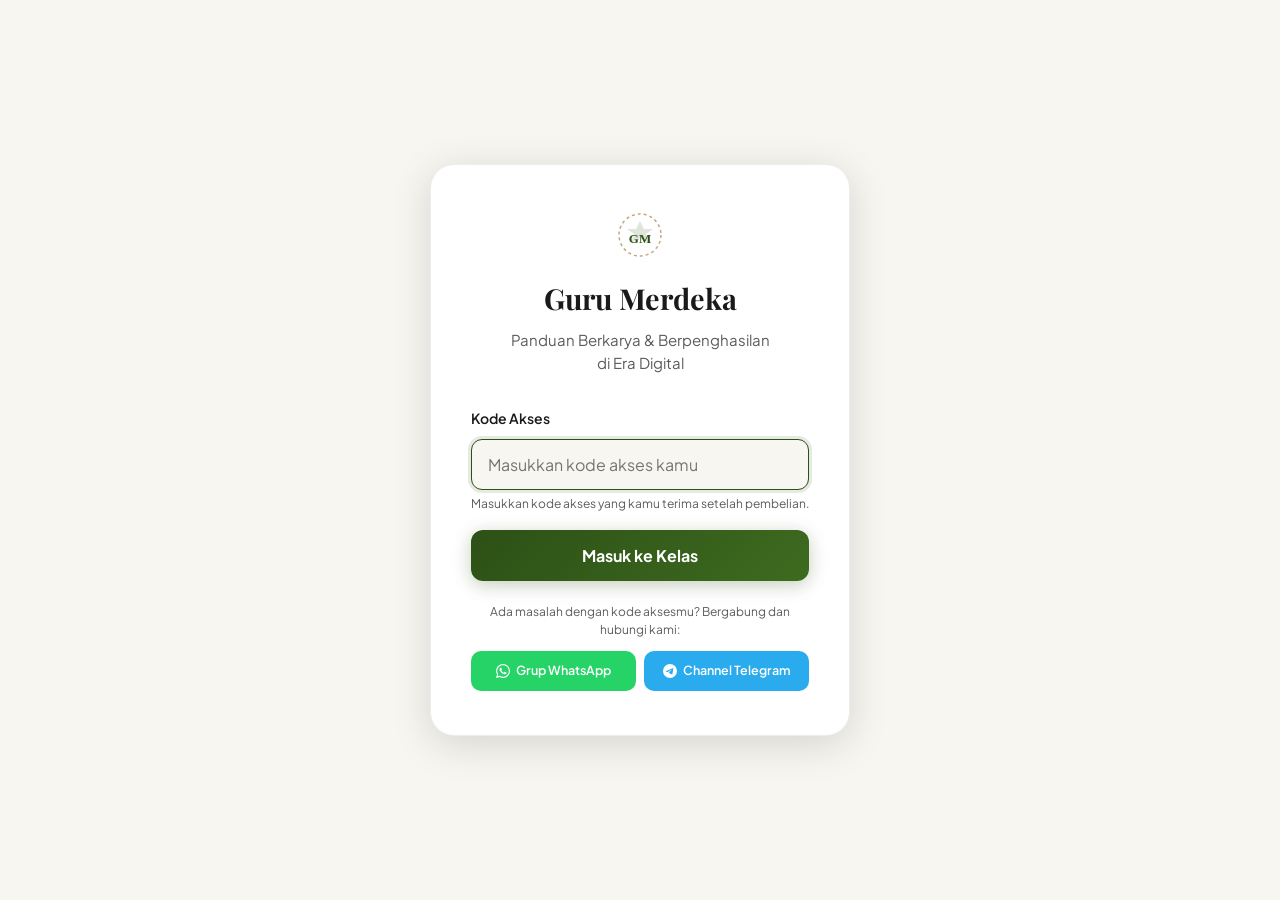
<file: index.html>
<!DOCTYPE html>
<html lang="id" data-theme="light">
<head>
  <meta charset="UTF-8" />
  <meta name="viewport" content="width=device-width, initial-scale=1.0" />
  <title>Guru Merdeka — Masuk</title>
  <link rel="icon" href="assets/logo.png" type="image/png" />
  <link rel="preconnect" href="https://fonts.googleapis.com" />
  <link rel="preconnect" href="https://fonts.gstatic.com" crossorigin />
  <link href="https://fonts.googleapis.com/css2?family=Playfair+Display:ital,wght@0,400;0,600;0,700;1,400&family=Plus+Jakarta+Sans:wght@300;400;500;600;700&family=Amiri:wght@400;700&display=swap" rel="stylesheet" />
  <link rel="stylesheet" href="./css/style.css" />
</head>
<body>
<div class="login-page">
  <div class="login-card">
    <div class="login-top">
      <!-- Ornament SVG -->
      <svg width="44" height="44" viewBox="0 0 44 44" fill="none" xmlns="http://www.w3.org/2000/svg" style="margin:0 auto 16px;display:block;">
        <circle cx="22" cy="22" r="21" stroke="#C4A882" stroke-width="1.5" fill="none" stroke-dasharray="3 3"/>
        <path d="M22 8 L26 16 L35 16 L28 21 L31 30 L22 25 L13 30 L16 21 L9 16 L18 16 Z" fill="#2D5016" opacity="0.15"/>
        <text x="22" y="27" font-family="Georgia" font-size="13" font-weight="700" fill="#2D5016" text-anchor="middle" dominant-baseline="middle">GM</text>
      </svg>
      <div class="login-logo-icon" style="display:none;">GM</div>
      <h1 class="login-title">Guru Merdeka</h1>
      <p class="login-subtitle">Panduan Berkarya &amp; Berpenghasilan<br/>di Era Digital</p>
    </div>

    <form id="loginForm" novalidate>
      <label class="form-label" for="pwInput">Kode Akses</label>
      <input
        type="password"
        id="pwInput"
        class="form-input"
        placeholder="Masukkan kode akses kamu"
        autocomplete="current-password"
        autofocus
        required
      />
      <p class="form-hint">Masukkan kode akses yang kamu terima setelah pembelian.</p>
      <button type="submit" class="btn-login">Masuk ke Kelas</button>
      <div class="login-error" id="loginError"></div>
    </form>

    <p class="login-footer-note">
      Ada masalah dengan kode aksesmu? Bergabung dan hubungi kami:
    </p>
    <div style="display:flex;gap:8px;margin-top:12px;">
      <a href="https://chat.whatsapp.com/KSIU2JBYXkm5t4EDBIy9WQ" target="_blank"
        style="flex:1;display:inline-flex;align-items:center;justify-content:center;gap:6px;padding:9px 10px;border-radius:10px;background:#25D366;color:#fff;font-size:12.5px;font-weight:600;text-decoration:none;font-family:var(--font-body);">
        <svg width="14" height="14" viewBox="0 0 24 24" fill="currentColor"><path d="M17.472 14.382c-.297-.149-1.758-.867-2.03-.967-.273-.099-.471-.148-.67.15-.197.297-.767.966-.94 1.164-.173.199-.347.223-.644.075-.297-.15-1.255-.463-2.39-1.475-.883-.788-1.48-1.761-1.653-2.059-.173-.297-.018-.458.13-.606.134-.133.298-.347.446-.52.149-.174.198-.298.298-.497.099-.198.05-.371-.025-.52-.075-.149-.669-1.612-.916-2.207-.242-.579-.487-.5-.669-.51-.173-.008-.371-.01-.57-.01-.198 0-.52.074-.792.372-.272.297-1.04 1.016-1.04 2.479 0 1.462 1.065 2.875 1.213 3.074.149.198 2.096 3.2 5.077 4.487.709.306 1.262.489 1.694.625.712.227 1.36.195 1.871.118.571-.085 1.758-.719 2.006-1.413.248-.694.248-1.289.173-1.413-.074-.124-.272-.198-.57-.347m-5.421 7.403h-.004a9.87 9.87 0 01-5.031-1.378l-.361-.214-3.741.982.998-3.648-.235-.374a9.86 9.86 0 01-1.51-5.26c.001-5.45 4.436-9.884 9.888-9.884 2.64 0 5.122 1.03 6.988 2.898a9.825 9.825 0 012.893 6.994c-.003 5.45-4.437 9.884-9.885 9.884m8.413-18.297A11.815 11.815 0 0012.05 0C5.495 0 .16 5.335.157 11.892c0 2.096.547 4.142 1.588 5.945L.057 24l6.305-1.654a11.882 11.882 0 005.683 1.448h.005c6.554 0 11.89-5.335 11.893-11.893a11.821 11.821 0 00-3.48-8.413z"/></svg>
        Grup WhatsApp
      </a>
      <a href="https://t.me/merdekajadiguru" target="_blank"
        style="flex:1;display:inline-flex;align-items:center;justify-content:center;gap:6px;padding:9px 10px;border-radius:10px;background:#2AABEE;color:#fff;font-size:12.5px;font-weight:600;text-decoration:none;font-family:var(--font-body);">
        <svg width="14" height="14" viewBox="0 0 24 24" fill="currentColor"><path d="M11.944 0A12 12 0 0 0 0 12a12 12 0 0 0 12 12 12 12 0 0 0 12-12A12 12 0 0 0 12 0a12 12 0 0 0-.056 0zm4.962 7.224c.1-.002.321.023.465.14a.506.506 0 0 1 .171.325c.016.093.036.306.02.472-.18 1.898-.962 6.502-1.36 8.627-.168.9-.499 1.201-.82 1.23-.696.065-1.225-.46-1.9-.902-1.056-.693-1.653-1.124-2.678-1.8-1.185-.78-.417-1.21.258-1.91.177-.184 3.247-2.977 3.307-3.23.007-.032.014-.15-.056-.212s-.174-.041-.249-.024c-.106.024-1.793 1.14-5.061 3.345-.48.33-.913.49-1.302.48-.428-.008-1.252-.241-1.865-.44-.752-.245-1.349-.374-1.297-.789.027-.216.325-.437.893-.663 3.498-1.524 5.83-2.529 6.998-3.014 3.332-1.386 4.025-1.627 4.476-1.635z"/></svg>
        Channel Telegram
      </a>
    </div>
  </div>
</div>

<script src="./js/config.js"></script>
<script src="./js/app.js"></script>
<script>initLogin();</script>
</body>
</html>
</file>
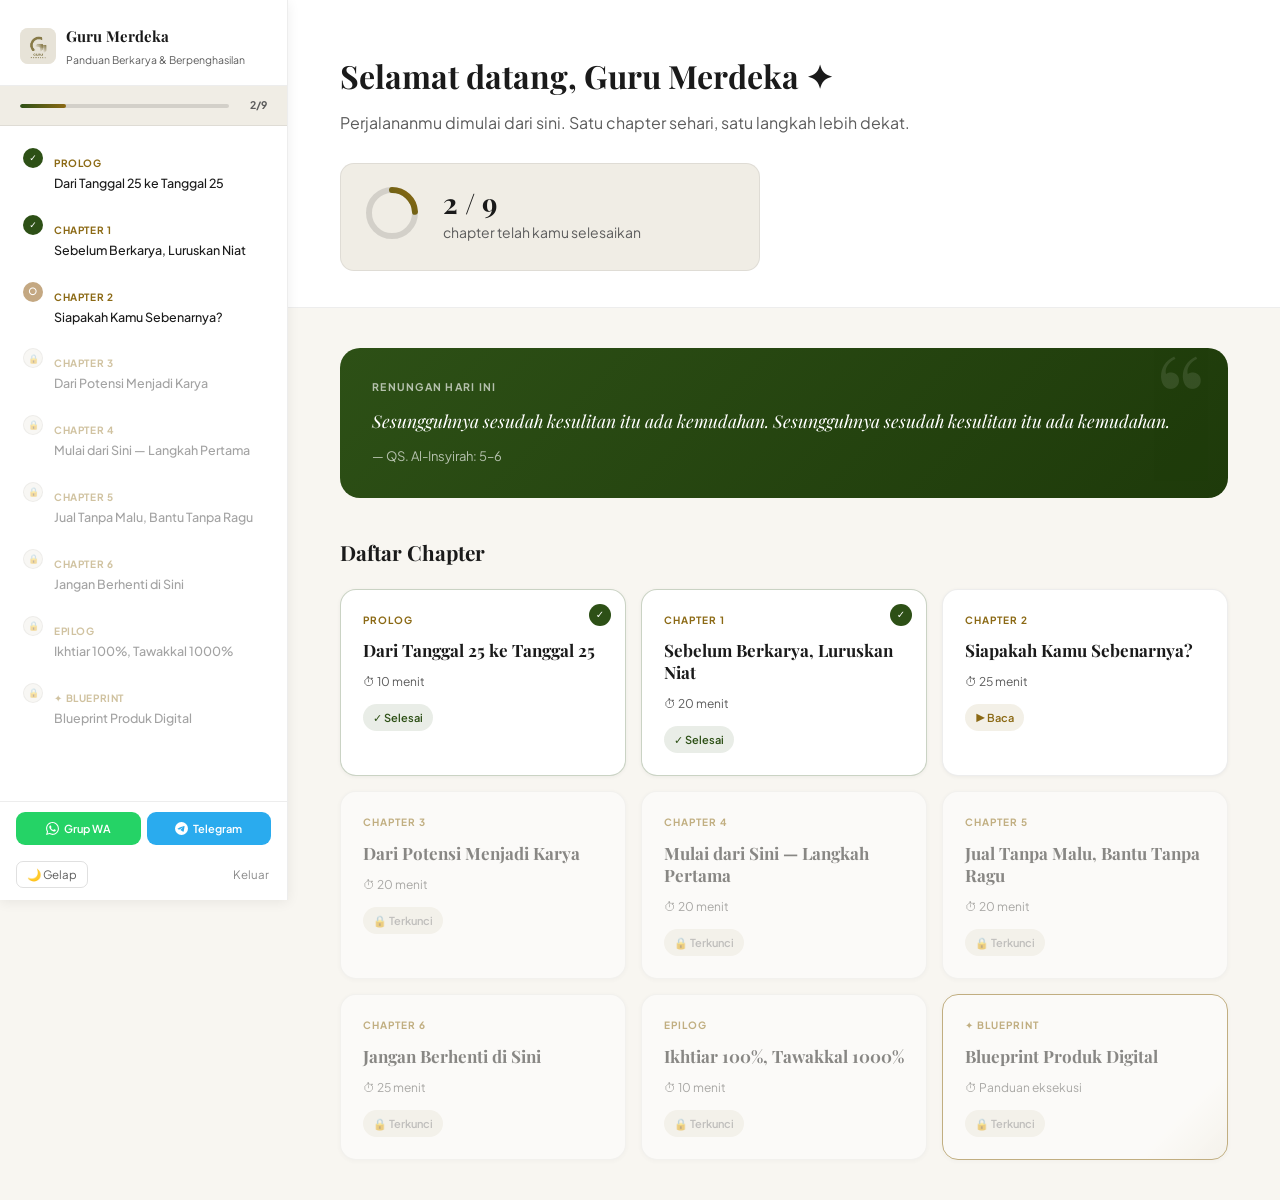
<file: __preview.html>
<!DOCTYPE html>
<html><head><script>
localStorage.setItem('gm_auth','1');
const p = {prolog:true,ch1:true};
localStorage.setItem('gm_progress', JSON.stringify(p));
window.location.replace('./dashboard.html');
</script></head><body></body></html>
</file>
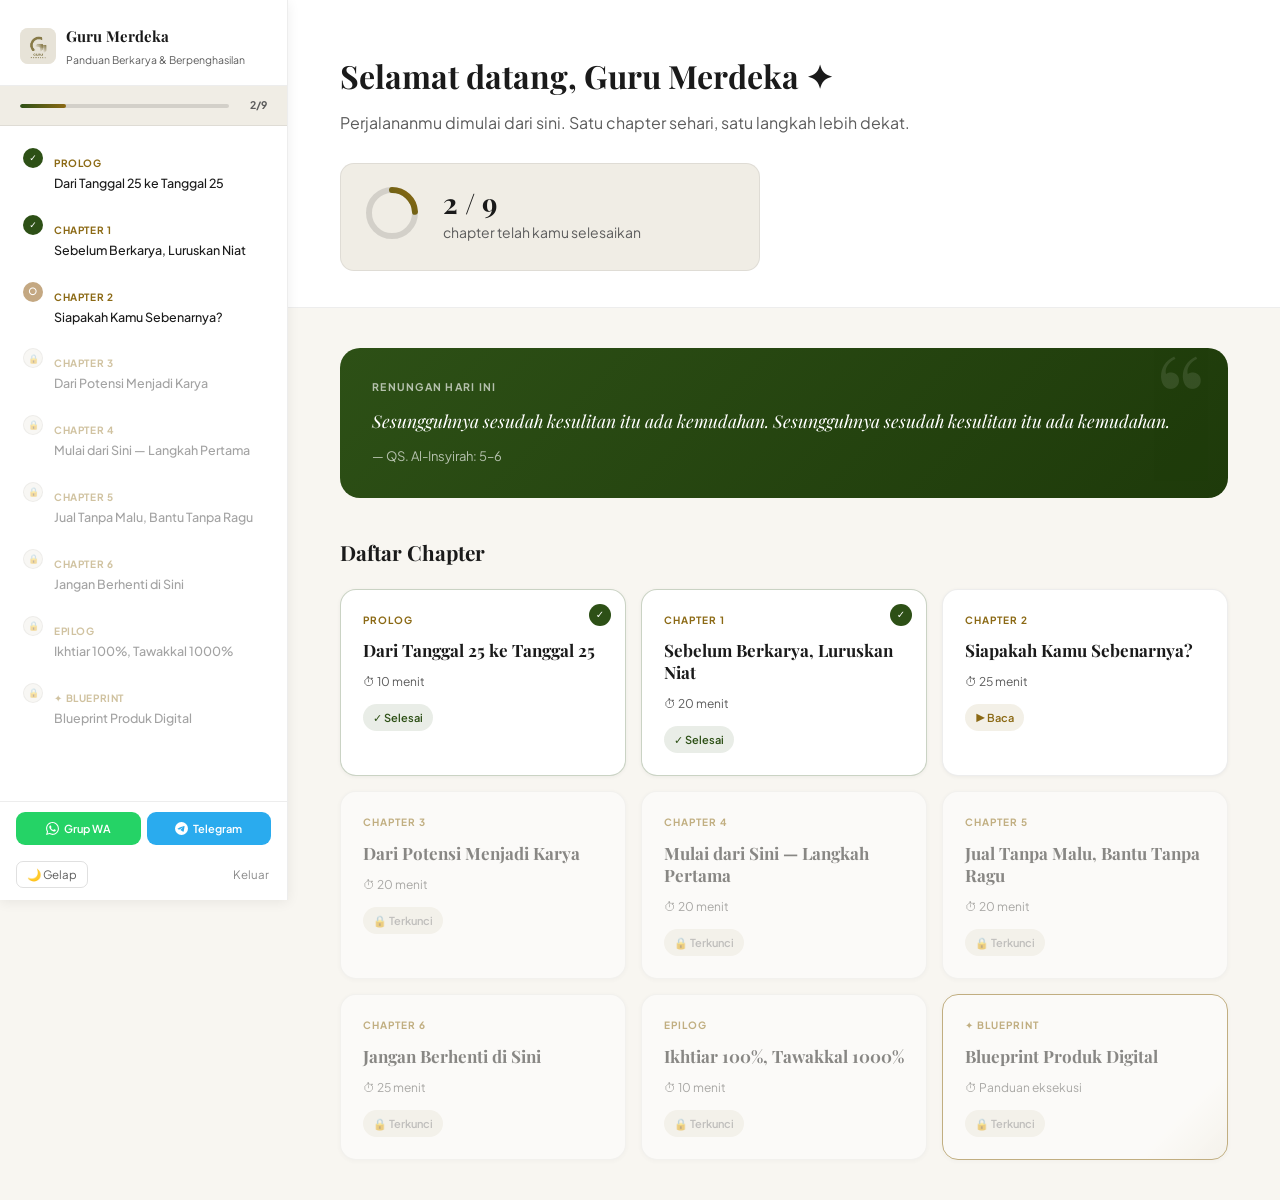
<file: dashboard.html>
<!DOCTYPE html>
<html lang="id" data-theme="light">
<head>
  <meta charset="UTF-8" />
  <meta name="viewport" content="width=device-width, initial-scale=1.0" />
  <title>Dashboard — Guru Merdeka</title>
  <link rel="icon" href="assets/logo.png" type="image/png" />
  <link rel="preconnect" href="https://fonts.googleapis.com" />
  <link rel="preconnect" href="https://fonts.gstatic.com" crossorigin />
  <link href="https://fonts.googleapis.com/css2?family=Playfair+Display:ital,wght@0,400;0,600;0,700;1,400&family=Plus+Jakarta+Sans:wght@300;400;500;600;700&family=Amiri:wght@400;700&display=swap" rel="stylesheet" />
  <link rel="stylesheet" href="./css/style.css" />
</head>
<body>
<div class="app-layout">

  <!-- Sidebar overlay (mobile) -->
  <div class="sidebar-overlay" id="sidebarOverlay"></div>

  <!-- ── SIDEBAR ── -->
  <aside class="sidebar" id="sidebar">
    <div class="sidebar-header">
      <a href="./dashboard.html" class="sidebar-logo">
        <img src="assets/logo.png" alt="Guru Merdeka" style="width:36px;height:36px;border-radius:8px;object-fit:contain;background:#F5F0E8;" />
        <span>
          <span class="sidebar-logo-text">Guru Merdeka</span>
          <span class="sidebar-logo-sub">Panduan Berkarya & Berpenghasilan</span>
        </span>
      </a>
    </div>

    <div class="sidebar-progress-row">
      <div class="sidebar-progress-bar">
        <div class="sidebar-progress-fill" id="sidebarProgressFill"></div>
      </div>
      <span class="sidebar-progress-text" id="sidebarProgressText">0/8</span>
    </div>

    <nav class="sidebar-nav" id="sidebarNav"></nav>

    <div class="sidebar-footer">
      <button class="btn-dark-mode" id="darkModeToggle">🌙 Gelap</button>
      <button class="btn-logout" id="logoutBtn">Keluar</button>
    </div>
  </aside>

  <!-- ── MAIN ── -->
  <main class="main-content">

    <!-- Mobile header -->
    <header class="mobile-header">
      <a href="./dashboard.html" class="mobile-logo">
        <img src="assets/logo.png" alt="GM" style="width:28px;height:28px;border-radius:7px;object-fit:contain;background:#F5F0E8;" />
        Guru Merdeka
      </a>
      <button class="hamburger-btn" id="sidebarToggle" aria-label="Buka menu">
        <span></span><span></span><span></span>
      </button>
    </header>

    <!-- Hero section -->
    <div class="dashboard-hero">
      <h1 class="dash-greeting">Selamat datang, Guru Merdeka ✦</h1>
      <p class="dash-tagline">Perjalananmu dimulai dari sini. Satu chapter sehari, satu langkah lebih dekat.</p>

      <div class="dash-progress-card">
        <div class="progress-circle-wrap">
          <svg viewBox="0 0 58 58">
            <defs>
              <linearGradient id="pg" x1="0" y1="0" x2="1" y2="1">
                <stop offset="0%" stop-color="#2D5016"/>
                <stop offset="100%" stop-color="#8B6914"/>
              </linearGradient>
            </defs>
            <circle class="pc-bg"   cx="29" cy="29" r="23"/>
            <circle class="pc-fill" cx="29" cy="29" r="23" id="progressCircleFill"
              stroke="url(#pg)"
              stroke-dasharray="144.51"
              stroke-dashoffset="144.51"/>
          </svg>
        </div>
        <div class="progress-text-wrap">
          <div class="progress-count-big" id="progressCountText">0 / 8</div>
          <div class="progress-label-sm">chapter telah kamu selesaikan</div>
        </div>
      </div>
    </div>

    <!-- Body -->
    <div class="dashboard-body">

      <!-- Daily Quote -->
      <div class="daily-quote-card">
        <p class="dq-label">Renungan Hari Ini</p>
        <p class="dq-text" id="dailyQuoteText"></p>
        <p class="dq-source" id="dailyQuoteSource"></p>
      </div>

      <h2 class="section-heading">Daftar Chapter</h2>
      <div class="chapter-grid" id="chapterGrid"></div>

    </div>
  </main>
</div>

<script src="./js/config.js"></script>
<script src="./js/app.js"></script>
<script>initDashboard();</script>
</body>
</html>
</file>
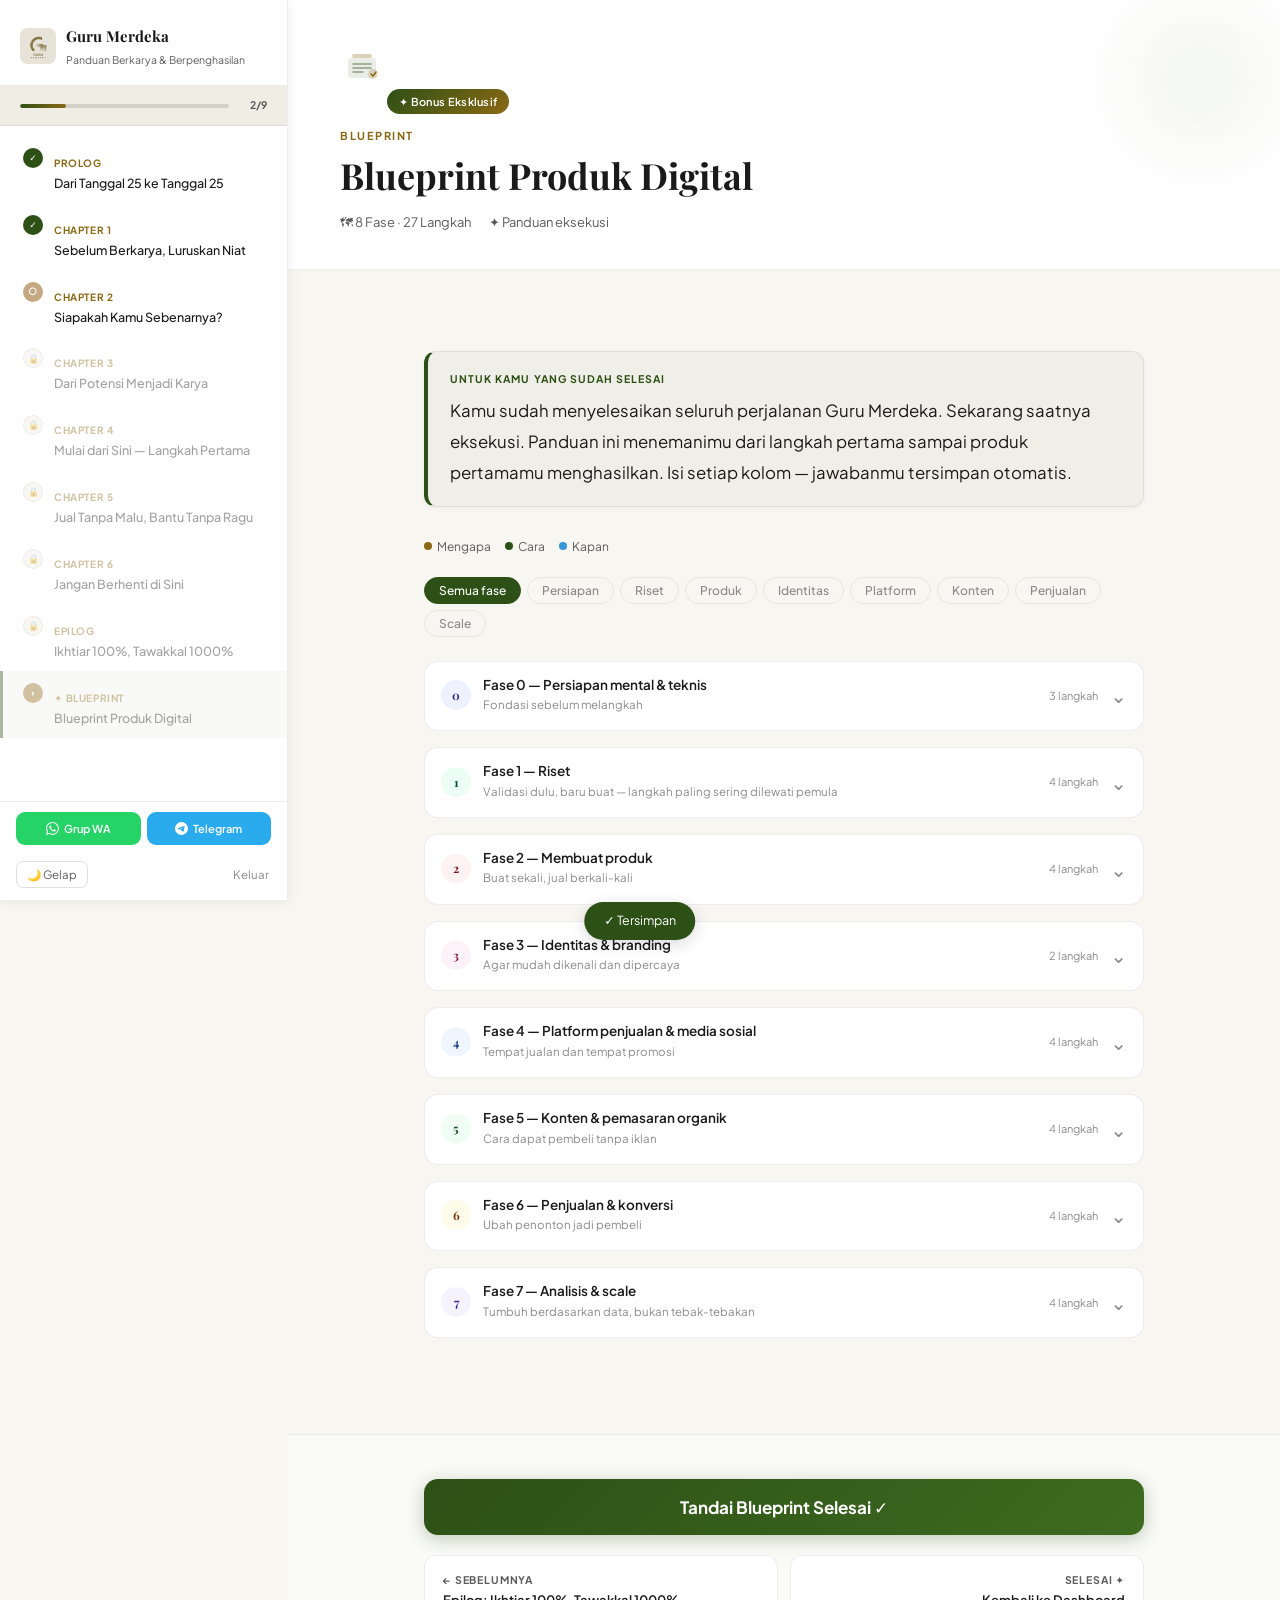
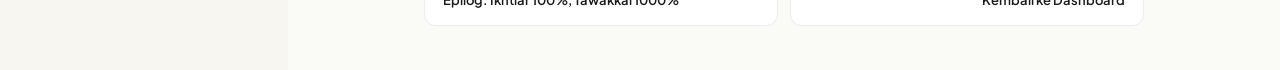
<file: chapters/blueprint.html>
<!DOCTYPE html>
<html lang="id" data-theme="light">
<head>
  <meta charset="UTF-8" />
  <meta name="viewport" content="width=device-width, initial-scale=1.0" />
  <title>Blueprint Produk Digital — Guru Merdeka</title>
  <link rel="icon" href="../assets/logo.png" type="image/png" />
  <link rel="preconnect" href="https://fonts.googleapis.com" />
  <link rel="preconnect" href="https://fonts.gstatic.com" crossorigin />
  <link href="https://fonts.googleapis.com/css2?family=Playfair+Display:ital,wght@0,400;0,600;0,700;1,400&family=Plus+Jakarta+Sans:wght@300;400;500;600;700&family=Amiri:ital,wght@0,400;0,700;1,400&display=swap" rel="stylesheet" />
  <link rel="stylesheet" href="../css/style.css" />

  <style>
    /* ── Blueprint tambahan — di atas style.css GM ── */

    .bp-tabs {
      display: flex;
      gap: 6px;
      flex-wrap: wrap;
      margin-bottom: 1.5rem;
    }
    .bp-tab {
      padding: 5px 14px;
      font-size: 12px;
      font-family: var(--font-body);
      font-weight: 500;
      border: 1px solid var(--border);
      border-radius: 999px;
      cursor: pointer;
      background: transparent;
      color: var(--text-muted);
      transition: all .15s;
    }
    .bp-tab:hover { border-color: var(--primary); color: var(--primary); }
    .bp-tab.active { background: var(--primary); color: #fff; border-color: var(--primary); }

    .phase-card {
      border: 1px solid var(--border);
      border-radius: 14px;
      margin-bottom: 1rem;
      overflow: hidden;
      background: var(--surface);
    }
    .phase-header {
      display: flex;
      align-items: center;
      gap: .75rem;
      padding: .875rem 1rem;
      cursor: pointer;
      border-bottom: 1px solid transparent;
      transition: border-color .15s;
      user-select: none;
    }
    .phase-header.open { border-color: var(--border); }
    .phase-num {
      width: 30px; height: 30px;
      border-radius: 50%;
      display: flex; align-items: center; justify-content: center;
      font-size: 12px; font-weight: 700;
      flex-shrink: 0;
      font-family: var(--font-display);
    }
    .phase-info { flex: 1; min-width: 0; }
    .phase-title {
      font-size: 13.5px; font-weight: 600;
      color: var(--text-primary); line-height: 1.3;
    }
    .phase-sub { font-size: 11.5px; color: var(--text-muted); margin-top: 2px; }
    .phase-count { font-size: 11px; color: var(--text-muted); flex-shrink: 0; }
    .phase-chevron {
      font-size: 20px; color: var(--text-muted);
      flex-shrink: 0; transition: transform .2s; line-height: 1;
      font-style: normal;
    }
    .phase-chevron.open { transform: rotate(180deg); }

    .phase-body { display: none; }
    .phase-body.open { display: block; }

    .step-row {
      padding: .875rem 1rem;
      border-bottom: 1px solid var(--border);
    }
    .step-row:last-child { border-bottom: none; }

    .step-heading {
      display: flex; align-items: flex-start;
      gap: .5rem; margin-bottom: .5rem;
    }
    .step-icon { font-size: 16px; flex-shrink: 0; margin-top: 1px; }
    .step-label {
      font-size: 13.5px; font-weight: 600;
      color: var(--text-primary); line-height: 1.35;
    }
    .step-what {
      font-size: 13px; color: var(--text-secondary);
      line-height: 1.65; margin-bottom: .625rem;
    }

    .step-pills { display: flex; flex-wrap: wrap; gap: 5px; margin-bottom: .625rem; }
    .pill {
      font-size: 11.5px; padding: 3px 10px;
      border-radius: 999px; line-height: 1.5;
    }
    .pill-why { background: rgba(139,105,20,.1); color: var(--secondary); }
    .pill-how { background: rgba(45,80,22,.08); color: var(--primary); }
    .pill-when { background: rgba(52,152,219,.1); color: #2980b9; }

    [data-theme="dark"] .pill-why { background: rgba(139,105,20,.2); }
    [data-theme="dark"] .pill-how { background: rgba(45,80,22,.2); }
    [data-theme="dark"] .pill-when { background: rgba(52,152,219,.15); color: #74b9e8; }

    .tools-wrap { margin-bottom: .625rem; }
    .tools-label {
      font-size: 11px; color: var(--text-muted);
      font-weight: 600; margin-bottom: 5px;
      text-transform: uppercase; letter-spacing: .4px;
    }
    .tools-list { display: flex; flex-wrap: wrap; gap: 5px; }
    .tool-chip {
      display: inline-flex; align-items: center; gap: 4px;
      font-size: 12px; padding: 4px 10px;
      border-radius: 8px;
      border: 1px solid var(--primary);
      color: var(--primary);
      text-decoration: none;
      background: transparent;
      transition: all .15s;
      font-family: var(--font-body);
    }
    .tool-chip:hover { background: var(--primary); color: #fff; }

    .action-box {
      background: var(--bg, #FAFAF8);
      border: 1px solid var(--border);
      border-left: 3px solid var(--primary);
      border-radius: 8px;
      padding: .625rem .75rem;
      margin-top: 4px;
    }
    [data-theme="dark"] .action-box { background: rgba(255,255,255,.03); }
    .action-label {
      font-size: 10.5px; font-weight: 700;
      color: var(--primary);
      text-transform: uppercase; letter-spacing: .5px;
      margin-bottom: 5px;
    }
    .action-input {
      width: 100%; border: none; background: transparent;
      font-family: var(--font-body); font-size: 13px;
      color: var(--text-primary); resize: vertical;
      min-height: 52px; outline: none; line-height: 1.6;
    }
    .action-input::placeholder { color: var(--text-muted); font-style: italic; }

    .bp-legend {
      display: flex; gap: .875rem; flex-wrap: wrap;
      margin-bottom: 1.25rem;
    }
    .legend-item {
      display: flex; align-items: center; gap: 5px;
      font-size: 12px; color: var(--text-secondary);
    }
    .legend-dot { width: 8px; height: 8px; border-radius: 50%; }

    .save-toast {
      position: fixed; bottom: 1.25rem; left: 50%;
      transform: translateX(-50%) translateY(60px);
      background: var(--primary); color: #fff;
      font-size: 12.5px; padding: .5rem 1.25rem;
      border-radius: 999px;
      box-shadow: 0 4px 16px rgba(0,0,0,.15);
      transition: transform .25s cubic-bezier(.34,1.56,.64,1);
      z-index: 999; white-space: nowrap;
      font-family: var(--font-body);
    }
    .save-toast.show { transform: translateX(-50%) translateY(0); }

    .bp-bonus-badge {
      display: inline-flex; align-items: center; gap: 5px;
      background: linear-gradient(135deg, var(--primary), var(--secondary));
      color: #fff; font-size: 11px; font-weight: 600;
      padding: 3px 12px; border-radius: 999px;
      letter-spacing: .3px; margin-bottom: .75rem;
    }
  </style>
</head>
<body>
<div class="reading-progress"></div>
<div class="app-layout">

  <div class="sidebar-overlay" id="sidebarOverlay"></div>
  <aside class="sidebar" id="sidebar">
    <div class="sidebar-header">
      <a href="../dashboard.html" class="sidebar-logo">
        <img src="../assets/logo.png" alt="Guru Merdeka" style="width:36px;height:36px;border-radius:8px;object-fit:contain;background:#F5F0E8;" />
        <span><span class="sidebar-logo-text">Guru Merdeka</span><span class="sidebar-logo-sub">Panduan Berkarya & Berpenghasilan</span></span>
      </a>
    </div>
    <div class="sidebar-progress-row">
      <div class="sidebar-progress-bar"><div class="sidebar-progress-fill" id="sidebarProgressFill"></div></div>
      <span class="sidebar-progress-text" id="sidebarProgressText">0/9</span>
    </div>
    <nav class="sidebar-nav" id="sidebarNav"></nav>
    <div class="sidebar-footer">
      <button class="btn-dark-mode" id="darkModeToggle">🌙 Gelap</button>
      <button class="btn-logout" id="logoutBtn">Keluar</button>
    </div>
  </aside>

  <main class="main-content">
    <header class="mobile-header">
      <a href="../dashboard.html" class="mobile-logo">
        <img src="../assets/logo.png" alt="GM" style="width:28px;height:28px;border-radius:7px;object-fit:contain;background:#F5F0E8;" />
        Guru Merdeka
      </a>
      <button class="hamburger-btn" id="sidebarToggle"><span></span><span></span><span></span></button>
    </header>

    <!-- Chapter header — sama persis dengan chapter lain -->
    <div class="chapter-header">
      <svg class="chapter-ornament" viewBox="0 0 44 44" fill="none" xmlns="http://www.w3.org/2000/svg">
        <rect x="8" y="14" width="28" height="20" rx="3" fill="#2D5016" opacity="0.1"/>
        <rect x="12" y="10" width="20" height="4" rx="2" fill="#8B6914" opacity="0.3"/>
        <line x1="13" y1="20" x2="31" y2="20" stroke="#2D5016" stroke-width="1.5" stroke-linecap="round" opacity="0.5"/>
        <line x1="13" y1="24" x2="31" y2="24" stroke="#2D5016" stroke-width="1.5" stroke-linecap="round" opacity="0.5"/>
        <line x1="13" y1="28" x2="23" y2="28" stroke="#2D5016" stroke-width="1.5" stroke-linecap="round" opacity="0.5"/>
        <circle cx="33" cy="30" r="5" fill="#8B6914" opacity="0.2"/>
        <path d="M31 30 L33 32 L36 28" stroke="#8B6914" stroke-width="1.5" stroke-linecap="round" stroke-linejoin="round"/>
      </svg>
      <div class="bp-bonus-badge">✦ Bonus Eksklusif</div>
      <p class="chapter-number">Blueprint</p>
      <h1 class="chapter-title">Blueprint Produk Digital</h1>
      <div class="chapter-meta">
        <span class="chapter-meta-item">🗺 8 Fase · 27 Langkah</span>
        <span class="chapter-meta-item">✦ Panduan eksekusi</span>
      </div>
    </div>

    <div class="chapter-body">
      <div class="content-wrap">

        <div class="callout tip">
          <div class="callout-label">Untuk kamu yang sudah selesai</div>
          <p>Kamu sudah menyelesaikan seluruh perjalanan Guru Merdeka. Sekarang saatnya eksekusi. Panduan ini menemanimu dari langkah pertama sampai produk pertamamu menghasilkan. Isi setiap kolom — jawabanmu tersimpan otomatis.</p>
        </div>

        <!-- Legend -->
        <div class="bp-legend">
          <div class="legend-item"><div class="legend-dot" style="background:var(--secondary)"></div> Mengapa</div>
          <div class="legend-item"><div class="legend-dot" style="background:var(--primary)"></div> Cara</div>
          <div class="legend-item"><div class="legend-dot" style="background:#3498db"></div> Kapan</div>
        </div>

        <!-- Filter tabs -->
        <div class="bp-tabs" id="bpTabs">
          <button class="bp-tab active" data-filter="all">Semua fase</button>
          <button class="bp-tab" data-filter="0">Persiapan</button>
          <button class="bp-tab" data-filter="1">Riset</button>
          <button class="bp-tab" data-filter="2">Produk</button>
          <button class="bp-tab" data-filter="3">Identitas</button>
          <button class="bp-tab" data-filter="4">Platform</button>
          <button class="bp-tab" data-filter="5">Konten</button>
          <button class="bp-tab" data-filter="6">Penjualan</button>
          <button class="bp-tab" data-filter="7">Scale</button>
        </div>

        <!-- Phase cards rendered by JS -->
        <div id="bpPhases"></div>

      </div>
    </div>

    <footer class="chapter-footer">
      <div class="content-wrap">
        <button class="complete-btn" id="markCompleteBtn">Tandai Blueprint Selesai ✓</button>
        <div class="chapter-nav">
          <a href="./epilog.html" class="chapter-nav-btn">
            <span class="nav-dir-label">← Sebelumnya</span>
            <span class="nav-chapter-title">Epilog: Ikhtiar 100%, Tawakkal 1000%</span>
          </a>
          <a href="../dashboard.html" class="chapter-nav-btn dir-next">
            <span class="nav-dir-label">Selesai ✦</span>
            <span class="nav-chapter-title">Kembali ke Dashboard</span>
          </a>
        </div>
      </div>
    </footer>

  </main>
</div>

<!-- Completion overlay -->
<div class="completion-overlay" id="completionOverlay">
  <div class="completion-card">
    <div class="completion-icon" style="font-size:26px;">✦</div>
    <h2 class="completion-title">MasyaAllah, Selesai!</h2>
    <p class="completion-text">Blueprint sudah di tanganmu. Langkah selanjutnya hanya satu: mulai. Bukan sempurna — tapi mulai. Barakallahu fiik.</p>
    <div class="completion-actions">
      <a href="../dashboard.html" class="btn-next-chapter">Kembali ke Dashboard</a>
      <button class="btn-close-overlay" data-close-overlay>Tetap di halaman ini</button>
    </div>
  </div>
</div>

<!-- Save toast -->
<div class="save-toast" id="saveToast">✓ Tersimpan</div>

<script src="../js/config.js"></script>
<script src="../js/app.js"></script>

<script>
/* ── Blueprint data ── */
const BP = [
  { id:0, color:'#4F46E5', bg:'#EEF2FF', tc:'#312E81', title:'Fase 0 — Persiapan mental & teknis', sub:'Fondasi sebelum melangkah', steps:[
    { icon:'🎯', label:'Tentukan jenis produk digital', what:'Pilih salah satu: ebook/PDF, template (Notion, Canva, Word), preset/filter, video kursus, audio, software/plugin, atau bundel. Setiap jenis punya cara buat dan cara jual yang berbeda.', why:'Tanpa keputusan ini kamu akan terus memulai dan tidak pernah selesai.', how:'Tulis di kertas: "Saya akan membuat ___." Satu produk dulu, sampai selesai dan terjual.', when:'Sebelum apapun dimulai', tools:[], key:'gm-bp-f0-s1', ph:'Produk yang akan saya buat pertama: ___' },
    { icon:'💻', label:'Buat akun wajib', what:'Email bisnis terpisah dari email pribadi, Google Account untuk Drive dan Analytics, dan akun platform pembayaran.', why:'Semua tools dan platform membutuhkan ini sebagai fondasi. Kalau belum ada kamu akan tersangkut di tengah jalan.', how:'Buat email dengan format: namamu.bisnis@gmail.com — pisahkan dari email pribadi agar lebih profesional.', when:'Hari pertama', tools:[{n:'Gmail',u:'https://gmail.com'},{n:'Google Drive',u:'https://drive.google.com'}], key:'gm-bp-f0-s2', ph:'Email bisnisku: ___' },
    { icon:'📁', label:'Buat struktur folder kerja', what:'Lima folder utama: Riset, Desain, Produk-Final, Konten-Marketing, Keuangan.', why:'Tanpa struktur yang jelas kamu akan buang 20–30% waktumu hanya untuk mencari file.', how:'Buat di Google Drive. Di dalam Produk-Final, buat subfolder per produk.', when:'Hari pertama', tools:[{n:'Google Drive',u:'https://drive.google.com'}], key:'gm-bp-f0-s3', ph:'Status folder: sudah / belum dibuat' }
  ]},
  { id:1, color:'#059669', bg:'#ECFDF5', tc:'#064E3B', title:'Fase 1 — Riset', sub:'Validasi dulu, baru buat — langkah paling sering dilewati pemula', steps:[
    { icon:'🔍', label:'Riset pasar — siapa yang akan membeli?', what:'Cari tahu: siapa target pembelimu, masalah apa yang mereka punya, apa yang sudah mereka beli sebelumnya, dan berapa harga yang mereka terima.', why:'Produk yang dibuat tanpa riset sering tidak laku. Bukan karena jelek — tapi karena tidak ada yang merasa butuh.', how:'Masuk ke grup Facebook, komentar YouTube, atau forum niche-mu. Catat kalimat keluhan atau pertanyaan yang sering muncul. Kata-kata mereka adalah ide produkmu.', when:'Sebelum membuat apapun', tools:[{n:'Facebook Groups',u:'https://facebook.com/groups'},{n:'Reddit',u:'https://reddit.com'},{n:'YouTube',u:'https://youtube.com'},{n:'Quora',u:'https://quora.com'}], key:'gm-bp-f1-s1', ph:'3 masalah terbesar target pasarku:\n1. ___\n2. ___\n3. ___' },
    { icon:'📈', label:'Riset tren — apakah topik ini sedang naik?', what:'Cek apakah topik produkmu sedang populer, mulai naik, atau justru menurun. Lebih baik masuk ke pasar yang sedang naik.', why:'Menjual produk di topik yang sedang tren = lebih mudah ditemukan dan lebih mudah viral secara organik.', how:'Ketik topik produkmu di Google Trends. Pilih rentang 12 bulan. Cari yang grafiknya naik atau stabil tinggi.', when:'Bersamaan dengan riset pasar', tools:[{n:'Google Trends',u:'https://trends.google.com'},{n:'Exploding Topics',u:'https://explodingtopics.com'},{n:'Answer The Public',u:'https://answerthepublic.com'}], key:'gm-bp-f1-s2', ph:'Tren topikku: naik / stabil / turun\nCatatan: ___' },
    { icon:'🏆', label:'Riset kompetitor — belajar dari yang sudah ada', what:'Cari 3–5 produk serupa yang sudah ada. Pelajari apa yang mereka jual, berapa harganya, dan apa kekurangan mereka (baca ulasan bintang 1–3).', why:'Kompetitor yang sudah sukses membuktikan bahwa pasar ada. Tugasmu cukup buat yang lebih baik atau berbeda sudut pandangnya.', how:'Cari di Tokopedia atau Gumroad. Baca semua ulasan negatif — itu adalah brief produkmu yang gratis.', when:'Sebelum menentukan format produk', tools:[{n:'Tokopedia',u:'https://tokopedia.com'},{n:'Gumroad',u:'https://gumroad.com'},{n:'TikTok Search',u:'https://www.tiktok.com/search'}], key:'gm-bp-f1-s3', ph:'Kekurangan kompetitor yang akan kuisi: ___' },
    { icon:'🔑', label:'Riset kata kunci — bagaimana orang mencari?', what:'Cari kata-kata yang diketik orang di Google saat mencari solusi yang produkmu selesaikan.', why:'Jika tidak tahu kata kunci yang dipakai pembeli, produkmu tidak akan ditemukan — sebagus apapun isinya.', how:'Masuk ke Google Keyword Planner. Ketik topikmu. Catat 5–10 kata kunci dengan volume tinggi dan persaingan rendah-sedang.', when:'Setelah riset pasar dan tren', tools:[{n:'Google Keyword Planner',u:'https://ads.google.com/home/tools/keyword-planner/'},{n:'Ubersuggest',u:'https://neilpatel.com/ubersuggest/'},{n:'Ahrefs Free',u:'https://ahrefs.com/keyword-generator'}], key:'gm-bp-f1-s4', ph:'5 kata kunci utamaku:\n1. ___\n2. ___\n3. ___\n4. ___\n5. ___' }
  ]},
  { id:2, color:'#DC2626', bg:'#FEF2F2', tc:'#7F1D1D', title:'Fase 2 — Membuat produk', sub:'Buat sekali, jual berkali-kali', steps:[
    { icon:'📐', label:'Tentukan format & outline produk', what:'Buat kerangka isi produk sebelum mulai mengerjakan. Untuk ebook: daftar bab. Untuk template: daftar halaman. Untuk kursus: daftar modul.', why:'Tanpa outline kamu akan kebingungan di tengah pengerjaan dan hasilnya tidak terstruktur.', how:'Bayangkan pembeli yang baru saja membeli — apa yang perlu mereka pelajari dari awal sampai akhir? Tulis itu berurutan.', when:'Sebelum mulai produksi', tools:[{n:'Google Docs',u:'https://docs.google.com'},{n:'Notion',u:'https://notion.so'}], key:'gm-bp-f2-s1', ph:'Outline produkku:\n1. ___\n2. ___\n3. ___' },
    { icon:'🎨', label:'Buat produk dengan tools yang tepat', what:'Pilih tools sesuai jenis produk: Canva untuk ebook/template visual, Notion untuk template digital, CapCut/DaVinci untuk video.', why:'Tools yang tepat membuat produk terlihat profesional tanpa perlu jago desain dari nol.', how:'Mulai dari template yang sudah ada di Canva atau Notion. Modifikasi warna, font, dan isi sesuai niche-mu.', when:'Setelah outline selesai', tools:[{n:'Canva',u:'https://canva.com'},{n:'Notion',u:'https://notion.so'},{n:'CapCut',u:'https://capcut.com'},{n:'Google Slides',u:'https://slides.google.com'}], key:'gm-bp-f2-s2', ph:'Tools yang kupakai: ___\nProgress: ___%' },
    { icon:'✅', label:'Review & uji coba produk', what:'Sebelum dijual, minta 2–3 orang dari target pasarmu untuk mencoba. Tanyakan: apakah mudah dipahami? Apa yang membingungkan? Apakah hasilnya sepadan?', why:'Kamu terlalu dekat dengan produkmu sendiri. Orang lain akan menemukan masalah yang tidak kamu lihat.', how:'Bagikan gratis ke 2–3 kenalan yang sesuai target pasar. Minta feedback jujur melalui form sederhana.', when:'Setelah produk selesai dibuat', tools:[{n:'Google Forms',u:'https://forms.google.com'}], key:'gm-bp-f2-s3', ph:'Feedback utama yang perlu diperbaiki:\n1. ___\n2. ___' },
    { icon:'📦', label:'Kemas produk untuk dijual', what:'Siapkan: file produk final (PDF/ZIP/link), deskripsi produk menarik, dan gambar thumbnail yang profesional.', why:'Kemasan yang baik meningkatkan persepsi nilai. Produk yang sama bisa dijual lebih mahal jika dikemas dengan baik.', how:'Ekspor ke format yang mudah diakses pembeli. Buat cover/thumbnail di Canva — gunakan template yang sudah ada.', when:'Sebelum setup platform penjualan', tools:[{n:'Canva',u:'https://canva.com'},{n:'Smallpdf',u:'https://smallpdf.com'}], key:'gm-bp-f2-s4', ph:'Format file final: ___\nUkuran file: ___' }
  ]},
  { id:3, color:'#DB2777', bg:'#FDF2F8', tc:'#831843', title:'Fase 3 — Identitas & branding', sub:'Agar mudah dikenali dan dipercaya', steps:[
    { icon:'🏷️', label:'Tentukan nama brand & produk', what:'Nama yang mudah diingat, mudah diucapkan, dan relevan dengan niche. Tidak harus kreatif — yang terpenting mudah dicari.', why:'Nama yang baik membantu orang mengingat dan merekomendasikanmu kepada orang lain.', how:'Brainstorm 10 nama. Cek di Google dan Instagram apakah sudah dipakai. Pilih yang belum ada.', when:'Setelah produk selesai di-outline', tools:[{n:'Namechk',u:'https://namechk.com'}], key:'gm-bp-f3-s1', ph:'Nama brandku: ___\nNama produkku: ___' },
    { icon:'🎨', label:'Buat identitas visual dasar', what:'Logo sederhana, 2 warna utama, dan 1 font yang konsisten dipakai di semua konten.', why:'Visual yang konsisten membangun kepercayaan. Orang yang sering melihat tampilan yang sama akan lebih mudah percaya.', how:'Di Canva, pilih 2 warna dan 1 font. Gunakan kombinasi yang sama di semua konten — konsistensi lebih penting dari kerumitan.', when:'Bersamaan dengan persiapan platform', tools:[{n:'Canva',u:'https://canva.com'},{n:'Coolors',u:'https://coolors.co'},{n:'Google Fonts',u:'https://fonts.google.com'}], key:'gm-bp-f3-s2', ph:'Warna utamaku: ___\nFont: ___' }
  ]},
  { id:4, color:'#2563EB', bg:'#EFF6FF', tc:'#1E3A8A', title:'Fase 4 — Platform penjualan & media sosial', sub:'Tempat jualan dan tempat promosi', steps:[
    { icon:'🛒', label:'Pilih & setup platform penjualan', what:'Platform untuk menerima pembayaran dan kirim produk otomatis. Pilihan: Gumroad (paling mudah untuk pemula), Trakteer, atau Lynk.id untuk pasar lokal.', why:'Tanpa platform kamu harus proses pesanan manual — tidak scalable dan rawan human error.', how:'Daftar di Gumroad (gratis). Isi profil, upload produk, set harga, aktifkan pembayaran.', when:'Setelah produk siap dikemas', tools:[{n:'Gumroad',u:'https://gumroad.com'},{n:'Trakteer',u:'https://trakteer.id'},{n:'Lynk.id',u:'https://lynk.id'},{n:'Tokopedia',u:'https://tokopedia.com'}], key:'gm-bp-f4-s1', ph:'Platform penjualanku: ___\nLink produk: ___' },
    { icon:'📱', label:'Pilih & setup satu media sosial utama', what:'Pilih SATU platform dulu. Jangan tersebar. Instagram untuk visual, TikTok untuk jangkauan organik, YouTube untuk edukasi panjang.', why:'Pemula yang fokus di satu platform jauh lebih cepat berkembang daripada yang menyebar ke mana-mana.', how:'Pilih platform di mana target pembelimu paling banyak. Setup profil: foto profesional dan bio yang jelas.', when:'Bersamaan dengan platform penjualan', tools:[{n:'Instagram',u:'https://instagram.com'},{n:'TikTok',u:'https://tiktok.com'},{n:'YouTube',u:'https://youtube.com'}], key:'gm-bp-f4-s2', ph:'Platform utamaku: ___\nHandle: @___' },
    { icon:'🔗', label:'Buat link hub (satu link, semua tujuan)', what:'Satu halaman yang berisi semua link penting: produk, media sosial, cara order. Ini yang ditaruh di bio semua platform.', why:'Setiap platform hanya izinkan 1 link di bio. Link hub memungkinkan kamu arahkan ke banyak tempat sekaligus.', how:'Daftar di Lynk.id. Tambahkan: link produk, Instagram, WhatsApp untuk order.', when:'Sebelum mulai posting konten', tools:[{n:'Lynk.id',u:'https://lynk.id'},{n:'Linktree',u:'https://linktr.ee'}], key:'gm-bp-f4-s3', ph:'Link bio-hub-ku: ___' },
    { icon:'📧', label:'Setup email list (mulai dari sekarang)', what:'Kumpulkan email calon pembeli dari awal. Email list adalah aset jangka panjang yang tidak bergantung pada algoritma platform manapun.', why:'Follower bisa hilang kapan saja jika platform berubah kebijakan. Email list adalah milikmu selamanya.', how:'Daftar di Mailchimp (gratis sampai 500 subscriber). Buat satu email sambutan otomatis.', when:'Segera setelah platform penjualan aktif', tools:[{n:'Mailchimp',u:'https://mailchimp.com'},{n:'Kit',u:'https://kit.com'}], key:'gm-bp-f4-s4', ph:'Jumlah subscriber emailku saat ini: ___' }
  ]},
  { id:5, color:'#16A34A', bg:'#F0FDF4', tc:'#14532D', title:'Fase 5 — Konten & pemasaran organik', sub:'Cara dapat pembeli tanpa iklan', steps:[
    { icon:'📅', label:'Buat kalender konten', what:'Rencanakan topik konten untuk 2–4 minggu ke depan. Setiap konten harus punya tujuan: edukasi, bangun kepercayaan, atau dorong pembelian.', why:'Konsistensi adalah kunci algoritma. Posting 3x seminggu secara konsisten lebih efektif dari 10 konten sekaligus lalu berhenti.', how:'Gunakan rumus 70-20-10: 70% konten edukatif, 20% testimoni/behind the scene, 10% promosi produk.', when:'Sebelum mulai posting, diperbarui tiap bulan', tools:[{n:'Google Sheets',u:'https://sheets.google.com'},{n:'Notion',u:'https://notion.so'}], key:'gm-bp-f5-s1', ph:'Jadwal postingku: ___ per minggu\nHari posting: ___' },
    { icon:'✍️', label:'Kuasai menulis hook yang menghentikan scroll', what:'3 detik pertama menentukan apakah orang berhenti atau terus scroll. Hook yang kuat dimulai dengan masalah, pertanyaan provokatif, atau angka mengejutkan.', why:'Konten terbaik sekalipun tidak akan dibaca jika openingnya membosankan.', how:'Template: "Kalau kamu [masalah target], ini yang harus kamu tahu..." atau "Saya habiskan [X] untuk belajar ini, supaya kamu tidak perlu."', when:'Setiap kali membuat konten', tools:[{n:'Claude',u:'https://claude.ai'},{n:'ChatGPT',u:'https://chat.openai.com'}], key:'gm-bp-f5-s2', ph:'Template hook andalanku: ___' },
    { icon:'🏷️', label:'Strategi hashtag & SEO konten', what:'Campuran 3 hashtag besar (1M+ postingan), 5 sedang (100K–1M), 5 niche (di bawah 100K). Masukkan kata kunci ke judul dan deskripsi konten berbasis teks.', why:'Hashtag dan kata kunci membantu kontenmu ditemukan orang yang belum mengenalmu sama sekali.', how:'Buat 3 set hashtag berbeda sesuai topik kontenmu. Rotasi penggunaannya setiap posting.', when:'Setiap kali posting', tools:[{n:'All Hashtag',u:'https://all-hashtag.com'},{n:'Flick',u:'https://flick.tech'}], key:'gm-bp-f5-s3', ph:'Set hashtag niche-ku:\n#___  #___  #___' },
    { icon:'🎁', label:'Buat lead magnet (produk gratis pemancing)', what:'Versi mini gratis dari produkmu. Jika jual ebook 100 halaman, buat PDF 5 halaman gratis. Minta email sebagai tukarannya.', why:'Orang lebih mudah memberikan email daripada uang. Setelah masuk email list, peluang beli jauh lebih tinggi.', how:'Ambil 1 bab terbaik dari produk utama. Ekspor ke PDF. Setup pengiriman otomatis via Mailchimp.', when:'Bersamaan dengan konten pertama', tools:[{n:'Canva',u:'https://canva.com'},{n:'Mailchimp',u:'https://mailchimp.com'}], key:'gm-bp-f5-s4', ph:'Lead magnetku: ___\nLink unduh: ___' }
  ]},
  { id:6, color:'#D97706', bg:'#FFFBEB', tc:'#78350F', title:'Fase 6 — Penjualan & konversi', sub:'Ubah penonton jadi pembeli', steps:[
    { icon:'💬', label:'Tulis deskripsi produk yang menjual', what:'Deskripsi produk bukan tentang fitur — tapi tentang transformasi. Bukan "ebook 50 halaman" tapi "setelah baca ini, kamu bisa [hasil nyata] meskipun [hambatan]."', why:'Pembeli membeli hasil, bukan produk. Tunjukkan kehidupan mereka setelah membeli.', how:'Gunakan struktur: Masalah → Solusi → Apa yang didapat → Siapa yang cocok → Harga → Ajakan beli.', when:'Saat setup halaman produk', tools:[{n:'Claude',u:'https://claude.ai'},{n:'Hemingway',u:'https://hemingwayapp.com'}], key:'gm-bp-f6-s1', ph:'Satu kalimat transformasi produkku:\n"Setelah ___, kamu bisa ___ meskipun ___."' },
    { icon:'💰', label:'Tentukan harga dengan benar', what:'Patokan untuk Indonesia: ebook pemula Rp35K–75K, template Rp50K–150K, kursus Rp100K–500K. Jangan hargai terlalu murah.', why:'Harga adalah sinyal kualitas. Harga terlalu rendah membuat pembeli bertanya-tanya ada apa.', how:'Lihat harga kompetitor. Kalikan biaya produksi dengan 10–20x untuk harga awal. Uji dan sesuaikan.', when:'Sebelum launch', tools:[{n:'Tokopedia (riset harga)',u:'https://tokopedia.com'}], key:'gm-bp-f6-s2', ph:'Harga produkku: Rp___\nAlasan penetapan harga ini: ___' },
    { icon:'🚀', label:'Launch pertama — buat momentum', what:'Umumkan 3–5 hari sebelumnya, tawarkan harga early bird (lebih murah 20–30%), dan minta dukungan orang terdekat untuk reshare.', why:'Penjualan dan engagement di hari pertama mempengaruhi seberapa banyak algoritma mendistribusikan kontenmu.', how:'Hari -5: umumkan. Hari -3: tease konten. Hari -1: countdown. Hari H: launch + update tiap jam. Hari +1: tampilkan feedback awal.', when:'Saat produk dan platform siap', tools:[{n:'Instagram Stories',u:'https://instagram.com'},{n:'WhatsApp Broadcast',u:'https://whatsapp.com'}], key:'gm-bp-f6-s3', ph:'Tanggal launchku: ___\nTarget penjualan hari pertama: ___' },
    { icon:'⭐', label:'Kumpulkan & tampilkan testimoni', what:'Setelah 5–10 pembeli pertama, minta feedback tertulis atau screenshot. Tampilkan di halaman produk dan konten media sosial.', why:'Testimoni menghilangkan keraguan calon pembeli. Ini adalah alat penjualan paling kuat yang tidak perlu dibayar.', how:'Kirim pesan personal ke pembeli awal. Tanya: "Apa yang paling membantu dari produk ini? Boleh saya tampilkan?"', when:'Setelah penjualan pertama', tools:[{n:'Canva (kartu testimoni)',u:'https://canva.com'}], key:'gm-bp-f6-s4', ph:'Testimoni pertama yang kudapat: ___' }
  ]},
  { id:7, color:'#7C3AED', bg:'#F5F3FF', tc:'#4C1D95', title:'Fase 7 — Analisis & scale', sub:'Tumbuh berdasarkan data, bukan tebak-tebakan', steps:[
    { icon:'📊', label:'Pasang & baca analytics', what:'Lacak: berapa orang melihat halaman produkmu, berapa yang beli (conversion rate), konten mana yang paling banyak mengirim pembeli, dan dari mana mereka datang.', why:'Tanpa data kamu tidak tahu apa yang bekerja. Kamu akan terus membuang waktu di tempat yang salah.', how:'Di Gumroad, baca dashboard analytics. Catat data tiap minggu di spreadsheet sederhana.', when:'Segera setelah launch, review mingguan', tools:[{n:'Google Analytics',u:'https://analytics.google.com'},{n:'Google Sheets',u:'https://sheets.google.com'}], key:'gm-bp-f7-s1', ph:'Conversion rate saat ini: ___%\nSumber traffic terbesar: ___' },
    { icon:'🔁', label:'Perkuat yang sudah terbukti bekerja', what:'Cari pola: konten jenis apa yang paling banyak menghasilkan penjualan? Platform mana paling efektif? Perkuat itu, bukan yang belum terbukti.', why:'Lebih efisien memperkuat yang sudah terbukti daripada terus bereksperimen dari nol.', how:'Ambil 3 konten terbaikmu. Buat 5 variasi dari masing-masing. Ulangi format yang paling sering berhasil.', when:'Setelah 30 hari pertama berjalan', tools:[{n:'Meta Business Suite',u:'https://business.facebook.com'},{n:'TikTok Studio',u:'https://studio.tiktok.com'}], key:'gm-bp-f7-s2', ph:'Format konten terbaikku: ___\nPlatform terbaikku: ___' },
    { icon:'➕', label:'Tambah produk atau buat versi premium', what:'Setelah produk pertama berjalan, buat: produk versi premium dengan harga lebih tinggi, bundel beberapa produk, atau produk lanjutan untuk pembeli yang sudah puas.', why:'Lebih mudah menjual ke pembeli yang sudah percaya daripada mencari pembeli baru terus-menerus.', how:'Tanya pembeli: "Setelah menggunakan [produk], tantangan apa yang kamu hadapi berikutnya?" Buat produk yang menjawab itu.', when:'Setelah 50+ penjualan pertama', tools:[{n:'Google Forms',u:'https://forms.google.com'}], key:'gm-bp-f7-s3', ph:'Ide produk keduaku: ___' },
    { icon:'📣', label:'Pertimbangkan iklan berbayar', what:'Jika sudah ada bukti penjualan organik dan margin cukup, pertimbangkan Meta Ads atau TikTok Ads untuk memperbesar jangkauan.', why:'Iklan mempercepat pertumbuhan — tapi hanya efektif jika produk dan halamanmu sudah terbukti mengkonversi secara organik.', how:'Mulai dengan budget kecil (Rp50K–100K/hari). Gunakan konten organik terbaikmu sebagai materi iklan. Uji 2–3 versi sekaligus.', when:'Setelah ada penjualan organik yang konsisten', tools:[{n:'Meta Ads Manager',u:'https://adsmanager.facebook.com'},{n:'TikTok Ads',u:'https://ads.tiktok.com'}], key:'gm-bp-f7-s4', ph:'Budget iklan pertamaku: Rp___ per hari' }
  ]}
];

function renderStep(s) {
  const tools = s.tools.length ? `
    <div class="tools-wrap">
      <div class="tools-label">Tools</div>
      <div class="tools-list">${s.tools.map(t=>`<a href="${t.u}" class="tool-chip" target="_blank" rel="noopener">↗ ${t.n}</a>`).join('')}</div>
    </div>` : '';
  return `
    <div class="step-row">
      <div class="step-heading"><span class="step-icon">${s.icon}</span><div class="step-label">${s.label}</div></div>
      <div class="step-what">${s.what}</div>
      <div class="step-pills"><span class="pill pill-why">Mengapa: ${s.why}</span></div>
      <div class="step-pills">
        <span class="pill pill-how">Cara: ${s.how}</span>
        <span class="pill pill-when">Kapan: ${s.when}</span>
      </div>
      ${tools}
      <div class="action-box">
        <div class="action-label">✏ Isimu di sini</div>
        <textarea class="action-input" data-key="${s.key}" placeholder="${s.ph}" rows="3" oninput="saveInput(this)"></textarea>
      </div>
    </div>`;
}

function renderPhases(filter) {
  const cont = document.getElementById('bpPhases');
  const list = filter === 'all' ? BP : BP.filter(p => p.id === parseInt(filter));
  cont.innerHTML = list.map(p => `
    <div class="phase-card">
      <div class="phase-header${filter!=='all'?' open':''}" id="ph-${p.id}" onclick="toggle(${p.id})">
        <div class="phase-num" style="background:${p.bg};color:${p.tc}">${p.id}</div>
        <div class="phase-info">
          <div class="phase-title">${p.title}</div>
          <div class="phase-sub">${p.sub}</div>
        </div>
        <span class="phase-count">${p.steps.length} langkah</span>
        <span class="phase-chevron${filter!=='all'?' open':''}" id="chev-${p.id}">⌄</span>
      </div>
      <div class="phase-body${filter!=='all'?' open':''}" id="pb-${p.id}">
        ${p.steps.map(renderStep).join('')}
      </div>
    </div>`).join('');
  restore();
}

function toggle(id) {
  document.getElementById('pb-'+id).classList.toggle('open');
  document.getElementById('ph-'+id).classList.toggle('open');
  document.getElementById('chev-'+id).classList.toggle('open');
}

document.getElementById('bpTabs').addEventListener('click', e => {
  const btn = e.target.closest('.bp-tab');
  if (!btn) return;
  document.querySelectorAll('.bp-tab').forEach(t => t.classList.remove('active'));
  btn.classList.add('active');
  renderPhases(btn.dataset.filter);
});

let toastT;
function saveInput(el) {
  localStorage.setItem(el.dataset.key, el.value);
  const toast = document.getElementById('saveToast');
  toast.classList.add('show');
  clearTimeout(toastT);
  toastT = setTimeout(() => toast.classList.remove('show'), 1800);
}

function restore() {
  document.querySelectorAll('.action-input[data-key]').forEach(el => {
    const v = localStorage.getItem(el.dataset.key);
    if (v) el.value = v;
  });
}

renderPhases('all');
initChapter('blueprint');
</script>
</body>
</html>
</file>
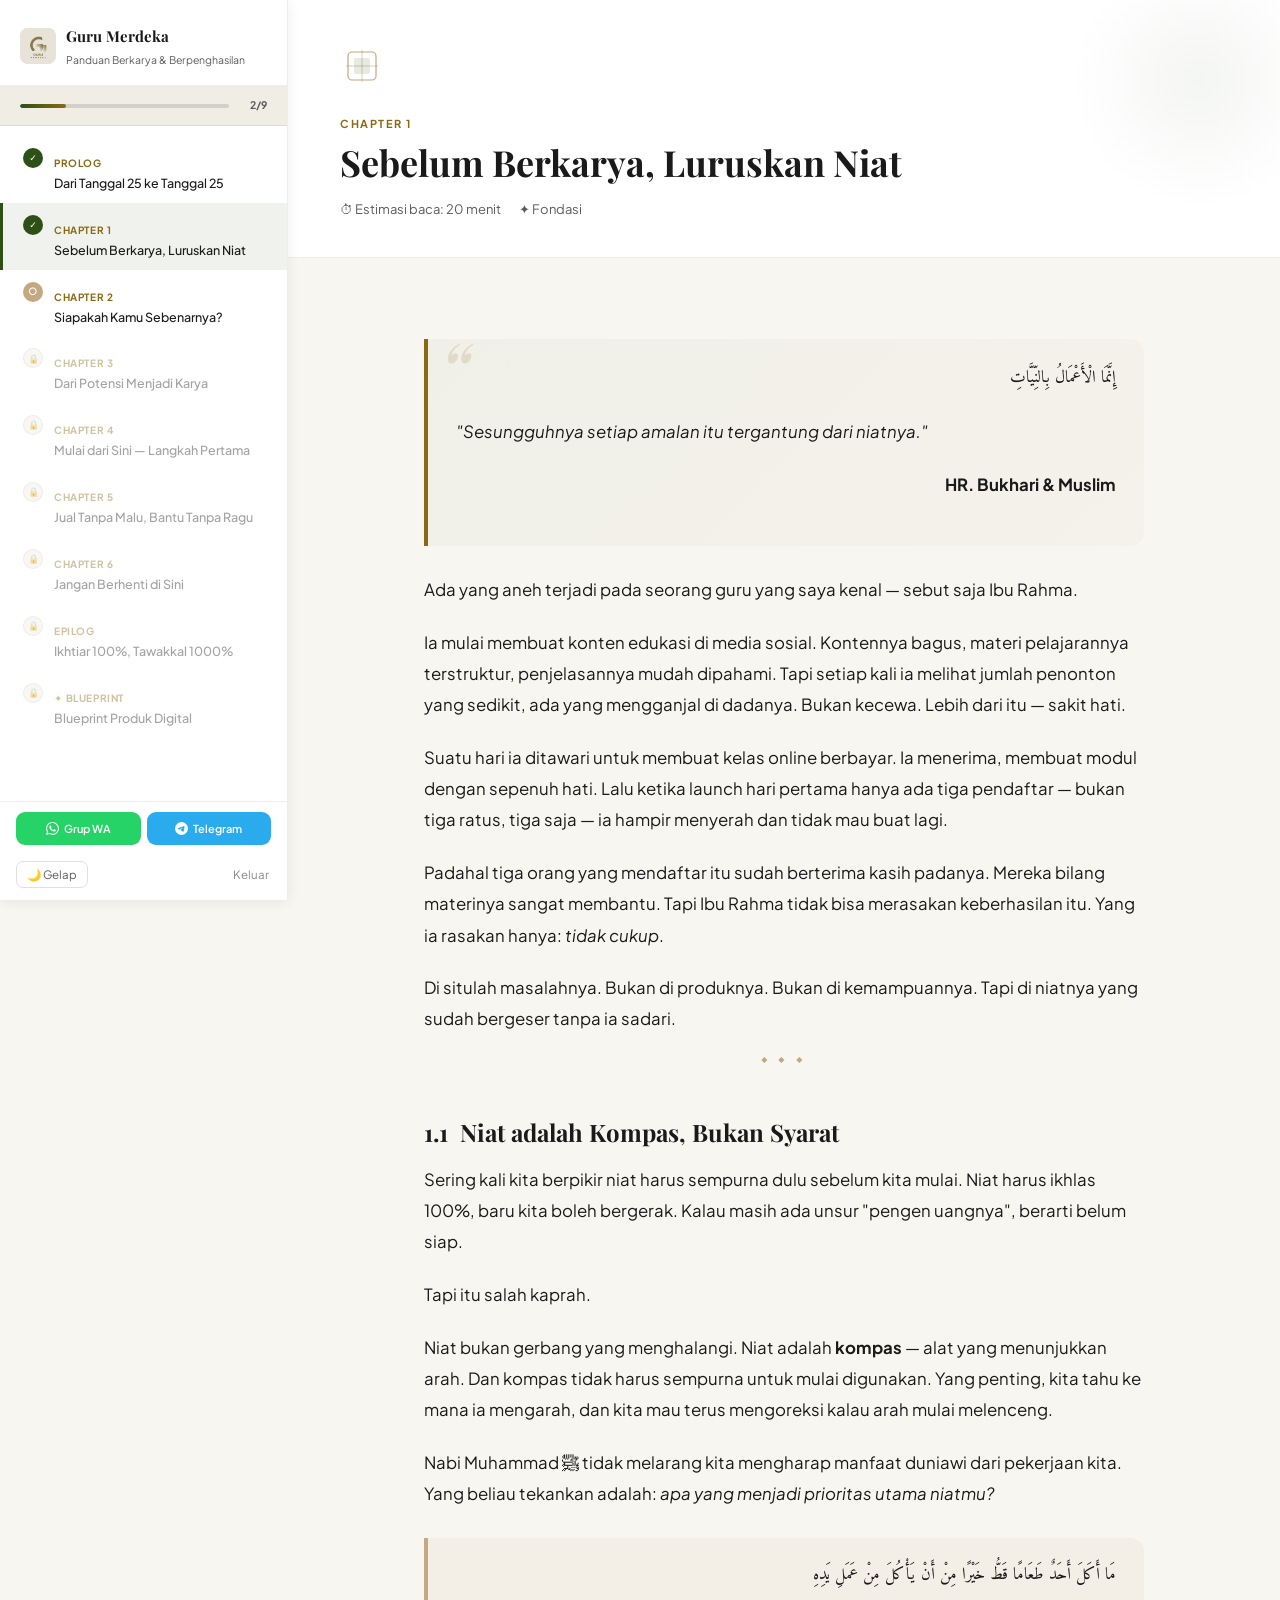
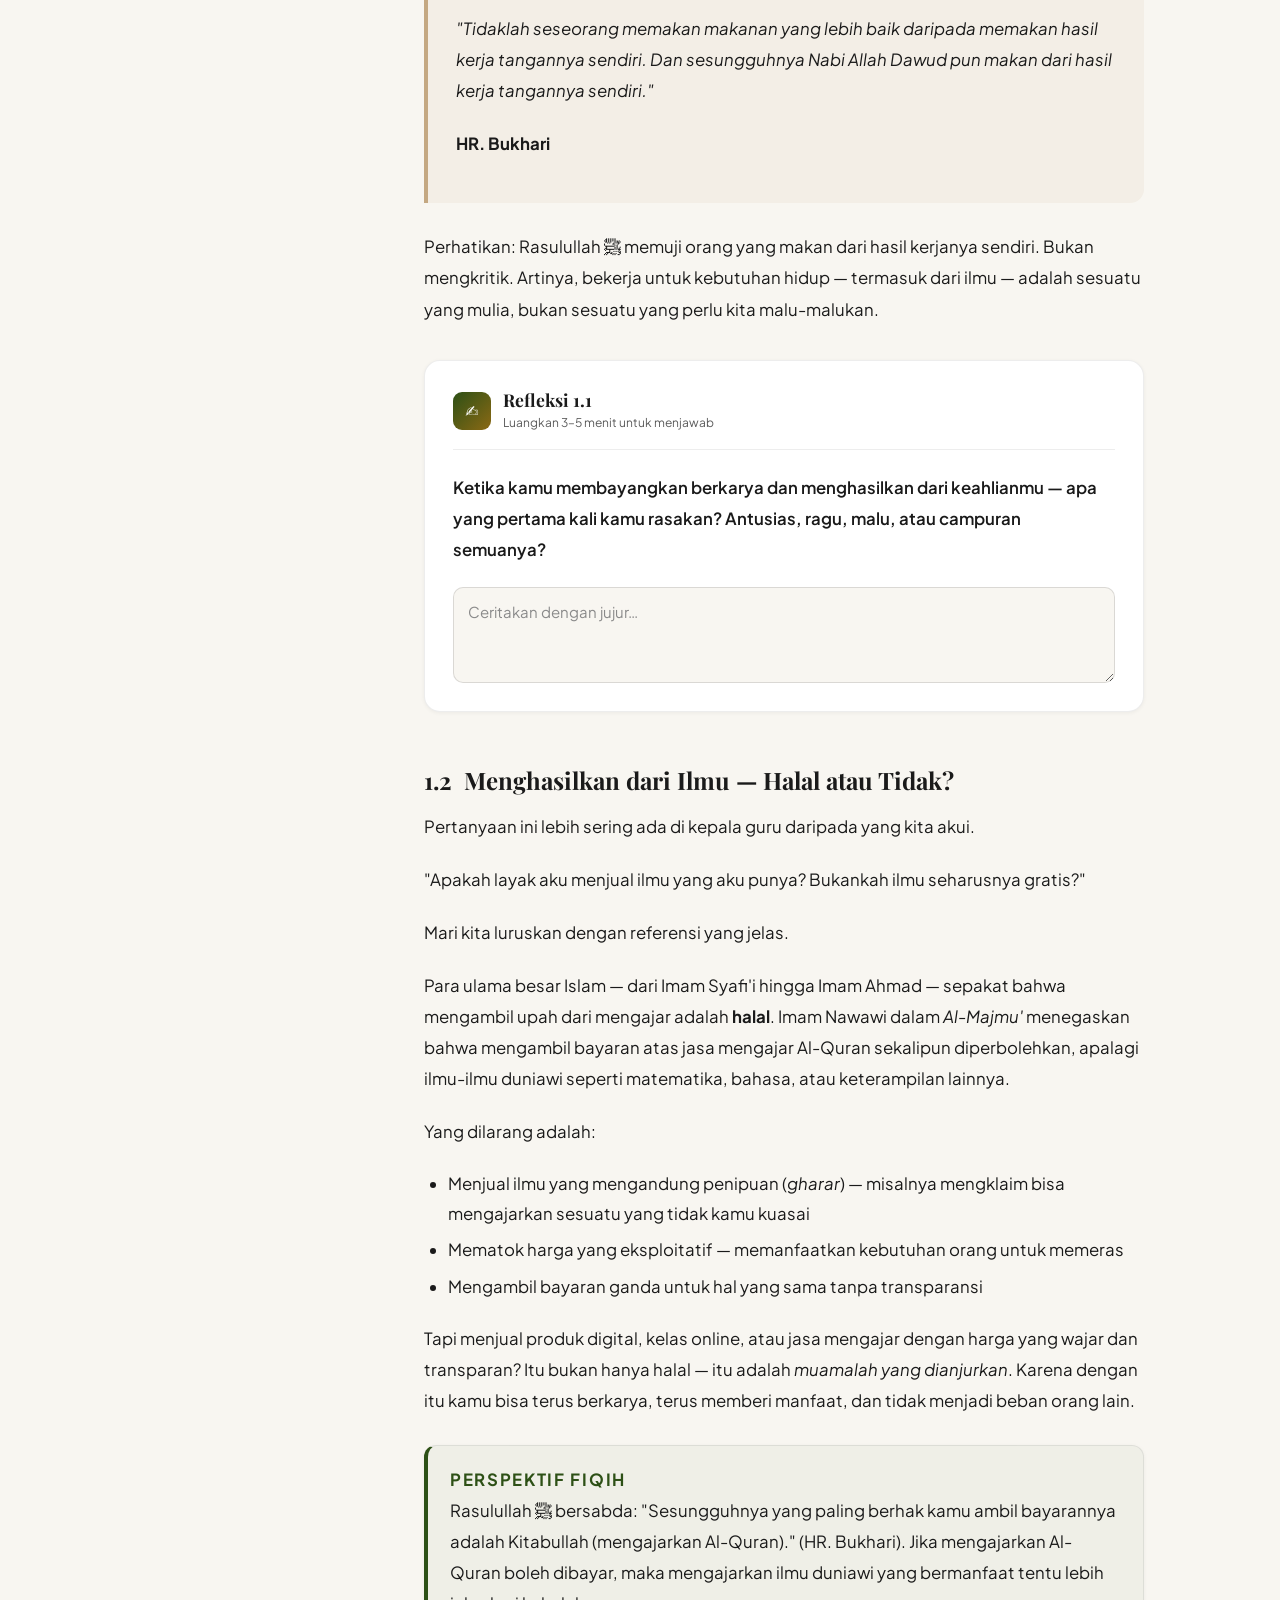
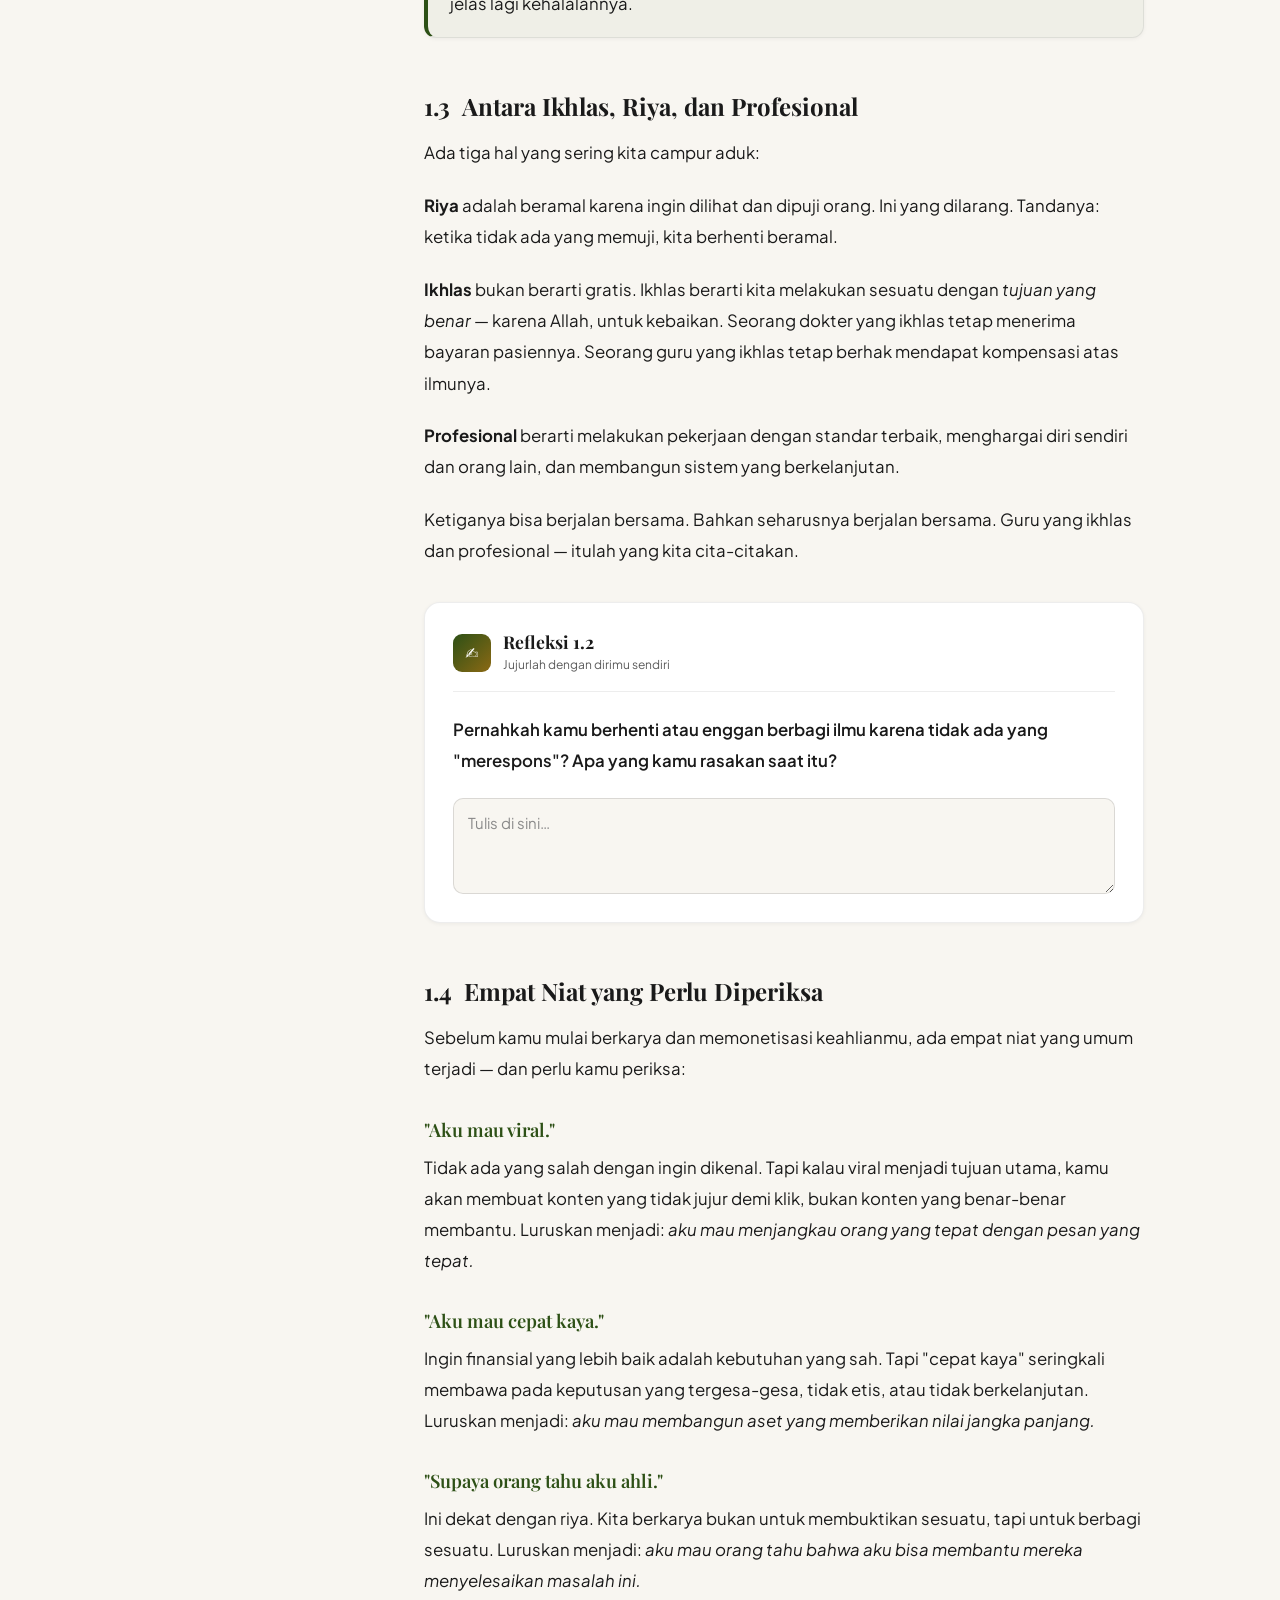
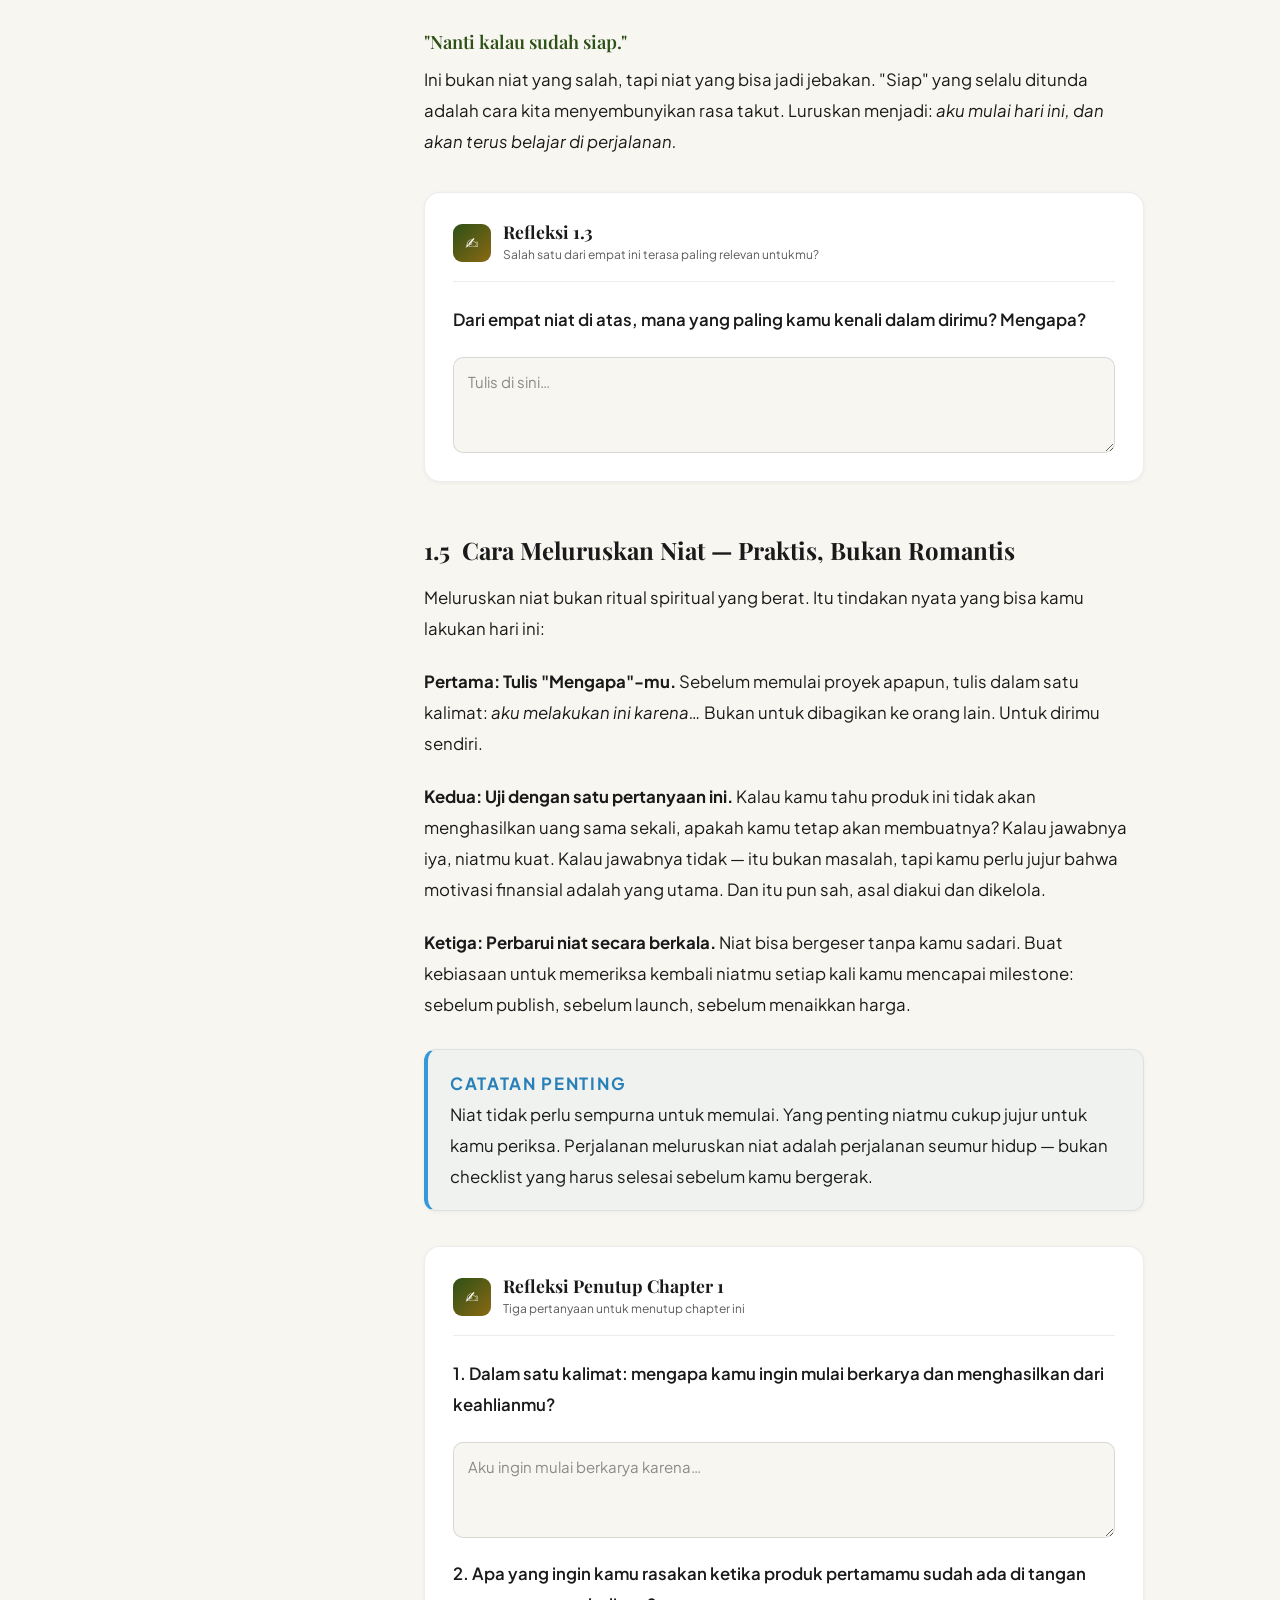
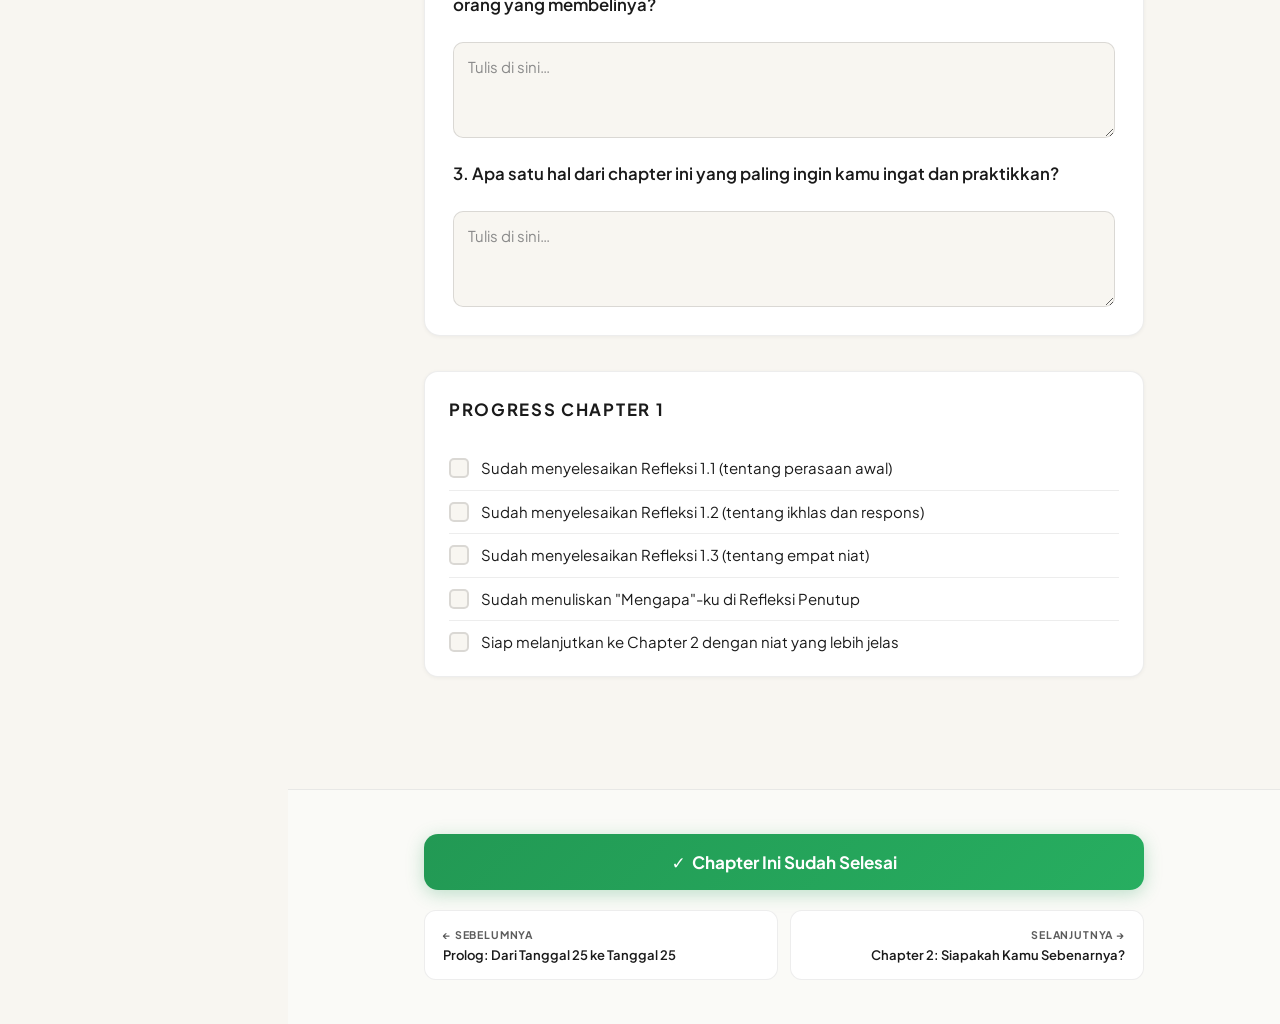
<file: chapters/chapter-1.html>
<!DOCTYPE html>
<html lang="id" data-theme="light">
<head>
  <meta charset="UTF-8" />
  <meta name="viewport" content="width=device-width, initial-scale=1.0" />
  <title>Chapter 1 — Guru Merdeka</title>
  <link rel="icon" href="../assets/logo.png" type="image/png" />
  <link rel="preconnect" href="https://fonts.googleapis.com" />
  <link rel="preconnect" href="https://fonts.gstatic.com" crossorigin />
  <link href="https://fonts.googleapis.com/css2?family=Playfair+Display:ital,wght@0,400;0,600;0,700;1,400&family=Plus+Jakarta+Sans:wght@300;400;500;600;700&family=Amiri:ital,wght@0,400;0,700;1,400&display=swap" rel="stylesheet" />
  <link rel="stylesheet" href="../css/style.css" />
</head>
<body>
<div class="reading-progress"></div>
<div class="app-layout">

  <div class="sidebar-overlay" id="sidebarOverlay"></div>
  <aside class="sidebar" id="sidebar">
    <div class="sidebar-header">
      <a href="../dashboard.html" class="sidebar-logo">
        <img src="../assets/logo.png" alt="Guru Merdeka" style="width:36px;height:36px;border-radius:8px;object-fit:contain;background:#F5F0E8;" />
        <span><span class="sidebar-logo-text">Guru Merdeka</span><span class="sidebar-logo-sub">Panduan Berkarya & Berpenghasilan</span></span>
      </a>
    </div>
    <div class="sidebar-progress-row">
      <div class="sidebar-progress-bar"><div class="sidebar-progress-fill" id="sidebarProgressFill"></div></div>
      <span class="sidebar-progress-text" id="sidebarProgressText">0/8</span>
    </div>
    <nav class="sidebar-nav" id="sidebarNav"></nav>
    <div class="sidebar-footer">
      <button class="btn-dark-mode" id="darkModeToggle">🌙 Gelap</button>
      <button class="btn-logout" id="logoutBtn">Keluar</button>
    </div>
  </aside>

  <main class="main-content">
    <header class="mobile-header">
      <a href="../dashboard.html" class="mobile-logo">
        <img src="../assets/logo.png" alt="GM" style="width:28px;height:28px;border-radius:7px;object-fit:contain;background:#F5F0E8;" />
        Guru Merdeka
      </a>
      <button class="hamburger-btn" id="sidebarToggle"><span></span><span></span><span></span></button>
    </header>

    <div class="chapter-header">
      <svg class="chapter-ornament" viewBox="0 0 44 44" fill="none">
        <rect x="8" y="8" width="28" height="28" rx="4" stroke="#C4A882" stroke-width="1.2" fill="none"/>
        <rect x="14" y="14" width="16" height="16" rx="2" fill="#2D5016" opacity="0.12"/>
        <line x1="22" y1="6" x2="22" y2="38" stroke="#8B6914" stroke-width="0.8" opacity="0.4"/>
        <line x1="6" y1="22" x2="38" y2="22" stroke="#8B6914" stroke-width="0.8" opacity="0.4"/>
      </svg>
      <p class="chapter-number">Chapter 1</p>
      <h1 class="chapter-title">Sebelum Berkarya, Luruskan Niat</h1>
      <div class="chapter-meta">
        <span class="chapter-meta-item">⏱ Estimasi baca: 20 menit</span>
        <span class="chapter-meta-item">✦ Fondasi</span>
      </div>
    </div>

    <div class="chapter-body">
      <div class="content-wrap">

        <div class="quote-box">
          <p class="quote-arabic">إِنَّمَا الْأَعْمَالُ بِالنِّيَّاتِ</p>
          <p class="quote-translation">"Sesungguhnya setiap amalan itu tergantung dari niatnya."</p>
          <p class="quote-source">HR. Bukhari & Muslim</p>
        </div>

        <p>Ada yang aneh terjadi pada seorang guru yang saya kenal — sebut saja Ibu Rahma.</p>

        <p>Ia mulai membuat konten edukasi di media sosial. Kontennya bagus, materi pelajarannya terstruktur, penjelasannya mudah dipahami. Tapi setiap kali ia melihat jumlah penonton yang sedikit, ada yang mengganjal di dadanya. Bukan kecewa. Lebih dari itu — sakit hati.</p>

        <p>Suatu hari ia ditawari untuk membuat kelas online berbayar. Ia menerima, membuat modul dengan sepenuh hati. Lalu ketika launch hari pertama hanya ada tiga pendaftar — bukan tiga ratus, tiga saja — ia hampir menyerah dan tidak mau buat lagi.</p>

        <p>Padahal tiga orang yang mendaftar itu sudah berterima kasih padanya. Mereka bilang materinya sangat membantu. Tapi Ibu Rahma tidak bisa merasakan keberhasilan itu. Yang ia rasakan hanya: <em>tidak cukup</em>.</p>

        <p>Di situlah masalahnya. Bukan di produknya. Bukan di kemampuannya. Tapi di niatnya yang sudah bergeser tanpa ia sadari.</p>

        <div class="ornament-divider"></div>

        <h2>1.1 &nbsp;Niat adalah Kompas, Bukan Syarat</h2>

        <p>Sering kali kita berpikir niat harus sempurna dulu sebelum kita mulai. Niat harus ikhlas 100%, baru kita boleh bergerak. Kalau masih ada unsur "pengen uangnya", berarti belum siap.</p>

        <p>Tapi itu salah kaprah.</p>

        <p>Niat bukan gerbang yang menghalangi. Niat adalah <strong>kompas</strong> — alat yang menunjukkan arah. Dan kompas tidak harus sempurna untuk mulai digunakan. Yang penting, kita tahu ke mana ia mengarah, dan kita mau terus mengoreksi kalau arah mulai melenceng.</p>

        <p>Nabi Muhammad ﷺ tidak melarang kita mengharap manfaat duniawi dari pekerjaan kita. Yang beliau tekankan adalah: <em>apa yang menjadi prioritas utama niatmu?</em></p>

        <div class="hadis-box">
          <p class="hadis-arabic">مَا أَكَلَ أَحَدٌ طَعَامًا قَطُّ خَيْرًا مِنْ أَنْ يَأْكُلَ مِنْ عَمَلِ يَدِهِ</p>
          <p class="hadis-translation">"Tidaklah seseorang memakan makanan yang lebih baik daripada memakan hasil kerja tangannya sendiri. Dan sesungguhnya Nabi Allah Dawud pun makan dari hasil kerja tangannya sendiri."</p>
          <p class="hadis-source">HR. Bukhari</p>
        </div>

        <p>Perhatikan: Rasulullah ﷺ memuji orang yang makan dari hasil kerjanya sendiri. Bukan mengkritik. Artinya, bekerja untuk kebutuhan hidup — termasuk dari ilmu — adalah sesuatu yang mulia, bukan sesuatu yang perlu kita malu-malukan.</p>

        <!-- Reflection 1.1 -->
        <div class="reflection-box">
          <div class="reflection-header">
            <div class="reflection-icon">✍</div>
            <div>
              <div class="reflection-title">Refleksi 1.1</div>
              <div class="reflection-subtitle">Luangkan 3–5 menit untuk menjawab</div>
            </div>
          </div>
          <div class="reflection-item">
            <p class="reflection-question">Ketika kamu membayangkan berkarya dan menghasilkan dari keahlianmu — apa yang pertama kali kamu rasakan? Antusias, ragu, malu, atau campuran semuanya?</p>
            <textarea class="reflection-textarea" data-rkey="ch1_r1" placeholder="Ceritakan dengan jujur…"></textarea>
            <div class="save-indicator">✓ Tersimpan</div>
          </div>
        </div>

        <h2>1.2 &nbsp;Menghasilkan dari Ilmu — Halal atau Tidak?</h2>

        <p>Pertanyaan ini lebih sering ada di kepala guru daripada yang kita akui.</p>

        <p>"Apakah layak aku menjual ilmu yang aku punya? Bukankah ilmu seharusnya gratis?"</p>

        <p>Mari kita luruskan dengan referensi yang jelas.</p>

        <p>Para ulama besar Islam — dari Imam Syafi'i hingga Imam Ahmad — sepakat bahwa mengambil upah dari mengajar adalah <strong>halal</strong>. Imam Nawawi dalam <em>Al-Majmu'</em> menegaskan bahwa mengambil bayaran atas jasa mengajar Al-Quran sekalipun diperbolehkan, apalagi ilmu-ilmu duniawi seperti matematika, bahasa, atau keterampilan lainnya.</p>

        <p>Yang dilarang adalah:</p>
        <ul>
          <li>Menjual ilmu yang mengandung penipuan (<em>gharar</em>) — misalnya mengklaim bisa mengajarkan sesuatu yang tidak kamu kuasai</li>
          <li>Mematok harga yang eksploitatif — memanfaatkan kebutuhan orang untuk memeras</li>
          <li>Mengambil bayaran ganda untuk hal yang sama tanpa transparansi</li>
        </ul>

        <p>Tapi menjual produk digital, kelas online, atau jasa mengajar dengan harga yang wajar dan transparan? Itu bukan hanya halal — itu adalah <em>muamalah yang dianjurkan</em>. Karena dengan itu kamu bisa terus berkarya, terus memberi manfaat, dan tidak menjadi beban orang lain.</p>

        <div class="callout tip">
          <p class="callout-label">Perspektif Fiqih</p>
          <p>Rasulullah ﷺ bersabda: "Sesungguhnya yang paling berhak kamu ambil bayarannya adalah Kitabullah (mengajarkan Al-Quran)." (HR. Bukhari). Jika mengajarkan Al-Quran boleh dibayar, maka mengajarkan ilmu duniawi yang bermanfaat tentu lebih jelas lagi kehalalannya.</p>
        </div>

        <h2>1.3 &nbsp;Antara Ikhlas, Riya, dan Profesional</h2>

        <p>Ada tiga hal yang sering kita campur aduk:</p>

        <p><strong>Riya</strong> adalah beramal karena ingin dilihat dan dipuji orang. Ini yang dilarang. Tandanya: ketika tidak ada yang memuji, kita berhenti beramal.</p>

        <p><strong>Ikhlas</strong> bukan berarti gratis. Ikhlas berarti kita melakukan sesuatu dengan <em>tujuan yang benar</em> — karena Allah, untuk kebaikan. Seorang dokter yang ikhlas tetap menerima bayaran pasiennya. Seorang guru yang ikhlas tetap berhak mendapat kompensasi atas ilmunya.</p>

        <p><strong>Profesional</strong> berarti melakukan pekerjaan dengan standar terbaik, menghargai diri sendiri dan orang lain, dan membangun sistem yang berkelanjutan.</p>

        <p>Ketiganya bisa berjalan bersama. Bahkan seharusnya berjalan bersama. Guru yang ikhlas dan profesional — itulah yang kita cita-citakan.</p>

        <!-- Reflection 1.2 -->
        <div class="reflection-box">
          <div class="reflection-header">
            <div class="reflection-icon">✍</div>
            <div>
              <div class="reflection-title">Refleksi 1.2</div>
              <div class="reflection-subtitle">Jujurlah dengan dirimu sendiri</div>
            </div>
          </div>
          <div class="reflection-item">
            <p class="reflection-question">Pernahkah kamu berhenti atau enggan berbagi ilmu karena tidak ada yang "merespons"? Apa yang kamu rasakan saat itu?</p>
            <textarea class="reflection-textarea" data-rkey="ch1_r2" placeholder="Tulis di sini…"></textarea>
            <div class="save-indicator">✓ Tersimpan</div>
          </div>
        </div>

        <h2>1.4 &nbsp;Empat Niat yang Perlu Diperiksa</h2>

        <p>Sebelum kamu mulai berkarya dan memonetisasi keahlianmu, ada empat niat yang umum terjadi — dan perlu kamu periksa:</p>

        <h3>"Aku mau viral."</h3>
        <p>Tidak ada yang salah dengan ingin dikenal. Tapi kalau viral menjadi tujuan utama, kamu akan membuat konten yang tidak jujur demi klik, bukan konten yang benar-benar membantu. Luruskan menjadi: <em>aku mau menjangkau orang yang tepat dengan pesan yang tepat.</em></p>

        <h3>"Aku mau cepat kaya."</h3>
        <p>Ingin finansial yang lebih baik adalah kebutuhan yang sah. Tapi "cepat kaya" seringkali membawa pada keputusan yang tergesa-gesa, tidak etis, atau tidak berkelanjutan. Luruskan menjadi: <em>aku mau membangun aset yang memberikan nilai jangka panjang.</em></p>

        <h3>"Supaya orang tahu aku ahli."</h3>
        <p>Ini dekat dengan riya. Kita berkarya bukan untuk membuktikan sesuatu, tapi untuk berbagi sesuatu. Luruskan menjadi: <em>aku mau orang tahu bahwa aku bisa membantu mereka menyelesaikan masalah ini.</em></p>

        <h3>"Nanti kalau sudah siap."</h3>
        <p>Ini bukan niat yang salah, tapi niat yang bisa jadi jebakan. "Siap" yang selalu ditunda adalah cara kita menyembunyikan rasa takut. Luruskan menjadi: <em>aku mulai hari ini, dan akan terus belajar di perjalanan.</em></p>

        <!-- Reflection 1.3 -->
        <div class="reflection-box">
          <div class="reflection-header">
            <div class="reflection-icon">✍</div>
            <div>
              <div class="reflection-title">Refleksi 1.3</div>
              <div class="reflection-subtitle">Salah satu dari empat ini terasa paling relevan untukmu?</div>
            </div>
          </div>
          <div class="reflection-item">
            <p class="reflection-question">Dari empat niat di atas, mana yang paling kamu kenali dalam dirimu? Mengapa?</p>
            <textarea class="reflection-textarea" data-rkey="ch1_r3" placeholder="Tulis di sini…"></textarea>
            <div class="save-indicator">✓ Tersimpan</div>
          </div>
        </div>

        <h2>1.5 &nbsp;Cara Meluruskan Niat — Praktis, Bukan Romantis</h2>

        <p>Meluruskan niat bukan ritual spiritual yang berat. Itu tindakan nyata yang bisa kamu lakukan hari ini:</p>

        <p><strong>Pertama: Tulis "Mengapa"-mu.</strong> Sebelum memulai proyek apapun, tulis dalam satu kalimat: <em>aku melakukan ini karena…</em> Bukan untuk dibagikan ke orang lain. Untuk dirimu sendiri.</p>

        <p><strong>Kedua: Uji dengan satu pertanyaan ini.</strong> Kalau kamu tahu produk ini tidak akan menghasilkan uang sama sekali, apakah kamu tetap akan membuatnya? Kalau jawabnya iya, niatmu kuat. Kalau jawabnya tidak — itu bukan masalah, tapi kamu perlu jujur bahwa motivasi finansial adalah yang utama. Dan itu pun sah, asal diakui dan dikelola.</p>

        <p><strong>Ketiga: Perbarui niat secara berkala.</strong> Niat bisa bergeser tanpa kamu sadari. Buat kebiasaan untuk memeriksa kembali niatmu setiap kali kamu mencapai milestone: sebelum publish, sebelum launch, sebelum menaikkan harga.</p>

        <div class="callout note">
          <p class="callout-label">Catatan Penting</p>
          <p>Niat tidak perlu sempurna untuk memulai. Yang penting niatmu cukup jujur untuk kamu periksa. Perjalanan meluruskan niat adalah perjalanan seumur hidup — bukan checklist yang harus selesai sebelum kamu bergerak.</p>
        </div>

        <!-- Reflection Penutup Chapter 1 -->
        <div class="reflection-box">
          <div class="reflection-header">
            <div class="reflection-icon">✍</div>
            <div>
              <div class="reflection-title">Refleksi Penutup Chapter 1</div>
              <div class="reflection-subtitle">Tiga pertanyaan untuk menutup chapter ini</div>
            </div>
          </div>
          <div class="reflection-item">
            <p class="reflection-question">1. Dalam satu kalimat: mengapa kamu ingin mulai berkarya dan menghasilkan dari keahlianmu?</p>
            <textarea class="reflection-textarea" data-rkey="ch1_close1" placeholder="Aku ingin mulai berkarya karena…"></textarea>
            <div class="save-indicator">✓ Tersimpan</div>
          </div>
          <div class="reflection-item">
            <p class="reflection-question">2. Apa yang ingin kamu rasakan ketika produk pertamamu sudah ada di tangan orang yang membelinya?</p>
            <textarea class="reflection-textarea" data-rkey="ch1_close2" placeholder="Tulis di sini…"></textarea>
            <div class="save-indicator">✓ Tersimpan</div>
          </div>
          <div class="reflection-item">
            <p class="reflection-question">3. Apa satu hal dari chapter ini yang paling ingin kamu ingat dan praktikkan?</p>
            <textarea class="reflection-textarea" data-rkey="ch1_close3" placeholder="Tulis di sini…"></textarea>
            <div class="save-indicator">✓ Tersimpan</div>
          </div>
        </div>

        <!-- Checklist chapter 1 -->
        <div class="checklist">
          <p class="checklist-title">Progress Chapter 1</p>
          <div class="checklist-item">
            <input type="checkbox" id="c_ch1_1" data-ckey="ch1_c1" />
            <label for="c_ch1_1">Sudah menyelesaikan Refleksi 1.1 (tentang perasaan awal)</label>
          </div>
          <div class="checklist-item">
            <input type="checkbox" id="c_ch1_2" data-ckey="ch1_c2" />
            <label for="c_ch1_2">Sudah menyelesaikan Refleksi 1.2 (tentang ikhlas dan respons)</label>
          </div>
          <div class="checklist-item">
            <input type="checkbox" id="c_ch1_3" data-ckey="ch1_c3" />
            <label for="c_ch1_3">Sudah menyelesaikan Refleksi 1.3 (tentang empat niat)</label>
          </div>
          <div class="checklist-item">
            <input type="checkbox" id="c_ch1_4" data-ckey="ch1_c4" />
            <label for="c_ch1_4">Sudah menuliskan "Mengapa"-ku di Refleksi Penutup</label>
          </div>
          <div class="checklist-item">
            <input type="checkbox" id="c_ch1_5" data-ckey="ch1_c5" />
            <label for="c_ch1_5">Siap melanjutkan ke Chapter 2 dengan niat yang lebih jelas</label>
          </div>
        </div>

      </div>
    </div>

    <footer class="chapter-footer">
      <div class="content-wrap">
        <button class="complete-btn" id="markCompleteBtn">Tandai Chapter 1 Selesai ✓</button>
        <div class="chapter-nav">
          <a href="./prolog.html" class="chapter-nav-btn">
            <span class="nav-dir-label">← Sebelumnya</span>
            <span class="nav-chapter-title">Prolog: Dari Tanggal 25 ke Tanggal 25</span>
          </a>
          <a href="./chapter-2.html" class="chapter-nav-btn dir-next">
            <span class="nav-dir-label">Selanjutnya →</span>
            <span class="nav-chapter-title">Chapter 2: Siapakah Kamu Sebenarnya?</span>
          </a>
        </div>
      </div>
    </footer>
  </main>
</div>

<div class="completion-overlay" id="completionOverlay">
  <div class="completion-card">
    <div class="completion-icon">✓</div>
    <h2 class="completion-title">Alhamdulillah!</h2>
    <p class="completion-text">Chapter 1 selesai. Niatmu sudah lebih jelas sekarang. Sekarang saatnya kita kenali dirimu lebih dalam — karena di situlah kunci karya terbaikmu tersembunyi.</p>
    <div class="completion-actions">
      <a href="./chapter-2.html" class="btn-next-chapter">Lanjut ke Chapter 2 →</a>
      <button class="btn-close-overlay" data-close-overlay>Tetap di halaman ini</button>
    </div>
  </div>
</div>

<script src="../js/config.js"></script>
<script src="../js/app.js"></script>
<script>initChapter('ch1');</script>
</body>
</html>
</file>
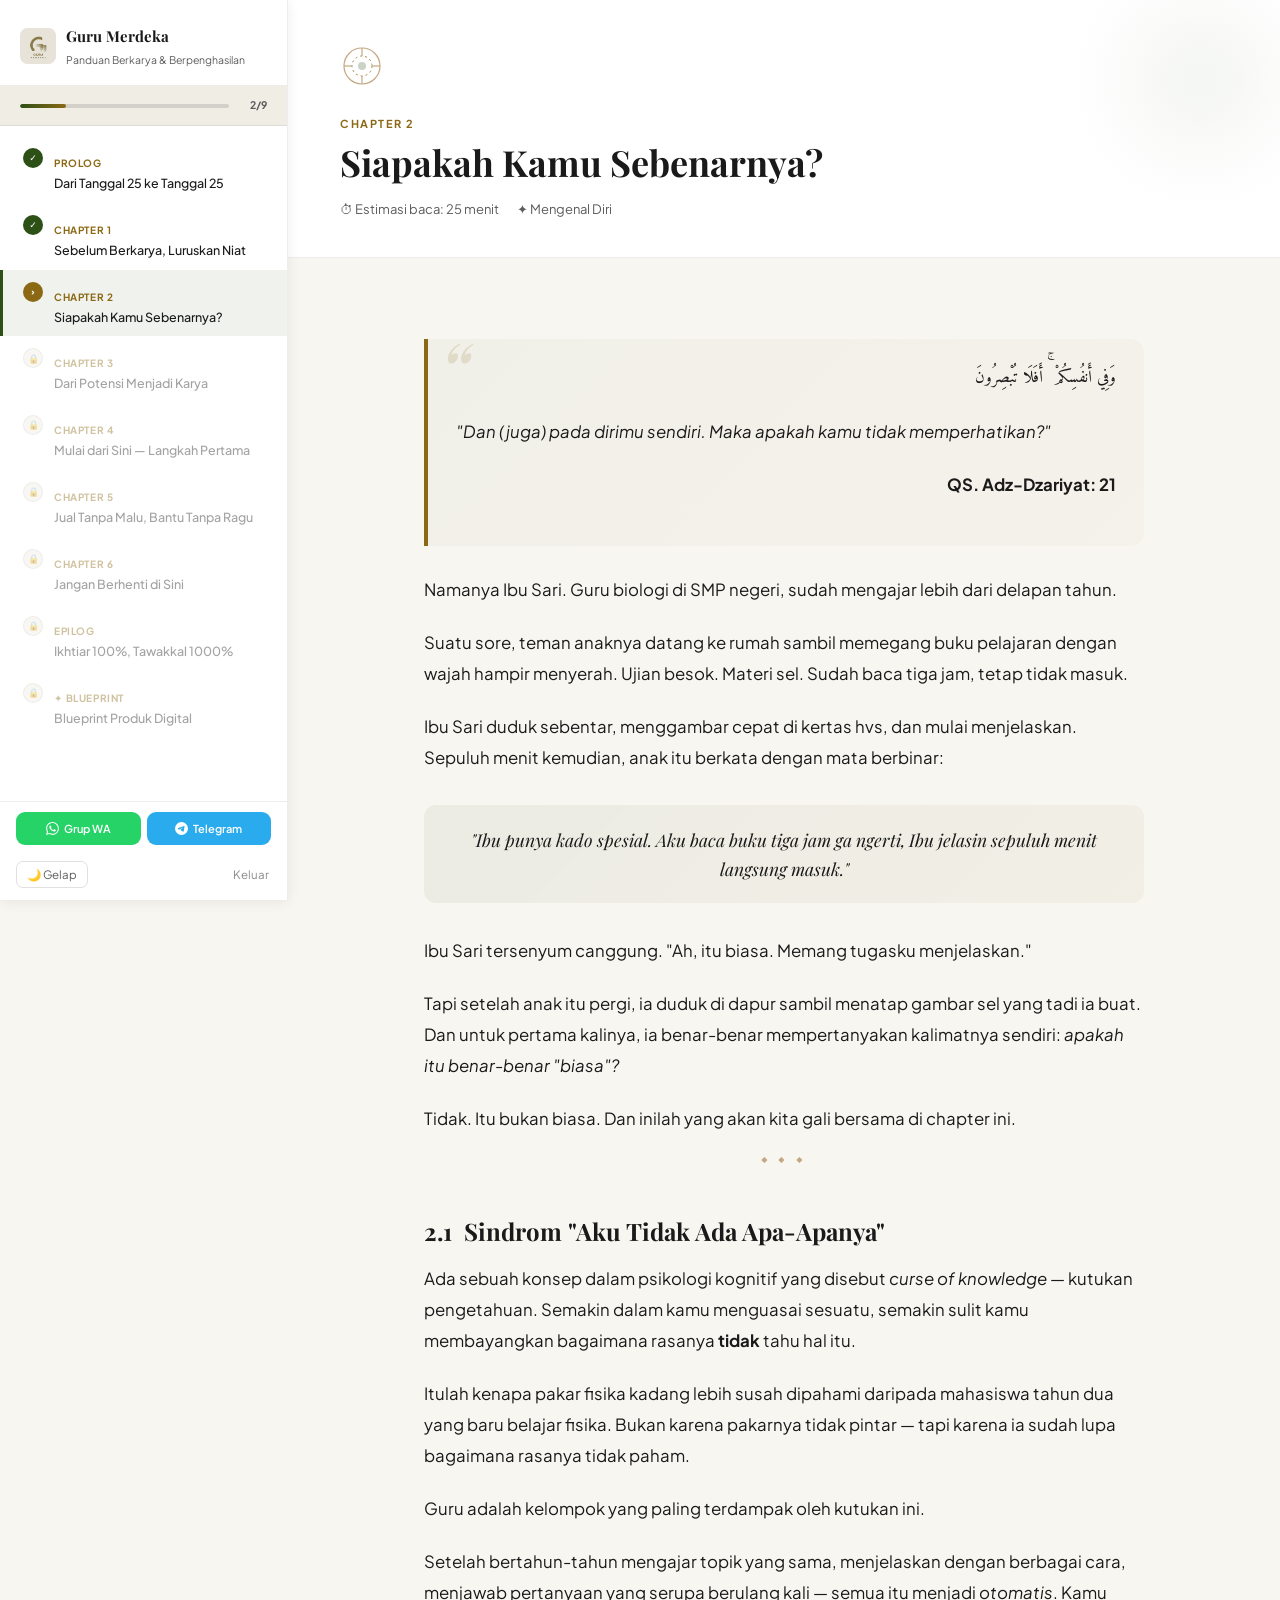
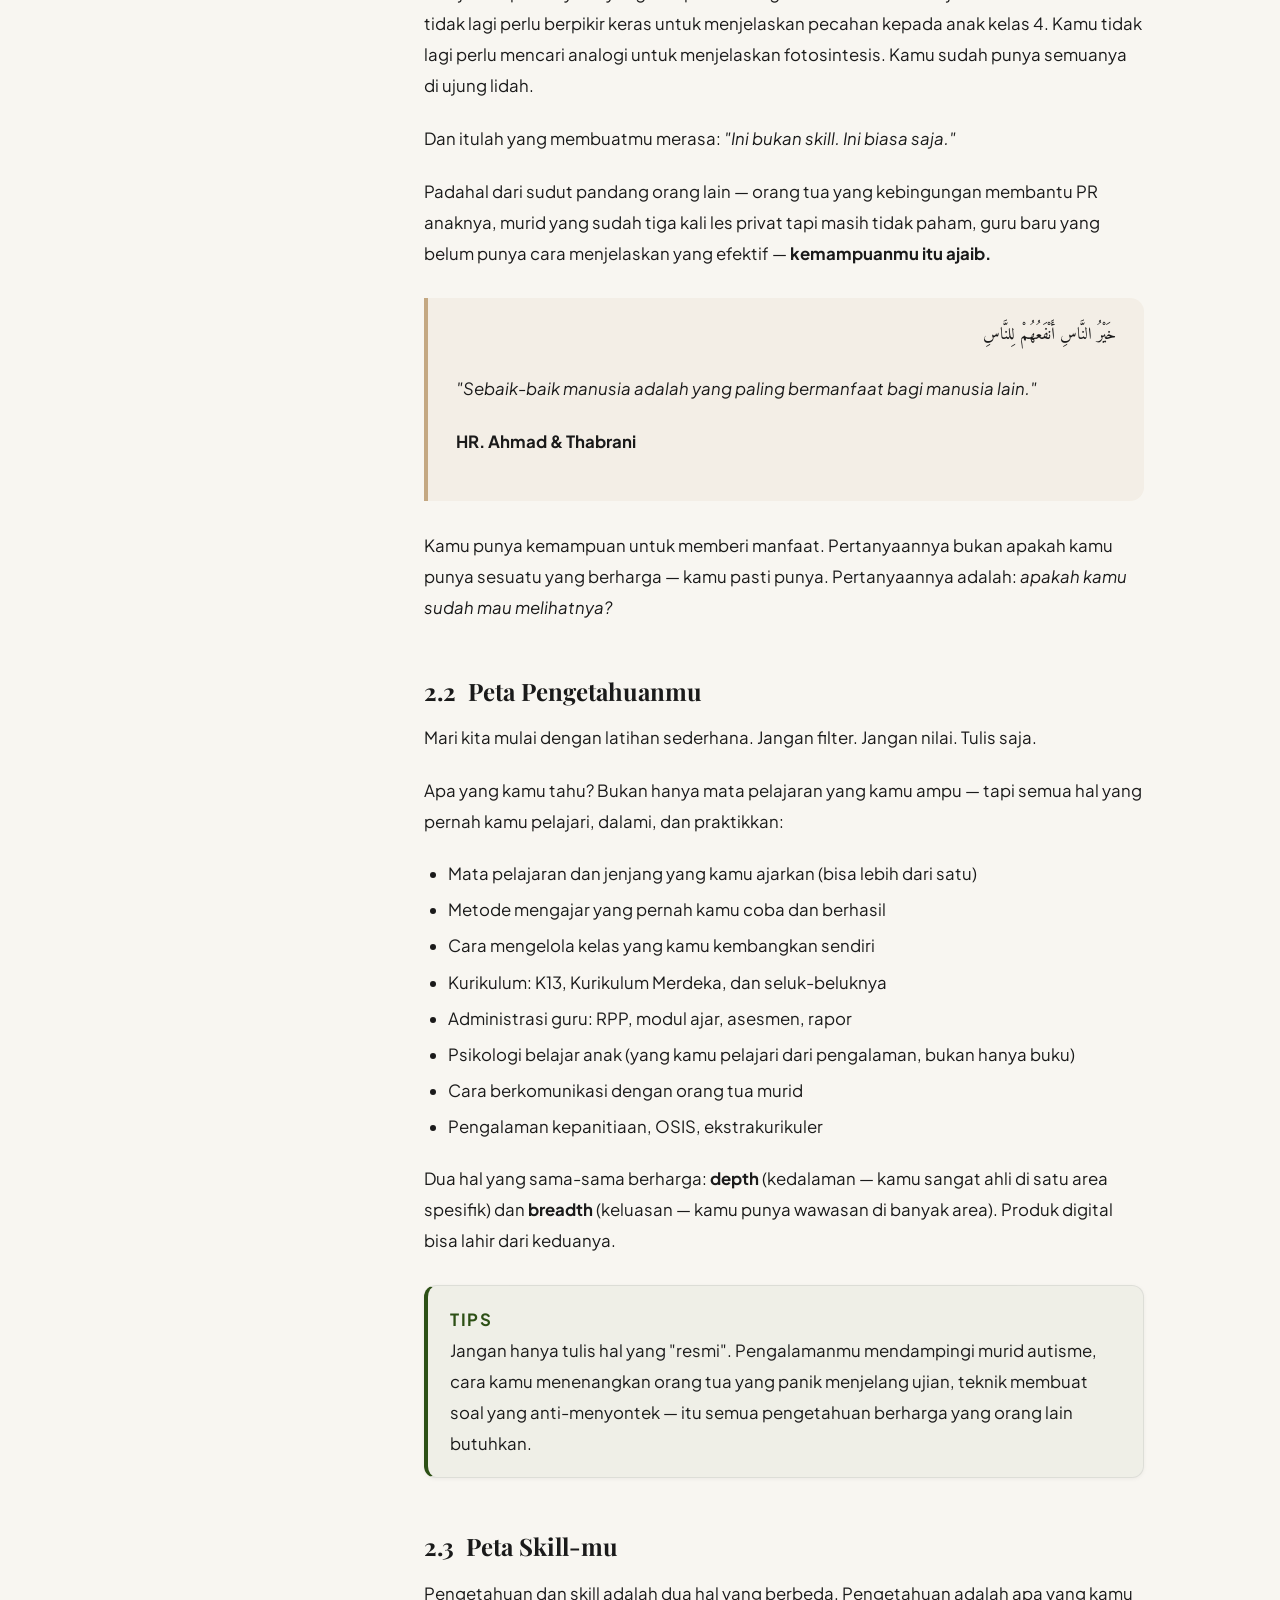
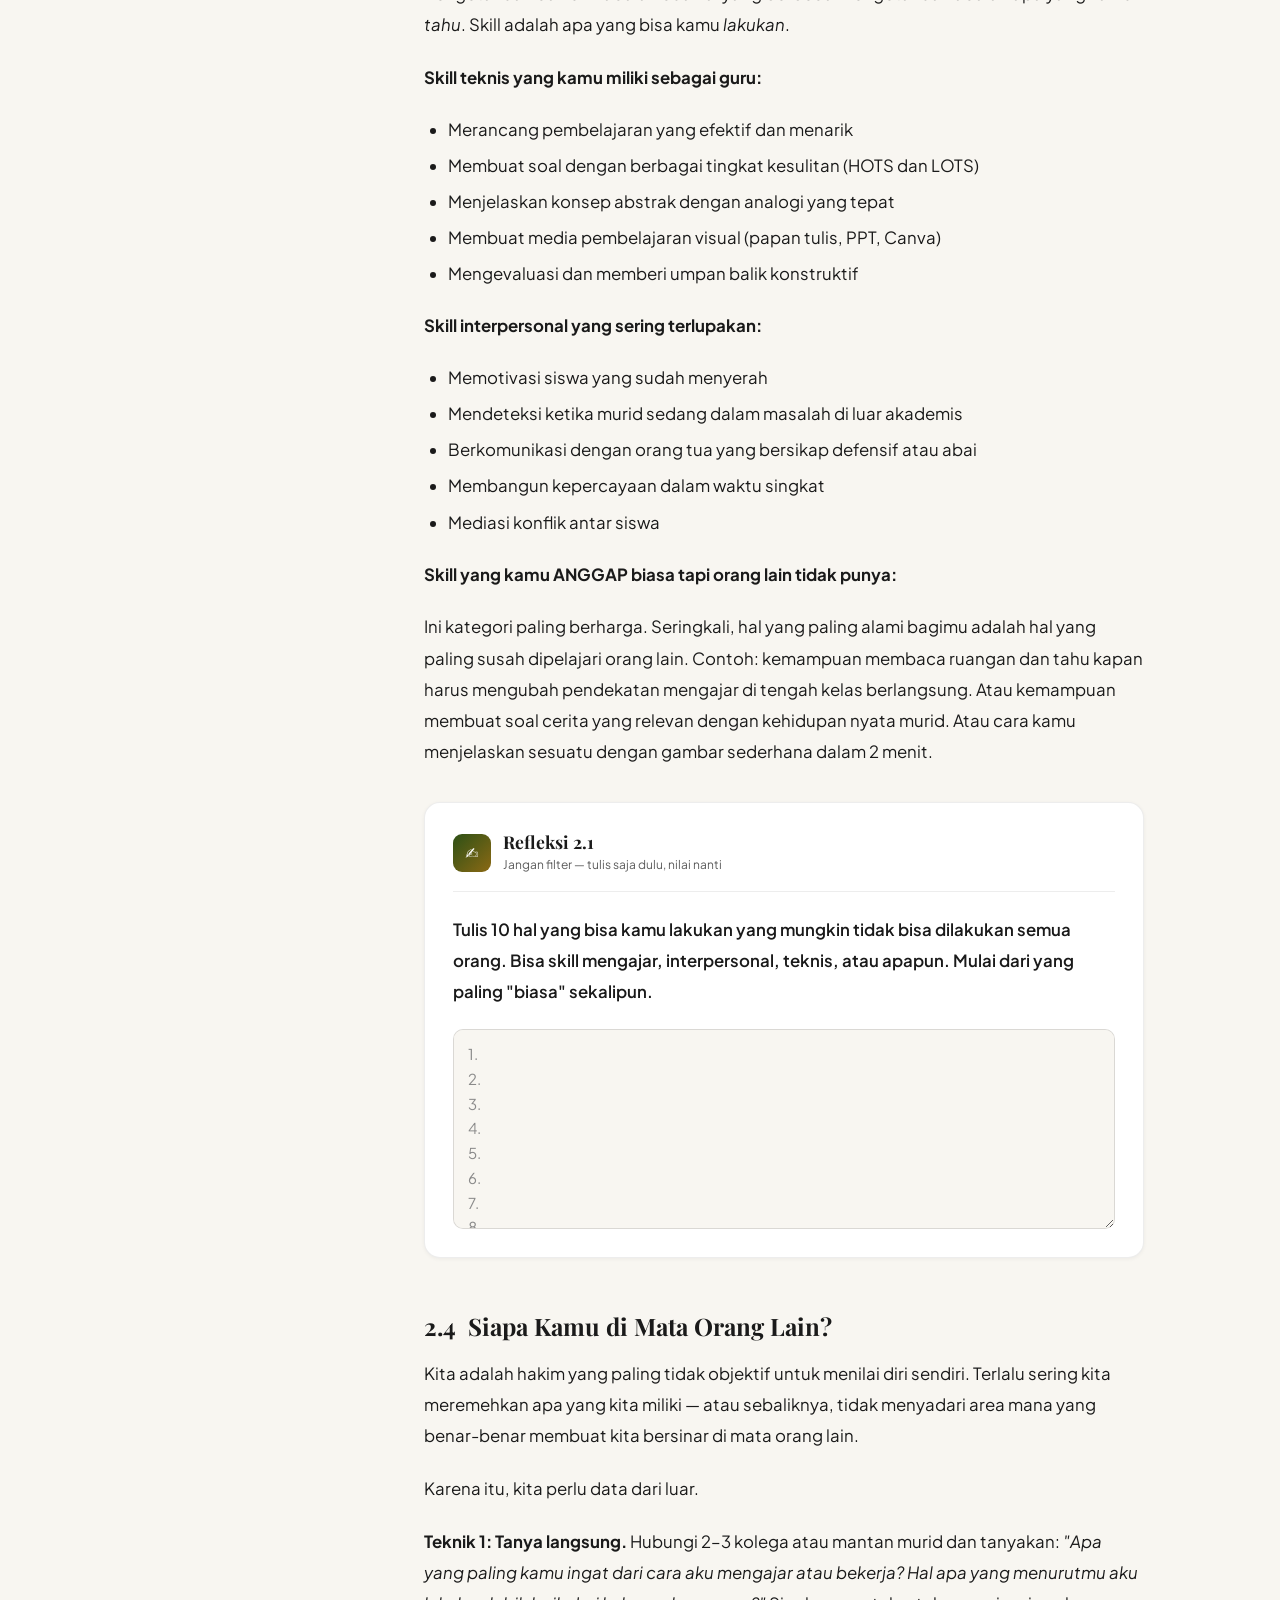
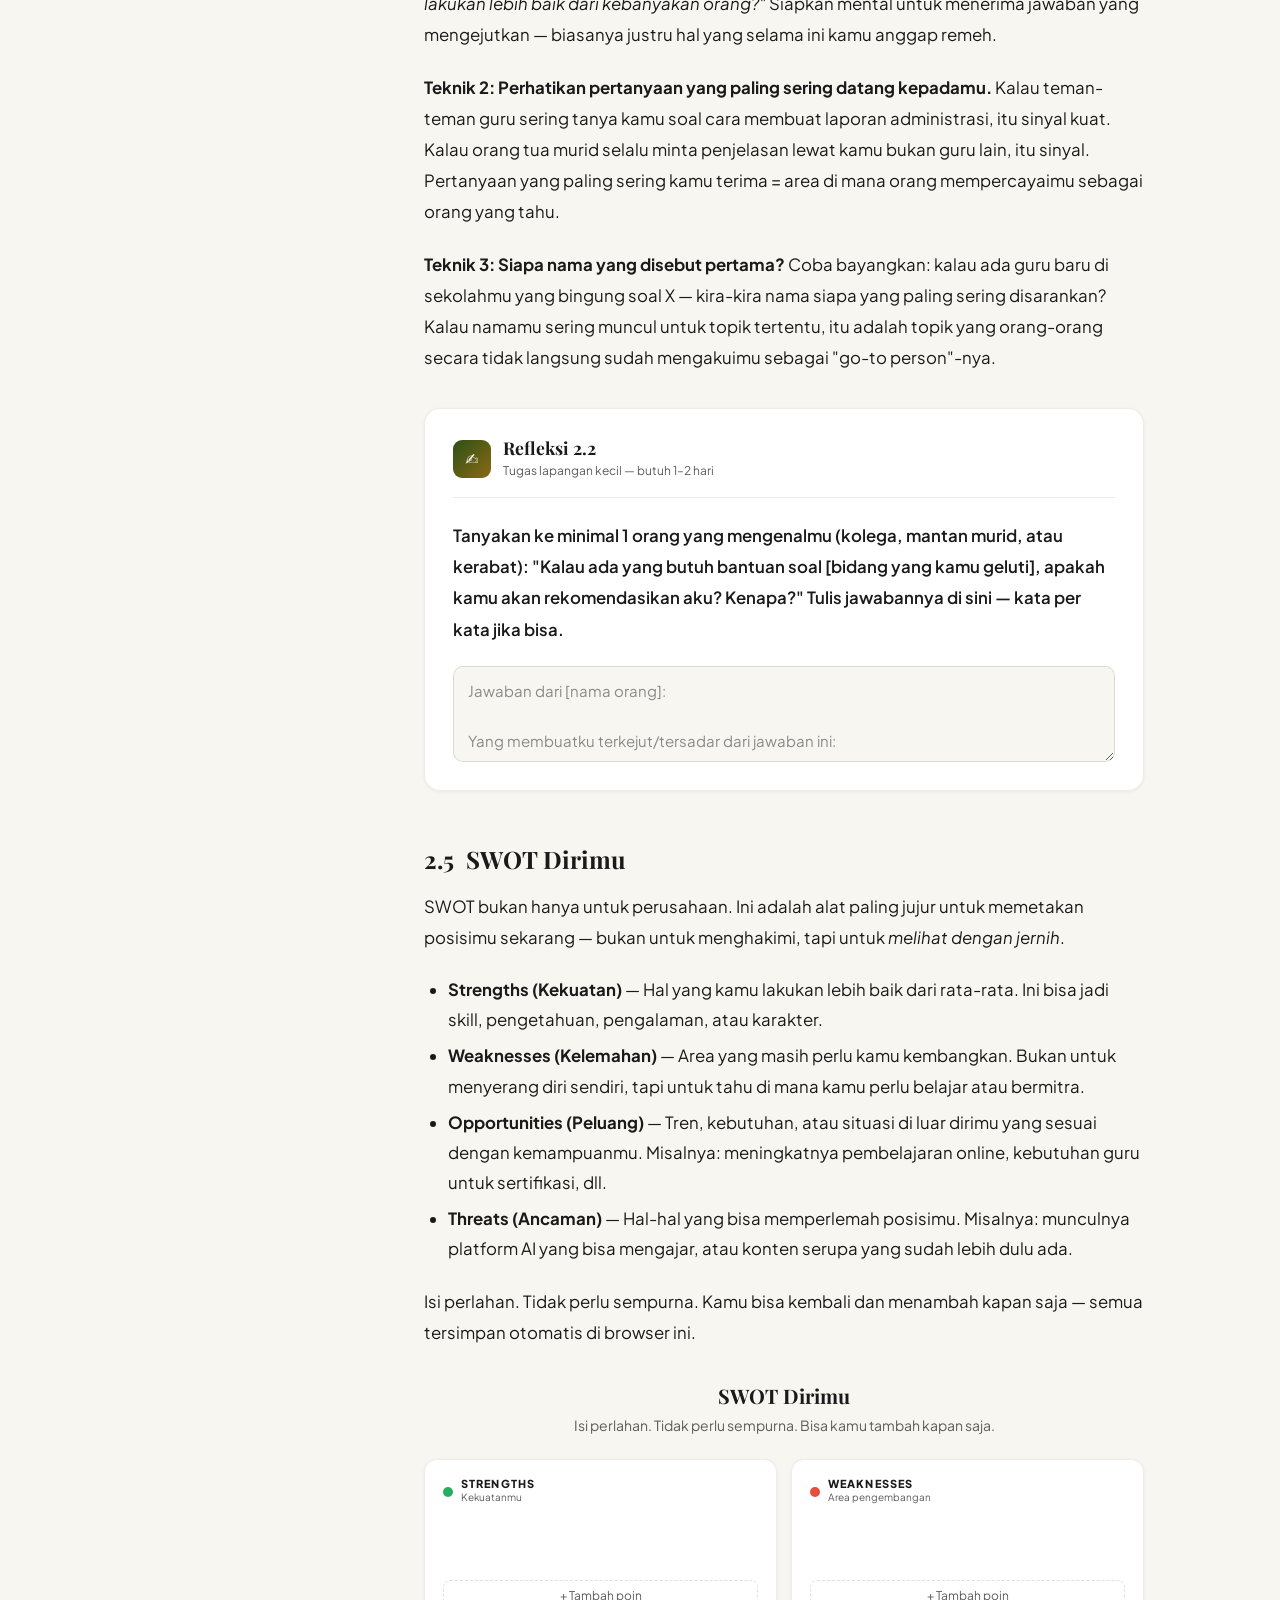
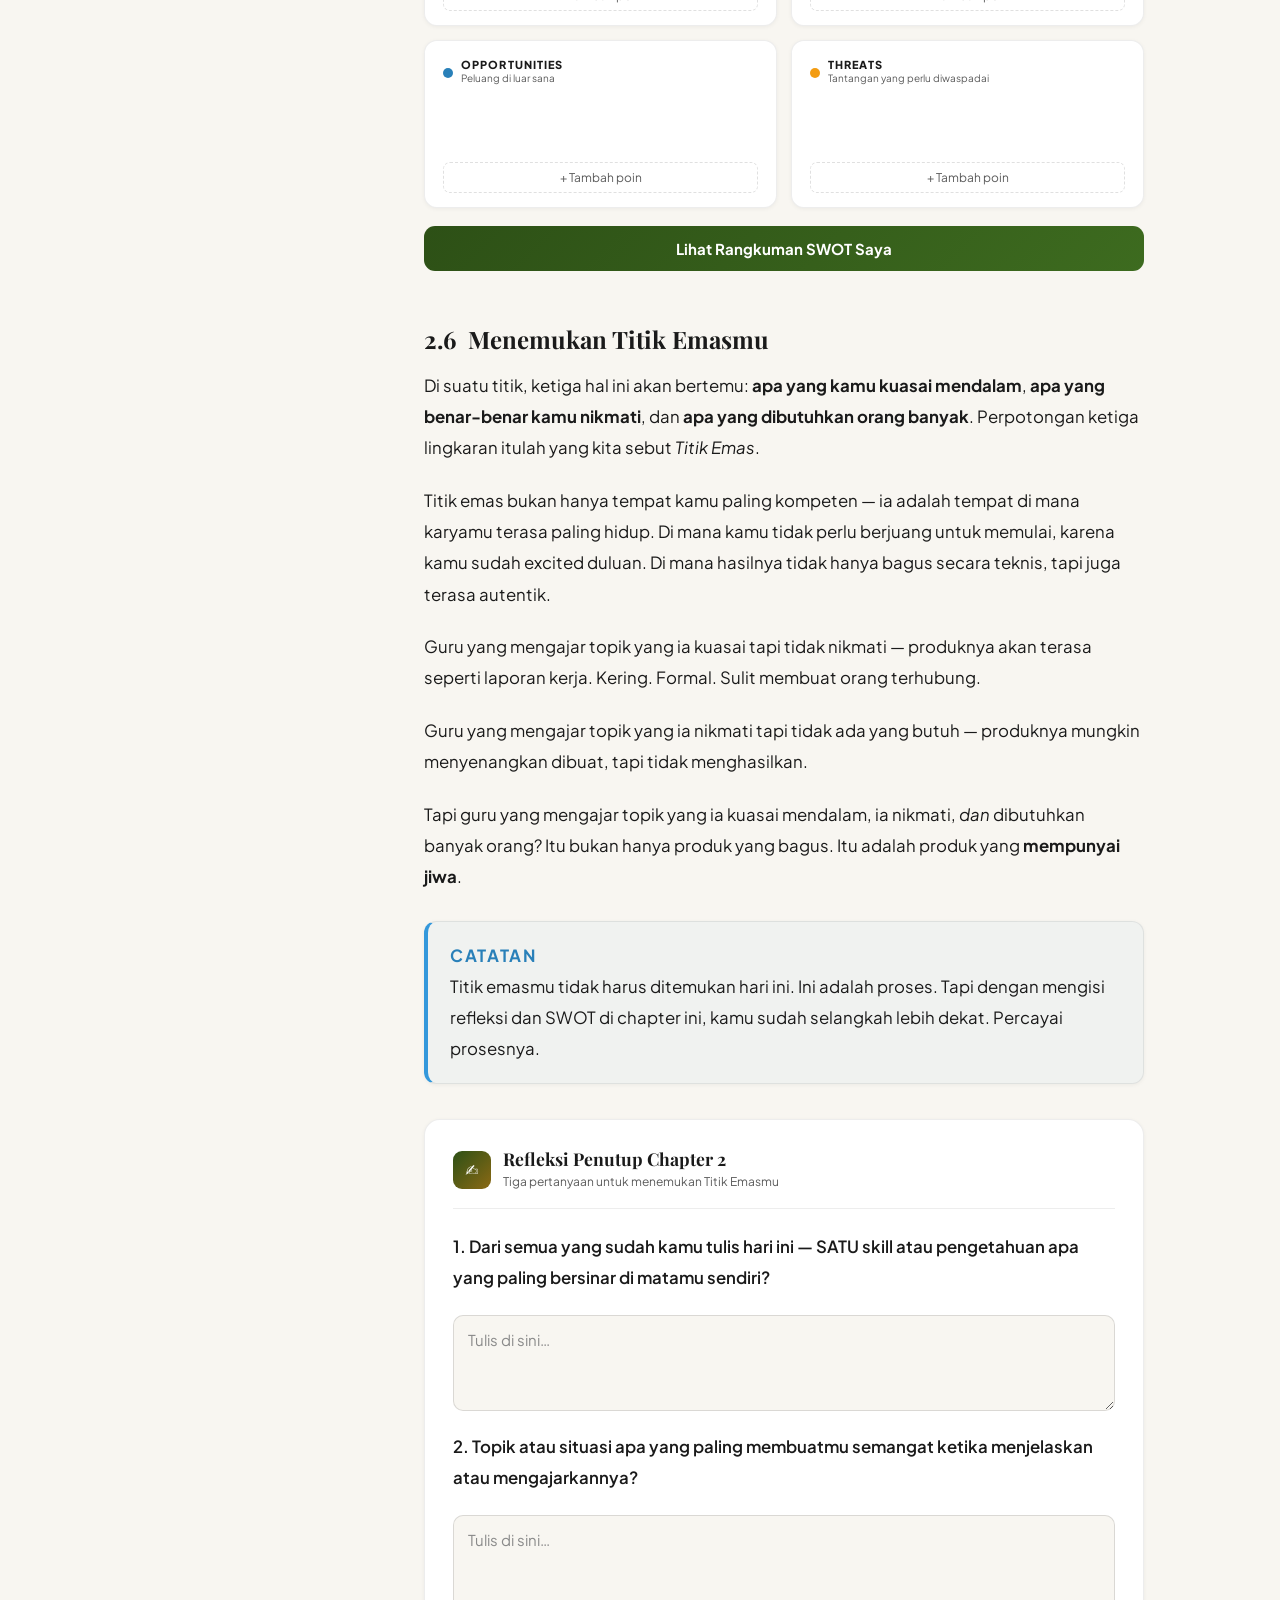
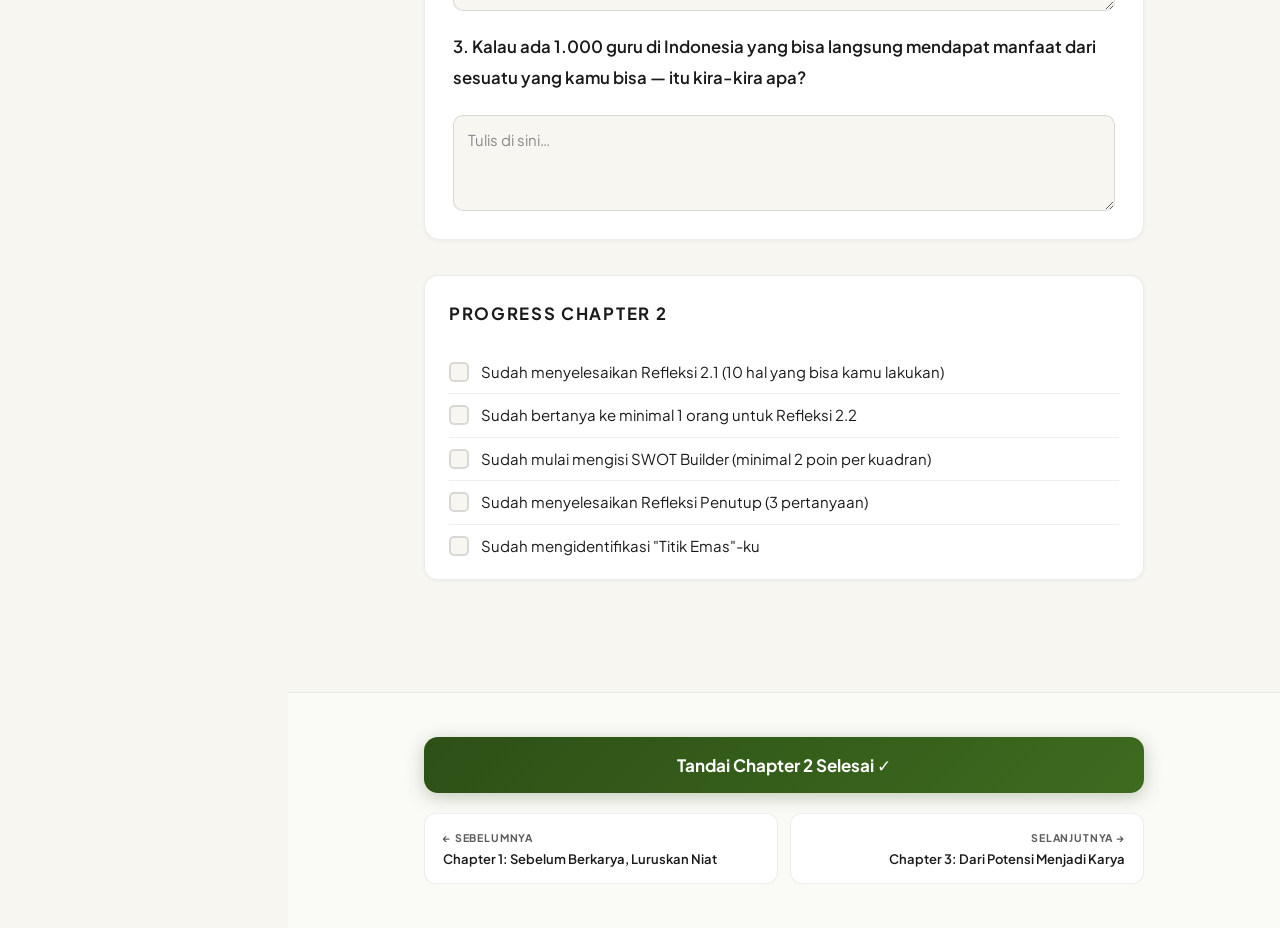
<file: chapters/chapter-2.html>
<!DOCTYPE html>
<html lang="id" data-theme="light">
<head>
  <meta charset="UTF-8" />
  <meta name="viewport" content="width=device-width, initial-scale=1.0" />
  <title>Chapter 2 — Guru Merdeka</title>
  <link rel="icon" href="../assets/logo.png" type="image/png" />
  <link rel="preconnect" href="https://fonts.googleapis.com" />
  <link rel="preconnect" href="https://fonts.gstatic.com" crossorigin />
  <link href="https://fonts.googleapis.com/css2?family=Playfair+Display:ital,wght@0,400;0,600;0,700;1,400&family=Plus+Jakarta+Sans:wght@300;400;500;600;700&family=Amiri:ital,wght@0,400;0,700;1,400&display=swap" rel="stylesheet" />
  <link rel="stylesheet" href="../css/style.css" />
</head>
<body>
<div class="reading-progress"></div>
<div class="app-layout">

  <div class="sidebar-overlay" id="sidebarOverlay"></div>
  <aside class="sidebar" id="sidebar">
    <div class="sidebar-header">
      <a href="../dashboard.html" class="sidebar-logo">
        <img src="../assets/logo.png" alt="Guru Merdeka" style="width:36px;height:36px;border-radius:8px;object-fit:contain;background:#F5F0E8;" />
        <span><span class="sidebar-logo-text">Guru Merdeka</span><span class="sidebar-logo-sub">Panduan Berkarya & Berpenghasilan</span></span>
      </a>
    </div>
    <div class="sidebar-progress-row">
      <div class="sidebar-progress-bar"><div class="sidebar-progress-fill" id="sidebarProgressFill"></div></div>
      <span class="sidebar-progress-text" id="sidebarProgressText">0/8</span>
    </div>
    <nav class="sidebar-nav" id="sidebarNav"></nav>
    <div class="sidebar-footer">
      <button class="btn-dark-mode" id="darkModeToggle">🌙 Gelap</button>
      <button class="btn-logout" id="logoutBtn">Keluar</button>
    </div>
  </aside>

  <main class="main-content">
    <header class="mobile-header">
      <a href="../dashboard.html" class="mobile-logo">
        <img src="../assets/logo.png" alt="GM" style="width:28px;height:28px;border-radius:7px;object-fit:contain;background:#F5F0E8;" />
        Guru Merdeka
      </a>
      <button class="hamburger-btn" id="sidebarToggle"><span></span><span></span><span></span></button>
    </header>

    <div class="chapter-header">
      <svg class="chapter-ornament" viewBox="0 0 44 44" fill="none" xmlns="http://www.w3.org/2000/svg">
        <circle cx="22" cy="22" r="18" stroke="#C4A882" stroke-width="1.2" fill="none"/>
        <circle cx="22" cy="22" r="10" stroke="#8B6914" stroke-width="0.8" fill="none" stroke-dasharray="2 3"/>
        <circle cx="22" cy="22" r="4" fill="#2D5016" opacity="0.25"/>
        <line x1="22" y1="4" x2="22" y2="12" stroke="#C4A882" stroke-width="1.2"/>
        <line x1="22" y1="32" x2="22" y2="40" stroke="#C4A882" stroke-width="1.2"/>
        <line x1="4" y1="22" x2="12" y2="22" stroke="#C4A882" stroke-width="1.2"/>
        <line x1="32" y1="22" x2="40" y2="22" stroke="#C4A882" stroke-width="1.2"/>
      </svg>
      <p class="chapter-number">Chapter 2</p>
      <h1 class="chapter-title">Siapakah Kamu Sebenarnya?</h1>
      <div class="chapter-meta">
        <span class="chapter-meta-item">⏱ Estimasi baca: 25 menit</span>
        <span class="chapter-meta-item">✦ Mengenal Diri</span>
      </div>
    </div>

    <div class="chapter-body">
      <div class="content-wrap">

        <div class="quote-box">
          <p class="quote-arabic">وَفِي أَنفُسِكُمْ ۚ أَفَلَا تُبْصِرُونَ</p>
          <p class="quote-translation">"Dan (juga) pada dirimu sendiri. Maka apakah kamu tidak memperhatikan?"</p>
          <p class="quote-source">QS. Adz-Dzariyat: 21</p>
        </div>

        <p>Namanya Ibu Sari. Guru biologi di SMP negeri, sudah mengajar lebih dari delapan tahun.</p>

        <p>Suatu sore, teman anaknya datang ke rumah sambil memegang buku pelajaran dengan wajah hampir menyerah. Ujian besok. Materi sel. Sudah baca tiga jam, tetap tidak masuk.</p>

        <p>Ibu Sari duduk sebentar, menggambar cepat di kertas hvs, dan mulai menjelaskan. Sepuluh menit kemudian, anak itu berkata dengan mata berbinar:</p>

        <div class="highlight-text">"Ibu punya kado spesial. Aku baca buku tiga jam ga ngerti, Ibu jelasin sepuluh menit langsung masuk."</div>

        <p>Ibu Sari tersenyum canggung. "Ah, itu biasa. Memang tugasku menjelaskan."</p>

        <p>Tapi setelah anak itu pergi, ia duduk di dapur sambil menatap gambar sel yang tadi ia buat. Dan untuk pertama kalinya, ia benar-benar mempertanyakan kalimatnya sendiri: <em>apakah itu benar-benar "biasa"?</em></p>

        <p>Tidak. Itu bukan biasa. Dan inilah yang akan kita gali bersama di chapter ini.</p>

        <div class="ornament-divider"></div>

        <h2>2.1 &nbsp;Sindrom "Aku Tidak Ada Apa-Apanya"</h2>

        <p>Ada sebuah konsep dalam psikologi kognitif yang disebut <em>curse of knowledge</em> — kutukan pengetahuan. Semakin dalam kamu menguasai sesuatu, semakin sulit kamu membayangkan bagaimana rasanya <strong>tidak</strong> tahu hal itu.</p>

        <p>Itulah kenapa pakar fisika kadang lebih susah dipahami daripada mahasiswa tahun dua yang baru belajar fisika. Bukan karena pakarnya tidak pintar — tapi karena ia sudah lupa bagaimana rasanya tidak paham.</p>

        <p>Guru adalah kelompok yang paling terdampak oleh kutukan ini.</p>

        <p>Setelah bertahun-tahun mengajar topik yang sama, menjelaskan dengan berbagai cara, menjawab pertanyaan yang serupa berulang kali — semua itu menjadi <em>otomatis</em>. Kamu tidak lagi perlu berpikir keras untuk menjelaskan pecahan kepada anak kelas 4. Kamu tidak lagi perlu mencari analogi untuk menjelaskan fotosintesis. Kamu sudah punya semuanya di ujung lidah.</p>

        <p>Dan itulah yang membuatmu merasa: <em>"Ini bukan skill. Ini biasa saja."</em></p>

        <p>Padahal dari sudut pandang orang lain — orang tua yang kebingungan membantu PR anaknya, murid yang sudah tiga kali les privat tapi masih tidak paham, guru baru yang belum punya cara menjelaskan yang efektif — <strong>kemampuanmu itu ajaib.</strong></p>

        <div class="hadis-box">
          <p class="hadis-arabic">خَيْرُ النَّاسِ أَنْفَعُهُمْ لِلنَّاسِ</p>
          <p class="hadis-translation">"Sebaik-baik manusia adalah yang paling bermanfaat bagi manusia lain."</p>
          <p class="hadis-source">HR. Ahmad & Thabrani</p>
        </div>

        <p>Kamu punya kemampuan untuk memberi manfaat. Pertanyaannya bukan apakah kamu punya sesuatu yang berharga — kamu pasti punya. Pertanyaannya adalah: <em>apakah kamu sudah mau melihatnya?</em></p>

        <h2>2.2 &nbsp;Peta Pengetahuanmu</h2>

        <p>Mari kita mulai dengan latihan sederhana. Jangan filter. Jangan nilai. Tulis saja.</p>

        <p>Apa yang kamu tahu? Bukan hanya mata pelajaran yang kamu ampu — tapi semua hal yang pernah kamu pelajari, dalami, dan praktikkan:</p>

        <ul>
          <li>Mata pelajaran dan jenjang yang kamu ajarkan (bisa lebih dari satu)</li>
          <li>Metode mengajar yang pernah kamu coba dan berhasil</li>
          <li>Cara mengelola kelas yang kamu kembangkan sendiri</li>
          <li>Kurikulum: K13, Kurikulum Merdeka, dan seluk-beluknya</li>
          <li>Administrasi guru: RPP, modul ajar, asesmen, rapor</li>
          <li>Psikologi belajar anak (yang kamu pelajari dari pengalaman, bukan hanya buku)</li>
          <li>Cara berkomunikasi dengan orang tua murid</li>
          <li>Pengalaman kepanitiaan, OSIS, ekstrakurikuler</li>
        </ul>

        <p>Dua hal yang sama-sama berharga: <strong>depth</strong> (kedalaman — kamu sangat ahli di satu area spesifik) dan <strong>breadth</strong> (keluasan — kamu punya wawasan di banyak area). Produk digital bisa lahir dari keduanya.</p>

        <div class="callout tip">
          <p class="callout-label">Tips</p>
          <p>Jangan hanya tulis hal yang "resmi". Pengalamanmu mendampingi murid autisme, cara kamu menenangkan orang tua yang panik menjelang ujian, teknik membuat soal yang anti-menyontek — itu semua pengetahuan berharga yang orang lain butuhkan.</p>
        </div>

        <h2>2.3 &nbsp;Peta Skill-mu</h2>

        <p>Pengetahuan dan skill adalah dua hal yang berbeda. Pengetahuan adalah apa yang kamu <em>tahu</em>. Skill adalah apa yang bisa kamu <em>lakukan</em>.</p>

        <p><strong>Skill teknis yang kamu miliki sebagai guru:</strong></p>
        <ul>
          <li>Merancang pembelajaran yang efektif dan menarik</li>
          <li>Membuat soal dengan berbagai tingkat kesulitan (HOTS dan LOTS)</li>
          <li>Menjelaskan konsep abstrak dengan analogi yang tepat</li>
          <li>Membuat media pembelajaran visual (papan tulis, PPT, Canva)</li>
          <li>Mengevaluasi dan memberi umpan balik konstruktif</li>
        </ul>

        <p><strong>Skill interpersonal yang sering terlupakan:</strong></p>
        <ul>
          <li>Memotivasi siswa yang sudah menyerah</li>
          <li>Mendeteksi ketika murid sedang dalam masalah di luar akademis</li>
          <li>Berkomunikasi dengan orang tua yang bersikap defensif atau abai</li>
          <li>Membangun kepercayaan dalam waktu singkat</li>
          <li>Mediasi konflik antar siswa</li>
        </ul>

        <p><strong>Skill yang kamu ANGGAP biasa tapi orang lain tidak punya:</strong></p>
        <p>Ini kategori paling berharga. Seringkali, hal yang paling alami bagimu adalah hal yang paling susah dipelajari orang lain. Contoh: kemampuan membaca ruangan dan tahu kapan harus mengubah pendekatan mengajar di tengah kelas berlangsung. Atau kemampuan membuat soal cerita yang relevan dengan kehidupan nyata murid. Atau cara kamu menjelaskan sesuatu dengan gambar sederhana dalam 2 menit.</p>

        <!-- Reflection 2.1 -->
        <div class="reflection-box">
          <div class="reflection-header">
            <div class="reflection-icon">✍</div>
            <div>
              <div class="reflection-title">Refleksi 2.1</div>
              <div class="reflection-subtitle">Jangan filter — tulis saja dulu, nilai nanti</div>
            </div>
          </div>
          <div class="reflection-item">
            <p class="reflection-question">Tulis 10 hal yang bisa kamu lakukan yang mungkin tidak bisa dilakukan semua orang. Bisa skill mengajar, interpersonal, teknis, atau apapun. Mulai dari yang paling "biasa" sekalipun.</p>
            <textarea class="reflection-textarea" data-rkey="ch2_r1" placeholder="1. &#10;2. &#10;3. &#10;4. &#10;5. &#10;6. &#10;7. &#10;8. &#10;9. &#10;10. " style="min-height:200px;"></textarea>
            <div class="save-indicator">✓ Tersimpan</div>
          </div>
        </div>

        <h2>2.4 &nbsp;Siapa Kamu di Mata Orang Lain?</h2>

        <p>Kita adalah hakim yang paling tidak objektif untuk menilai diri sendiri. Terlalu sering kita meremehkan apa yang kita miliki — atau sebaliknya, tidak menyadari area mana yang benar-benar membuat kita bersinar di mata orang lain.</p>

        <p>Karena itu, kita perlu data dari luar.</p>

        <p><strong>Teknik 1: Tanya langsung.</strong> Hubungi 2–3 kolega atau mantan murid dan tanyakan: <em>"Apa yang paling kamu ingat dari cara aku mengajar atau bekerja? Hal apa yang menurutmu aku lakukan lebih baik dari kebanyakan orang?"</em> Siapkan mental untuk menerima jawaban yang mengejutkan — biasanya justru hal yang selama ini kamu anggap remeh.</p>

        <p><strong>Teknik 2: Perhatikan pertanyaan yang paling sering datang kepadamu.</strong> Kalau teman-teman guru sering tanya kamu soal cara membuat laporan administrasi, itu sinyal kuat. Kalau orang tua murid selalu minta penjelasan lewat kamu bukan guru lain, itu sinyal. Pertanyaan yang paling sering kamu terima = area di mana orang mempercayaimu sebagai orang yang tahu.</p>

        <p><strong>Teknik 3: Siapa nama yang disebut pertama?</strong> Coba bayangkan: kalau ada guru baru di sekolahmu yang bingung soal X — kira-kira nama siapa yang paling sering disarankan? Kalau namamu sering muncul untuk topik tertentu, itu adalah topik yang orang-orang secara tidak langsung sudah mengakuimu sebagai "go-to person"-nya.</p>

        <!-- Reflection 2.2 -->
        <div class="reflection-box">
          <div class="reflection-header">
            <div class="reflection-icon">✍</div>
            <div>
              <div class="reflection-title">Refleksi 2.2</div>
              <div class="reflection-subtitle">Tugas lapangan kecil — butuh 1–2 hari</div>
            </div>
          </div>
          <div class="reflection-item">
            <p class="reflection-question">Tanyakan ke minimal 1 orang yang mengenalmu (kolega, mantan murid, atau kerabat): "Kalau ada yang butuh bantuan soal [bidang yang kamu geluti], apakah kamu akan rekomendasikan aku? Kenapa?" Tulis jawabannya di sini — kata per kata jika bisa.</p>
            <textarea class="reflection-textarea" data-rkey="ch2_r2" placeholder="Jawaban dari [nama orang]: &#10;&#10;Yang membuatku terkejut/tersadar dari jawaban ini: "></textarea>
            <div class="save-indicator">✓ Tersimpan</div>
          </div>
        </div>

        <h2>2.5 &nbsp;SWOT Dirimu</h2>

        <p>SWOT bukan hanya untuk perusahaan. Ini adalah alat paling jujur untuk memetakan posisimu sekarang — bukan untuk menghakimi, tapi untuk <em>melihat dengan jernih</em>.</p>

        <ul>
          <li><strong>Strengths (Kekuatan)</strong> — Hal yang kamu lakukan lebih baik dari rata-rata. Ini bisa jadi skill, pengetahuan, pengalaman, atau karakter.</li>
          <li><strong>Weaknesses (Kelemahan)</strong> — Area yang masih perlu kamu kembangkan. Bukan untuk menyerang diri sendiri, tapi untuk tahu di mana kamu perlu belajar atau bermitra.</li>
          <li><strong>Opportunities (Peluang)</strong> — Tren, kebutuhan, atau situasi di luar dirimu yang sesuai dengan kemampuanmu. Misalnya: meningkatnya pembelajaran online, kebutuhan guru untuk sertifikasi, dll.</li>
          <li><strong>Threats (Ancaman)</strong> — Hal-hal yang bisa memperlemah posisimu. Misalnya: munculnya platform AI yang bisa mengajar, atau konten serupa yang sudah lebih dulu ada.</li>
        </ul>

        <p>Isi perlahan. Tidak perlu sempurna. Kamu bisa kembali dan menambah kapan saja — semua tersimpan otomatis di browser ini.</p>

        <!-- SWOT Builder -->
        <div class="swot-container">
          <div class="swot-heading">
            <h3>SWOT Dirimu</h3>
            <p>Isi perlahan. Tidak perlu sempurna. Bisa kamu tambah kapan saja.</p>
          </div>
          <div class="swot-grid">
            <div class="swot-q">
              <div class="swot-q-header">
                <span class="swot-dot s"></span>
                <div><div class="swot-q-label">Strengths</div><div class="swot-q-desc">Kekuatanmu</div></div>
              </div>
              <div class="swot-items-list" id="swotItems_s"></div>
              <button class="swot-add-btn" id="swotAdd_s">+ Tambah poin</button>
            </div>
            <div class="swot-q">
              <div class="swot-q-header">
                <span class="swot-dot w"></span>
                <div><div class="swot-q-label">Weaknesses</div><div class="swot-q-desc">Area pengembangan</div></div>
              </div>
              <div class="swot-items-list" id="swotItems_w"></div>
              <button class="swot-add-btn" id="swotAdd_w">+ Tambah poin</button>
            </div>
            <div class="swot-q">
              <div class="swot-q-header">
                <span class="swot-dot o"></span>
                <div><div class="swot-q-label">Opportunities</div><div class="swot-q-desc">Peluang di luar sana</div></div>
              </div>
              <div class="swot-items-list" id="swotItems_o"></div>
              <button class="swot-add-btn" id="swotAdd_o">+ Tambah poin</button>
            </div>
            <div class="swot-q">
              <div class="swot-q-header">
                <span class="swot-dot t"></span>
                <div><div class="swot-q-label">Threats</div><div class="swot-q-desc">Tantangan yang perlu diwaspadai</div></div>
              </div>
              <div class="swot-items-list" id="swotItems_t"></div>
              <button class="swot-add-btn" id="swotAdd_t">+ Tambah poin</button>
            </div>
          </div>
          <button class="swot-view-btn" id="swotViewBtn">Lihat Rangkuman SWOT Saya</button>
        </div>

        <h2>2.6 &nbsp;Menemukan Titik Emasmu</h2>

        <p>Di suatu titik, ketiga hal ini akan bertemu: <strong>apa yang kamu kuasai mendalam</strong>, <strong>apa yang benar-benar kamu nikmati</strong>, dan <strong>apa yang dibutuhkan orang banyak</strong>. Perpotongan ketiga lingkaran itulah yang kita sebut <em>Titik Emas</em>.</p>

        <p>Titik emas bukan hanya tempat kamu paling kompeten — ia adalah tempat di mana karyamu terasa paling hidup. Di mana kamu tidak perlu berjuang untuk memulai, karena kamu sudah excited duluan. Di mana hasilnya tidak hanya bagus secara teknis, tapi juga terasa autentik.</p>

        <p>Guru yang mengajar topik yang ia kuasai tapi tidak nikmati — produknya akan terasa seperti laporan kerja. Kering. Formal. Sulit membuat orang terhubung.</p>

        <p>Guru yang mengajar topik yang ia nikmati tapi tidak ada yang butuh — produknya mungkin menyenangkan dibuat, tapi tidak menghasilkan.</p>

        <p>Tapi guru yang mengajar topik yang ia kuasai mendalam, ia nikmati, <em>dan</em> dibutuhkan banyak orang? Itu bukan hanya produk yang bagus. Itu adalah produk yang <strong>mempunyai jiwa</strong>.</p>

        <div class="callout note">
          <p class="callout-label">Catatan</p>
          <p>Titik emasmu tidak harus ditemukan hari ini. Ini adalah proses. Tapi dengan mengisi refleksi dan SWOT di chapter ini, kamu sudah selangkah lebih dekat. Percayai prosesnya.</p>
        </div>

        <!-- Reflection Penutup Chapter 2 -->
        <div class="reflection-box">
          <div class="reflection-header">
            <div class="reflection-icon">✍</div>
            <div>
              <div class="reflection-title">Refleksi Penutup Chapter 2</div>
              <div class="reflection-subtitle">Tiga pertanyaan untuk menemukan Titik Emasmu</div>
            </div>
          </div>
          <div class="reflection-item">
            <p class="reflection-question">1. Dari semua yang sudah kamu tulis hari ini — SATU skill atau pengetahuan apa yang paling bersinar di matamu sendiri?</p>
            <textarea class="reflection-textarea" data-rkey="ch2_close1" placeholder="Tulis di sini…"></textarea>
            <div class="save-indicator">✓ Tersimpan</div>
          </div>
          <div class="reflection-item">
            <p class="reflection-question">2. Topik atau situasi apa yang paling membuatmu semangat ketika menjelaskan atau mengajarkannya?</p>
            <textarea class="reflection-textarea" data-rkey="ch2_close2" placeholder="Tulis di sini…"></textarea>
            <div class="save-indicator">✓ Tersimpan</div>
          </div>
          <div class="reflection-item">
            <p class="reflection-question">3. Kalau ada 1.000 guru di Indonesia yang bisa langsung mendapat manfaat dari sesuatu yang kamu bisa — itu kira-kira apa?</p>
            <textarea class="reflection-textarea" data-rkey="ch2_close3" placeholder="Tulis di sini…"></textarea>
            <div class="save-indicator">✓ Tersimpan</div>
          </div>
        </div>

        <!-- Checklist -->
        <div class="checklist">
          <p class="checklist-title">Progress Chapter 2</p>
          <div class="checklist-item">
            <input type="checkbox" id="c_ch2_1" data-ckey="ch2_c1" />
            <label for="c_ch2_1">Sudah menyelesaikan Refleksi 2.1 (10 hal yang bisa kamu lakukan)</label>
          </div>
          <div class="checklist-item">
            <input type="checkbox" id="c_ch2_2" data-ckey="ch2_c2" />
            <label for="c_ch2_2">Sudah bertanya ke minimal 1 orang untuk Refleksi 2.2</label>
          </div>
          <div class="checklist-item">
            <input type="checkbox" id="c_ch2_3" data-ckey="ch2_c3" />
            <label for="c_ch2_3">Sudah mulai mengisi SWOT Builder (minimal 2 poin per kuadran)</label>
          </div>
          <div class="checklist-item">
            <input type="checkbox" id="c_ch2_4" data-ckey="ch2_c4" />
            <label for="c_ch2_4">Sudah menyelesaikan Refleksi Penutup (3 pertanyaan)</label>
          </div>
          <div class="checklist-item">
            <input type="checkbox" id="c_ch2_5" data-ckey="ch2_c5" />
            <label for="c_ch2_5">Sudah mengidentifikasi "Titik Emas"-ku</label>
          </div>
        </div>

      </div>
    </div>

    <footer class="chapter-footer">
      <div class="content-wrap">
        <button class="complete-btn" id="markCompleteBtn">Tandai Chapter 2 Selesai ✓</button>
        <div class="chapter-nav">
          <a href="./chapter-1.html" class="chapter-nav-btn">
            <span class="nav-dir-label">← Sebelumnya</span>
            <span class="nav-chapter-title">Chapter 1: Sebelum Berkarya, Luruskan Niat</span>
          </a>
          <a href="./chapter-3.html" class="chapter-nav-btn dir-next">
            <span class="nav-dir-label">Selanjutnya →</span>
            <span class="nav-chapter-title">Chapter 3: Dari Potensi Menjadi Karya</span>
          </a>
        </div>
      </div>
    </footer>
  </main>
</div>

<!-- SWOT Modal -->
<div class="completion-overlay" id="swotModal" style="z-index:300;">
  <div class="completion-card" style="max-width:480px;text-align:left;">
    <div id="swotModalBody"></div>
    <div style="margin-top:20px;">
      <button class="btn-close-overlay" data-close-swot style="width:100%;">Tutup</button>
    </div>
  </div>
</div>

<!-- Completion overlay -->
<div class="completion-overlay" id="completionOverlay">
  <div class="completion-card">
    <div class="completion-icon">✓</div>
    <h2 class="completion-title">Alhamdulillah!</h2>
    <p class="completion-text">Chapter 2 selesai. Kamu sudah lebih kenal dirimu. Sekarang saatnya kita ubah potensi itu menjadi sesuatu yang nyata — sesuatu yang bisa dipegang, dibaca, digunakan orang lain.</p>
    <div class="completion-actions">
      <a href="./chapter-3.html" class="btn-next-chapter">Lanjut ke Chapter 3 →</a>
      <button class="btn-close-overlay" data-close-overlay>Tetap di halaman ini</button>
    </div>
  </div>
</div>

<script src="../js/config.js"></script>
<script src="../js/app.js"></script>
<script>initChapter('ch2');</script>
</body>
</html>
</file>
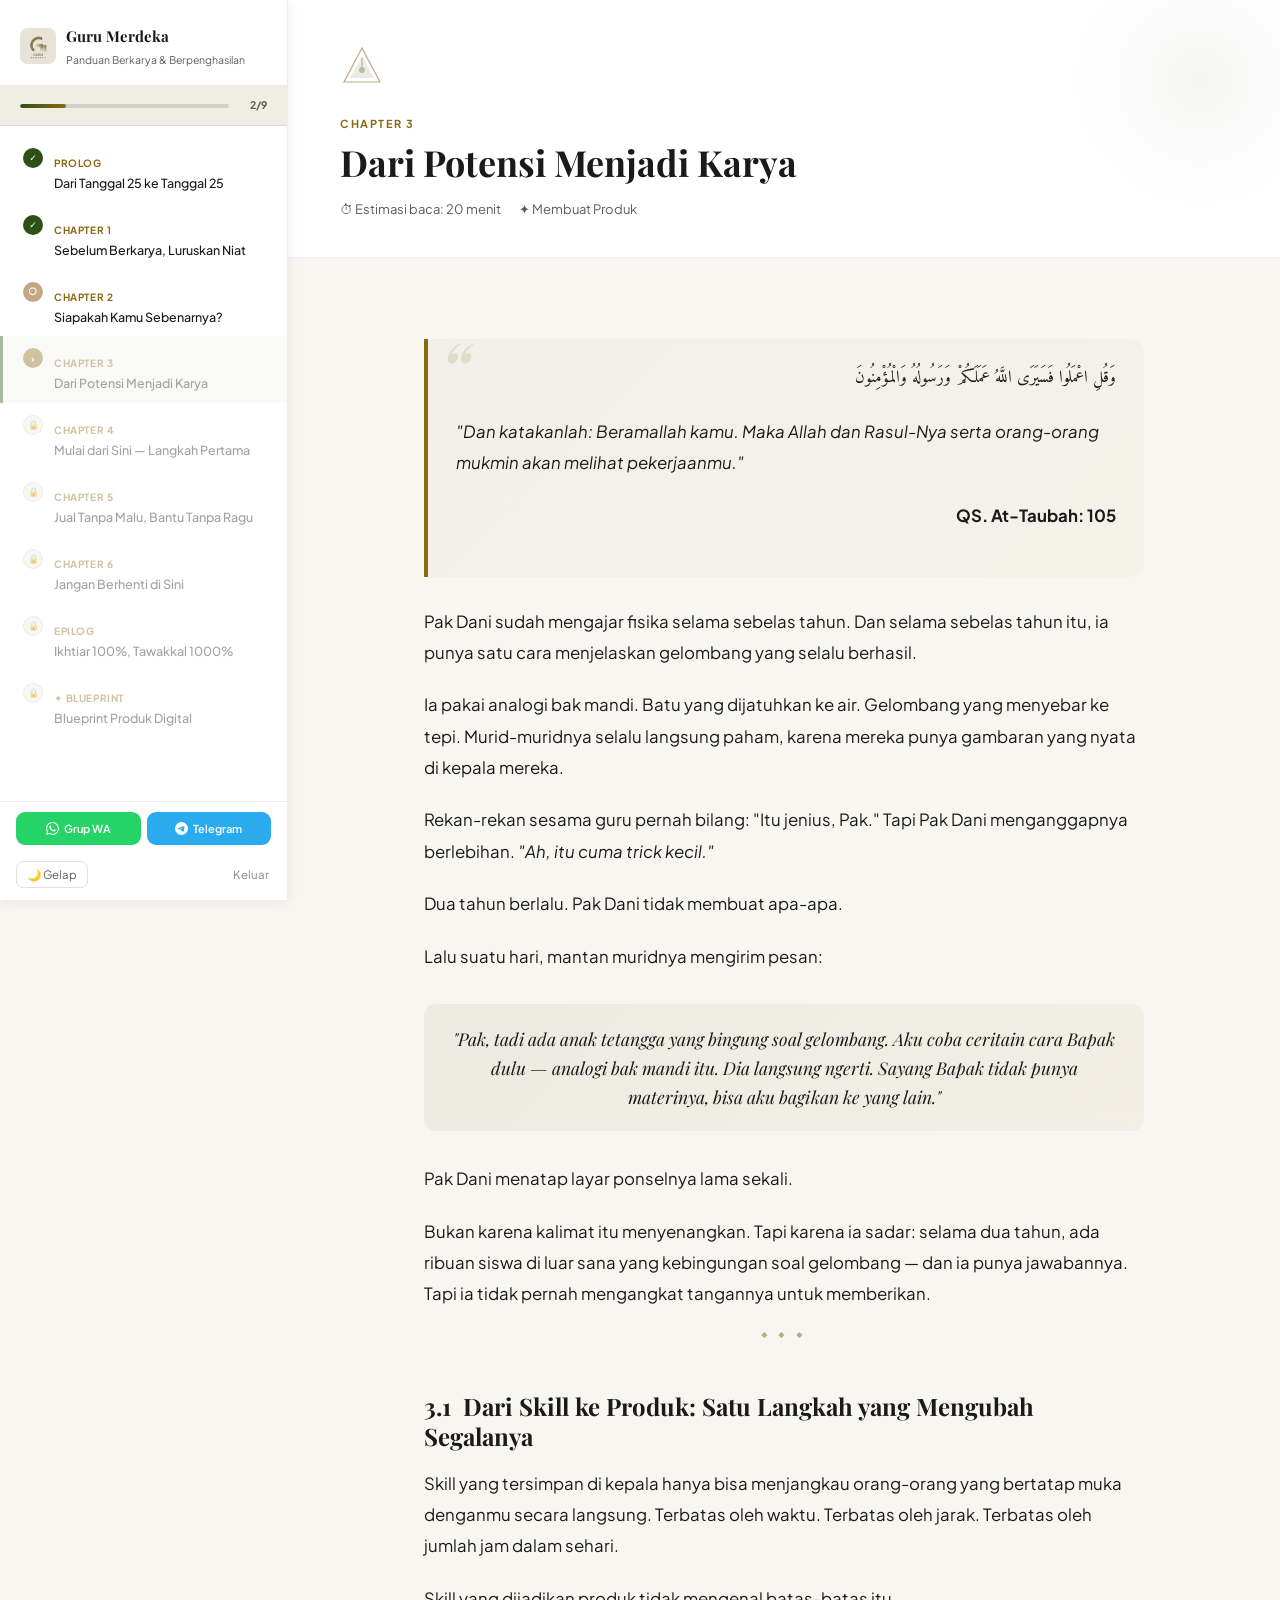
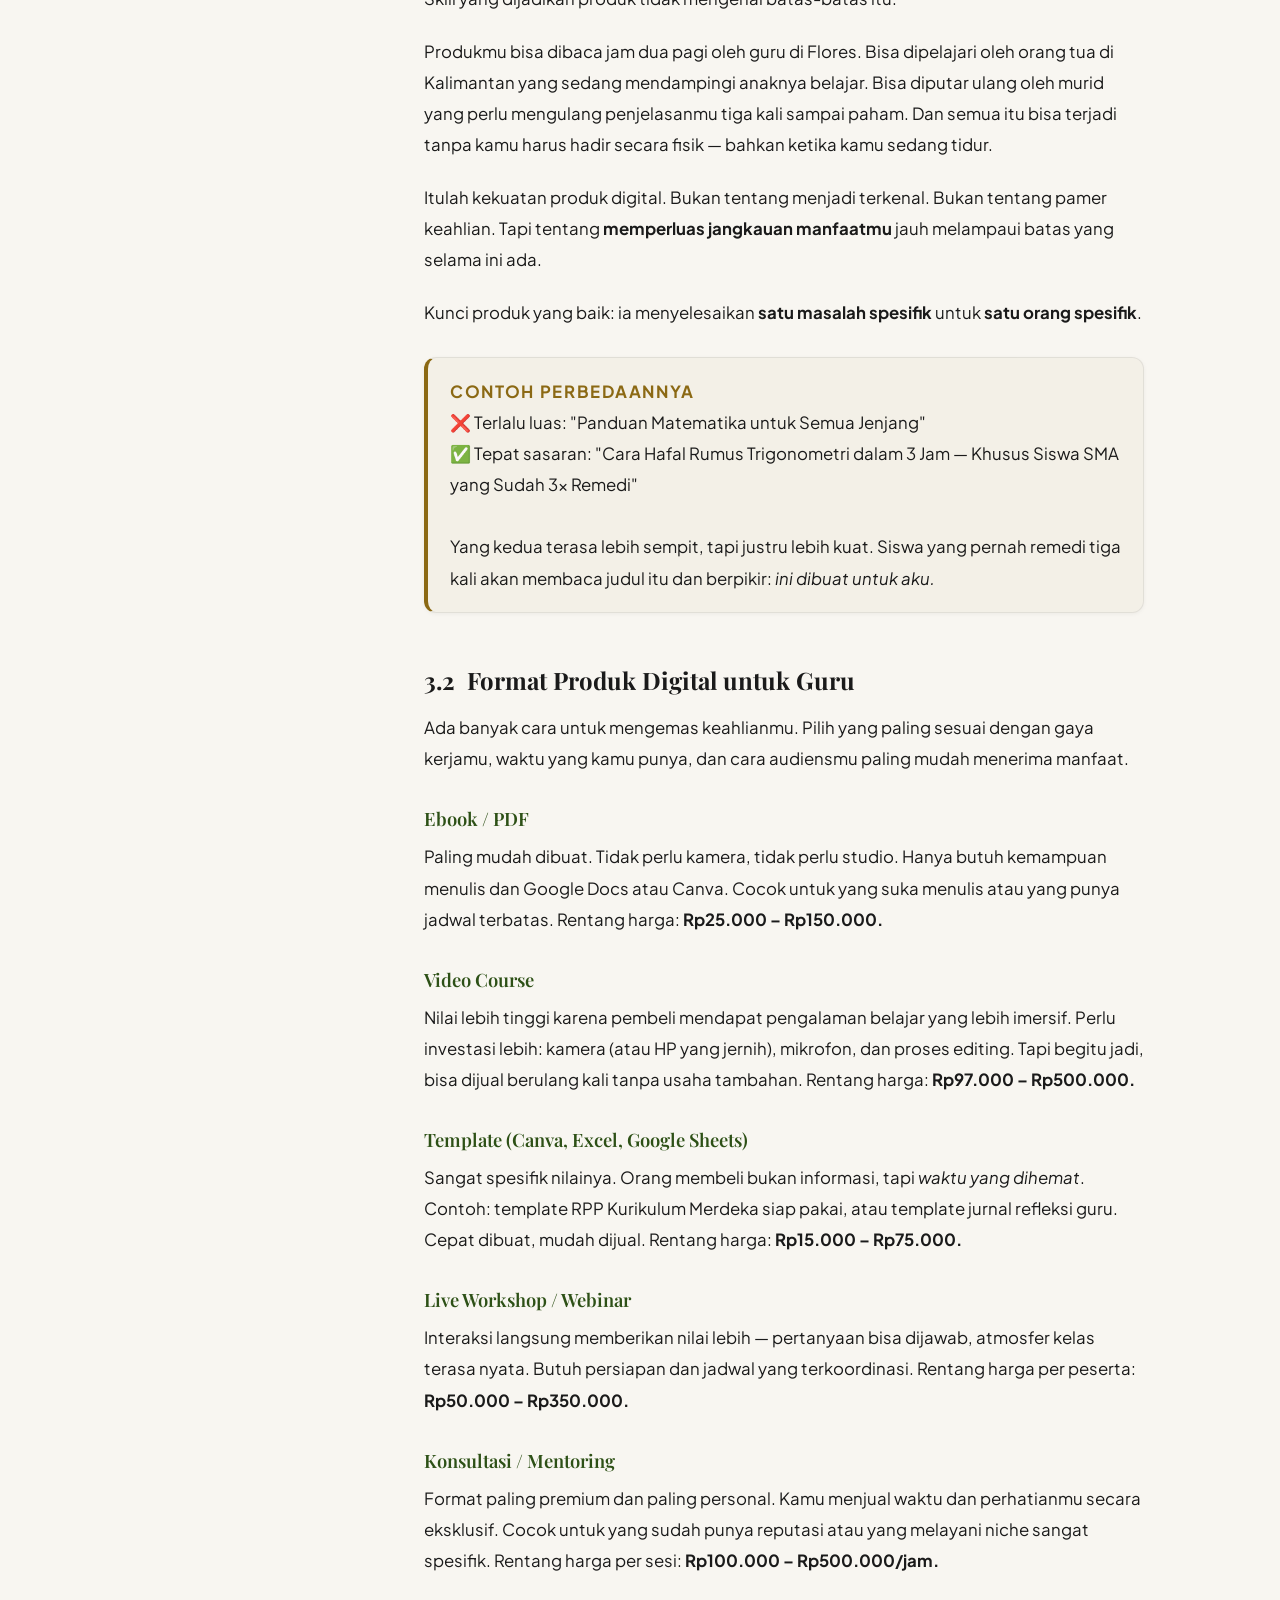
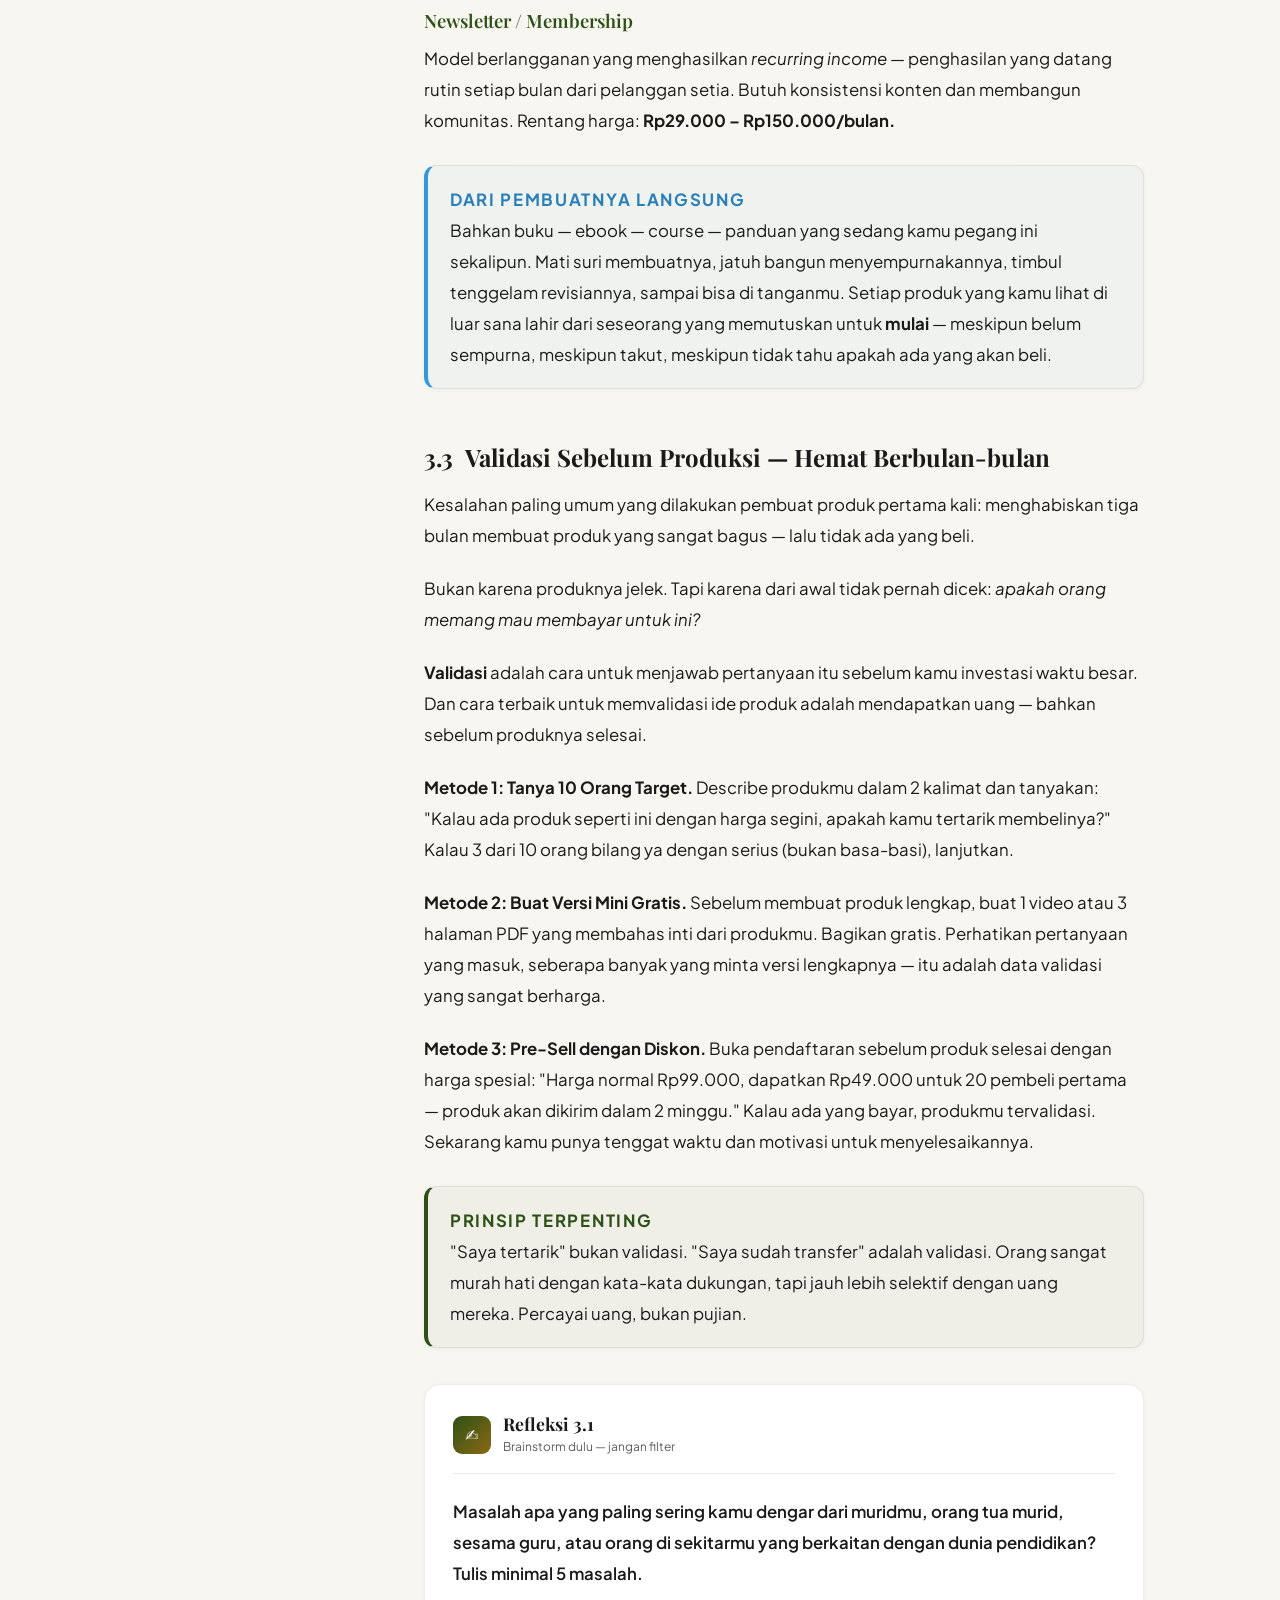
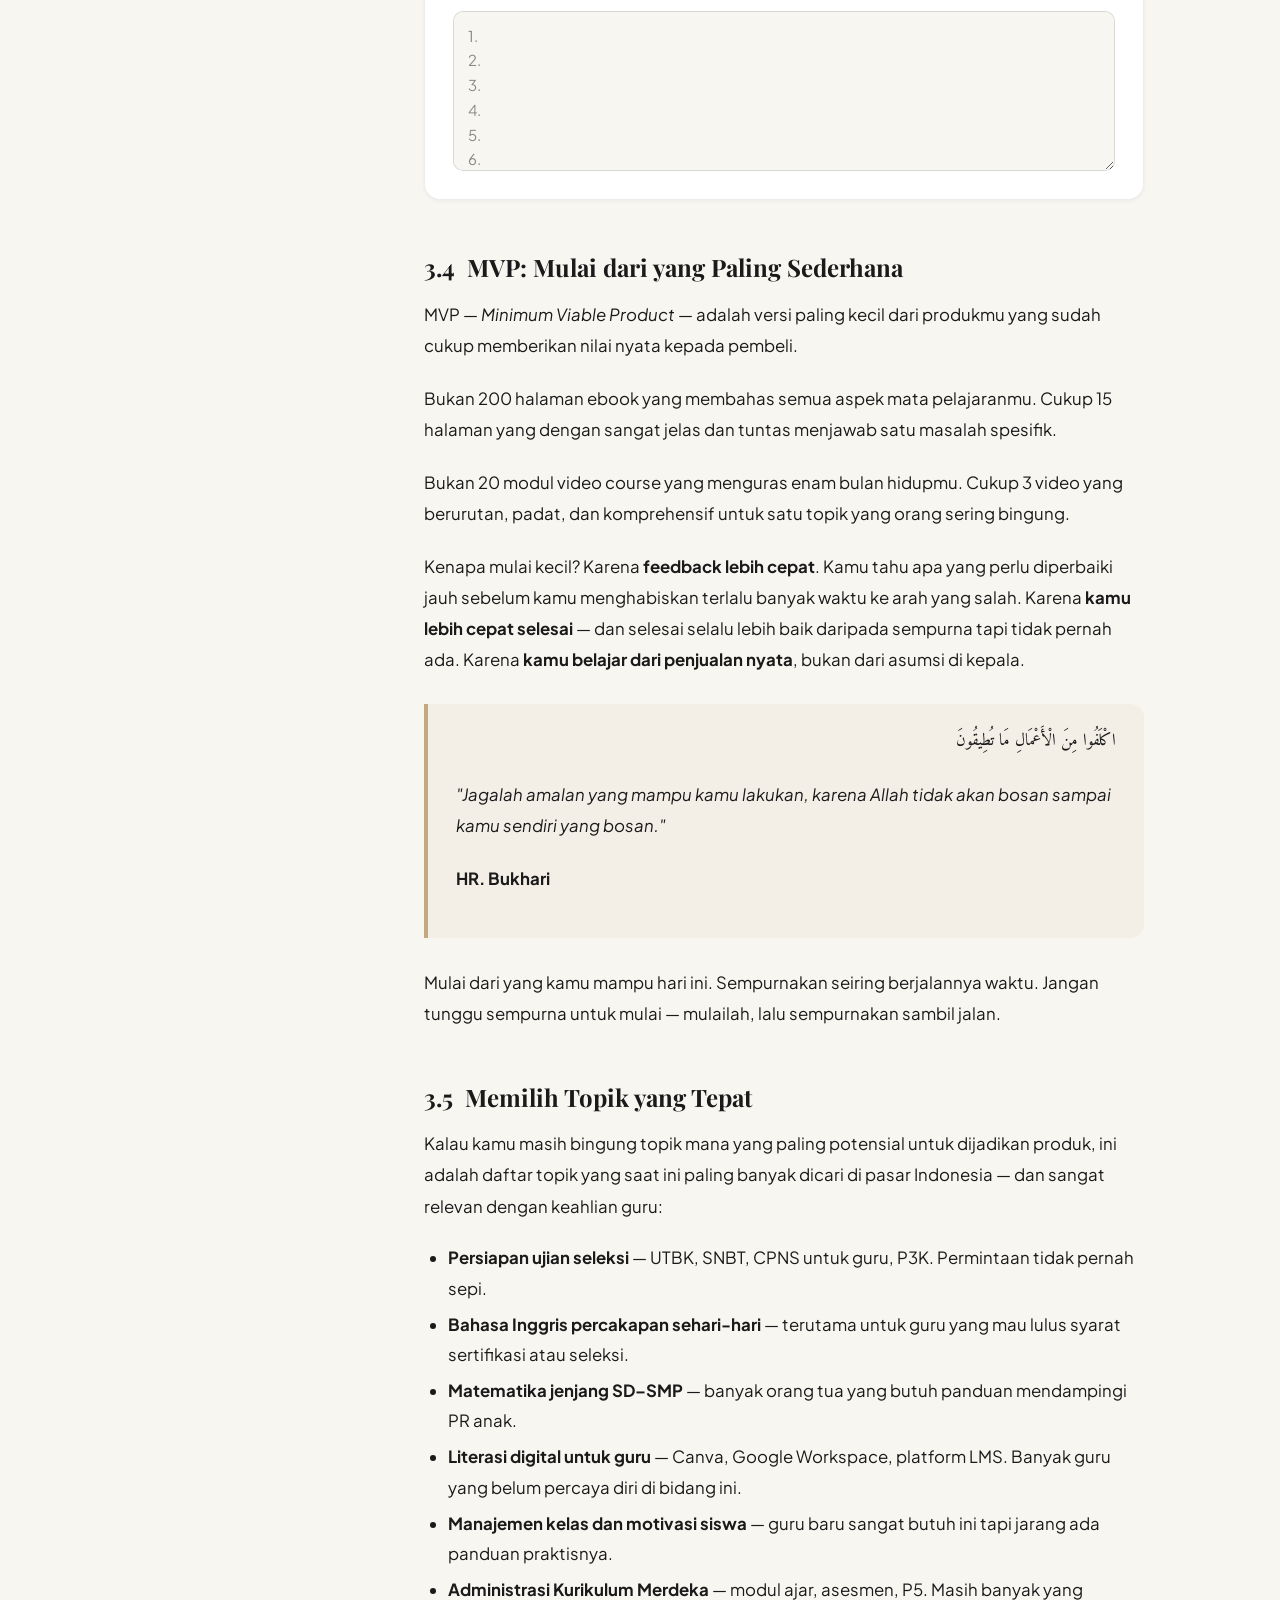
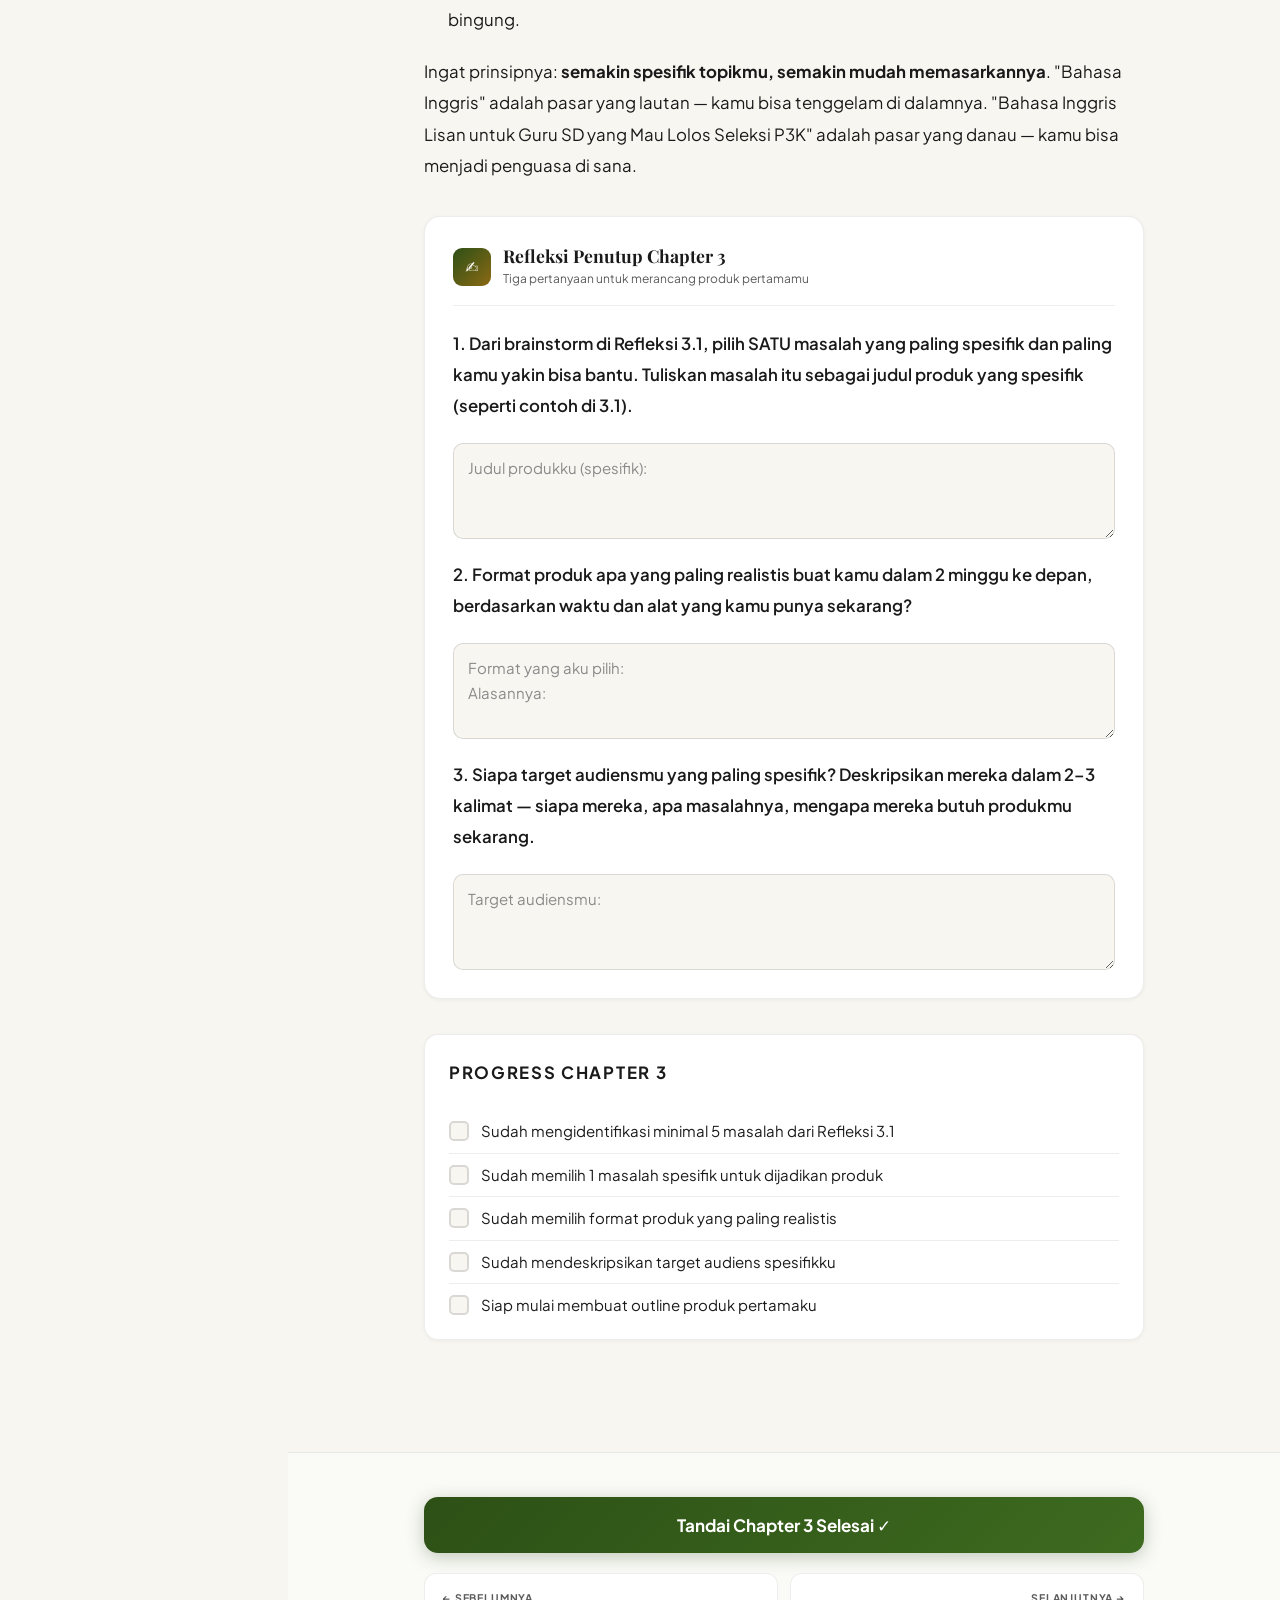
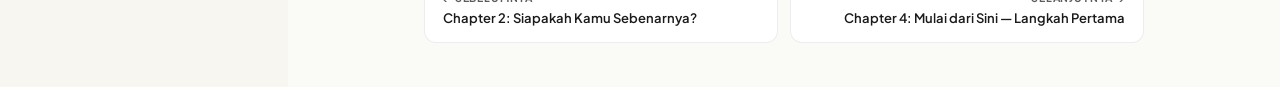
<file: chapters/chapter-3.html>
<!DOCTYPE html>
<html lang="id" data-theme="light">
<head>
  <meta charset="UTF-8" />
  <meta name="viewport" content="width=device-width, initial-scale=1.0" />
  <title>Chapter 3 — Guru Merdeka</title>
  <link rel="icon" href="../assets/logo.png" type="image/png" />
  <link rel="preconnect" href="https://fonts.googleapis.com" />
  <link rel="preconnect" href="https://fonts.gstatic.com" crossorigin />
  <link href="https://fonts.googleapis.com/css2?family=Playfair+Display:ital,wght@0,400;0,600;0,700;1,400&family=Plus+Jakarta+Sans:wght@300;400;500;600;700&family=Amiri:ital,wght@0,400;0,700;1,400&display=swap" rel="stylesheet" />
  <link rel="stylesheet" href="../css/style.css" />
</head>
<body>
<div class="reading-progress"></div>
<div class="app-layout">

  <div class="sidebar-overlay" id="sidebarOverlay"></div>
  <aside class="sidebar" id="sidebar">
    <div class="sidebar-header">
      <a href="../dashboard.html" class="sidebar-logo">
        <img src="../assets/logo.png" alt="Guru Merdeka" style="width:36px;height:36px;border-radius:8px;object-fit:contain;background:#F5F0E8;" />
        <span><span class="sidebar-logo-text">Guru Merdeka</span><span class="sidebar-logo-sub">Panduan Berkarya & Berpenghasilan</span></span>
      </a>
    </div>
    <div class="sidebar-progress-row">
      <div class="sidebar-progress-bar"><div class="sidebar-progress-fill" id="sidebarProgressFill"></div></div>
      <span class="sidebar-progress-text" id="sidebarProgressText">0/8</span>
    </div>
    <nav class="sidebar-nav" id="sidebarNav"></nav>
    <div class="sidebar-footer">
      <button class="btn-dark-mode" id="darkModeToggle">🌙 Gelap</button>
      <button class="btn-logout" id="logoutBtn">Keluar</button>
    </div>
  </aside>

  <main class="main-content">
    <header class="mobile-header">
      <a href="../dashboard.html" class="mobile-logo">
        <img src="../assets/logo.png" alt="GM" style="width:28px;height:28px;border-radius:7px;object-fit:contain;background:#F5F0E8;" />
        Guru Merdeka
      </a>
      <button class="hamburger-btn" id="sidebarToggle"><span></span><span></span><span></span></button>
    </header>

    <div class="chapter-header">
      <svg class="chapter-ornament" viewBox="0 0 44 44" fill="none" xmlns="http://www.w3.org/2000/svg">
        <polygon points="22,4 40,38 4,38" stroke="#C4A882" stroke-width="1.2" fill="none"/>
        <polygon points="22,12 34,34 10,34" fill="#2D5016" opacity="0.1"/>
        <circle cx="22" cy="26" r="3" fill="#8B6914" opacity="0.4"/>
        <line x1="22" y1="14" x2="22" y2="23" stroke="#8B6914" stroke-width="1" opacity="0.5"/>
      </svg>
      <p class="chapter-number">Chapter 3</p>
      <h1 class="chapter-title">Dari Potensi Menjadi Karya</h1>
      <div class="chapter-meta">
        <span class="chapter-meta-item">⏱ Estimasi baca: 20 menit</span>
        <span class="chapter-meta-item">✦ Membuat Produk</span>
      </div>
    </div>

    <div class="chapter-body">
      <div class="content-wrap">

        <div class="quote-box">
          <p class="quote-arabic">وَقُلِ اعْمَلُوا فَسَيَرَى اللَّهُ عَمَلَكُمْ وَرَسُولُهُ وَالْمُؤْمِنُونَ</p>
          <p class="quote-translation">"Dan katakanlah: Beramallah kamu. Maka Allah dan Rasul-Nya serta orang-orang mukmin akan melihat pekerjaanmu."</p>
          <p class="quote-source">QS. At-Taubah: 105</p>
        </div>

        <p>Pak Dani sudah mengajar fisika selama sebelas tahun. Dan selama sebelas tahun itu, ia punya satu cara menjelaskan gelombang yang selalu berhasil.</p>

        <p>Ia pakai analogi bak mandi. Batu yang dijatuhkan ke air. Gelombang yang menyebar ke tepi. Murid-muridnya selalu langsung paham, karena mereka punya gambaran yang nyata di kepala mereka.</p>

        <p>Rekan-rekan sesama guru pernah bilang: "Itu jenius, Pak." Tapi Pak Dani menganggapnya berlebihan. <em>"Ah, itu cuma trick kecil."</em></p>

        <p>Dua tahun berlalu. Pak Dani tidak membuat apa-apa.</p>

        <p>Lalu suatu hari, mantan muridnya mengirim pesan:</p>

        <div class="highlight-text">"Pak, tadi ada anak tetangga yang bingung soal gelombang. Aku coba ceritain cara Bapak dulu — analogi bak mandi itu. Dia langsung ngerti. Sayang Bapak tidak punya materinya, bisa aku bagikan ke yang lain."</div>

        <p>Pak Dani menatap layar ponselnya lama sekali.</p>

        <p>Bukan karena kalimat itu menyenangkan. Tapi karena ia sadar: selama dua tahun, ada ribuan siswa di luar sana yang kebingungan soal gelombang — dan ia punya jawabannya. Tapi ia tidak pernah mengangkat tangannya untuk memberikan.</p>

        <div class="ornament-divider"></div>

        <h2>3.1 &nbsp;Dari Skill ke Produk: Satu Langkah yang Mengubah Segalanya</h2>

        <p>Skill yang tersimpan di kepala hanya bisa menjangkau orang-orang yang bertatap muka denganmu secara langsung. Terbatas oleh waktu. Terbatas oleh jarak. Terbatas oleh jumlah jam dalam sehari.</p>

        <p>Skill yang dijadikan produk tidak mengenal batas-batas itu.</p>

        <p>Produkmu bisa dibaca jam dua pagi oleh guru di Flores. Bisa dipelajari oleh orang tua di Kalimantan yang sedang mendampingi anaknya belajar. Bisa diputar ulang oleh murid yang perlu mengulang penjelasanmu tiga kali sampai paham. Dan semua itu bisa terjadi tanpa kamu harus hadir secara fisik — bahkan ketika kamu sedang tidur.</p>

        <p>Itulah kekuatan produk digital. Bukan tentang menjadi terkenal. Bukan tentang pamer keahlian. Tapi tentang <strong>memperluas jangkauan manfaatmu</strong> jauh melampaui batas yang selama ini ada.</p>

        <p>Kunci produk yang baik: ia menyelesaikan <strong>satu masalah spesifik</strong> untuk <strong>satu orang spesifik</strong>.</p>

        <div class="callout warn">
          <p class="callout-label">Contoh Perbedaannya</p>
          <p>❌ Terlalu luas: "Panduan Matematika untuk Semua Jenjang"<br/>✅ Tepat sasaran: "Cara Hafal Rumus Trigonometri dalam 3 Jam — Khusus Siswa SMA yang Sudah 3× Remedi"<br/><br/>Yang kedua terasa lebih sempit, tapi justru lebih kuat. Siswa yang pernah remedi tiga kali akan membaca judul itu dan berpikir: <em>ini dibuat untuk aku.</em></p>
        </div>

        <h2>3.2 &nbsp;Format Produk Digital untuk Guru</h2>

        <p>Ada banyak cara untuk mengemas keahlianmu. Pilih yang paling sesuai dengan gaya kerjamu, waktu yang kamu punya, dan cara audiensmu paling mudah menerima manfaat.</p>

        <h3>Ebook / PDF</h3>
        <p>Paling mudah dibuat. Tidak perlu kamera, tidak perlu studio. Hanya butuh kemampuan menulis dan Google Docs atau Canva. Cocok untuk yang suka menulis atau yang punya jadwal terbatas. Rentang harga: <strong>Rp25.000 – Rp150.000.</strong></p>

        <h3>Video Course</h3>
        <p>Nilai lebih tinggi karena pembeli mendapat pengalaman belajar yang lebih imersif. Perlu investasi lebih: kamera (atau HP yang jernih), mikrofon, dan proses editing. Tapi begitu jadi, bisa dijual berulang kali tanpa usaha tambahan. Rentang harga: <strong>Rp97.000 – Rp500.000.</strong></p>

        <h3>Template (Canva, Excel, Google Sheets)</h3>
        <p>Sangat spesifik nilainya. Orang membeli bukan informasi, tapi <em>waktu yang dihemat</em>. Contoh: template RPP Kurikulum Merdeka siap pakai, atau template jurnal refleksi guru. Cepat dibuat, mudah dijual. Rentang harga: <strong>Rp15.000 – Rp75.000.</strong></p>

        <h3>Live Workshop / Webinar</h3>
        <p>Interaksi langsung memberikan nilai lebih — pertanyaan bisa dijawab, atmosfer kelas terasa nyata. Butuh persiapan dan jadwal yang terkoordinasi. Rentang harga per peserta: <strong>Rp50.000 – Rp350.000.</strong></p>

        <h3>Konsultasi / Mentoring</h3>
        <p>Format paling premium dan paling personal. Kamu menjual waktu dan perhatianmu secara eksklusif. Cocok untuk yang sudah punya reputasi atau yang melayani niche sangat spesifik. Rentang harga per sesi: <strong>Rp100.000 – Rp500.000/jam.</strong></p>

        <h3>Newsletter / Membership</h3>
        <p>Model berlangganan yang menghasilkan <em>recurring income</em> — penghasilan yang datang rutin setiap bulan dari pelanggan setia. Butuh konsistensi konten dan membangun komunitas. Rentang harga: <strong>Rp29.000 – Rp150.000/bulan.</strong></p>

        <div class="callout note">
          <p class="callout-label">Dari Pembuatnya Langsung</p>
          <p>Bahkan buku — ebook — course — panduan yang sedang kamu pegang ini sekalipun. Mati suri membuatnya, jatuh bangun menyempurnakannya, timbul tenggelam revisiannya, sampai bisa di tanganmu. Setiap produk yang kamu lihat di luar sana lahir dari seseorang yang memutuskan untuk <strong>mulai</strong> — meskipun belum sempurna, meskipun takut, meskipun tidak tahu apakah ada yang akan beli.</p>
        </div>

        <h2>3.3 &nbsp;Validasi Sebelum Produksi — Hemat Berbulan-bulan</h2>

        <p>Kesalahan paling umum yang dilakukan pembuat produk pertama kali: menghabiskan tiga bulan membuat produk yang sangat bagus — lalu tidak ada yang beli.</p>

        <p>Bukan karena produknya jelek. Tapi karena dari awal tidak pernah dicek: <em>apakah orang memang mau membayar untuk ini?</em></p>

        <p><strong>Validasi</strong> adalah cara untuk menjawab pertanyaan itu sebelum kamu investasi waktu besar. Dan cara terbaik untuk memvalidasi ide produk adalah mendapatkan uang — bahkan sebelum produknya selesai.</p>

        <p><strong>Metode 1: Tanya 10 Orang Target.</strong> Describe produkmu dalam 2 kalimat dan tanyakan: "Kalau ada produk seperti ini dengan harga segini, apakah kamu tertarik membelinya?" Kalau 3 dari 10 orang bilang ya dengan serius (bukan basa-basi), lanjutkan.</p>

        <p><strong>Metode 2: Buat Versi Mini Gratis.</strong> Sebelum membuat produk lengkap, buat 1 video atau 3 halaman PDF yang membahas inti dari produkmu. Bagikan gratis. Perhatikan pertanyaan yang masuk, seberapa banyak yang minta versi lengkapnya — itu adalah data validasi yang sangat berharga.</p>

        <p><strong>Metode 3: Pre-Sell dengan Diskon.</strong> Buka pendaftaran sebelum produk selesai dengan harga spesial: "Harga normal Rp99.000, dapatkan Rp49.000 untuk 20 pembeli pertama — produk akan dikirim dalam 2 minggu." Kalau ada yang bayar, produkmu tervalidasi. Sekarang kamu punya tenggat waktu dan motivasi untuk menyelesaikannya.</p>

        <div class="callout tip">
          <p class="callout-label">Prinsip Terpenting</p>
          <p>"Saya tertarik" bukan validasi. "Saya sudah transfer" adalah validasi. Orang sangat murah hati dengan kata-kata dukungan, tapi jauh lebih selektif dengan uang mereka. Percayai uang, bukan pujian.</p>
        </div>

        <!-- Reflection 3.1 -->
        <div class="reflection-box">
          <div class="reflection-header">
            <div class="reflection-icon">✍</div>
            <div>
              <div class="reflection-title">Refleksi 3.1</div>
              <div class="reflection-subtitle">Brainstorm dulu — jangan filter</div>
            </div>
          </div>
          <div class="reflection-item">
            <p class="reflection-question">Masalah apa yang paling sering kamu dengar dari muridmu, orang tua murid, sesama guru, atau orang di sekitarmu yang berkaitan dengan dunia pendidikan? Tulis minimal 5 masalah.</p>
            <textarea class="reflection-textarea" data-rkey="ch3_r1" placeholder="1. &#10;2. &#10;3. &#10;4. &#10;5. &#10;6. &#10;7. " style="min-height:160px;"></textarea>
            <div class="save-indicator">✓ Tersimpan</div>
          </div>
        </div>

        <h2>3.4 &nbsp;MVP: Mulai dari yang Paling Sederhana</h2>

        <p>MVP — <em>Minimum Viable Product</em> — adalah versi paling kecil dari produkmu yang sudah cukup memberikan nilai nyata kepada pembeli.</p>

        <p>Bukan 200 halaman ebook yang membahas semua aspek mata pelajaranmu. Cukup 15 halaman yang dengan sangat jelas dan tuntas menjawab satu masalah spesifik.</p>

        <p>Bukan 20 modul video course yang menguras enam bulan hidupmu. Cukup 3 video yang berurutan, padat, dan komprehensif untuk satu topik yang orang sering bingung.</p>

        <p>Kenapa mulai kecil? Karena <strong>feedback lebih cepat</strong>. Kamu tahu apa yang perlu diperbaiki jauh sebelum kamu menghabiskan terlalu banyak waktu ke arah yang salah. Karena <strong>kamu lebih cepat selesai</strong> — dan selesai selalu lebih baik daripada sempurna tapi tidak pernah ada. Karena <strong>kamu belajar dari penjualan nyata</strong>, bukan dari asumsi di kepala.</p>

        <div class="hadis-box">
          <p class="hadis-arabic">اكْلَفُوا مِنَ الْأَعْمَالِ مَا تُطِيقُونَ</p>
          <p class="hadis-translation">"Jagalah amalan yang mampu kamu lakukan, karena Allah tidak akan bosan sampai kamu sendiri yang bosan."</p>
          <p class="hadis-source">HR. Bukhari</p>
        </div>

        <p>Mulai dari yang kamu mampu hari ini. Sempurnakan seiring berjalannya waktu. Jangan tunggu sempurna untuk mulai — mulailah, lalu sempurnakan sambil jalan.</p>

        <h2>3.5 &nbsp;Memilih Topik yang Tepat</h2>

        <p>Kalau kamu masih bingung topik mana yang paling potensial untuk dijadikan produk, ini adalah daftar topik yang saat ini paling banyak dicari di pasar Indonesia — dan sangat relevan dengan keahlian guru:</p>

        <ul>
          <li><strong>Persiapan ujian seleksi</strong> — UTBK, SNBT, CPNS untuk guru, P3K. Permintaan tidak pernah sepi.</li>
          <li><strong>Bahasa Inggris percakapan sehari-hari</strong> — terutama untuk guru yang mau lulus syarat sertifikasi atau seleksi.</li>
          <li><strong>Matematika jenjang SD–SMP</strong> — banyak orang tua yang butuh panduan mendampingi PR anak.</li>
          <li><strong>Literasi digital untuk guru</strong> — Canva, Google Workspace, platform LMS. Banyak guru yang belum percaya diri di bidang ini.</li>
          <li><strong>Manajemen kelas dan motivasi siswa</strong> — guru baru sangat butuh ini tapi jarang ada panduan praktisnya.</li>
          <li><strong>Administrasi Kurikulum Merdeka</strong> — modul ajar, asesmen, P5. Masih banyak yang bingung.</li>
        </ul>

        <p>Ingat prinsipnya: <strong>semakin spesifik topikmu, semakin mudah memasarkannya</strong>. "Bahasa Inggris" adalah pasar yang lautan — kamu bisa tenggelam di dalamnya. "Bahasa Inggris Lisan untuk Guru SD yang Mau Lolos Seleksi P3K" adalah pasar yang danau — kamu bisa menjadi penguasa di sana.</p>

        <!-- Reflection Penutup Chapter 3 -->
        <div class="reflection-box">
          <div class="reflection-header">
            <div class="reflection-icon">✍</div>
            <div>
              <div class="reflection-title">Refleksi Penutup Chapter 3</div>
              <div class="reflection-subtitle">Tiga pertanyaan untuk merancang produk pertamamu</div>
            </div>
          </div>
          <div class="reflection-item">
            <p class="reflection-question">1. Dari brainstorm di Refleksi 3.1, pilih SATU masalah yang paling spesifik dan paling kamu yakin bisa bantu. Tuliskan masalah itu sebagai judul produk yang spesifik (seperti contoh di 3.1).</p>
            <textarea class="reflection-textarea" data-rkey="ch3_close1" placeholder="Judul produkku (spesifik): "></textarea>
            <div class="save-indicator">✓ Tersimpan</div>
          </div>
          <div class="reflection-item">
            <p class="reflection-question">2. Format produk apa yang paling realistis buat kamu dalam 2 minggu ke depan, berdasarkan waktu dan alat yang kamu punya sekarang?</p>
            <textarea class="reflection-textarea" data-rkey="ch3_close2" placeholder="Format yang aku pilih: &#10;Alasannya: "></textarea>
            <div class="save-indicator">✓ Tersimpan</div>
          </div>
          <div class="reflection-item">
            <p class="reflection-question">3. Siapa target audiensmu yang paling spesifik? Deskripsikan mereka dalam 2–3 kalimat — siapa mereka, apa masalahnya, mengapa mereka butuh produkmu sekarang.</p>
            <textarea class="reflection-textarea" data-rkey="ch3_close3" placeholder="Target audiensmu: "></textarea>
            <div class="save-indicator">✓ Tersimpan</div>
          </div>
        </div>

        <!-- Checklist -->
        <div class="checklist">
          <p class="checklist-title">Progress Chapter 3</p>
          <div class="checklist-item">
            <input type="checkbox" id="c_ch3_1" data-ckey="ch3_c1" />
            <label for="c_ch3_1">Sudah mengidentifikasi minimal 5 masalah dari Refleksi 3.1</label>
          </div>
          <div class="checklist-item">
            <input type="checkbox" id="c_ch3_2" data-ckey="ch3_c2" />
            <label for="c_ch3_2">Sudah memilih 1 masalah spesifik untuk dijadikan produk</label>
          </div>
          <div class="checklist-item">
            <input type="checkbox" id="c_ch3_3" data-ckey="ch3_c3" />
            <label for="c_ch3_3">Sudah memilih format produk yang paling realistis</label>
          </div>
          <div class="checklist-item">
            <input type="checkbox" id="c_ch3_4" data-ckey="ch3_c4" />
            <label for="c_ch3_4">Sudah mendeskripsikan target audiens spesifikku</label>
          </div>
          <div class="checklist-item">
            <input type="checkbox" id="c_ch3_5" data-ckey="ch3_c5" />
            <label for="c_ch3_5">Siap mulai membuat outline produk pertamaku</label>
          </div>
        </div>

      </div>
    </div>

    <footer class="chapter-footer">
      <div class="content-wrap">
        <button class="complete-btn" id="markCompleteBtn">Tandai Chapter 3 Selesai ✓</button>
        <div class="chapter-nav">
          <a href="./chapter-2.html" class="chapter-nav-btn">
            <span class="nav-dir-label">← Sebelumnya</span>
            <span class="nav-chapter-title">Chapter 2: Siapakah Kamu Sebenarnya?</span>
          </a>
          <a href="./chapter-4.html" class="chapter-nav-btn dir-next">
            <span class="nav-dir-label">Selanjutnya →</span>
            <span class="nav-chapter-title">Chapter 4: Mulai dari Sini — Langkah Pertama</span>
          </a>
        </div>
      </div>
    </footer>
  </main>
</div>

<!-- Completion overlay -->
<div class="completion-overlay" id="completionOverlay">
  <div class="completion-card">
    <div class="completion-icon">✓</div>
    <h2 class="completion-title">Alhamdulillah!</h2>
    <p class="completion-text">Chapter 3 selesai. Kamu sekarang sudah punya gambaran produk pertamamu. Di chapter selanjutnya, kita akan buat itu menjadi nyata — langkah demi langkah, hari demi hari.</p>
    <div class="completion-actions">
      <a href="./chapter-4.html" class="btn-next-chapter">Lanjut ke Chapter 4 →</a>
      <button class="btn-close-overlay" data-close-overlay>Tetap di halaman ini</button>
    </div>
  </div>
</div>

<script src="../js/config.js"></script>
<script src="../js/app.js"></script>
<script>initChapter('ch3');</script>
</body>
</html>
</file>
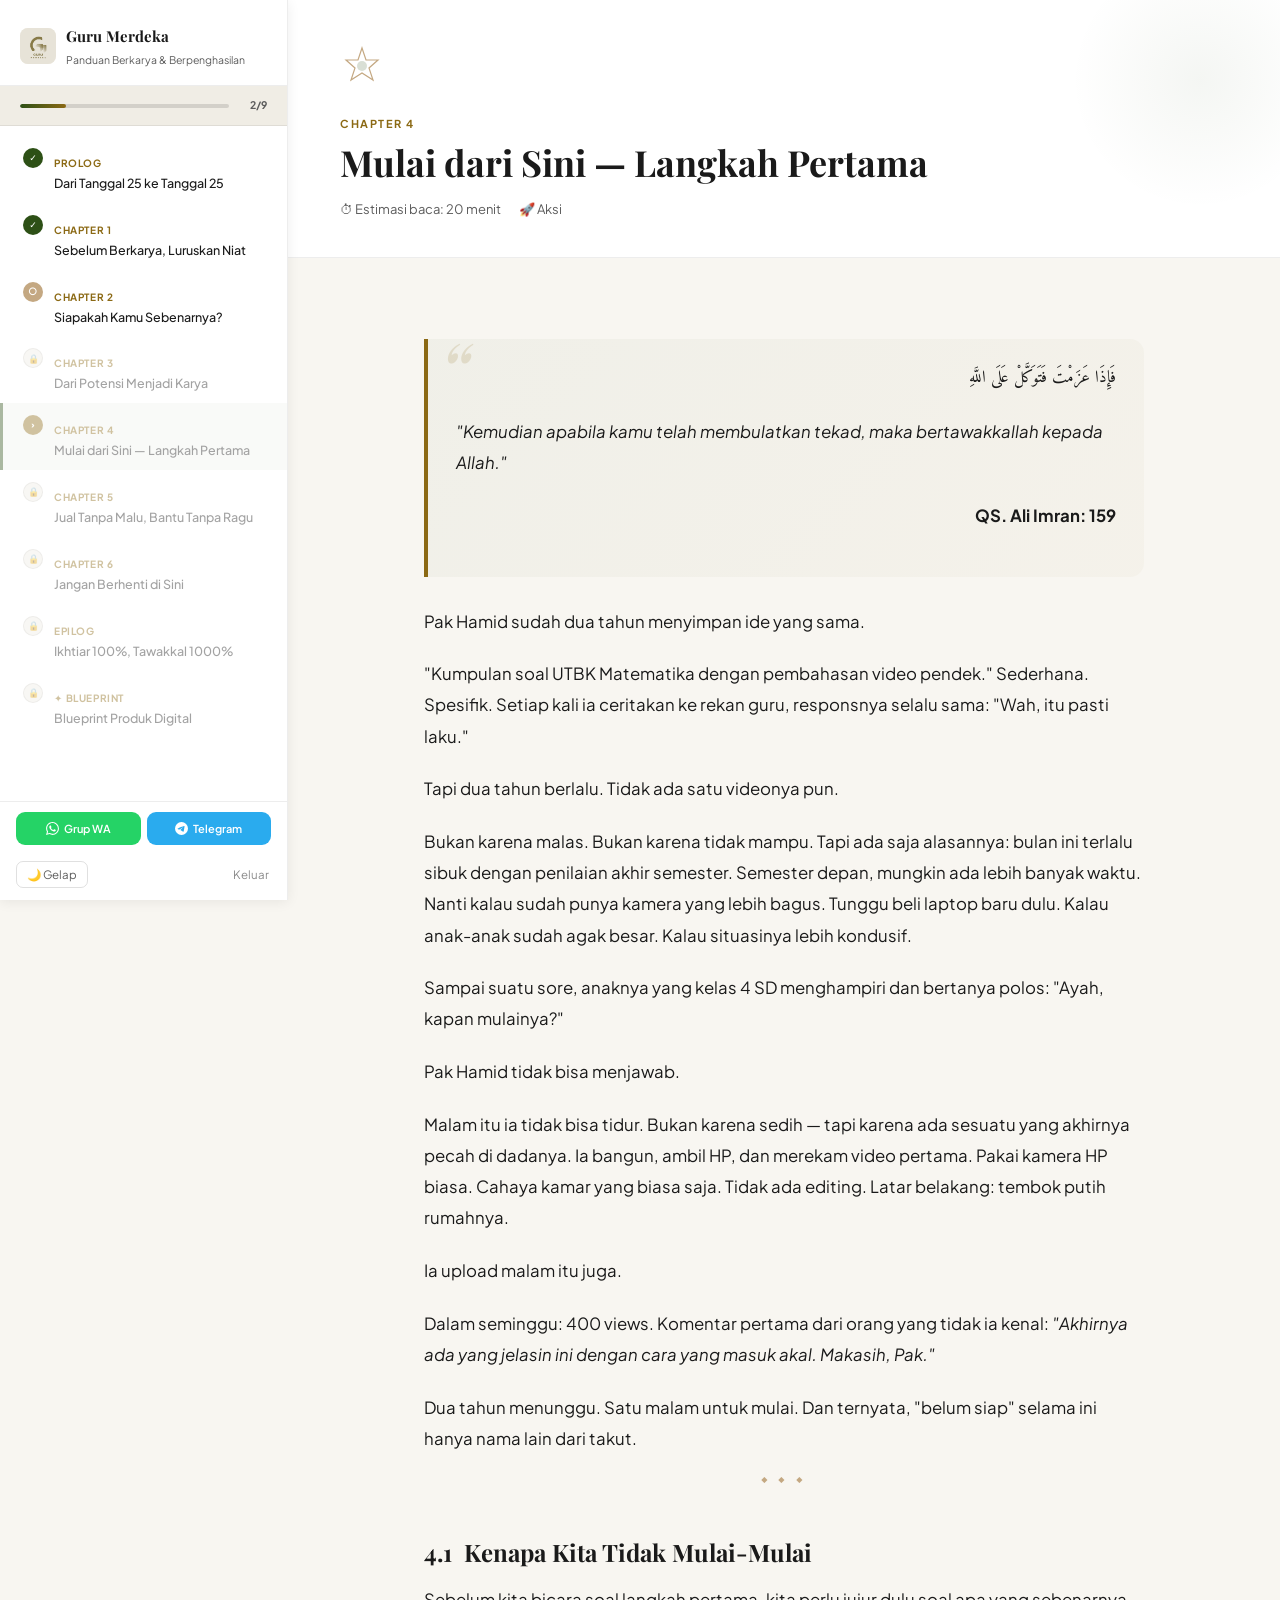
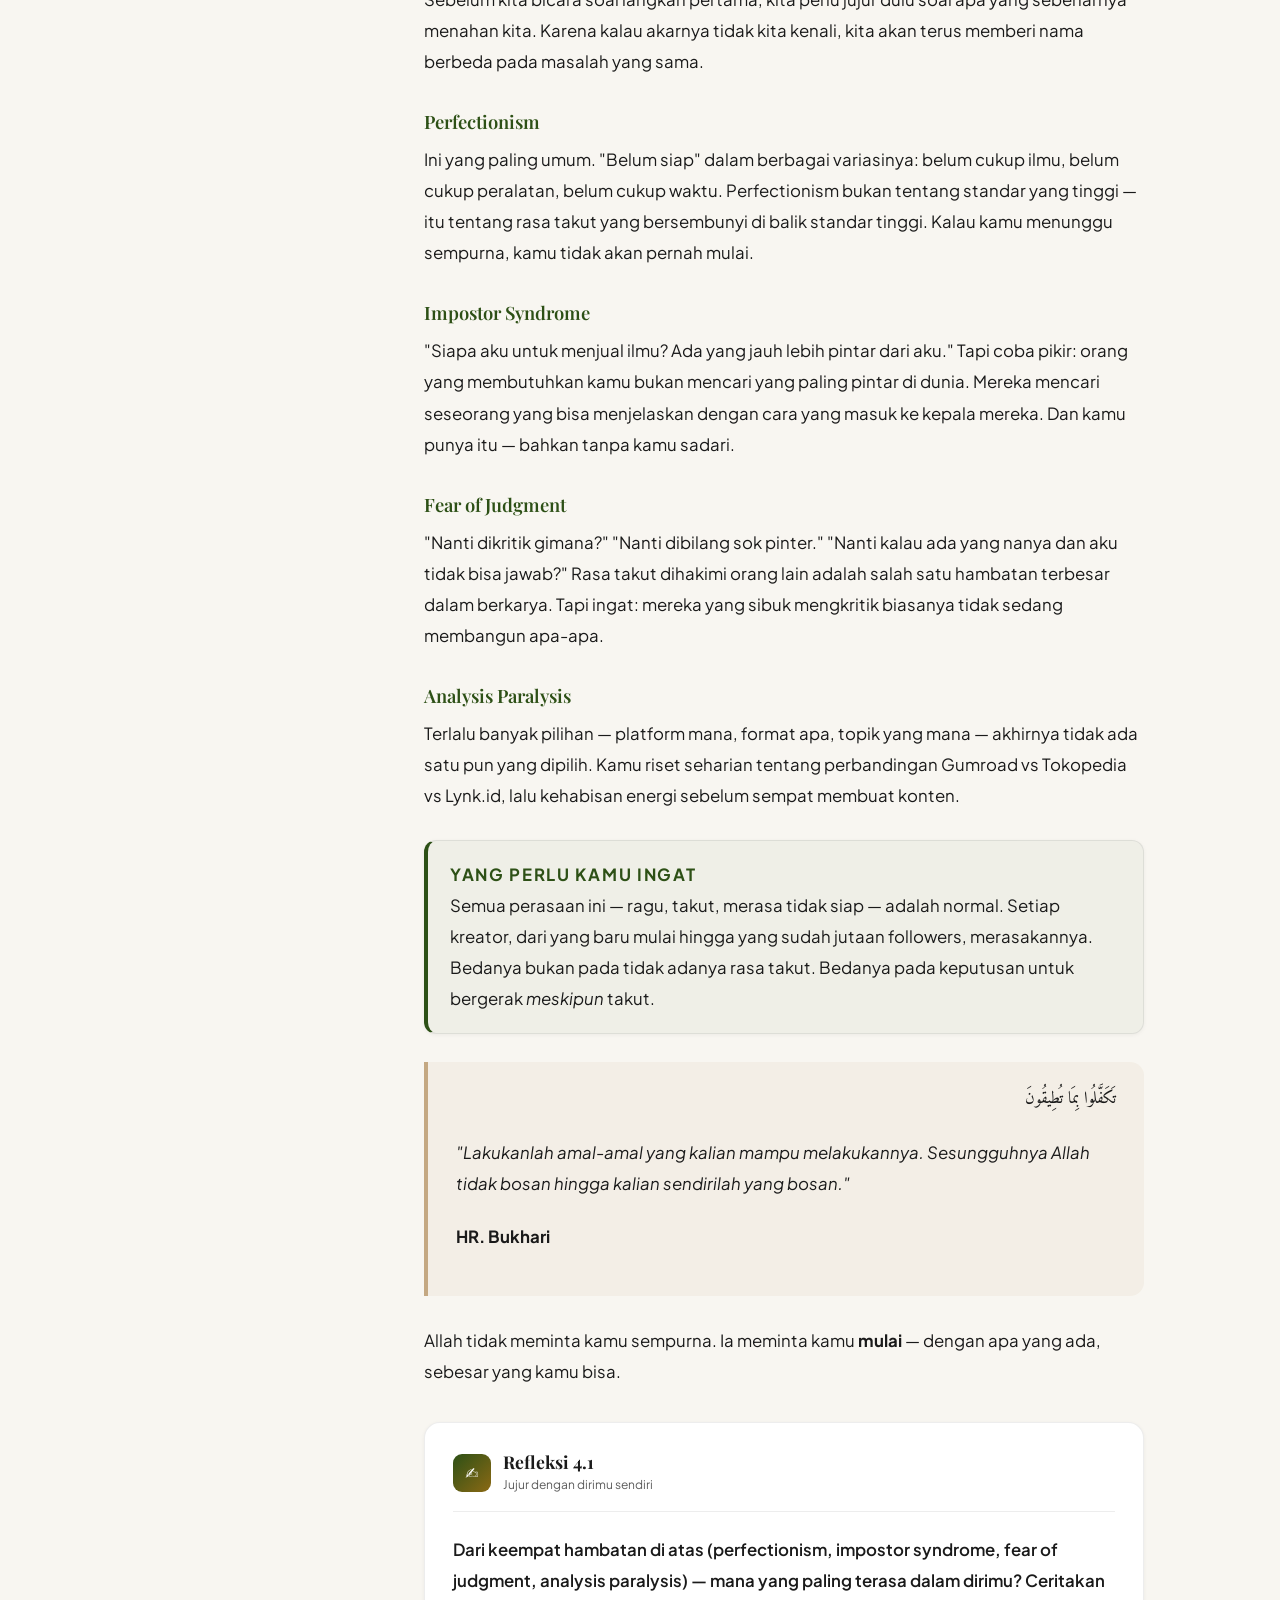
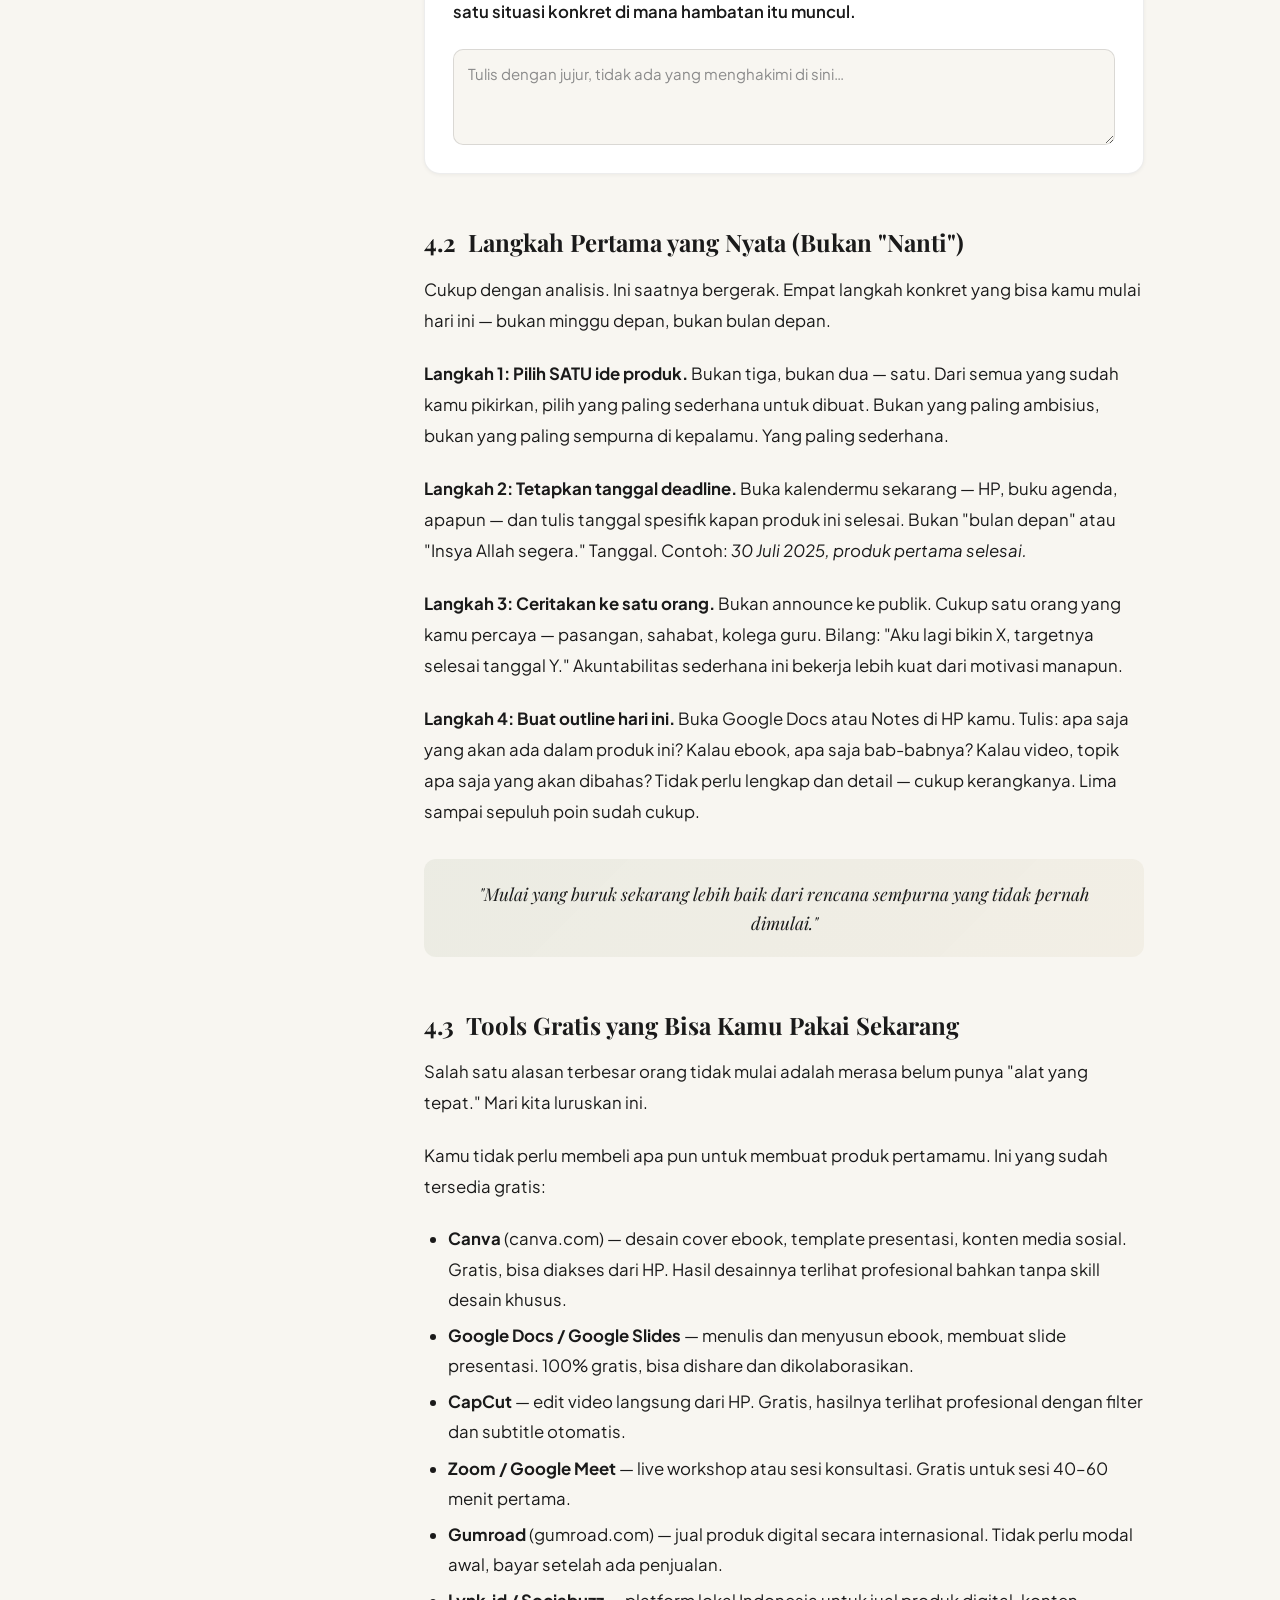
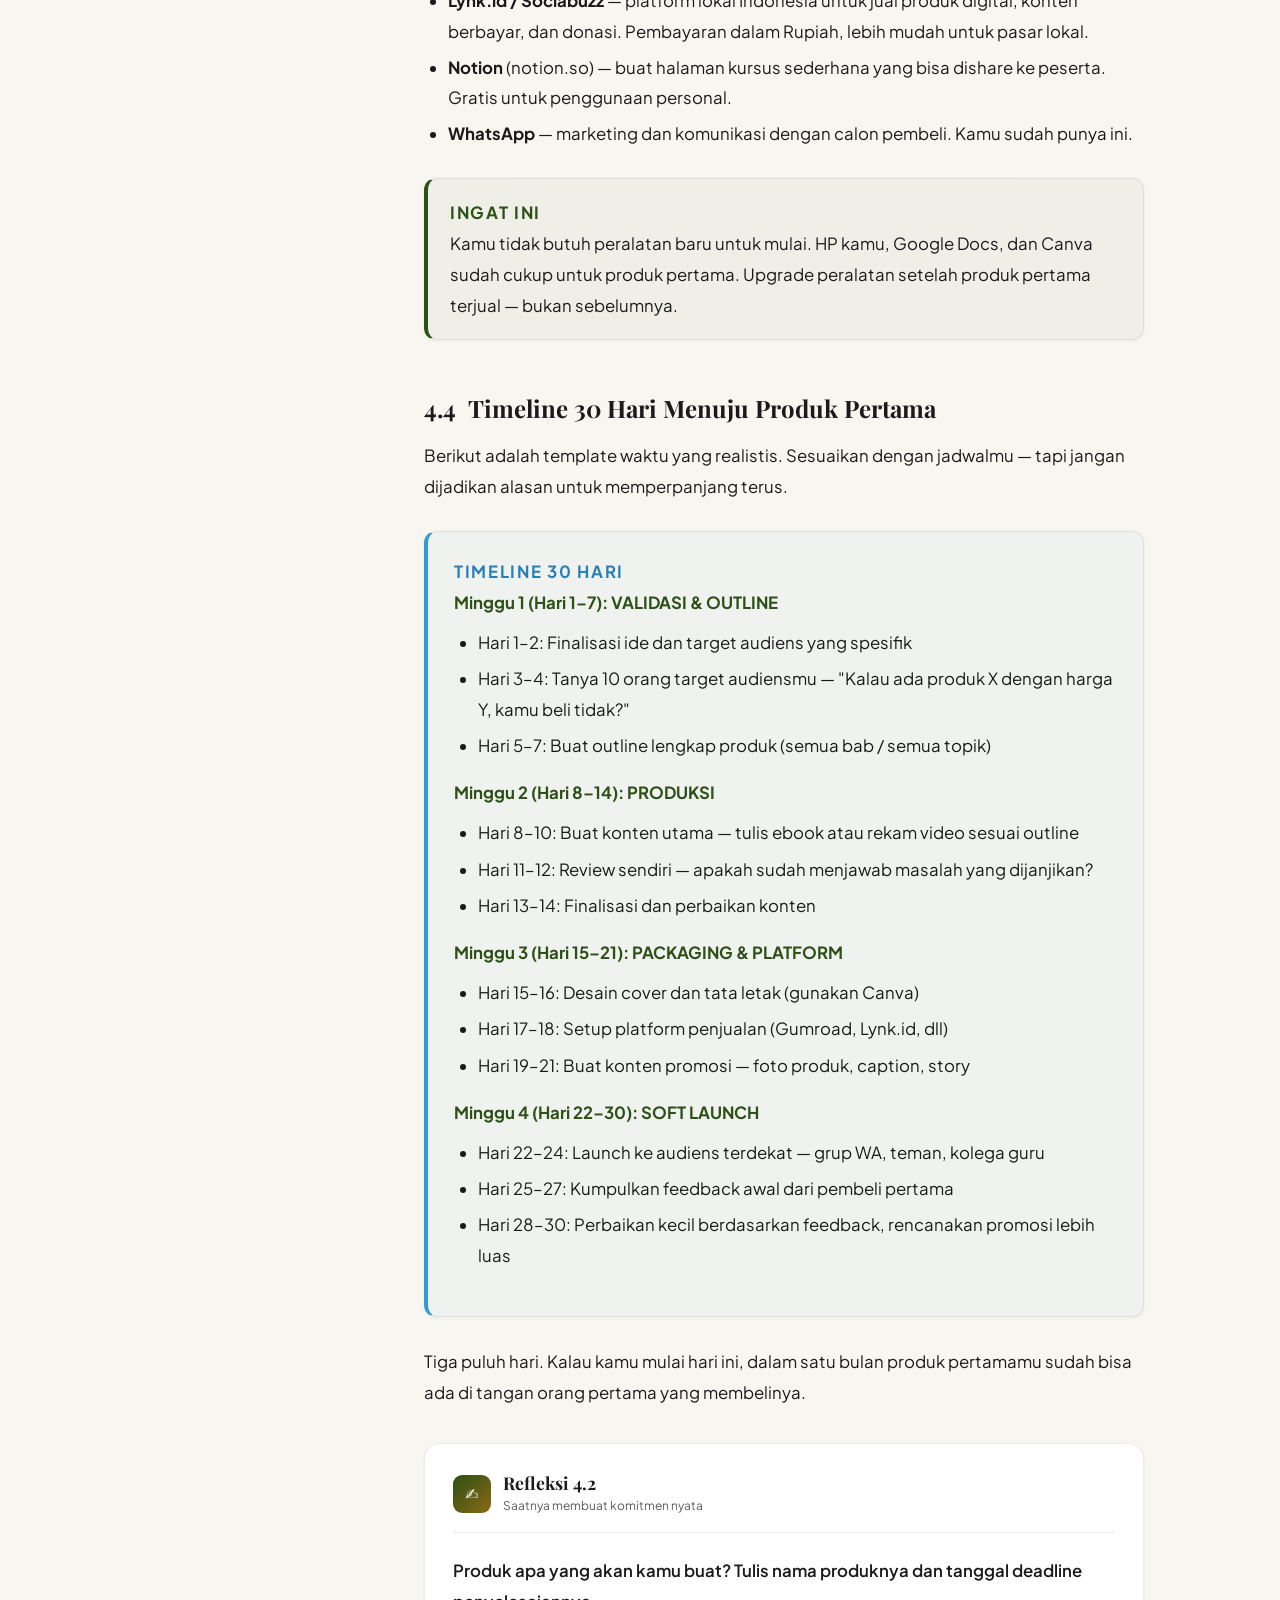
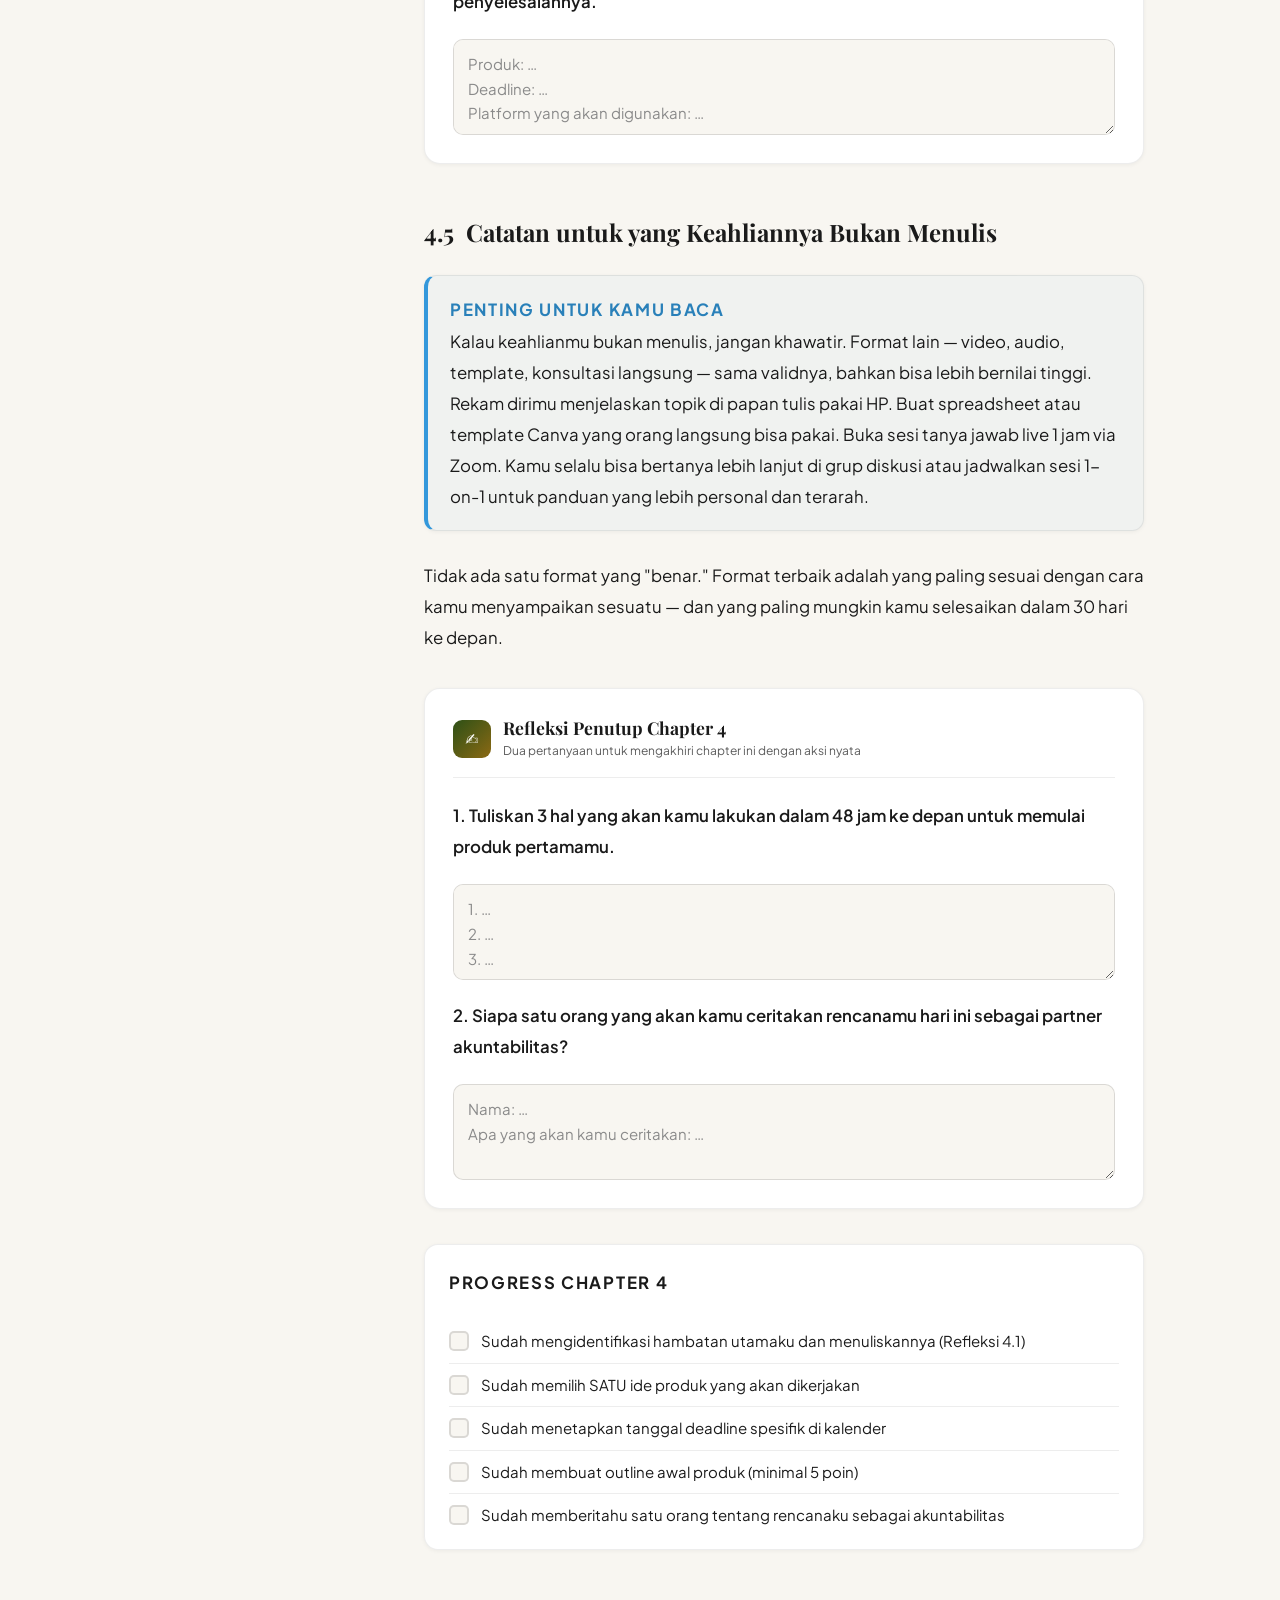
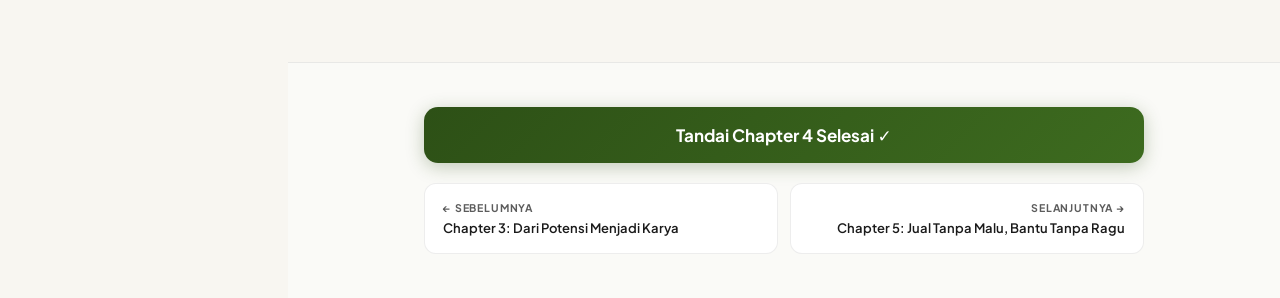
<file: chapters/chapter-4.html>
<!DOCTYPE html>
<html lang="id" data-theme="light">
<head>
  <meta charset="UTF-8" />
  <meta name="viewport" content="width=device-width, initial-scale=1.0" />
  <title>Chapter 4 — Guru Merdeka</title>
  <link rel="icon" href="../assets/logo.png" type="image/png" />
  <link rel="preconnect" href="https://fonts.googleapis.com" />
  <link rel="preconnect" href="https://fonts.gstatic.com" crossorigin />
  <link href="https://fonts.googleapis.com/css2?family=Playfair+Display:ital,wght@0,400;0,600;0,700;1,400&family=Plus+Jakarta+Sans:wght@300;400;500;600;700&family=Amiri:ital,wght@0,400;0,700;1,400&display=swap" rel="stylesheet" />
  <link rel="stylesheet" href="../css/style.css" />
</head>
<body>
<div class="reading-progress"></div>
<div class="app-layout">

  <div class="sidebar-overlay" id="sidebarOverlay"></div>
  <aside class="sidebar" id="sidebar">
    <div class="sidebar-header">
      <a href="../dashboard.html" class="sidebar-logo">
        <img src="../assets/logo.png" alt="Guru Merdeka" style="width:36px;height:36px;border-radius:8px;object-fit:contain;background:#F5F0E8;" />
        <span><span class="sidebar-logo-text">Guru Merdeka</span><span class="sidebar-logo-sub">Panduan Berkarya & Berpenghasilan</span></span>
      </a>
    </div>
    <div class="sidebar-progress-row">
      <div class="sidebar-progress-bar"><div class="sidebar-progress-fill" id="sidebarProgressFill"></div></div>
      <span class="sidebar-progress-text" id="sidebarProgressText">0/8</span>
    </div>
    <nav class="sidebar-nav" id="sidebarNav"></nav>
    <div class="sidebar-footer">
      <button class="btn-dark-mode" id="darkModeToggle">🌙 Gelap</button>
      <button class="btn-logout" id="logoutBtn">Keluar</button>
    </div>
  </aside>

  <main class="main-content">
    <header class="mobile-header">
      <a href="../dashboard.html" class="mobile-logo">
        <img src="../assets/logo.png" alt="GM" style="width:28px;height:28px;border-radius:7px;object-fit:contain;background:#F5F0E8;" />
        Guru Merdeka
      </a>
      <button class="hamburger-btn" id="sidebarToggle"><span></span><span></span><span></span></button>
    </header>

    <div class="chapter-header">
      <svg class="chapter-ornament" viewBox="0 0 44 44" fill="none">
        <polygon points="22,4 26,16 38,16 29,24 33,36 22,29 11,36 15,24 6,16 18,16" stroke="#C4A882" stroke-width="1.2" fill="none"/>
        <circle cx="22" cy="22" r="5" fill="#2D5016" opacity="0.18"/>
      </svg>
      <p class="chapter-number">Chapter 4</p>
      <h1 class="chapter-title">Mulai dari Sini — Langkah Pertama</h1>
      <div class="chapter-meta">
        <span class="chapter-meta-item">⏱ Estimasi baca: 20 menit</span>
        <span class="chapter-meta-item">🚀 Aksi</span>
      </div>
    </div>

    <div class="chapter-body">
      <div class="content-wrap">

        <div class="quote-box">
          <p class="quote-arabic">فَإِذَا عَزَمْتَ فَتَوَكَّلْ عَلَى اللَّهِ</p>
          <p class="quote-translation">"Kemudian apabila kamu telah membulatkan tekad, maka bertawakkallah kepada Allah."</p>
          <p class="quote-source">QS. Ali Imran: 159</p>
        </div>

        <p>Pak Hamid sudah dua tahun menyimpan ide yang sama.</p>

        <p>"Kumpulan soal UTBK Matematika dengan pembahasan video pendek." Sederhana. Spesifik. Setiap kali ia ceritakan ke rekan guru, responsnya selalu sama: "Wah, itu pasti laku."</p>

        <p>Tapi dua tahun berlalu. Tidak ada satu videonya pun.</p>

        <p>Bukan karena malas. Bukan karena tidak mampu. Tapi ada saja alasannya: bulan ini terlalu sibuk dengan penilaian akhir semester. Semester depan, mungkin ada lebih banyak waktu. Nanti kalau sudah punya kamera yang lebih bagus. Tunggu beli laptop baru dulu. Kalau anak-anak sudah agak besar. Kalau situasinya lebih kondusif.</p>

        <p>Sampai suatu sore, anaknya yang kelas 4 SD menghampiri dan bertanya polos: "Ayah, kapan mulainya?"</p>

        <p>Pak Hamid tidak bisa menjawab.</p>

        <p>Malam itu ia tidak bisa tidur. Bukan karena sedih — tapi karena ada sesuatu yang akhirnya pecah di dadanya. Ia bangun, ambil HP, dan merekam video pertama. Pakai kamera HP biasa. Cahaya kamar yang biasa saja. Tidak ada editing. Latar belakang: tembok putih rumahnya.</p>

        <p>Ia upload malam itu juga.</p>

        <p>Dalam seminggu: 400 views. Komentar pertama dari orang yang tidak ia kenal: <em>"Akhirnya ada yang jelasin ini dengan cara yang masuk akal. Makasih, Pak."</em></p>

        <p>Dua tahun menunggu. Satu malam untuk mulai. Dan ternyata, "belum siap" selama ini hanya nama lain dari takut.</p>

        <div class="ornament-divider"></div>

        <h2>4.1 &nbsp;Kenapa Kita Tidak Mulai-Mulai</h2>

        <p>Sebelum kita bicara soal langkah pertama, kita perlu jujur dulu soal apa yang sebenarnya menahan kita. Karena kalau akarnya tidak kita kenali, kita akan terus memberi nama berbeda pada masalah yang sama.</p>

        <h3>Perfectionism</h3>
        <p>Ini yang paling umum. "Belum siap" dalam berbagai variasinya: belum cukup ilmu, belum cukup peralatan, belum cukup waktu. Perfectionism bukan tentang standar yang tinggi — itu tentang rasa takut yang bersembunyi di balik standar tinggi. Kalau kamu menunggu sempurna, kamu tidak akan pernah mulai.</p>

        <h3>Impostor Syndrome</h3>
        <p>"Siapa aku untuk menjual ilmu? Ada yang jauh lebih pintar dari aku." Tapi coba pikir: orang yang membutuhkan kamu bukan mencari yang paling pintar di dunia. Mereka mencari seseorang yang bisa menjelaskan dengan cara yang masuk ke kepala mereka. Dan kamu punya itu — bahkan tanpa kamu sadari.</p>

        <h3>Fear of Judgment</h3>
        <p>"Nanti dikritik gimana?" "Nanti dibilang sok pinter." "Nanti kalau ada yang nanya dan aku tidak bisa jawab?" Rasa takut dihakimi orang lain adalah salah satu hambatan terbesar dalam berkarya. Tapi ingat: mereka yang sibuk mengkritik biasanya tidak sedang membangun apa-apa.</p>

        <h3>Analysis Paralysis</h3>
        <p>Terlalu banyak pilihan — platform mana, format apa, topik yang mana — akhirnya tidak ada satu pun yang dipilih. Kamu riset seharian tentang perbandingan Gumroad vs Tokopedia vs Lynk.id, lalu kehabisan energi sebelum sempat membuat konten.</p>

        <div class="callout tip">
          <p class="callout-label">Yang Perlu Kamu Ingat</p>
          <p>Semua perasaan ini — ragu, takut, merasa tidak siap — adalah normal. Setiap kreator, dari yang baru mulai hingga yang sudah jutaan followers, merasakannya. Bedanya bukan pada tidak adanya rasa takut. Bedanya pada keputusan untuk bergerak <em>meskipun</em> takut.</p>
        </div>

        <div class="hadis-box">
          <p class="hadis-arabic">تَكَفَّلُوا بِمَا تُطِيقُونَ</p>
          <p class="hadis-translation">"Lakukanlah amal-amal yang kalian mampu melakukannya. Sesungguhnya Allah tidak bosan hingga kalian sendirilah yang bosan."</p>
          <p class="hadis-source">HR. Bukhari</p>
        </div>

        <p>Allah tidak meminta kamu sempurna. Ia meminta kamu <strong>mulai</strong> — dengan apa yang ada, sebesar yang kamu bisa.</p>

        <!-- Reflection 4.1 -->
        <div class="reflection-box">
          <div class="reflection-header">
            <div class="reflection-icon">✍</div>
            <div>
              <div class="reflection-title">Refleksi 4.1</div>
              <div class="reflection-subtitle">Jujur dengan dirimu sendiri</div>
            </div>
          </div>
          <div class="reflection-item">
            <p class="reflection-question">Dari keempat hambatan di atas (perfectionism, impostor syndrome, fear of judgment, analysis paralysis) — mana yang paling terasa dalam dirimu? Ceritakan satu situasi konkret di mana hambatan itu muncul.</p>
            <textarea class="reflection-textarea" data-rkey="ch4_r1" placeholder="Tulis dengan jujur, tidak ada yang menghakimi di sini…"></textarea>
            <div class="save-indicator">✓ Tersimpan</div>
          </div>
        </div>

        <h2>4.2 &nbsp;Langkah Pertama yang Nyata (Bukan "Nanti")</h2>

        <p>Cukup dengan analisis. Ini saatnya bergerak. Empat langkah konkret yang bisa kamu mulai hari ini — bukan minggu depan, bukan bulan depan.</p>

        <p><strong>Langkah 1: Pilih SATU ide produk.</strong> Bukan tiga, bukan dua — satu. Dari semua yang sudah kamu pikirkan, pilih yang paling sederhana untuk dibuat. Bukan yang paling ambisius, bukan yang paling sempurna di kepalamu. Yang paling sederhana.</p>

        <p><strong>Langkah 2: Tetapkan tanggal deadline.</strong> Buka kalendermu sekarang — HP, buku agenda, apapun — dan tulis tanggal spesifik kapan produk ini selesai. Bukan "bulan depan" atau "Insya Allah segera." Tanggal. Contoh: <em>30 Juli 2025, produk pertama selesai.</em></p>

        <p><strong>Langkah 3: Ceritakan ke satu orang.</strong> Bukan announce ke publik. Cukup satu orang yang kamu percaya — pasangan, sahabat, kolega guru. Bilang: "Aku lagi bikin X, targetnya selesai tanggal Y." Akuntabilitas sederhana ini bekerja lebih kuat dari motivasi manapun.</p>

        <p><strong>Langkah 4: Buat outline hari ini.</strong> Buka Google Docs atau Notes di HP kamu. Tulis: apa saja yang akan ada dalam produk ini? Kalau ebook, apa saja bab-babnya? Kalau video, topik apa saja yang akan dibahas? Tidak perlu lengkap dan detail — cukup kerangkanya. Lima sampai sepuluh poin sudah cukup.</p>

        <div class="highlight-text">"Mulai yang buruk sekarang lebih baik dari rencana sempurna yang tidak pernah dimulai."</div>

        <h2>4.3 &nbsp;Tools Gratis yang Bisa Kamu Pakai Sekarang</h2>

        <p>Salah satu alasan terbesar orang tidak mulai adalah merasa belum punya "alat yang tepat." Mari kita luruskan ini.</p>

        <p>Kamu tidak perlu membeli apa pun untuk membuat produk pertamamu. Ini yang sudah tersedia gratis:</p>

        <ul>
          <li><strong>Canva</strong> (canva.com) — desain cover ebook, template presentasi, konten media sosial. Gratis, bisa diakses dari HP. Hasil desainnya terlihat profesional bahkan tanpa skill desain khusus.</li>
          <li><strong>Google Docs / Google Slides</strong> — menulis dan menyusun ebook, membuat slide presentasi. 100% gratis, bisa dishare dan dikolaborasikan.</li>
          <li><strong>CapCut</strong> — edit video langsung dari HP. Gratis, hasilnya terlihat profesional dengan filter dan subtitle otomatis.</li>
          <li><strong>Zoom / Google Meet</strong> — live workshop atau sesi konsultasi. Gratis untuk sesi 40–60 menit pertama.</li>
          <li><strong>Gumroad</strong> (gumroad.com) — jual produk digital secara internasional. Tidak perlu modal awal, bayar setelah ada penjualan.</li>
          <li><strong>Lynk.id / Sociabuzz</strong> — platform lokal Indonesia untuk jual produk digital, konten berbayar, dan donasi. Pembayaran dalam Rupiah, lebih mudah untuk pasar lokal.</li>
          <li><strong>Notion</strong> (notion.so) — buat halaman kursus sederhana yang bisa dishare ke peserta. Gratis untuk penggunaan personal.</li>
          <li><strong>WhatsApp</strong> — marketing dan komunikasi dengan calon pembeli. Kamu sudah punya ini.</li>
        </ul>

        <div class="callout tip">
          <p class="callout-label">Ingat Ini</p>
          <p>Kamu tidak butuh peralatan baru untuk mulai. HP kamu, Google Docs, dan Canva sudah cukup untuk produk pertama. Upgrade peralatan setelah produk pertama terjual — bukan sebelumnya.</p>
        </div>

        <h2>4.4 &nbsp;Timeline 30 Hari Menuju Produk Pertama</h2>

        <p>Berikut adalah template waktu yang realistis. Sesuaikan dengan jadwalmu — tapi jangan dijadikan alasan untuk memperpanjang terus.</p>

        <div class="callout note" style="padding:24px 26px;">
          <p class="callout-label" style="margin-bottom:14px;">Timeline 30 Hari</p>

          <p style="font-weight:700;color:var(--primary);margin-bottom:6px;">Minggu 1 (Hari 1–7): VALIDASI &amp; OUTLINE</p>
          <ul style="margin-bottom:16px;">
            <li>Hari 1–2: Finalisasi ide dan target audiens yang spesifik</li>
            <li>Hari 3–4: Tanya 10 orang target audiensmu — "Kalau ada produk X dengan harga Y, kamu beli tidak?"</li>
            <li>Hari 5–7: Buat outline lengkap produk (semua bab / semua topik)</li>
          </ul>

          <p style="font-weight:700;color:var(--primary);margin-bottom:6px;">Minggu 2 (Hari 8–14): PRODUKSI</p>
          <ul style="margin-bottom:16px;">
            <li>Hari 8–10: Buat konten utama — tulis ebook atau rekam video sesuai outline</li>
            <li>Hari 11–12: Review sendiri — apakah sudah menjawab masalah yang dijanjikan?</li>
            <li>Hari 13–14: Finalisasi dan perbaikan konten</li>
          </ul>

          <p style="font-weight:700;color:var(--primary);margin-bottom:6px;">Minggu 3 (Hari 15–21): PACKAGING &amp; PLATFORM</p>
          <ul style="margin-bottom:16px;">
            <li>Hari 15–16: Desain cover dan tata letak (gunakan Canva)</li>
            <li>Hari 17–18: Setup platform penjualan (Gumroad, Lynk.id, dll)</li>
            <li>Hari 19–21: Buat konten promosi — foto produk, caption, story</li>
          </ul>

          <p style="font-weight:700;color:var(--primary);margin-bottom:6px;">Minggu 4 (Hari 22–30): SOFT LAUNCH</p>
          <ul>
            <li>Hari 22–24: Launch ke audiens terdekat — grup WA, teman, kolega guru</li>
            <li>Hari 25–27: Kumpulkan feedback awal dari pembeli pertama</li>
            <li>Hari 28–30: Perbaikan kecil berdasarkan feedback, rencanakan promosi lebih luas</li>
          </ul>
        </div>

        <p>Tiga puluh hari. Kalau kamu mulai hari ini, dalam satu bulan produk pertamamu sudah bisa ada di tangan orang pertama yang membelinya.</p>

        <!-- Reflection 4.1b -->
        <div class="reflection-box">
          <div class="reflection-header">
            <div class="reflection-icon">✍</div>
            <div>
              <div class="reflection-title">Refleksi 4.2</div>
              <div class="reflection-subtitle">Saatnya membuat komitmen nyata</div>
            </div>
          </div>
          <div class="reflection-item">
            <p class="reflection-question">Produk apa yang akan kamu buat? Tulis nama produknya dan tanggal deadline penyelesaiannya.</p>
            <textarea class="reflection-textarea" data-rkey="ch4_r2" placeholder="Produk: …&#10;Deadline: …&#10;Platform yang akan digunakan: …"></textarea>
            <div class="save-indicator">✓ Tersimpan</div>
          </div>
        </div>

        <h2>4.5 &nbsp;Catatan untuk yang Keahliannya Bukan Menulis</h2>

        <div class="callout note">
          <p class="callout-label">Penting untuk Kamu Baca</p>
          <p>Kalau keahlianmu bukan menulis, jangan khawatir. Format lain — video, audio, template, konsultasi langsung — sama validnya, bahkan bisa lebih bernilai tinggi. Rekam dirimu menjelaskan topik di papan tulis pakai HP. Buat spreadsheet atau template Canva yang orang langsung bisa pakai. Buka sesi tanya jawab live 1 jam via Zoom. Kamu selalu bisa bertanya lebih lanjut di grup diskusi atau jadwalkan sesi 1-on-1 untuk panduan yang lebih personal dan terarah.</p>
        </div>

        <p>Tidak ada satu format yang "benar." Format terbaik adalah yang paling sesuai dengan cara kamu menyampaikan sesuatu — dan yang paling mungkin kamu selesaikan dalam 30 hari ke depan.</p>

        <!-- Reflection Penutup -->
        <div class="reflection-box">
          <div class="reflection-header">
            <div class="reflection-icon">✍</div>
            <div>
              <div class="reflection-title">Refleksi Penutup Chapter 4</div>
              <div class="reflection-subtitle">Dua pertanyaan untuk mengakhiri chapter ini dengan aksi nyata</div>
            </div>
          </div>
          <div class="reflection-item">
            <p class="reflection-question">1. Tuliskan 3 hal yang akan kamu lakukan dalam 48 jam ke depan untuk memulai produk pertamamu.</p>
            <textarea class="reflection-textarea" data-rkey="ch4_close1" placeholder="1. …&#10;2. …&#10;3. …"></textarea>
            <div class="save-indicator">✓ Tersimpan</div>
          </div>
          <div class="reflection-item">
            <p class="reflection-question">2. Siapa satu orang yang akan kamu ceritakan rencanamu hari ini sebagai partner akuntabilitas?</p>
            <textarea class="reflection-textarea" data-rkey="ch4_close2" placeholder="Nama: …&#10;Apa yang akan kamu ceritakan: …"></textarea>
            <div class="save-indicator">✓ Tersimpan</div>
          </div>
        </div>

        <!-- Checklist -->
        <div class="checklist">
          <p class="checklist-title">Progress Chapter 4</p>
          <div class="checklist-item">
            <input type="checkbox" id="c_ch4_1" data-ckey="ch4_c1" />
            <label for="c_ch4_1">Sudah mengidentifikasi hambatan utamaku dan menuliskannya (Refleksi 4.1)</label>
          </div>
          <div class="checklist-item">
            <input type="checkbox" id="c_ch4_2" data-ckey="ch4_c2" />
            <label for="c_ch4_2">Sudah memilih SATU ide produk yang akan dikerjakan</label>
          </div>
          <div class="checklist-item">
            <input type="checkbox" id="c_ch4_3" data-ckey="ch4_c3" />
            <label for="c_ch4_3">Sudah menetapkan tanggal deadline spesifik di kalender</label>
          </div>
          <div class="checklist-item">
            <input type="checkbox" id="c_ch4_4" data-ckey="ch4_c4" />
            <label for="c_ch4_4">Sudah membuat outline awal produk (minimal 5 poin)</label>
          </div>
          <div class="checklist-item">
            <input type="checkbox" id="c_ch4_5" data-ckey="ch4_c5" />
            <label for="c_ch4_5">Sudah memberitahu satu orang tentang rencanaku sebagai akuntabilitas</label>
          </div>
        </div>

      </div>
    </div>

    <footer class="chapter-footer">
      <div class="content-wrap">
        <button class="complete-btn" id="markCompleteBtn">Tandai Chapter 4 Selesai ✓</button>
        <div class="chapter-nav">
          <a href="./chapter-3.html" class="chapter-nav-btn">
            <span class="nav-dir-label">← Sebelumnya</span>
            <span class="nav-chapter-title">Chapter 3: Dari Potensi Menjadi Karya</span>
          </a>
          <a href="./chapter-5.html" class="chapter-nav-btn dir-next">
            <span class="nav-dir-label">Selanjutnya →</span>
            <span class="nav-chapter-title">Chapter 5: Jual Tanpa Malu, Bantu Tanpa Ragu</span>
          </a>
        </div>
      </div>
    </footer>
  </main>
</div>

<div class="completion-overlay" id="completionOverlay">
  <div class="completion-card">
    <div class="completion-icon">✓</div>
    <h2 class="completion-title">Alhamdulillah!</h2>
    <p class="completion-text">Chapter 4 selesai. Tidak ada lagi alasan untuk menunda. Outline-mu sudah ada, tools-mu sudah jelas, dan deadline-mu sudah tercatat. Sekarang tinggal satu hal lagi yang perlu kamu pelajari: cara menawarkan karyamu dengan percaya diri.</p>
    <div class="completion-actions">
      <a href="./chapter-5.html" class="btn-next-chapter">Lanjut ke Chapter 5 →</a>
      <button class="btn-close-overlay" data-close-overlay>Tetap di halaman ini</button>
    </div>
  </div>
</div>

<script src="../js/config.js"></script>
<script src="../js/app.js"></script>
<script>initChapter('ch4');</script>
</body>
</html>
</file>
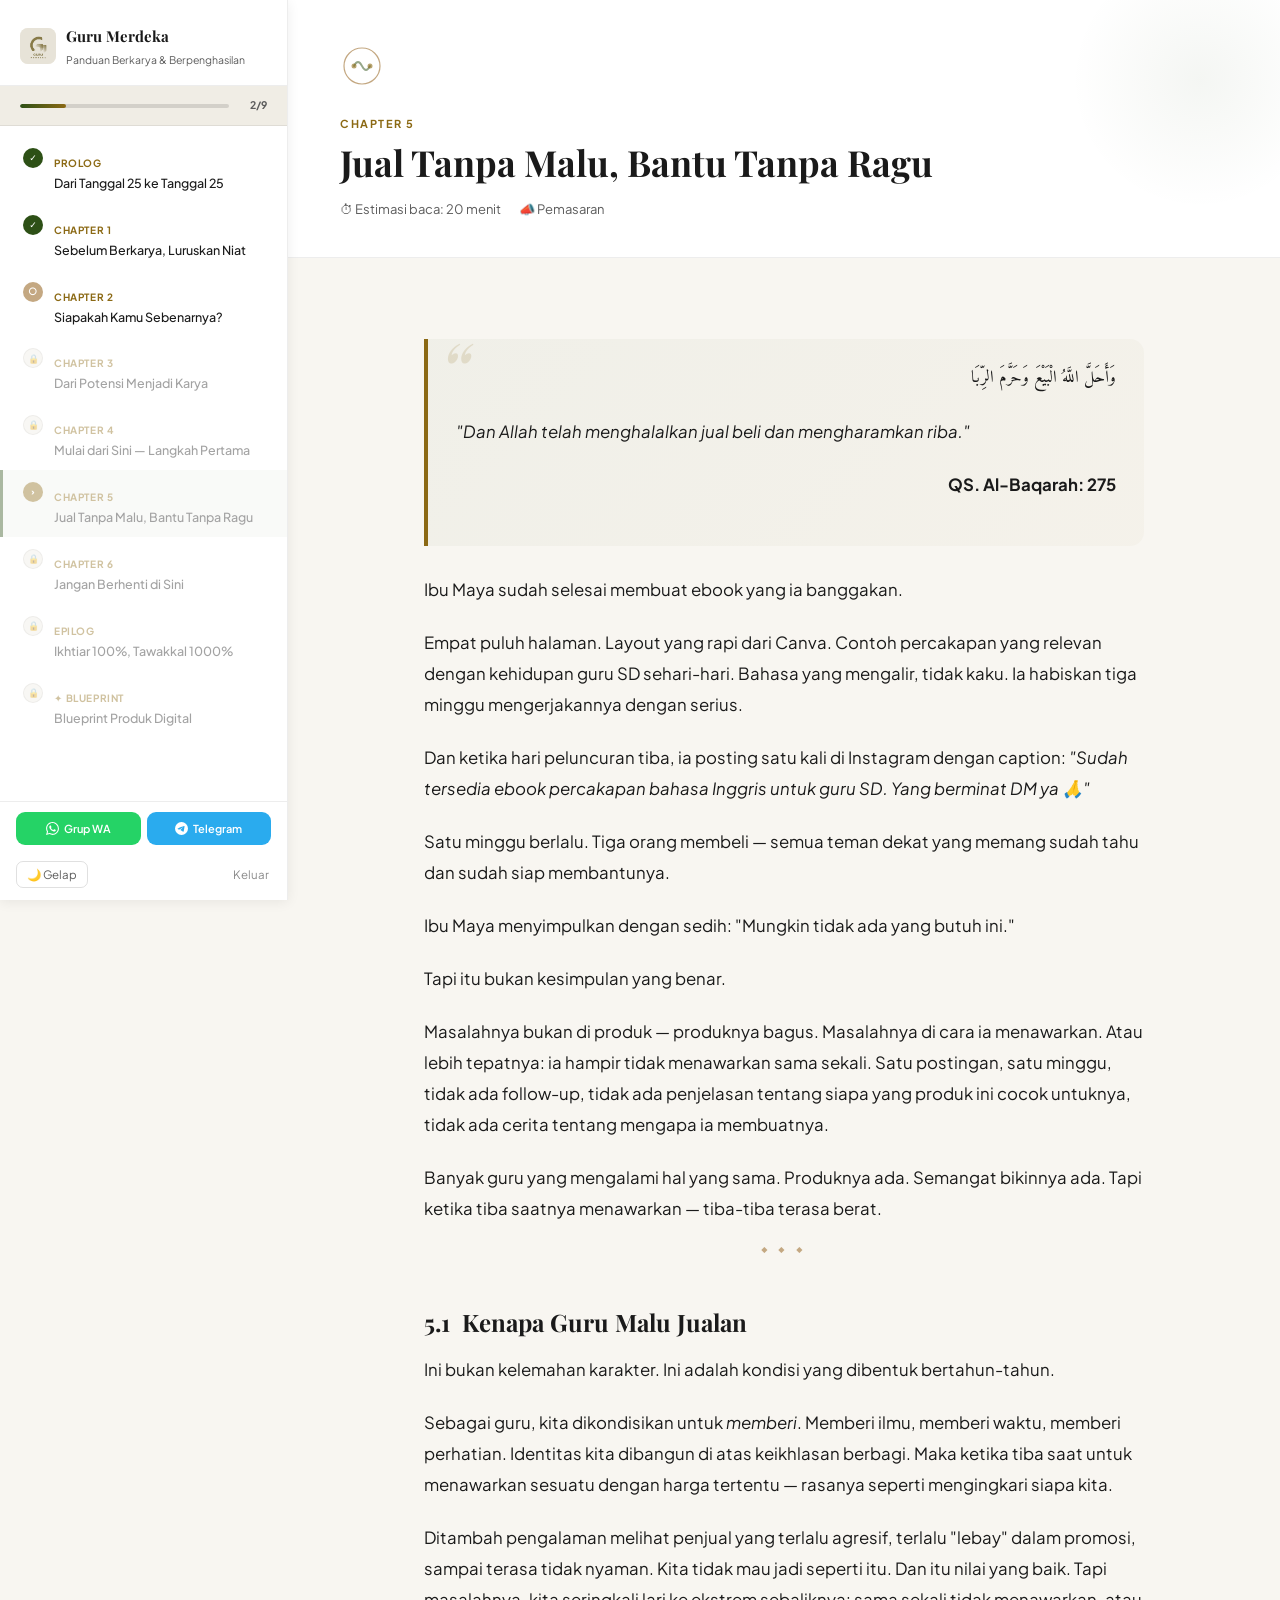
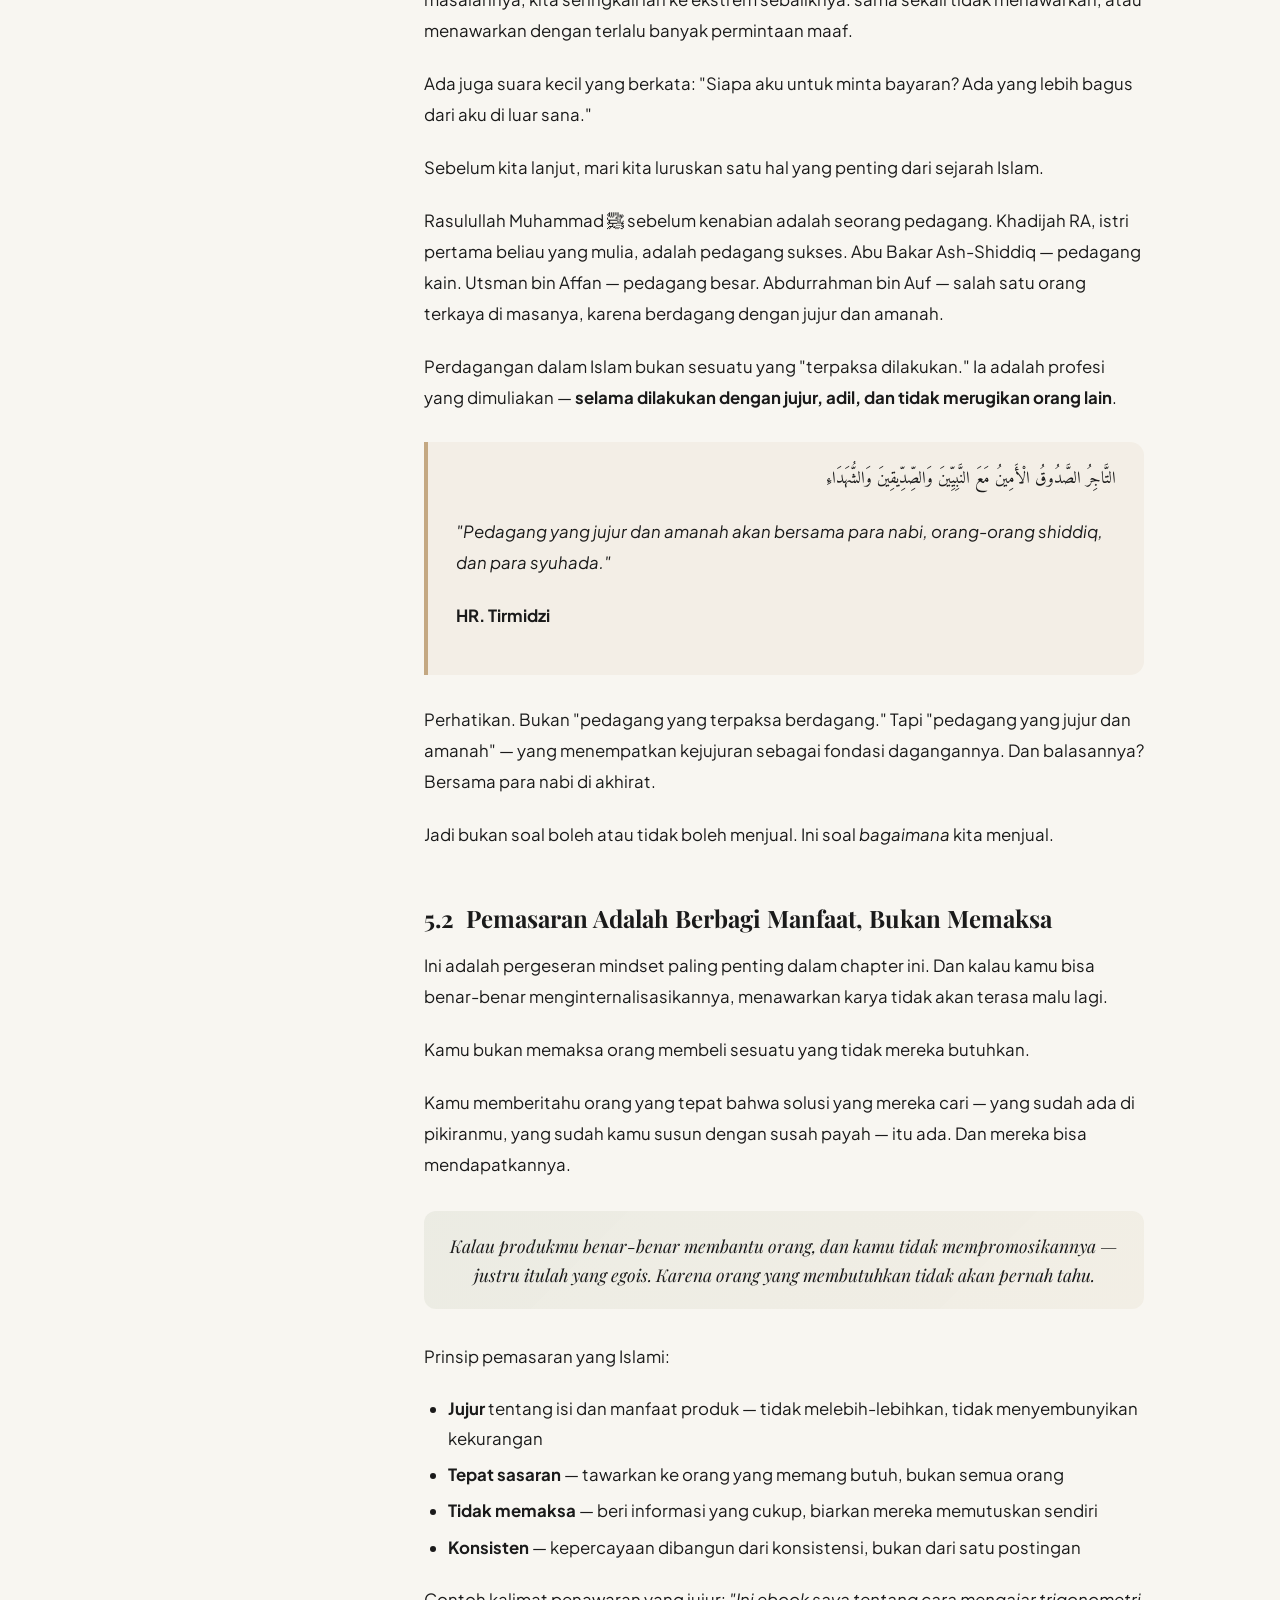
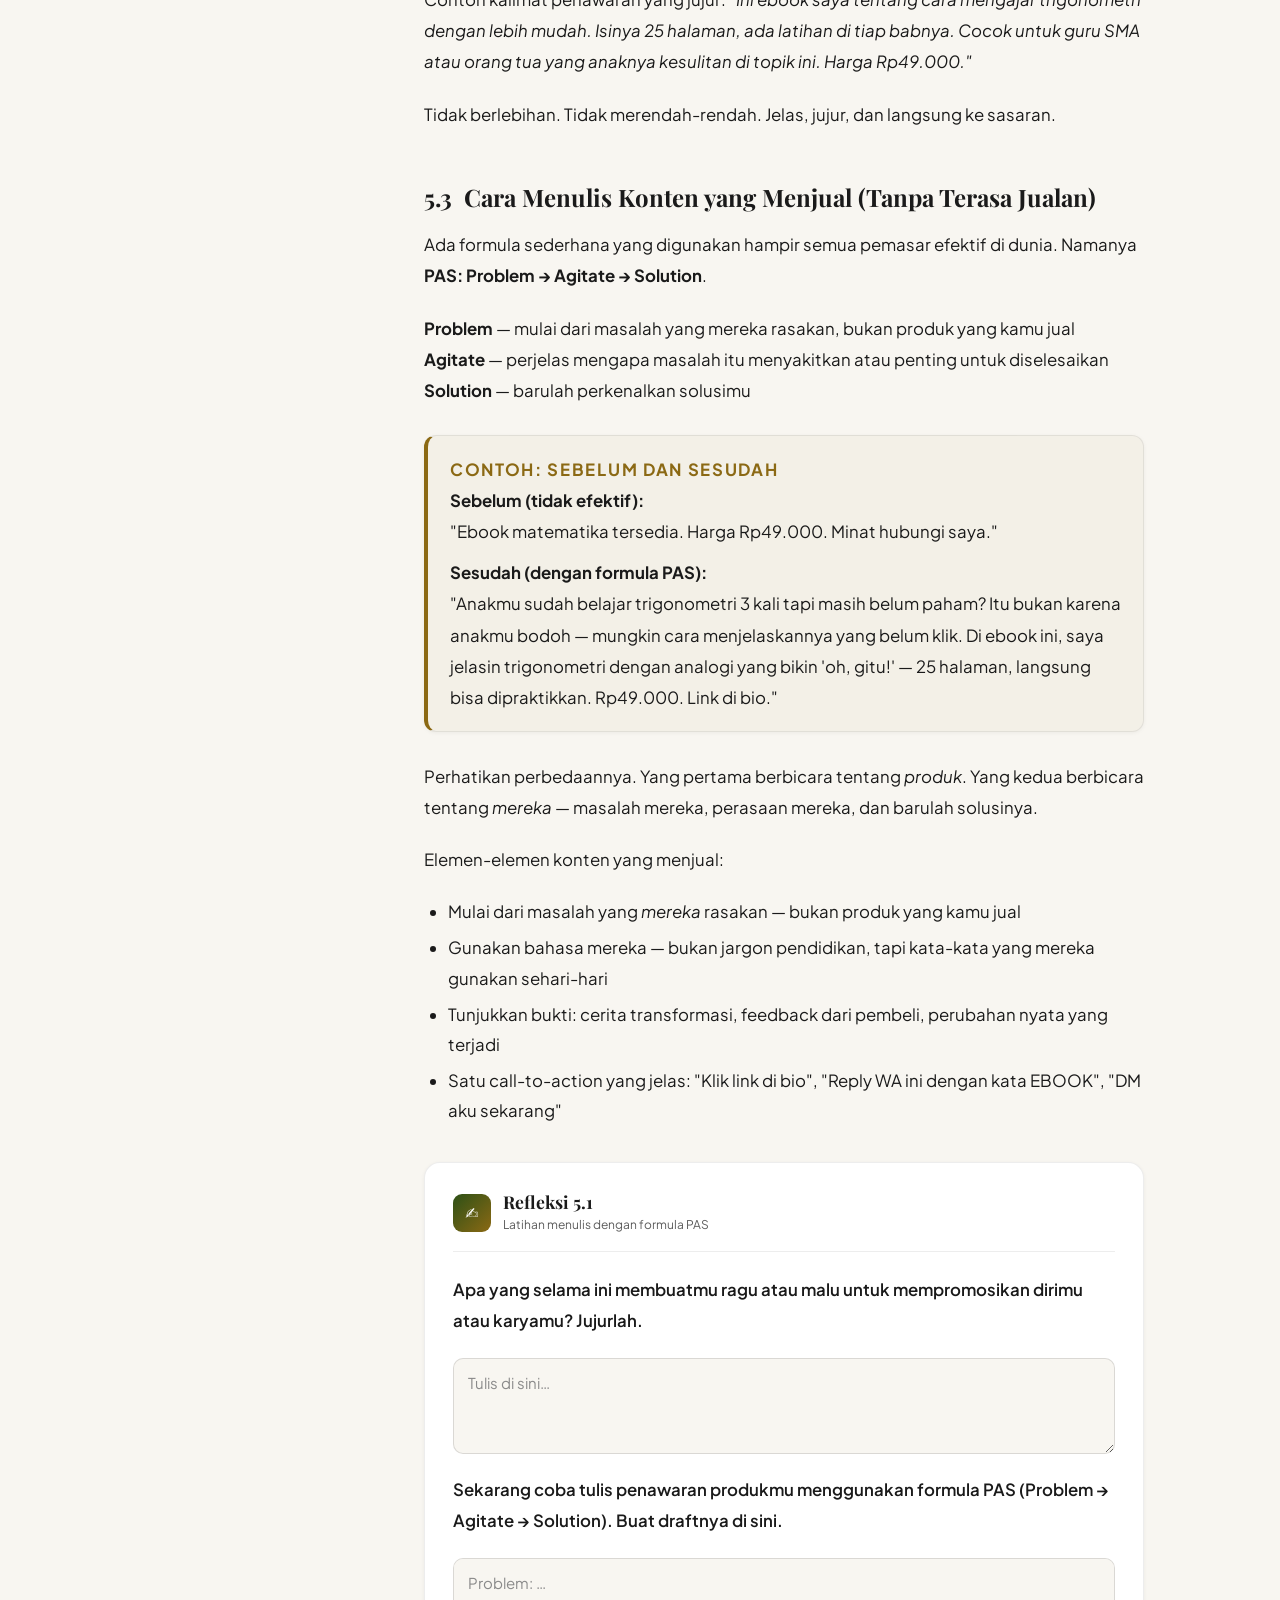
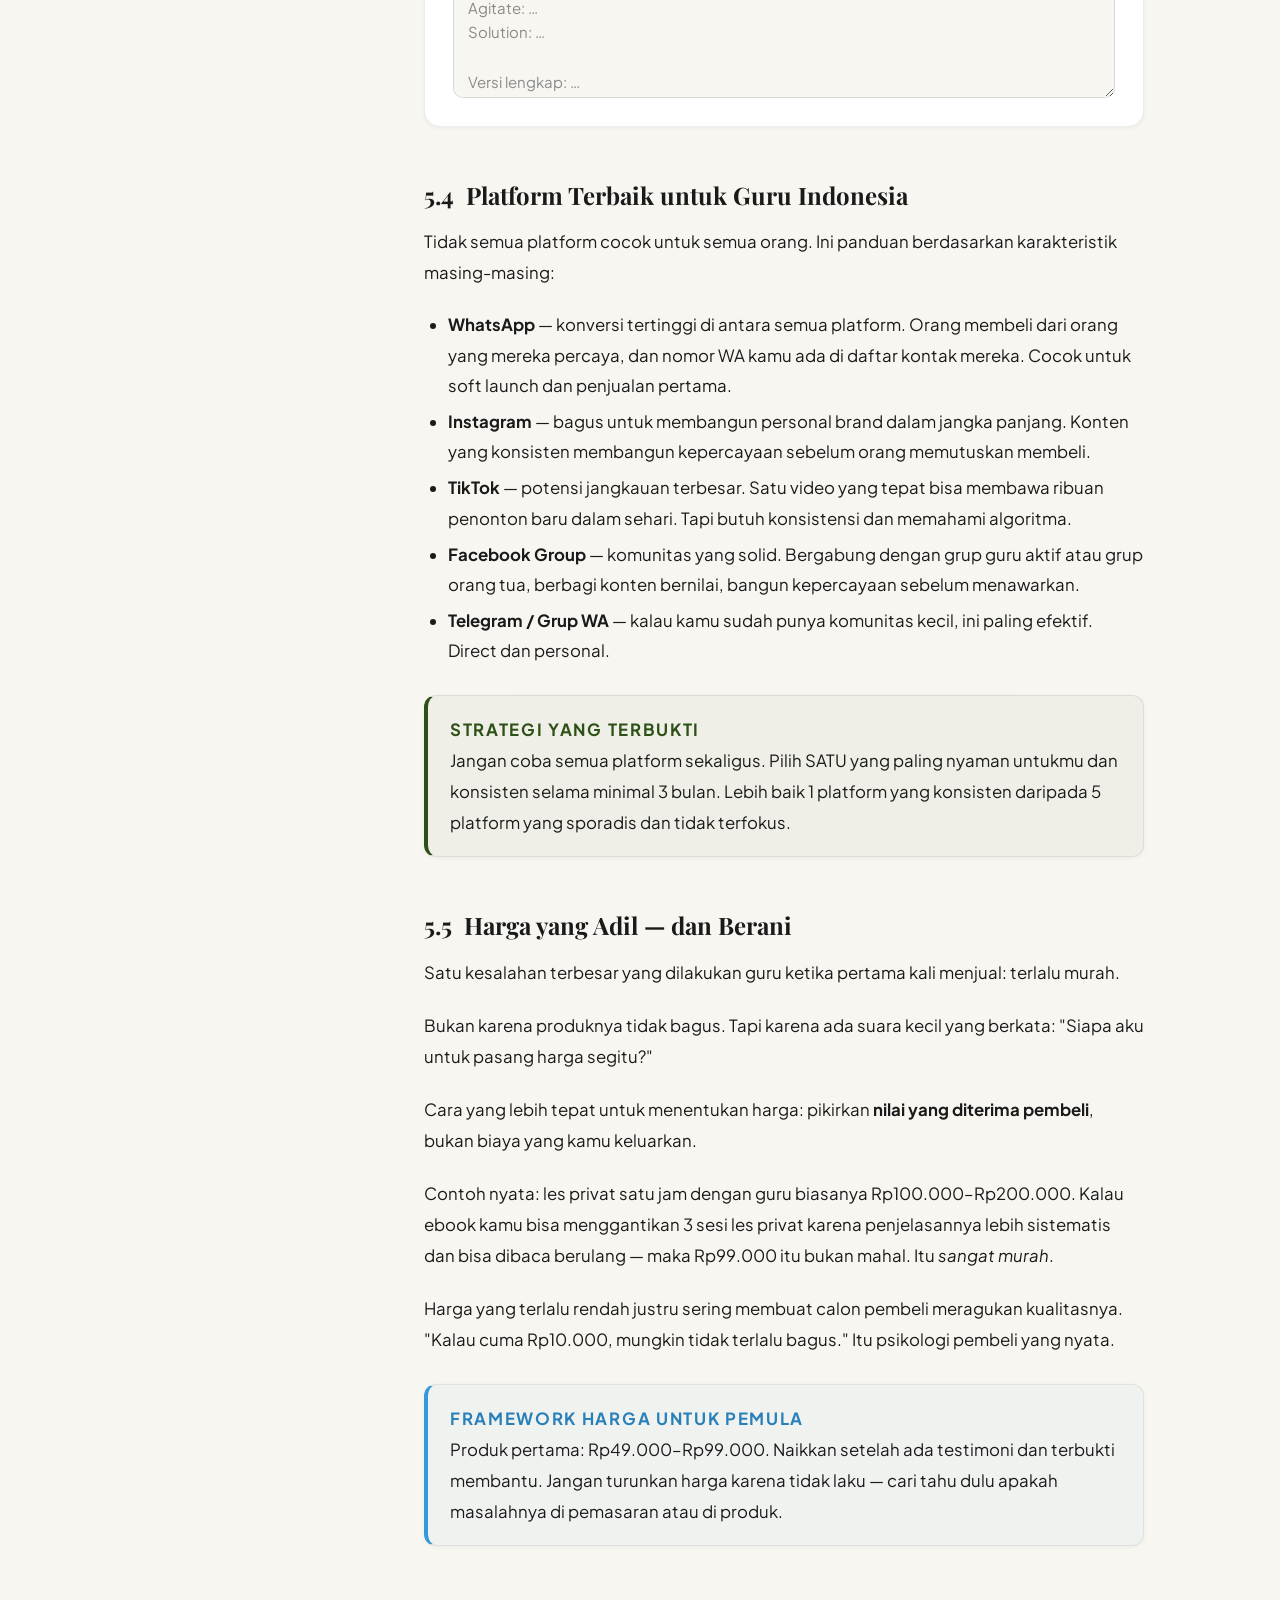
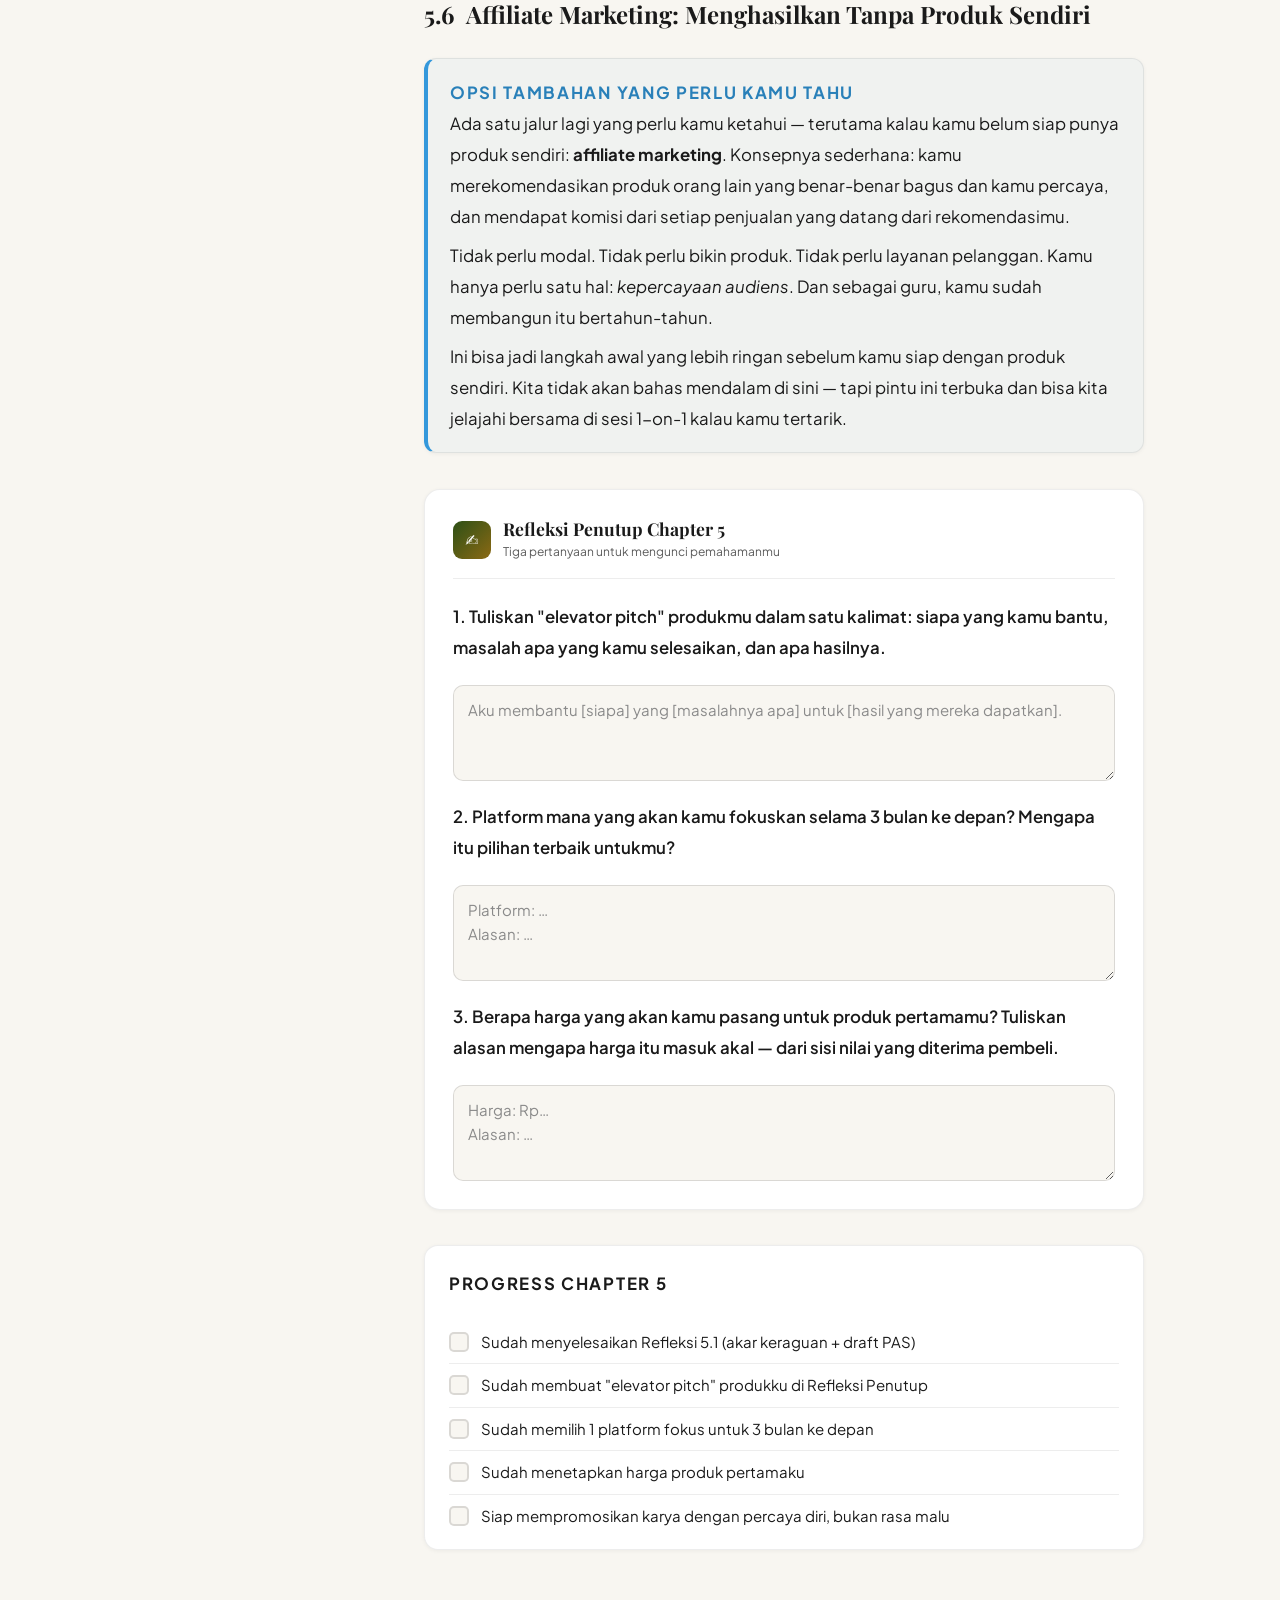
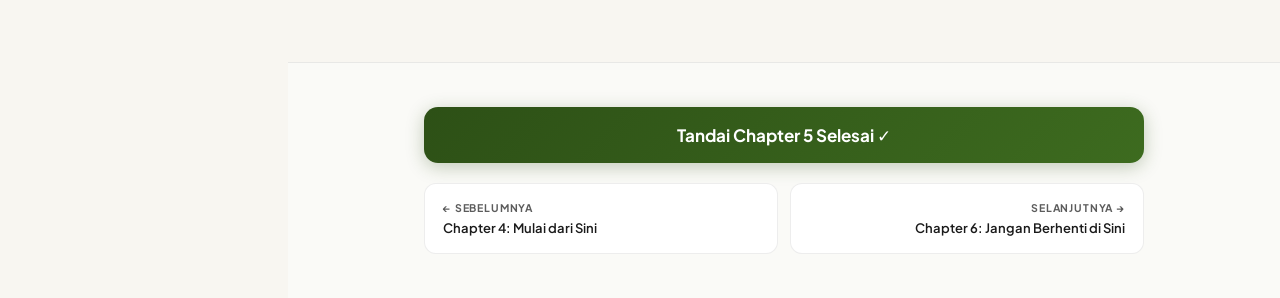
<file: chapters/chapter-5.html>
<!DOCTYPE html>
<html lang="id" data-theme="light">
<head>
  <meta charset="UTF-8" />
  <meta name="viewport" content="width=device-width, initial-scale=1.0" />
  <title>Chapter 5 — Guru Merdeka</title>
  <link rel="icon" href="../assets/logo.png" type="image/png" />
  <link rel="preconnect" href="https://fonts.googleapis.com" />
  <link rel="preconnect" href="https://fonts.gstatic.com" crossorigin />
  <link href="https://fonts.googleapis.com/css2?family=Playfair+Display:ital,wght@0,400;0,600;0,700;1,400&family=Plus+Jakarta+Sans:wght@300;400;500;600;700&family=Amiri:ital,wght@0,400;0,700;1,400&display=swap" rel="stylesheet" />
  <link rel="stylesheet" href="../css/style.css" />
</head>
<body>
<div class="reading-progress"></div>
<div class="app-layout">

  <div class="sidebar-overlay" id="sidebarOverlay"></div>
  <aside class="sidebar" id="sidebar">
    <div class="sidebar-header">
      <a href="../dashboard.html" class="sidebar-logo">
        <img src="../assets/logo.png" alt="Guru Merdeka" style="width:36px;height:36px;border-radius:8px;object-fit:contain;background:#F5F0E8;" />
        <span><span class="sidebar-logo-text">Guru Merdeka</span><span class="sidebar-logo-sub">Panduan Berkarya & Berpenghasilan</span></span>
      </a>
    </div>
    <div class="sidebar-progress-row">
      <div class="sidebar-progress-bar"><div class="sidebar-progress-fill" id="sidebarProgressFill"></div></div>
      <span class="sidebar-progress-text" id="sidebarProgressText">0/8</span>
    </div>
    <nav class="sidebar-nav" id="sidebarNav"></nav>
    <div class="sidebar-footer">
      <button class="btn-dark-mode" id="darkModeToggle">🌙 Gelap</button>
      <button class="btn-logout" id="logoutBtn">Keluar</button>
    </div>
  </aside>

  <main class="main-content">
    <header class="mobile-header">
      <a href="../dashboard.html" class="mobile-logo">
        <img src="../assets/logo.png" alt="GM" style="width:28px;height:28px;border-radius:7px;object-fit:contain;background:#F5F0E8;" />
        Guru Merdeka
      </a>
      <button class="hamburger-btn" id="sidebarToggle"><span></span><span></span><span></span></button>
    </header>

    <div class="chapter-header">
      <svg class="chapter-ornament" viewBox="0 0 44 44" fill="none">
        <circle cx="22" cy="22" r="18" stroke="#C4A882" stroke-width="1.2" fill="none"/>
        <path d="M14 22 Q18 14 22 22 Q26 30 30 22" stroke="#2D5016" stroke-width="1.8" fill="none" opacity="0.5" stroke-linecap="round"/>
        <circle cx="14" cy="22" r="2.5" fill="#8B6914" opacity="0.6"/>
        <circle cx="30" cy="22" r="2.5" fill="#8B6914" opacity="0.6"/>
      </svg>
      <p class="chapter-number">Chapter 5</p>
      <h1 class="chapter-title">Jual Tanpa Malu, Bantu Tanpa Ragu</h1>
      <div class="chapter-meta">
        <span class="chapter-meta-item">⏱ Estimasi baca: 20 menit</span>
        <span class="chapter-meta-item">📣 Pemasaran</span>
      </div>
    </div>

    <div class="chapter-body">
      <div class="content-wrap">

        <div class="quote-box">
          <p class="quote-arabic">وَأَحَلَّ اللَّهُ الْبَيْعَ وَحَرَّمَ الرِّبَا</p>
          <p class="quote-translation">"Dan Allah telah menghalalkan jual beli dan mengharamkan riba."</p>
          <p class="quote-source">QS. Al-Baqarah: 275</p>
        </div>

        <p>Ibu Maya sudah selesai membuat ebook yang ia banggakan.</p>

        <p>Empat puluh halaman. Layout yang rapi dari Canva. Contoh percakapan yang relevan dengan kehidupan guru SD sehari-hari. Bahasa yang mengalir, tidak kaku. Ia habiskan tiga minggu mengerjakannya dengan serius.</p>

        <p>Dan ketika hari peluncuran tiba, ia posting satu kali di Instagram dengan caption: <em>"Sudah tersedia ebook percakapan bahasa Inggris untuk guru SD. Yang berminat DM ya 🙏"</em></p>

        <p>Satu minggu berlalu. Tiga orang membeli — semua teman dekat yang memang sudah tahu dan sudah siap membantunya.</p>

        <p>Ibu Maya menyimpulkan dengan sedih: "Mungkin tidak ada yang butuh ini."</p>

        <p>Tapi itu bukan kesimpulan yang benar.</p>

        <p>Masalahnya bukan di produk — produknya bagus. Masalahnya di cara ia menawarkan. Atau lebih tepatnya: ia hampir tidak menawarkan sama sekali. Satu postingan, satu minggu, tidak ada follow-up, tidak ada penjelasan tentang siapa yang produk ini cocok untuknya, tidak ada cerita tentang mengapa ia membuatnya.</p>

        <p>Banyak guru yang mengalami hal yang sama. Produknya ada. Semangat bikinnya ada. Tapi ketika tiba saatnya menawarkan — tiba-tiba terasa berat.</p>

        <div class="ornament-divider"></div>

        <h2>5.1 &nbsp;Kenapa Guru Malu Jualan</h2>

        <p>Ini bukan kelemahan karakter. Ini adalah kondisi yang dibentuk bertahun-tahun.</p>

        <p>Sebagai guru, kita dikondisikan untuk <em>memberi</em>. Memberi ilmu, memberi waktu, memberi perhatian. Identitas kita dibangun di atas keikhlasan berbagi. Maka ketika tiba saat untuk menawarkan sesuatu dengan harga tertentu — rasanya seperti mengingkari siapa kita.</p>

        <p>Ditambah pengalaman melihat penjual yang terlalu agresif, terlalu "lebay" dalam promosi, sampai terasa tidak nyaman. Kita tidak mau jadi seperti itu. Dan itu nilai yang baik. Tapi masalahnya, kita seringkali lari ke ekstrem sebaliknya: sama sekali tidak menawarkan, atau menawarkan dengan terlalu banyak permintaan maaf.</p>

        <p>Ada juga suara kecil yang berkata: "Siapa aku untuk minta bayaran? Ada yang lebih bagus dari aku di luar sana."</p>

        <p>Sebelum kita lanjut, mari kita luruskan satu hal yang penting dari sejarah Islam.</p>

        <p>Rasulullah Muhammad ﷺ sebelum kenabian adalah seorang pedagang. Khadijah RA, istri pertama beliau yang mulia, adalah pedagang sukses. Abu Bakar Ash-Shiddiq — pedagang kain. Utsman bin Affan — pedagang besar. Abdurrahman bin Auf — salah satu orang terkaya di masanya, karena berdagang dengan jujur dan amanah.</p>

        <p>Perdagangan dalam Islam bukan sesuatu yang "terpaksa dilakukan." Ia adalah profesi yang dimuliakan — <strong>selama dilakukan dengan jujur, adil, dan tidak merugikan orang lain</strong>.</p>

        <div class="hadis-box">
          <p class="hadis-arabic">التَّاجِرُ الصَّدُوقُ الْأَمِينُ مَعَ النَّبِيِّينَ وَالصِّدِّيقِينَ وَالشُّهَدَاءِ</p>
          <p class="hadis-translation">"Pedagang yang jujur dan amanah akan bersama para nabi, orang-orang shiddiq, dan para syuhada."</p>
          <p class="hadis-source">HR. Tirmidzi</p>
        </div>

        <p>Perhatikan. Bukan "pedagang yang terpaksa berdagang." Tapi "pedagang yang jujur dan amanah" — yang menempatkan kejujuran sebagai fondasi dagangannya. Dan balasannya? Bersama para nabi di akhirat.</p>

        <p>Jadi bukan soal boleh atau tidak boleh menjual. Ini soal <em>bagaimana</em> kita menjual.</p>

        <h2>5.2 &nbsp;Pemasaran Adalah Berbagi Manfaat, Bukan Memaksa</h2>

        <p>Ini adalah pergeseran mindset paling penting dalam chapter ini. Dan kalau kamu bisa benar-benar menginternalisasikannya, menawarkan karya tidak akan terasa malu lagi.</p>

        <p>Kamu bukan memaksa orang membeli sesuatu yang tidak mereka butuhkan.</p>

        <p>Kamu memberitahu orang yang tepat bahwa solusi yang mereka cari — yang sudah ada di pikiranmu, yang sudah kamu susun dengan susah payah — itu ada. Dan mereka bisa mendapatkannya.</p>

        <div class="highlight-text">Kalau produkmu benar-benar membantu orang, dan kamu tidak mempromosikannya — justru itulah yang egois. Karena orang yang membutuhkan tidak akan pernah tahu.</div>

        <p>Prinsip pemasaran yang Islami:</p>
        <ul>
          <li><strong>Jujur</strong> tentang isi dan manfaat produk — tidak melebih-lebihkan, tidak menyembunyikan kekurangan</li>
          <li><strong>Tepat sasaran</strong> — tawarkan ke orang yang memang butuh, bukan semua orang</li>
          <li><strong>Tidak memaksa</strong> — beri informasi yang cukup, biarkan mereka memutuskan sendiri</li>
          <li><strong>Konsisten</strong> — kepercayaan dibangun dari konsistensi, bukan dari satu postingan</li>
        </ul>

        <p>Contoh kalimat penawaran yang jujur: <em>"Ini ebook saya tentang cara mengajar trigonometri dengan lebih mudah. Isinya 25 halaman, ada latihan di tiap babnya. Cocok untuk guru SMA atau orang tua yang anaknya kesulitan di topik ini. Harga Rp49.000."</em></p>

        <p>Tidak berlebihan. Tidak merendah-rendah. Jelas, jujur, dan langsung ke sasaran.</p>

        <h2>5.3 &nbsp;Cara Menulis Konten yang Menjual (Tanpa Terasa Jualan)</h2>

        <p>Ada formula sederhana yang digunakan hampir semua pemasar efektif di dunia. Namanya <strong>PAS: Problem → Agitate → Solution</strong>.</p>

        <p><strong>Problem</strong> — mulai dari masalah yang mereka rasakan, bukan produk yang kamu jual<br/>
        <strong>Agitate</strong> — perjelas mengapa masalah itu menyakitkan atau penting untuk diselesaikan<br/>
        <strong>Solution</strong> — barulah perkenalkan solusimu</p>

        <div class="callout warn">
          <p class="callout-label">Contoh: Sebelum dan Sesudah</p>
          <p><strong>Sebelum (tidak efektif):</strong><br/>"Ebook matematika tersedia. Harga Rp49.000. Minat hubungi saya."</p>
          <p style="margin-top:10px;"><strong>Sesudah (dengan formula PAS):</strong><br/>"Anakmu sudah belajar trigonometri 3 kali tapi masih belum paham? Itu bukan karena anakmu bodoh — mungkin cara menjelaskannya yang belum klik. Di ebook ini, saya jelasin trigonometri dengan analogi yang bikin 'oh, gitu!' — 25 halaman, langsung bisa dipraktikkan. Rp49.000. Link di bio."</p>
        </div>

        <p>Perhatikan perbedaannya. Yang pertama berbicara tentang <em>produk</em>. Yang kedua berbicara tentang <em>mereka</em> — masalah mereka, perasaan mereka, dan barulah solusinya.</p>

        <p>Elemen-elemen konten yang menjual:</p>
        <ul>
          <li>Mulai dari masalah yang <em>mereka</em> rasakan — bukan produk yang kamu jual</li>
          <li>Gunakan bahasa mereka — bukan jargon pendidikan, tapi kata-kata yang mereka gunakan sehari-hari</li>
          <li>Tunjukkan bukti: cerita transformasi, feedback dari pembeli, perubahan nyata yang terjadi</li>
          <li>Satu call-to-action yang jelas: "Klik link di bio", "Reply WA ini dengan kata EBOOK", "DM aku sekarang"</li>
        </ul>

        <!-- Reflection 5.1 -->
        <div class="reflection-box">
          <div class="reflection-header">
            <div class="reflection-icon">✍</div>
            <div>
              <div class="reflection-title">Refleksi 5.1</div>
              <div class="reflection-subtitle">Latihan menulis dengan formula PAS</div>
            </div>
          </div>
          <div class="reflection-item">
            <p class="reflection-question">Apa yang selama ini membuatmu ragu atau malu untuk mempromosikan dirimu atau karyamu? Jujurlah.</p>
            <textarea class="reflection-textarea" data-rkey="ch5_r1" placeholder="Tulis di sini…"></textarea>
            <div class="save-indicator">✓ Tersimpan</div>
          </div>
          <div class="reflection-item">
            <p class="reflection-question">Sekarang coba tulis penawaran produkmu menggunakan formula PAS (Problem → Agitate → Solution). Buat draftnya di sini.</p>
            <textarea class="reflection-textarea" data-rkey="ch5_r2" placeholder="Problem: …&#10;Agitate: …&#10;Solution: …&#10;&#10;Versi lengkap: …" style="min-height:140px;"></textarea>
            <div class="save-indicator">✓ Tersimpan</div>
          </div>
        </div>

        <h2>5.4 &nbsp;Platform Terbaik untuk Guru Indonesia</h2>

        <p>Tidak semua platform cocok untuk semua orang. Ini panduan berdasarkan karakteristik masing-masing:</p>

        <ul>
          <li><strong>WhatsApp</strong> — konversi tertinggi di antara semua platform. Orang membeli dari orang yang mereka percaya, dan nomor WA kamu ada di daftar kontak mereka. Cocok untuk soft launch dan penjualan pertama.</li>
          <li><strong>Instagram</strong> — bagus untuk membangun personal brand dalam jangka panjang. Konten yang konsisten membangun kepercayaan sebelum orang memutuskan membeli.</li>
          <li><strong>TikTok</strong> — potensi jangkauan terbesar. Satu video yang tepat bisa membawa ribuan penonton baru dalam sehari. Tapi butuh konsistensi dan memahami algoritma.</li>
          <li><strong>Facebook Group</strong> — komunitas yang solid. Bergabung dengan grup guru aktif atau grup orang tua, berbagi konten bernilai, bangun kepercayaan sebelum menawarkan.</li>
          <li><strong>Telegram / Grup WA</strong> — kalau kamu sudah punya komunitas kecil, ini paling efektif. Direct dan personal.</li>
        </ul>

        <div class="callout tip">
          <p class="callout-label">Strategi yang Terbukti</p>
          <p>Jangan coba semua platform sekaligus. Pilih SATU yang paling nyaman untukmu dan konsisten selama minimal 3 bulan. Lebih baik 1 platform yang konsisten daripada 5 platform yang sporadis dan tidak terfokus.</p>
        </div>

        <h2>5.5 &nbsp;Harga yang Adil — dan Berani</h2>

        <p>Satu kesalahan terbesar yang dilakukan guru ketika pertama kali menjual: terlalu murah.</p>

        <p>Bukan karena produknya tidak bagus. Tapi karena ada suara kecil yang berkata: "Siapa aku untuk pasang harga segitu?"</p>

        <p>Cara yang lebih tepat untuk menentukan harga: pikirkan <strong>nilai yang diterima pembeli</strong>, bukan biaya yang kamu keluarkan.</p>

        <p>Contoh nyata: les privat satu jam dengan guru biasanya Rp100.000–Rp200.000. Kalau ebook kamu bisa menggantikan 3 sesi les privat karena penjelasannya lebih sistematis dan bisa dibaca berulang — maka Rp99.000 itu bukan mahal. Itu <em>sangat murah</em>.</p>

        <p>Harga yang terlalu rendah justru sering membuat calon pembeli meragukan kualitasnya. "Kalau cuma Rp10.000, mungkin tidak terlalu bagus." Itu psikologi pembeli yang nyata.</p>

        <div class="callout note">
          <p class="callout-label">Framework Harga untuk Pemula</p>
          <p>Produk pertama: Rp49.000–Rp99.000. Naikkan setelah ada testimoni dan terbukti membantu. Jangan turunkan harga karena tidak laku — cari tahu dulu apakah masalahnya di pemasaran atau di produk.</p>
        </div>

        <h2>5.6 &nbsp;Affiliate Marketing: Menghasilkan Tanpa Produk Sendiri</h2>

        <div class="callout note">
          <p class="callout-label">Opsi Tambahan yang Perlu Kamu Tahu</p>
          <p>Ada satu jalur lagi yang perlu kamu ketahui — terutama kalau kamu belum siap punya produk sendiri: <strong>affiliate marketing</strong>. Konsepnya sederhana: kamu merekomendasikan produk orang lain yang benar-benar bagus dan kamu percaya, dan mendapat komisi dari setiap penjualan yang datang dari rekomendasimu.</p>
          <p style="margin-top:8px;">Tidak perlu modal. Tidak perlu bikin produk. Tidak perlu layanan pelanggan. Kamu hanya perlu satu hal: <em>kepercayaan audiens</em>. Dan sebagai guru, kamu sudah membangun itu bertahun-tahun.</p>
          <p style="margin-top:8px;">Ini bisa jadi langkah awal yang lebih ringan sebelum kamu siap dengan produk sendiri. Kita tidak akan bahas mendalam di sini — tapi pintu ini terbuka dan bisa kita jelajahi bersama di sesi 1-on-1 kalau kamu tertarik.</p>
        </div>

        <!-- Reflection Penutup -->
        <div class="reflection-box">
          <div class="reflection-header">
            <div class="reflection-icon">✍</div>
            <div>
              <div class="reflection-title">Refleksi Penutup Chapter 5</div>
              <div class="reflection-subtitle">Tiga pertanyaan untuk mengunci pemahamanmu</div>
            </div>
          </div>
          <div class="reflection-item">
            <p class="reflection-question">1. Tuliskan "elevator pitch" produkmu dalam satu kalimat: siapa yang kamu bantu, masalah apa yang kamu selesaikan, dan apa hasilnya.</p>
            <textarea class="reflection-textarea" data-rkey="ch5_close1" placeholder="Aku membantu [siapa] yang [masalahnya apa] untuk [hasil yang mereka dapatkan]."></textarea>
            <div class="save-indicator">✓ Tersimpan</div>
          </div>
          <div class="reflection-item">
            <p class="reflection-question">2. Platform mana yang akan kamu fokuskan selama 3 bulan ke depan? Mengapa itu pilihan terbaik untukmu?</p>
            <textarea class="reflection-textarea" data-rkey="ch5_close2" placeholder="Platform: …&#10;Alasan: …"></textarea>
            <div class="save-indicator">✓ Tersimpan</div>
          </div>
          <div class="reflection-item">
            <p class="reflection-question">3. Berapa harga yang akan kamu pasang untuk produk pertamamu? Tuliskan alasan mengapa harga itu masuk akal — dari sisi nilai yang diterima pembeli.</p>
            <textarea class="reflection-textarea" data-rkey="ch5_close3" placeholder="Harga: Rp…&#10;Alasan: …"></textarea>
            <div class="save-indicator">✓ Tersimpan</div>
          </div>
        </div>

        <!-- Checklist -->
        <div class="checklist">
          <p class="checklist-title">Progress Chapter 5</p>
          <div class="checklist-item">
            <input type="checkbox" id="c_ch5_1" data-ckey="ch5_c1" />
            <label for="c_ch5_1">Sudah menyelesaikan Refleksi 5.1 (akar keraguan + draft PAS)</label>
          </div>
          <div class="checklist-item">
            <input type="checkbox" id="c_ch5_2" data-ckey="ch5_c2" />
            <label for="c_ch5_2">Sudah membuat "elevator pitch" produkku di Refleksi Penutup</label>
          </div>
          <div class="checklist-item">
            <input type="checkbox" id="c_ch5_3" data-ckey="ch5_c3" />
            <label for="c_ch5_3">Sudah memilih 1 platform fokus untuk 3 bulan ke depan</label>
          </div>
          <div class="checklist-item">
            <input type="checkbox" id="c_ch5_4" data-ckey="ch5_c4" />
            <label for="c_ch5_4">Sudah menetapkan harga produk pertamaku</label>
          </div>
          <div class="checklist-item">
            <input type="checkbox" id="c_ch5_5" data-ckey="ch5_c5" />
            <label for="c_ch5_5">Siap mempromosikan karya dengan percaya diri, bukan rasa malu</label>
          </div>
        </div>

      </div>
    </div>

    <footer class="chapter-footer">
      <div class="content-wrap">
        <button class="complete-btn" id="markCompleteBtn">Tandai Chapter 5 Selesai ✓</button>
        <div class="chapter-nav">
          <a href="./chapter-4.html" class="chapter-nav-btn">
            <span class="nav-dir-label">← Sebelumnya</span>
            <span class="nav-chapter-title">Chapter 4: Mulai dari Sini</span>
          </a>
          <a href="./chapter-6.html" class="chapter-nav-btn dir-next">
            <span class="nav-dir-label">Selanjutnya →</span>
            <span class="nav-chapter-title">Chapter 6: Jangan Berhenti di Sini</span>
          </a>
        </div>
      </div>
    </footer>
  </main>
</div>

<div class="completion-overlay" id="completionOverlay">
  <div class="completion-card">
    <div class="completion-icon">✓</div>
    <h2 class="completion-title">Alhamdulillah!</h2>
    <p class="completion-text">Chapter 5 selesai. Kamu sekarang punya framework untuk menawarkan karya dengan percaya diri. Di chapter terakhir, kita bicara soal hal yang paling sering dilupakan: bagaimana caranya tidak berhenti setelah penjualan pertama.</p>
    <div class="completion-actions">
      <a href="./chapter-6.html" class="btn-next-chapter">Lanjut ke Chapter 6 →</a>
      <button class="btn-close-overlay" data-close-overlay>Tetap di halaman ini</button>
    </div>
  </div>
</div>

<script src="../js/config.js"></script>
<script src="../js/app.js"></script>
<script>initChapter('ch5');</script>
</body>
</html>
</file>
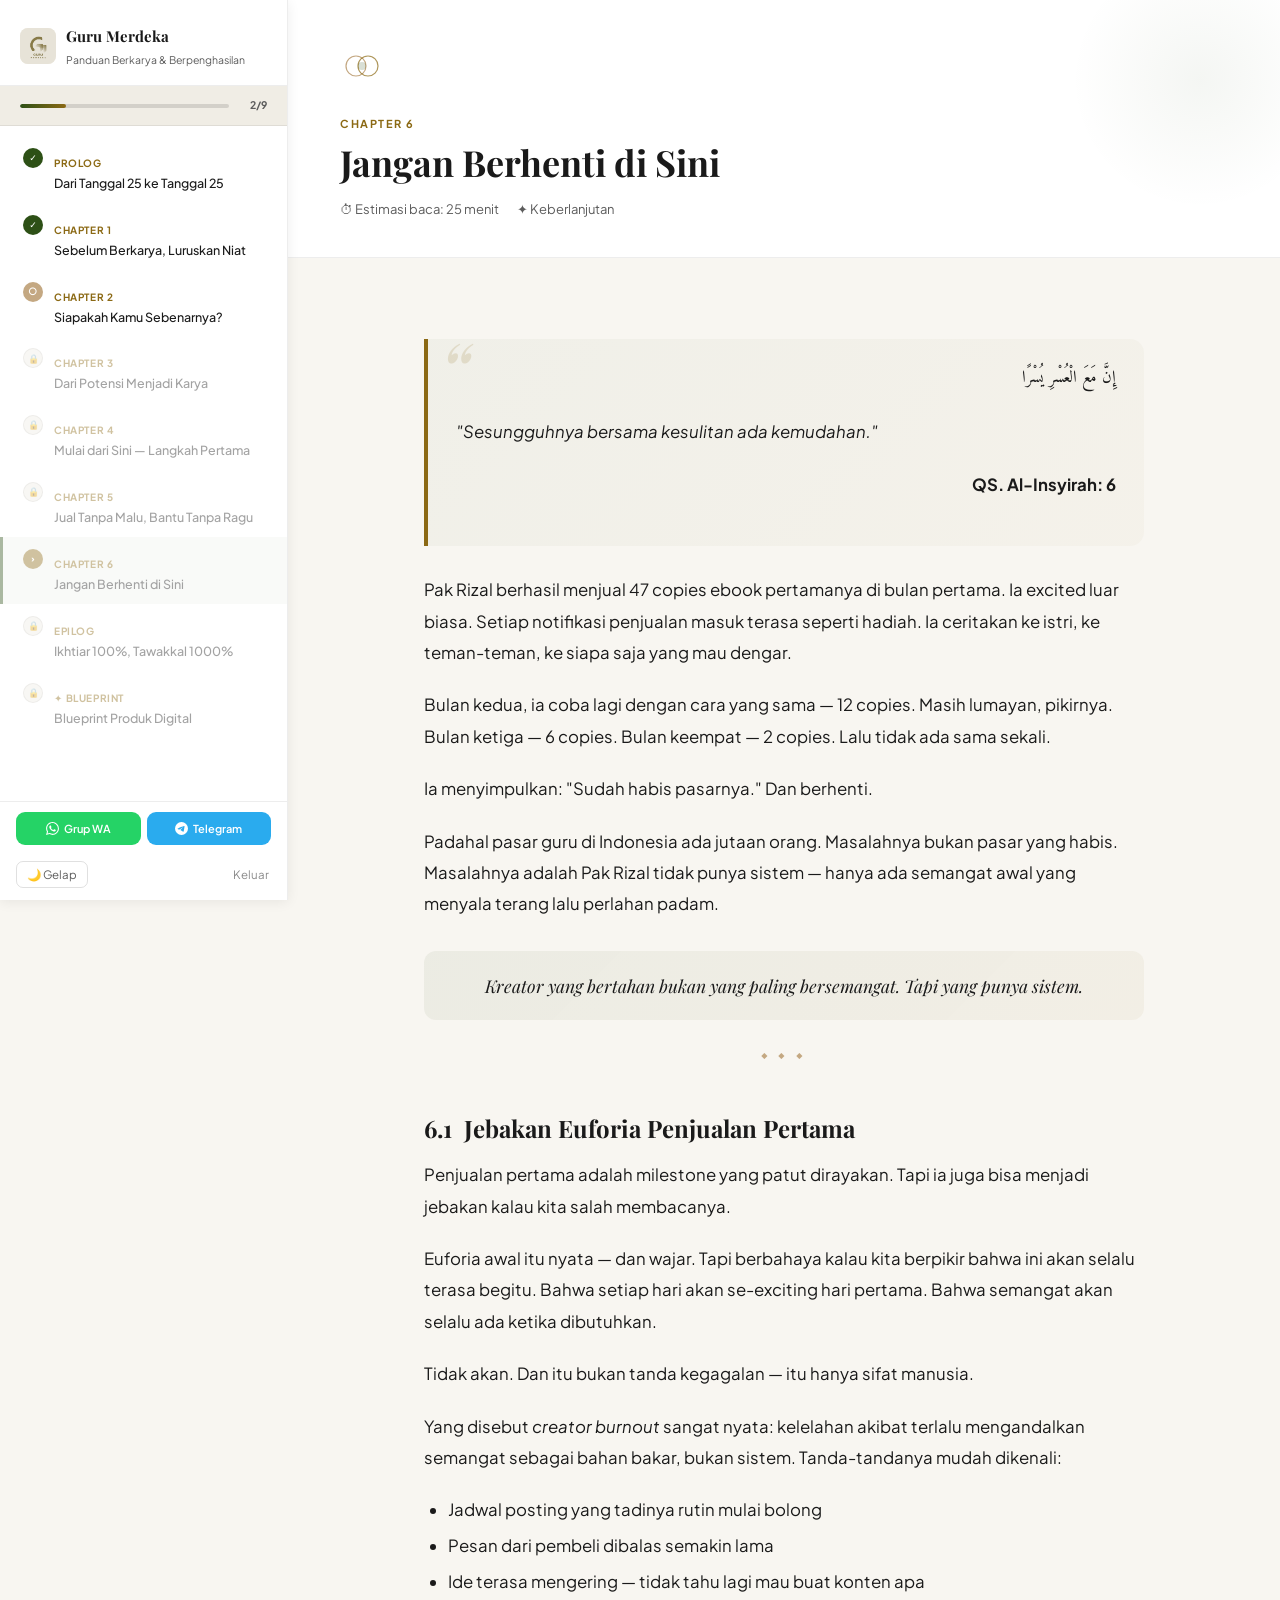
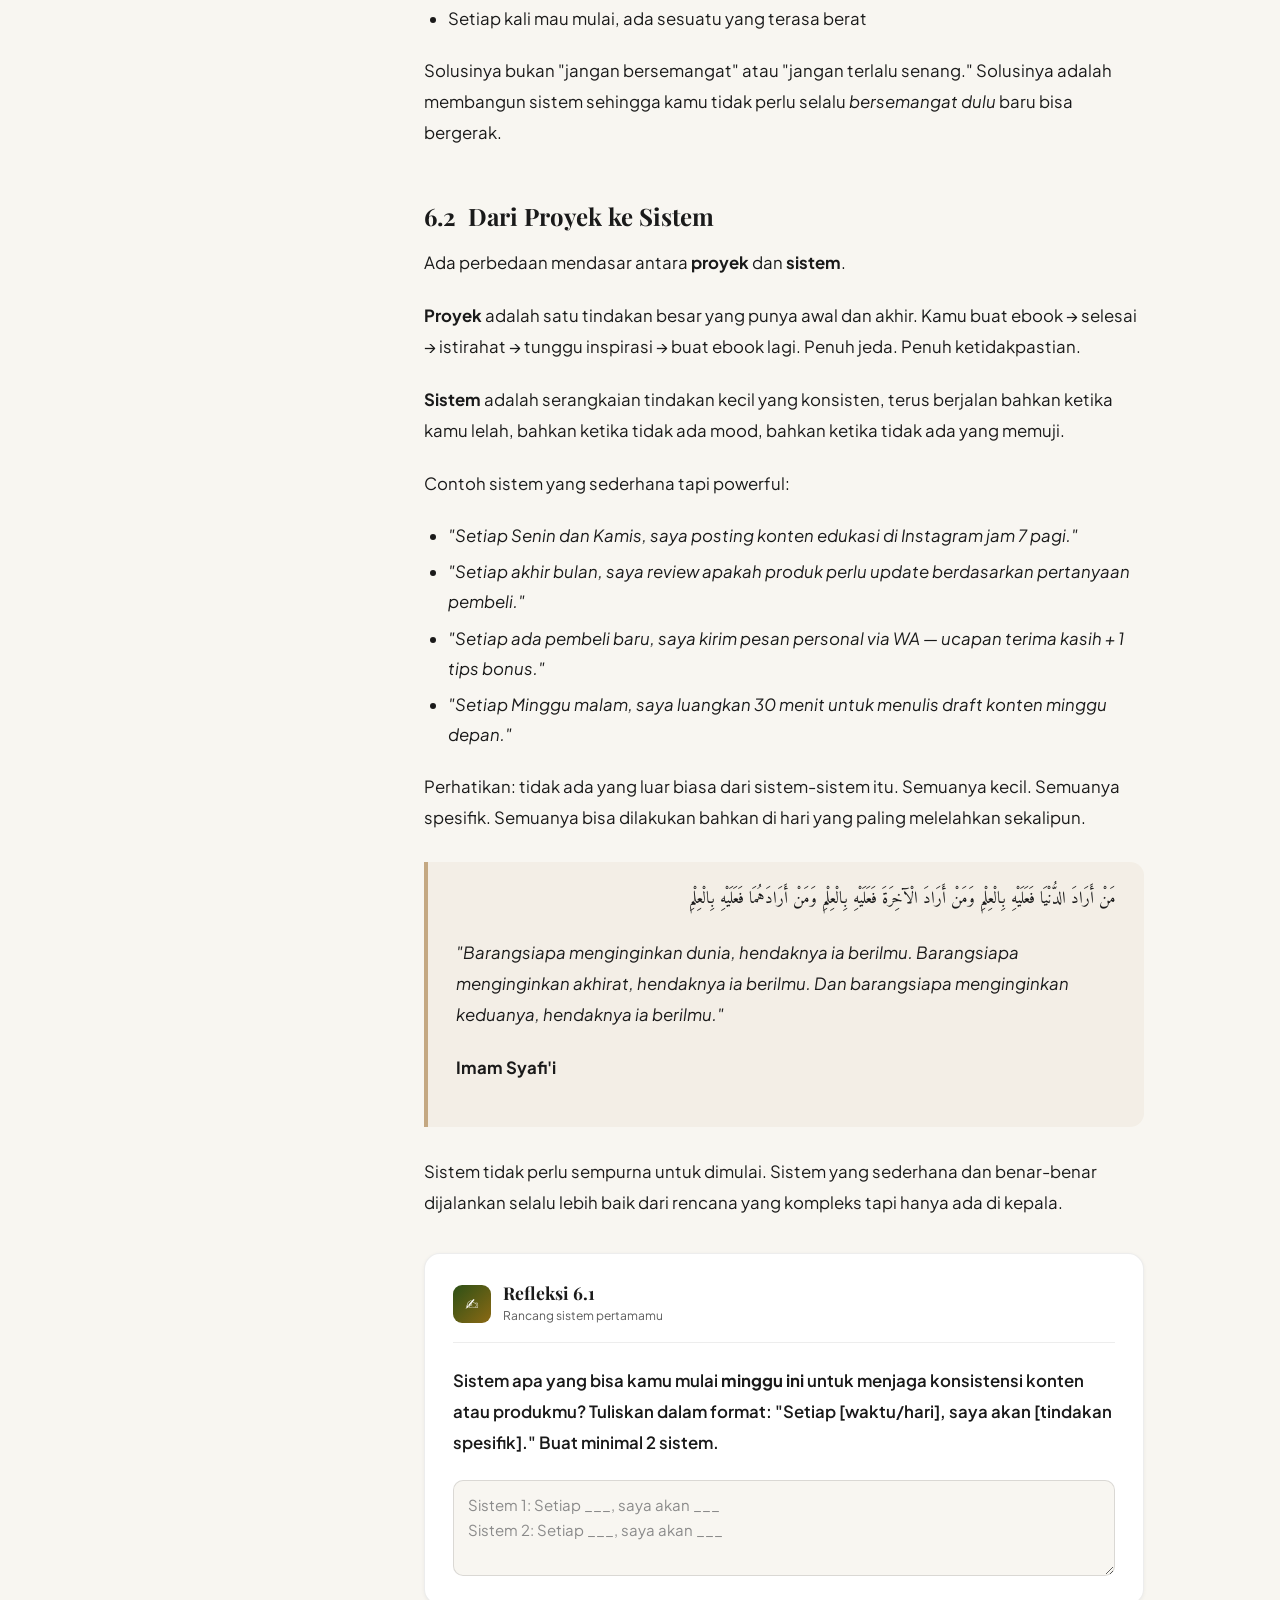
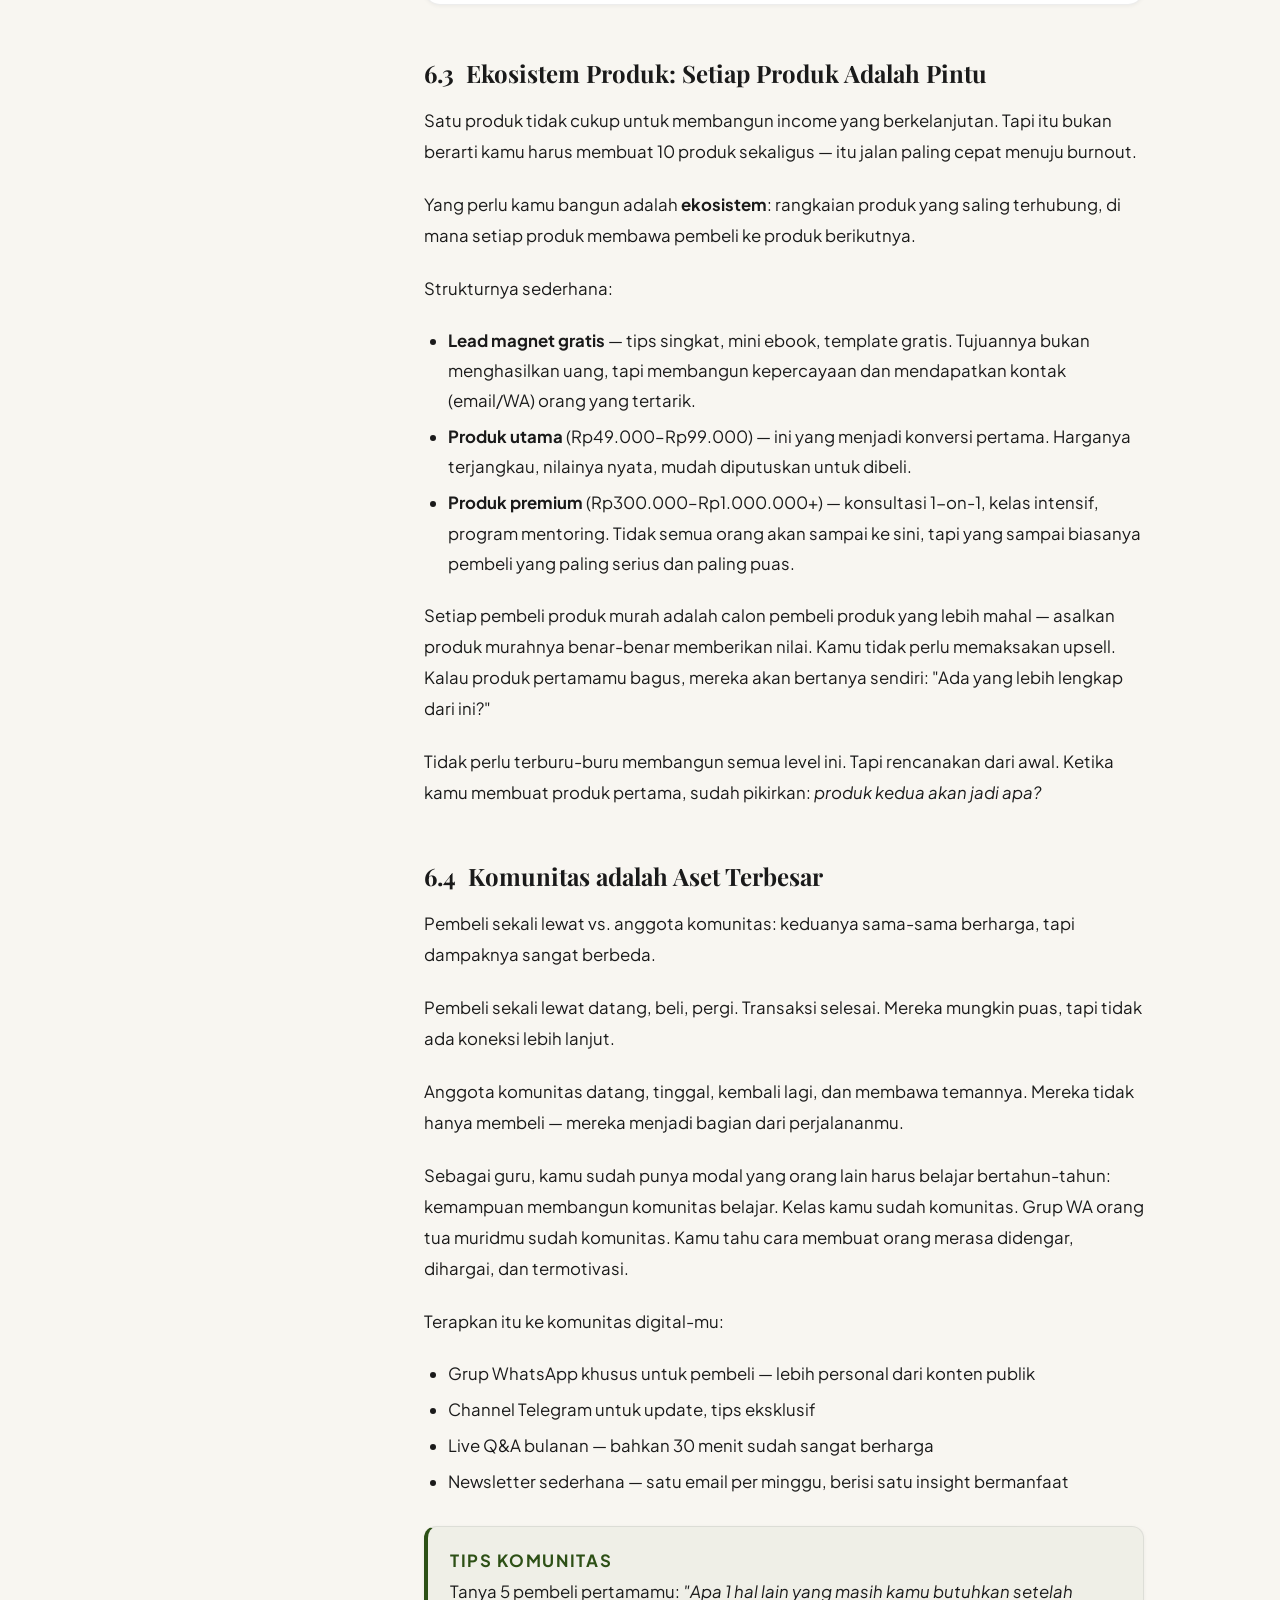
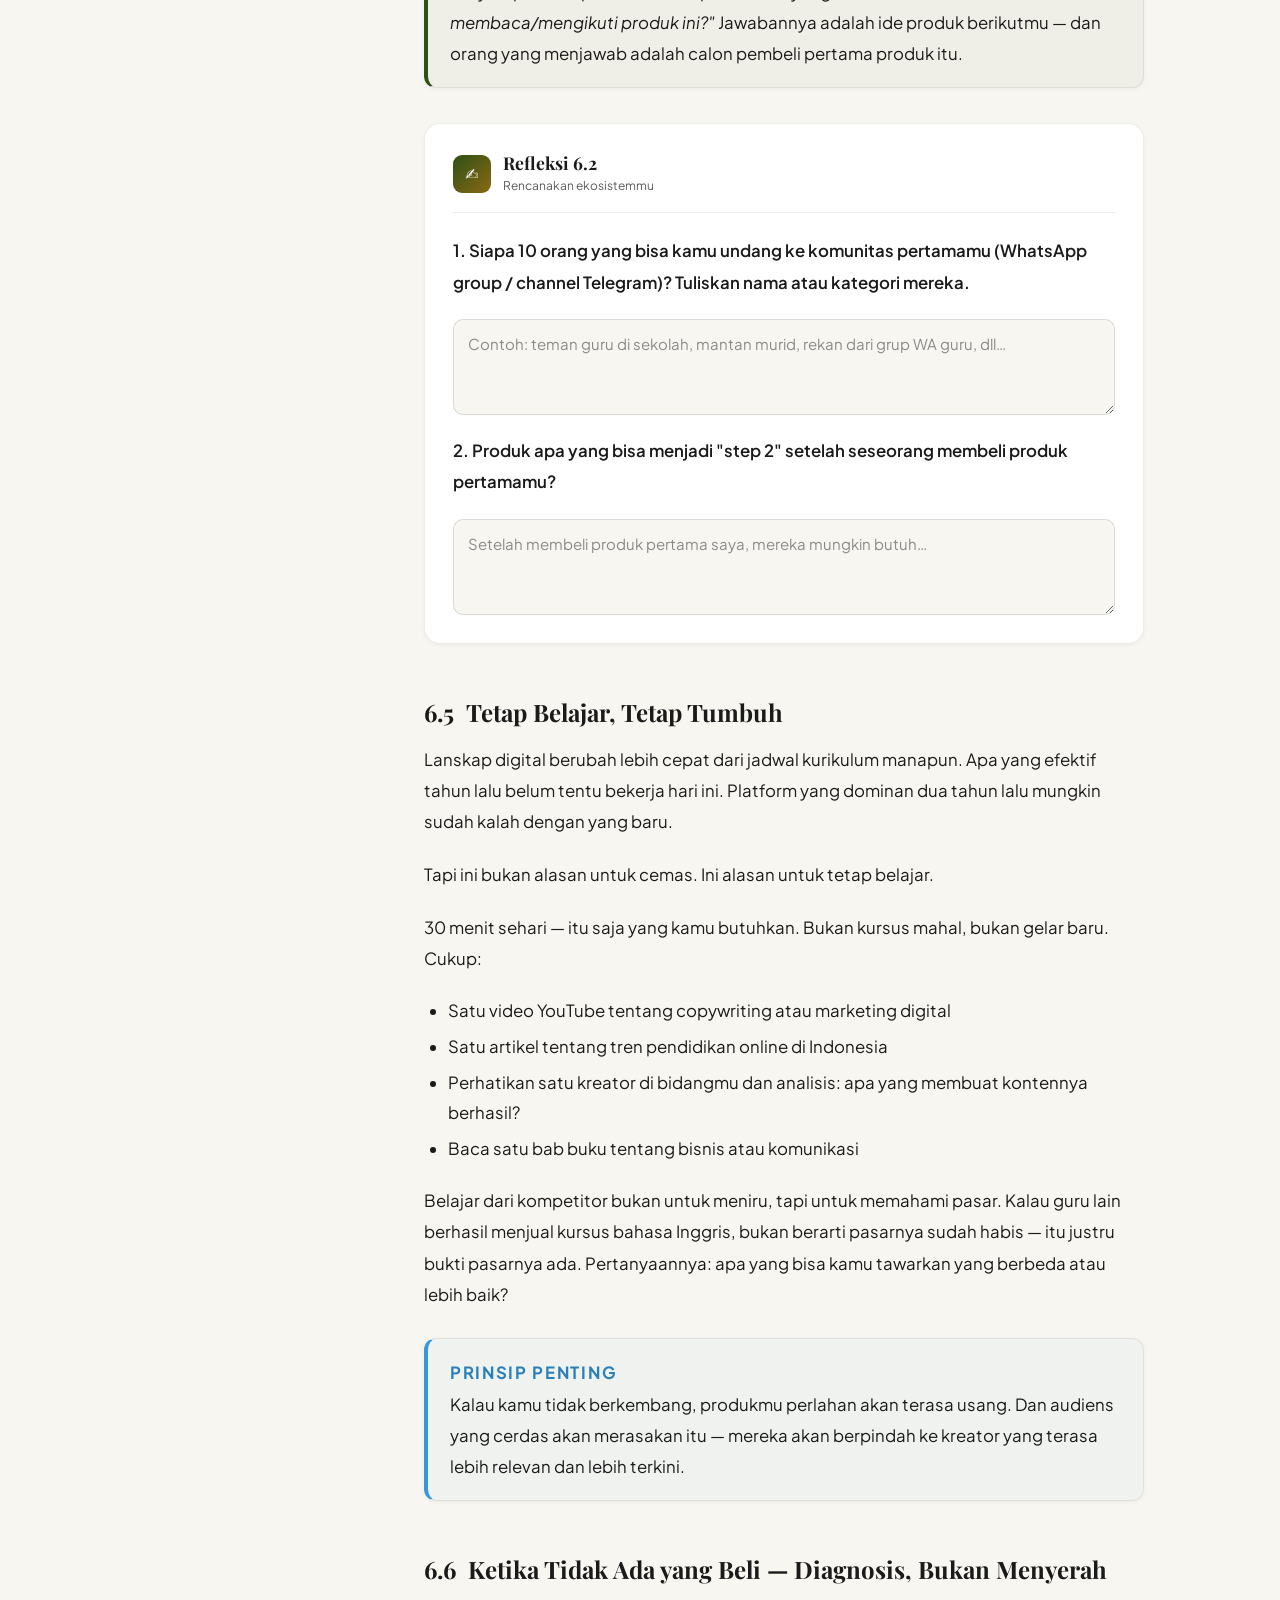
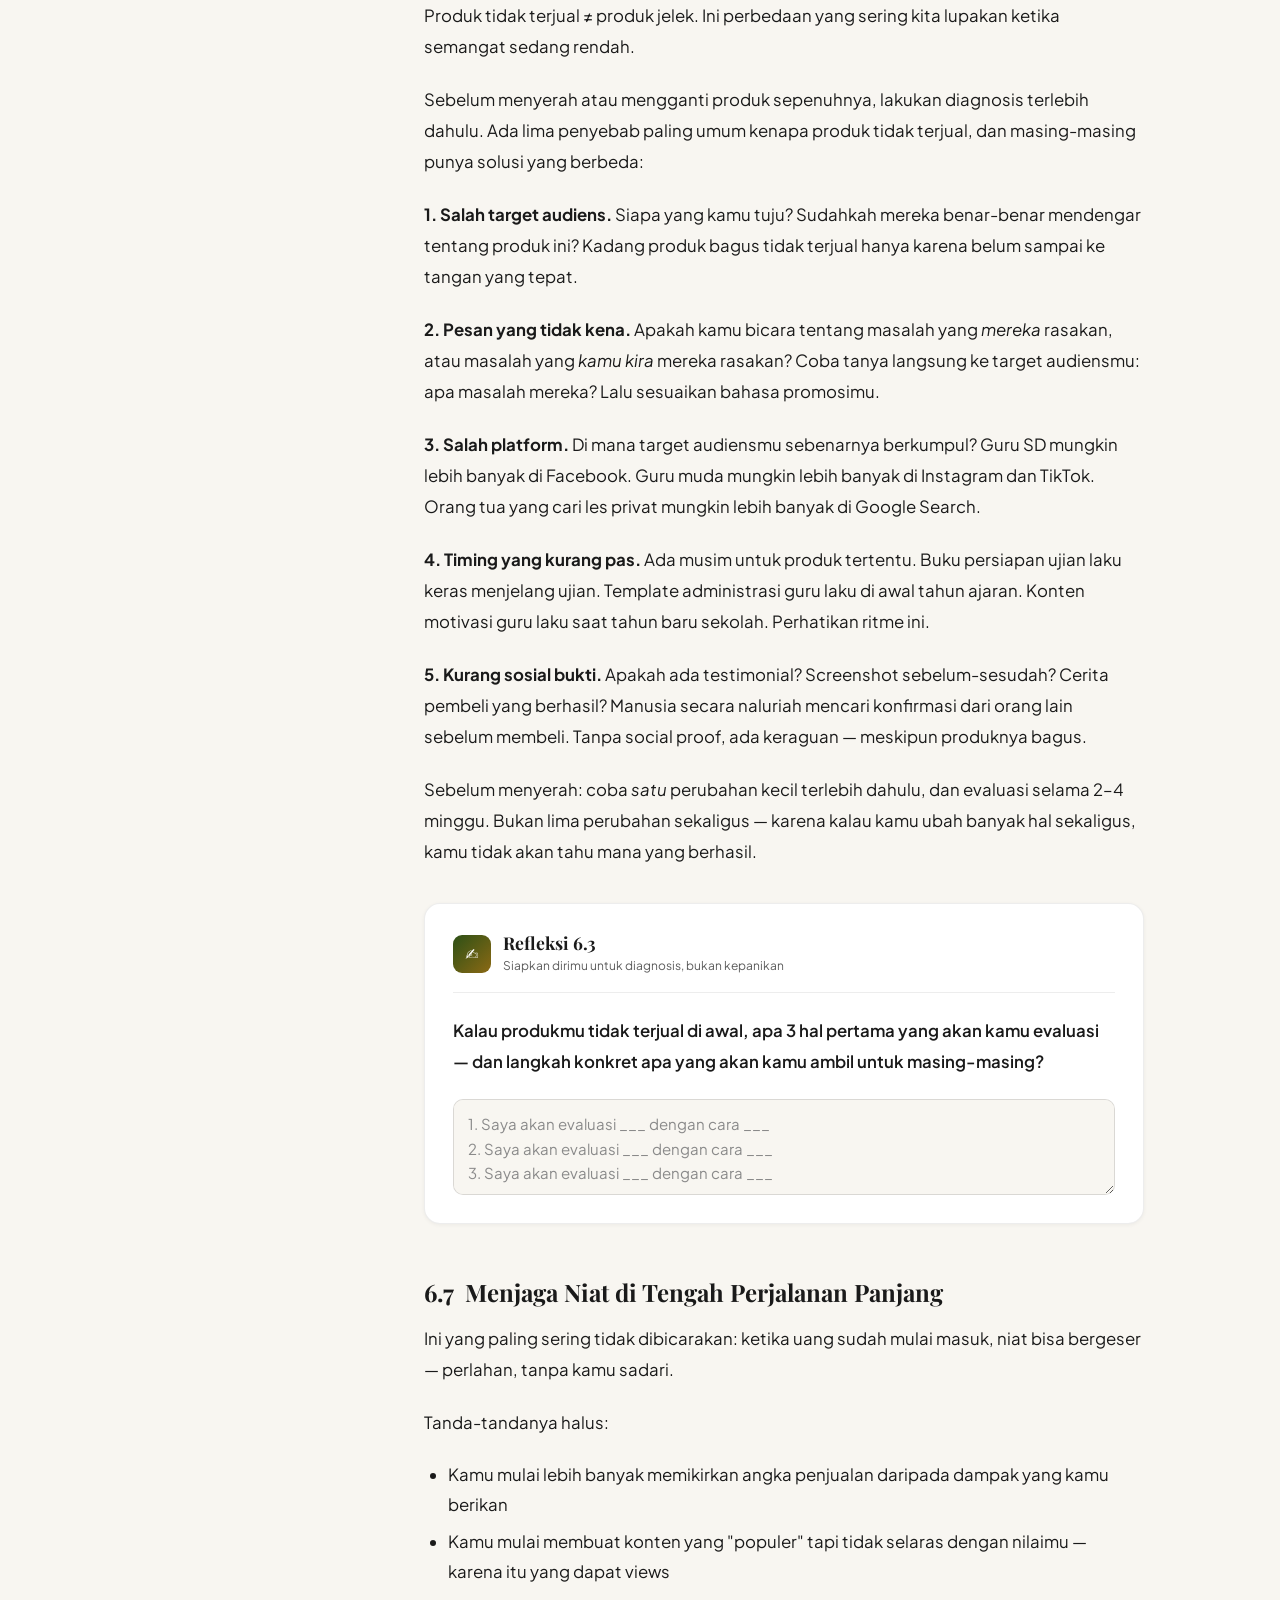
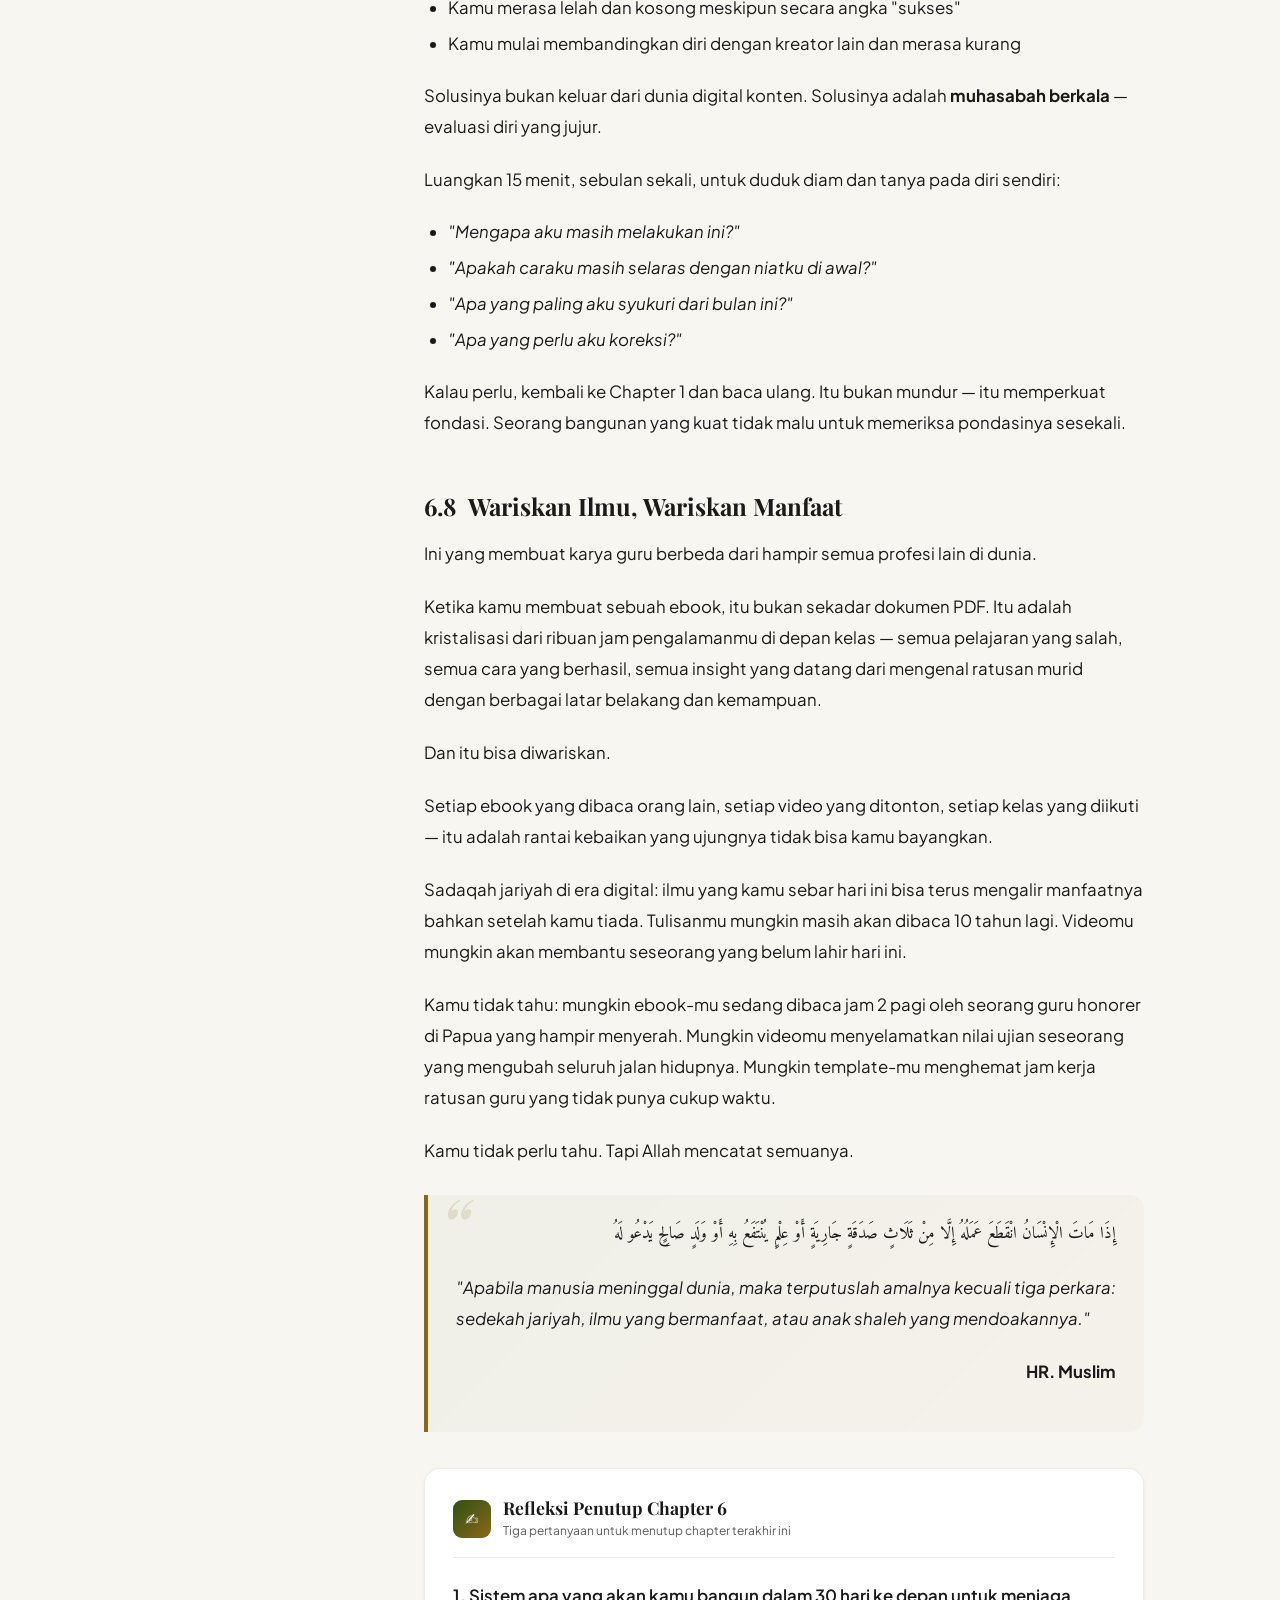
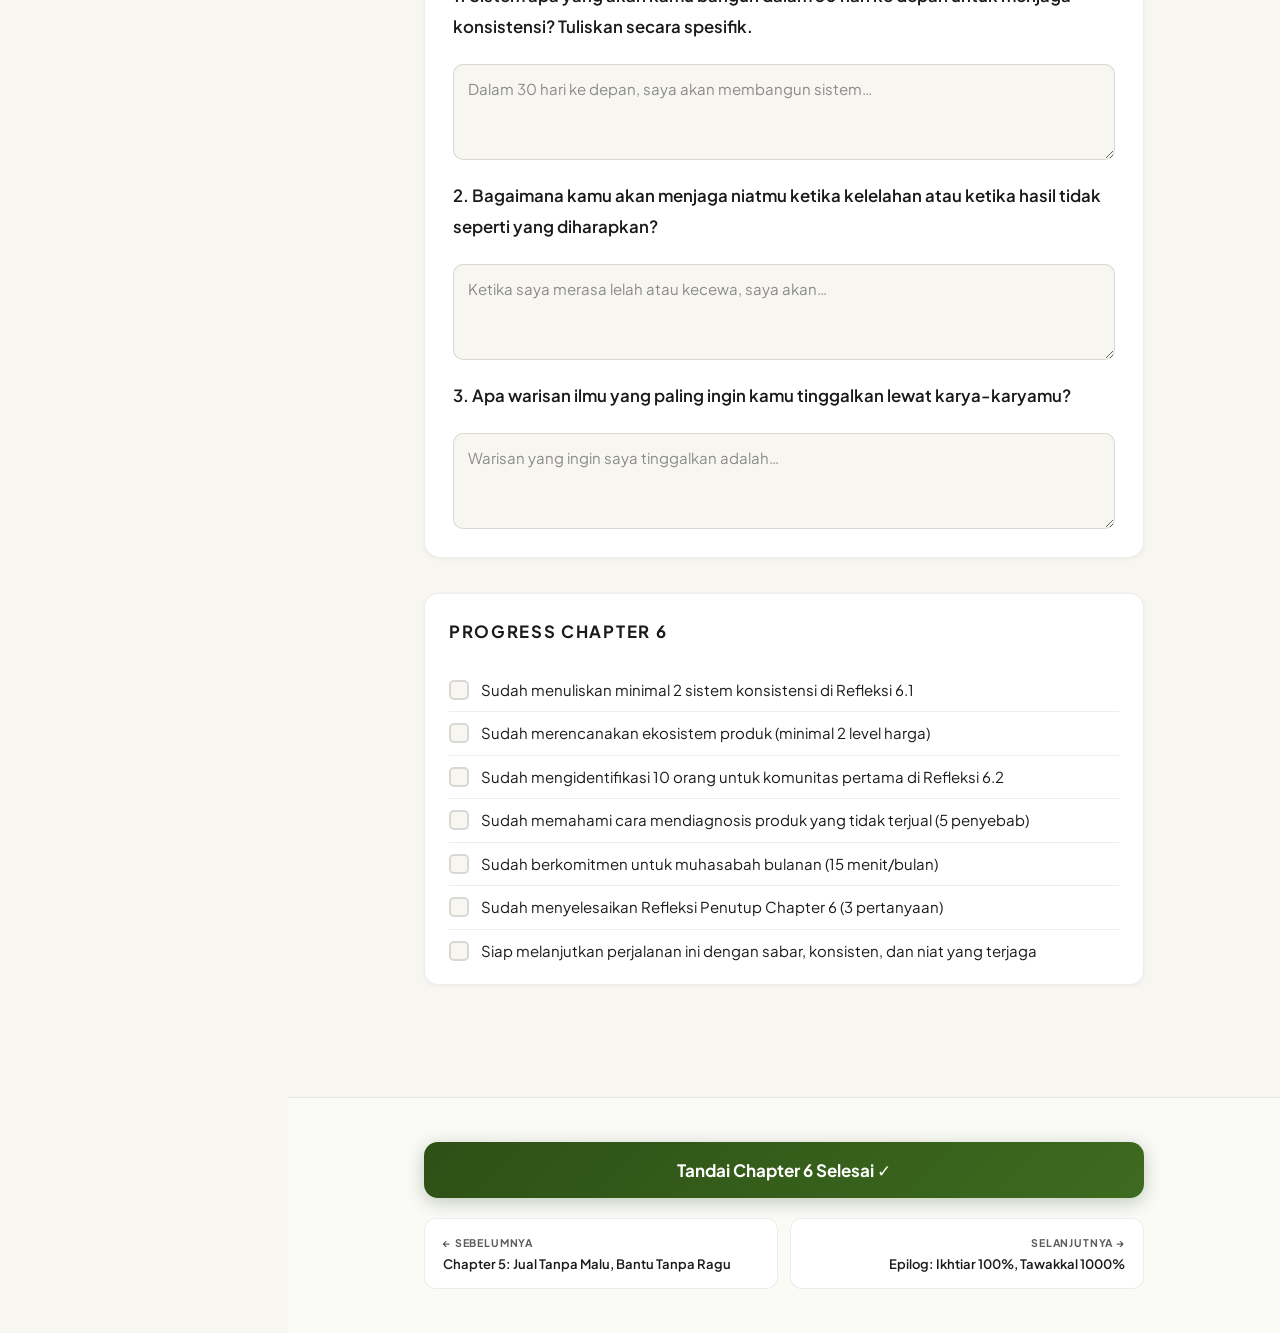
<file: chapters/chapter-6.html>
<!DOCTYPE html>
<html lang="id" data-theme="light">
<head>
  <meta charset="UTF-8" />
  <meta name="viewport" content="width=device-width, initial-scale=1.0" />
  <title>Chapter 6 — Guru Merdeka</title>
  <link rel="icon" href="../assets/logo.png" type="image/png" />
  <link rel="preconnect" href="https://fonts.googleapis.com" />
  <link rel="preconnect" href="https://fonts.gstatic.com" crossorigin />
  <link href="https://fonts.googleapis.com/css2?family=Playfair+Display:ital,wght@0,400;0,600;0,700;1,400&family=Plus+Jakarta+Sans:wght@300;400;500;600;700&family=Amiri:ital,wght@0,400;0,700;1,400&display=swap" rel="stylesheet" />
  <link rel="stylesheet" href="../css/style.css" />
</head>
<body>
<div class="reading-progress"></div>
<div class="app-layout">

  <div class="sidebar-overlay" id="sidebarOverlay"></div>
  <aside class="sidebar" id="sidebar">
    <div class="sidebar-header">
      <a href="../dashboard.html" class="sidebar-logo">
        <img src="../assets/logo.png" alt="Guru Merdeka" style="width:36px;height:36px;border-radius:8px;object-fit:contain;background:#F5F0E8;" />
        <span><span class="sidebar-logo-text">Guru Merdeka</span><span class="sidebar-logo-sub">Panduan Berkarya & Berpenghasilan</span></span>
      </a>
    </div>
    <div class="sidebar-progress-row">
      <div class="sidebar-progress-bar"><div class="sidebar-progress-fill" id="sidebarProgressFill"></div></div>
      <span class="sidebar-progress-text" id="sidebarProgressText">0/8</span>
    </div>
    <nav class="sidebar-nav" id="sidebarNav"></nav>
    <div class="sidebar-footer">
      <button class="btn-dark-mode" id="darkModeToggle">🌙 Gelap</button>
      <button class="btn-logout" id="logoutBtn">Keluar</button>
    </div>
  </aside>

  <main class="main-content">
    <header class="mobile-header">
      <a href="../dashboard.html" class="mobile-logo">
        <img src="../assets/logo.png" alt="GM" style="width:28px;height:28px;border-radius:7px;object-fit:contain;background:#F5F0E8;" />
        Guru Merdeka
      </a>
      <button class="hamburger-btn" id="sidebarToggle"><span></span><span></span><span></span></button>
    </header>

    <div class="chapter-header">
      <!-- Ornament: interlocking rings — growth, continuity -->
      <svg class="chapter-ornament" viewBox="0 0 44 44" fill="none" xmlns="http://www.w3.org/2000/svg">
        <circle cx="16" cy="22" r="10" stroke="#C4A882" stroke-width="1.2" fill="none"/>
        <circle cx="28" cy="22" r="10" stroke="#8B6914" stroke-width="1.2" fill="none" opacity="0.7"/>
        <circle cx="22" cy="22" r="4" fill="#2D5016" opacity="0.18"/>
      </svg>
      <p class="chapter-number">Chapter 6</p>
      <h1 class="chapter-title">Jangan Berhenti di Sini</h1>
      <div class="chapter-meta">
        <span class="chapter-meta-item">⏱ Estimasi baca: 25 menit</span>
        <span class="chapter-meta-item">✦ Keberlanjutan</span>
      </div>
    </div>

    <div class="chapter-body">
      <div class="content-wrap">

        <div class="quote-box">
          <p class="quote-arabic">إِنَّ مَعَ الْعُسْرِ يُسْرًا</p>
          <p class="quote-translation">"Sesungguhnya bersama kesulitan ada kemudahan."</p>
          <p class="quote-source">QS. Al-Insyirah: 6</p>
        </div>

        <p>Pak Rizal berhasil menjual 47 copies ebook pertamanya di bulan pertama. Ia excited luar biasa. Setiap notifikasi penjualan masuk terasa seperti hadiah. Ia ceritakan ke istri, ke teman-teman, ke siapa saja yang mau dengar.</p>

        <p>Bulan kedua, ia coba lagi dengan cara yang sama — 12 copies. Masih lumayan, pikirnya. Bulan ketiga — 6 copies. Bulan keempat — 2 copies. Lalu tidak ada sama sekali.</p>

        <p>Ia menyimpulkan: "Sudah habis pasarnya." Dan berhenti.</p>

        <p>Padahal pasar guru di Indonesia ada jutaan orang. Masalahnya bukan pasar yang habis. Masalahnya adalah Pak Rizal tidak punya sistem — hanya ada semangat awal yang menyala terang lalu perlahan padam.</p>

        <div class="highlight-text">Kreator yang bertahan bukan yang paling bersemangat. Tapi yang punya sistem.</div>

        <div class="ornament-divider"></div>

        <h2>6.1 &nbsp;Jebakan Euforia Penjualan Pertama</h2>

        <p>Penjualan pertama adalah milestone yang patut dirayakan. Tapi ia juga bisa menjadi jebakan kalau kita salah membacanya.</p>

        <p>Euforia awal itu nyata — dan wajar. Tapi berbahaya kalau kita berpikir bahwa ini akan selalu terasa begitu. Bahwa setiap hari akan se-exciting hari pertama. Bahwa semangat akan selalu ada ketika dibutuhkan.</p>

        <p>Tidak akan. Dan itu bukan tanda kegagalan — itu hanya sifat manusia.</p>

        <p>Yang disebut <em>creator burnout</em> sangat nyata: kelelahan akibat terlalu mengandalkan semangat sebagai bahan bakar, bukan sistem. Tanda-tandanya mudah dikenali:</p>

        <ul>
          <li>Jadwal posting yang tadinya rutin mulai bolong</li>
          <li>Pesan dari pembeli dibalas semakin lama</li>
          <li>Ide terasa mengering — tidak tahu lagi mau buat konten apa</li>
          <li>Setiap kali mau mulai, ada sesuatu yang terasa berat</li>
        </ul>

        <p>Solusinya bukan "jangan bersemangat" atau "jangan terlalu senang." Solusinya adalah membangun sistem sehingga kamu tidak perlu selalu <em>bersemangat dulu</em> baru bisa bergerak.</p>

        <h2>6.2 &nbsp;Dari Proyek ke Sistem</h2>

        <p>Ada perbedaan mendasar antara <strong>proyek</strong> dan <strong>sistem</strong>.</p>

        <p><strong>Proyek</strong> adalah satu tindakan besar yang punya awal dan akhir. Kamu buat ebook → selesai → istirahat → tunggu inspirasi → buat ebook lagi. Penuh jeda. Penuh ketidakpastian.</p>

        <p><strong>Sistem</strong> adalah serangkaian tindakan kecil yang konsisten, terus berjalan bahkan ketika kamu lelah, bahkan ketika tidak ada mood, bahkan ketika tidak ada yang memuji.</p>

        <p>Contoh sistem yang sederhana tapi powerful:</p>

        <ul>
          <li><em>"Setiap Senin dan Kamis, saya posting konten edukasi di Instagram jam 7 pagi."</em></li>
          <li><em>"Setiap akhir bulan, saya review apakah produk perlu update berdasarkan pertanyaan pembeli."</em></li>
          <li><em>"Setiap ada pembeli baru, saya kirim pesan personal via WA — ucapan terima kasih + 1 tips bonus."</em></li>
          <li><em>"Setiap Minggu malam, saya luangkan 30 menit untuk menulis draft konten minggu depan."</em></li>
        </ul>

        <p>Perhatikan: tidak ada yang luar biasa dari sistem-sistem itu. Semuanya kecil. Semuanya spesifik. Semuanya bisa dilakukan bahkan di hari yang paling melelahkan sekalipun.</p>

        <div class="hadis-box">
          <p class="hadis-arabic">مَنْ أَرَادَ الدُّنْيَا فَعَلَيْهِ بِالْعِلْمِ وَمَنْ أَرَادَ الْآخِرَةَ فَعَلَيْهِ بِالْعِلْمِ وَمَنْ أَرَادَهُمَا فَعَلَيْهِ بِالْعِلْمِ</p>
          <p class="hadis-translation">"Barangsiapa menginginkan dunia, hendaknya ia berilmu. Barangsiapa menginginkan akhirat, hendaknya ia berilmu. Dan barangsiapa menginginkan keduanya, hendaknya ia berilmu."</p>
          <p class="hadis-source">Imam Syafi'i</p>
        </div>

        <p>Sistem tidak perlu sempurna untuk dimulai. Sistem yang sederhana dan benar-benar dijalankan selalu lebih baik dari rencana yang kompleks tapi hanya ada di kepala.</p>

        <!-- Reflection 6.1 -->
        <div class="reflection-box">
          <div class="reflection-header">
            <div class="reflection-icon">✍</div>
            <div>
              <div class="reflection-title">Refleksi 6.1</div>
              <div class="reflection-subtitle">Rancang sistem pertamamu</div>
            </div>
          </div>
          <div class="reflection-item">
            <p class="reflection-question">Sistem apa yang bisa kamu mulai <strong>minggu ini</strong> untuk menjaga konsistensi konten atau produkmu? Tuliskan dalam format: "Setiap [waktu/hari], saya akan [tindakan spesifik]." Buat minimal 2 sistem.</p>
            <textarea class="reflection-textarea" data-rkey="ch6_r1" placeholder="Sistem 1: Setiap ___, saya akan ___&#10;Sistem 2: Setiap ___, saya akan ___"></textarea>
            <div class="save-indicator">✓ Tersimpan</div>
          </div>
        </div>

        <h2>6.3 &nbsp;Ekosistem Produk: Setiap Produk Adalah Pintu</h2>

        <p>Satu produk tidak cukup untuk membangun income yang berkelanjutan. Tapi itu bukan berarti kamu harus membuat 10 produk sekaligus — itu jalan paling cepat menuju burnout.</p>

        <p>Yang perlu kamu bangun adalah <strong>ekosistem</strong>: rangkaian produk yang saling terhubung, di mana setiap produk membawa pembeli ke produk berikutnya.</p>

        <p>Strukturnya sederhana:</p>

        <ul>
          <li><strong>Lead magnet gratis</strong> — tips singkat, mini ebook, template gratis. Tujuannya bukan menghasilkan uang, tapi membangun kepercayaan dan mendapatkan kontak (email/WA) orang yang tertarik.</li>
          <li><strong>Produk utama</strong> (Rp49.000–Rp99.000) — ini yang menjadi konversi pertama. Harganya terjangkau, nilainya nyata, mudah diputuskan untuk dibeli.</li>
          <li><strong>Produk premium</strong> (Rp300.000–Rp1.000.000+) — konsultasi 1-on-1, kelas intensif, program mentoring. Tidak semua orang akan sampai ke sini, tapi yang sampai biasanya pembeli yang paling serius dan paling puas.</li>
        </ul>

        <p>Setiap pembeli produk murah adalah calon pembeli produk yang lebih mahal — asalkan produk murahnya benar-benar memberikan nilai. Kamu tidak perlu memaksakan upsell. Kalau produk pertamamu bagus, mereka akan bertanya sendiri: "Ada yang lebih lengkap dari ini?"</p>

        <p>Tidak perlu terburu-buru membangun semua level ini. Tapi rencanakan dari awal. Ketika kamu membuat produk pertama, sudah pikirkan: <em>produk kedua akan jadi apa?</em></p>

        <h2>6.4 &nbsp;Komunitas adalah Aset Terbesar</h2>

        <p>Pembeli sekali lewat vs. anggota komunitas: keduanya sama-sama berharga, tapi dampaknya sangat berbeda.</p>

        <p>Pembeli sekali lewat datang, beli, pergi. Transaksi selesai. Mereka mungkin puas, tapi tidak ada koneksi lebih lanjut.</p>

        <p>Anggota komunitas datang, tinggal, kembali lagi, dan membawa temannya. Mereka tidak hanya membeli — mereka menjadi bagian dari perjalananmu.</p>

        <p>Sebagai guru, kamu sudah punya modal yang orang lain harus belajar bertahun-tahun: kemampuan membangun komunitas belajar. Kelas kamu sudah komunitas. Grup WA orang tua muridmu sudah komunitas. Kamu tahu cara membuat orang merasa didengar, dihargai, dan termotivasi.</p>

        <p>Terapkan itu ke komunitas digital-mu:</p>
        <ul>
          <li>Grup WhatsApp khusus untuk pembeli — lebih personal dari konten publik</li>
          <li>Channel Telegram untuk update, tips eksklusif</li>
          <li>Live Q&amp;A bulanan — bahkan 30 menit sudah sangat berharga</li>
          <li>Newsletter sederhana — satu email per minggu, berisi satu insight bermanfaat</li>
        </ul>

        <div class="callout tip">
          <p class="callout-label">Tips Komunitas</p>
          <p>Tanya 5 pembeli pertamamu: <em>"Apa 1 hal lain yang masih kamu butuhkan setelah membaca/mengikuti produk ini?"</em> Jawabannya adalah ide produk berikutmu — dan orang yang menjawab adalah calon pembeli pertama produk itu.</p>
        </div>

        <!-- Reflection 6.2 -->
        <div class="reflection-box">
          <div class="reflection-header">
            <div class="reflection-icon">✍</div>
            <div>
              <div class="reflection-title">Refleksi 6.2</div>
              <div class="reflection-subtitle">Rencanakan ekosistemmu</div>
            </div>
          </div>
          <div class="reflection-item">
            <p class="reflection-question">1. Siapa 10 orang yang bisa kamu undang ke komunitas pertamamu (WhatsApp group / channel Telegram)? Tuliskan nama atau kategori mereka.</p>
            <textarea class="reflection-textarea" data-rkey="ch6_r2a" placeholder="Contoh: teman guru di sekolah, mantan murid, rekan dari grup WA guru, dll…"></textarea>
            <div class="save-indicator">✓ Tersimpan</div>
          </div>
          <div class="reflection-item">
            <p class="reflection-question">2. Produk apa yang bisa menjadi "step 2" setelah seseorang membeli produk pertamamu?</p>
            <textarea class="reflection-textarea" data-rkey="ch6_r2b" placeholder="Setelah membeli produk pertama saya, mereka mungkin butuh…"></textarea>
            <div class="save-indicator">✓ Tersimpan</div>
          </div>
        </div>

        <h2>6.5 &nbsp;Tetap Belajar, Tetap Tumbuh</h2>

        <p>Lanskap digital berubah lebih cepat dari jadwal kurikulum manapun. Apa yang efektif tahun lalu belum tentu bekerja hari ini. Platform yang dominan dua tahun lalu mungkin sudah kalah dengan yang baru.</p>

        <p>Tapi ini bukan alasan untuk cemas. Ini alasan untuk tetap belajar.</p>

        <p>30 menit sehari — itu saja yang kamu butuhkan. Bukan kursus mahal, bukan gelar baru. Cukup:</p>

        <ul>
          <li>Satu video YouTube tentang copywriting atau marketing digital</li>
          <li>Satu artikel tentang tren pendidikan online di Indonesia</li>
          <li>Perhatikan satu kreator di bidangmu dan analisis: apa yang membuat kontennya berhasil?</li>
          <li>Baca satu bab buku tentang bisnis atau komunikasi</li>
        </ul>

        <p>Belajar dari kompetitor bukan untuk meniru, tapi untuk memahami pasar. Kalau guru lain berhasil menjual kursus bahasa Inggris, bukan berarti pasarnya sudah habis — itu justru bukti pasarnya ada. Pertanyaannya: apa yang bisa kamu tawarkan yang berbeda atau lebih baik?</p>

        <div class="callout note">
          <p class="callout-label">Prinsip Penting</p>
          <p>Kalau kamu tidak berkembang, produkmu perlahan akan terasa usang. Dan audiens yang cerdas akan merasakan itu — mereka akan berpindah ke kreator yang terasa lebih relevan dan lebih terkini.</p>
        </div>

        <h2>6.6 &nbsp;Ketika Tidak Ada yang Beli — Diagnosis, Bukan Menyerah</h2>

        <p>Produk tidak terjual ≠ produk jelek. Ini perbedaan yang sering kita lupakan ketika semangat sedang rendah.</p>

        <p>Sebelum menyerah atau mengganti produk sepenuhnya, lakukan diagnosis terlebih dahulu. Ada lima penyebab paling umum kenapa produk tidak terjual, dan masing-masing punya solusi yang berbeda:</p>

        <p><strong>1. Salah target audiens.</strong> Siapa yang kamu tuju? Sudahkah mereka benar-benar mendengar tentang produk ini? Kadang produk bagus tidak terjual hanya karena belum sampai ke tangan yang tepat.</p>

        <p><strong>2. Pesan yang tidak kena.</strong> Apakah kamu bicara tentang masalah yang <em>mereka</em> rasakan, atau masalah yang <em>kamu kira</em> mereka rasakan? Coba tanya langsung ke target audiensmu: apa masalah mereka? Lalu sesuaikan bahasa promosimu.</p>

        <p><strong>3. Salah platform.</strong> Di mana target audiensmu sebenarnya berkumpul? Guru SD mungkin lebih banyak di Facebook. Guru muda mungkin lebih banyak di Instagram dan TikTok. Orang tua yang cari les privat mungkin lebih banyak di Google Search.</p>

        <p><strong>4. Timing yang kurang pas.</strong> Ada musim untuk produk tertentu. Buku persiapan ujian laku keras menjelang ujian. Template administrasi guru laku di awal tahun ajaran. Konten motivasi guru laku saat tahun baru sekolah. Perhatikan ritme ini.</p>

        <p><strong>5. Kurang sosial bukti.</strong> Apakah ada testimonial? Screenshot sebelum-sesudah? Cerita pembeli yang berhasil? Manusia secara naluriah mencari konfirmasi dari orang lain sebelum membeli. Tanpa social proof, ada keraguan — meskipun produknya bagus.</p>

        <p>Sebelum menyerah: coba <em>satu</em> perubahan kecil terlebih dahulu, dan evaluasi selama 2–4 minggu. Bukan lima perubahan sekaligus — karena kalau kamu ubah banyak hal sekaligus, kamu tidak akan tahu mana yang berhasil.</p>

        <!-- Reflection 6.3 -->
        <div class="reflection-box">
          <div class="reflection-header">
            <div class="reflection-icon">✍</div>
            <div>
              <div class="reflection-title">Refleksi 6.3</div>
              <div class="reflection-subtitle">Siapkan dirimu untuk diagnosis, bukan kepanikan</div>
            </div>
          </div>
          <div class="reflection-item">
            <p class="reflection-question">Kalau produkmu tidak terjual di awal, apa 3 hal pertama yang akan kamu evaluasi — dan langkah konkret apa yang akan kamu ambil untuk masing-masing?</p>
            <textarea class="reflection-textarea" data-rkey="ch6_r3" placeholder="1. Saya akan evaluasi ___ dengan cara ___&#10;2. Saya akan evaluasi ___ dengan cara ___&#10;3. Saya akan evaluasi ___ dengan cara ___"></textarea>
            <div class="save-indicator">✓ Tersimpan</div>
          </div>
        </div>

        <h2>6.7 &nbsp;Menjaga Niat di Tengah Perjalanan Panjang</h2>

        <p>Ini yang paling sering tidak dibicarakan: ketika uang sudah mulai masuk, niat bisa bergeser — perlahan, tanpa kamu sadari.</p>

        <p>Tanda-tandanya halus:</p>
        <ul>
          <li>Kamu mulai lebih banyak memikirkan angka penjualan daripada dampak yang kamu berikan</li>
          <li>Kamu mulai membuat konten yang "populer" tapi tidak selaras dengan nilaimu — karena itu yang dapat views</li>
          <li>Kamu merasa lelah dan kosong meskipun secara angka "sukses"</li>
          <li>Kamu mulai membandingkan diri dengan kreator lain dan merasa kurang</li>
        </ul>

        <p>Solusinya bukan keluar dari dunia digital konten. Solusinya adalah <strong>muhasabah berkala</strong> — evaluasi diri yang jujur.</p>

        <p>Luangkan 15 menit, sebulan sekali, untuk duduk diam dan tanya pada diri sendiri:</p>
        <ul>
          <li><em>"Mengapa aku masih melakukan ini?"</em></li>
          <li><em>"Apakah caraku masih selaras dengan niatku di awal?"</em></li>
          <li><em>"Apa yang paling aku syukuri dari bulan ini?"</em></li>
          <li><em>"Apa yang perlu aku koreksi?"</em></li>
        </ul>

        <p>Kalau perlu, kembali ke Chapter 1 dan baca ulang. Itu bukan mundur — itu memperkuat fondasi. Seorang bangunan yang kuat tidak malu untuk memeriksa pondasinya sesekali.</p>

        <h2>6.8 &nbsp;Wariskan Ilmu, Wariskan Manfaat</h2>

        <p>Ini yang membuat karya guru berbeda dari hampir semua profesi lain di dunia.</p>

        <p>Ketika kamu membuat sebuah ebook, itu bukan sekadar dokumen PDF. Itu adalah kristalisasi dari ribuan jam pengalamanmu di depan kelas — semua pelajaran yang salah, semua cara yang berhasil, semua insight yang datang dari mengenal ratusan murid dengan berbagai latar belakang dan kemampuan.</p>

        <p>Dan itu bisa diwariskan.</p>

        <p>Setiap ebook yang dibaca orang lain, setiap video yang ditonton, setiap kelas yang diikuti — itu adalah rantai kebaikan yang ujungnya tidak bisa kamu bayangkan.</p>

        <p>Sadaqah jariyah di era digital: ilmu yang kamu sebar hari ini bisa terus mengalir manfaatnya bahkan setelah kamu tiada. Tulisanmu mungkin masih akan dibaca 10 tahun lagi. Videomu mungkin akan membantu seseorang yang belum lahir hari ini.</p>

        <p>Kamu tidak tahu: mungkin ebook-mu sedang dibaca jam 2 pagi oleh seorang guru honorer di Papua yang hampir menyerah. Mungkin videomu menyelamatkan nilai ujian seseorang yang mengubah seluruh jalan hidupnya. Mungkin template-mu menghemat jam kerja ratusan guru yang tidak punya cukup waktu.</p>

        <p>Kamu tidak perlu tahu. Tapi Allah mencatat semuanya.</p>

        <div class="quote-box">
          <p class="quote-arabic">إِذَا مَاتَ الْإِنْسَانُ انْقَطَعَ عَمَلُهُ إِلَّا مِنْ ثَلَاثٍ صَدَقَةٍ جَارِيَةٍ أَوْ عِلْمٍ يُنْتَفَعُ بِهِ أَوْ وَلَدٍ صَالِحٍ يَدْعُو لَهُ</p>
          <p class="quote-translation">"Apabila manusia meninggal dunia, maka terputuslah amalnya kecuali tiga perkara: sedekah jariyah, ilmu yang bermanfaat, atau anak shaleh yang mendoakannya."</p>
          <p class="quote-source">HR. Muslim</p>
        </div>

        <!-- Reflection Penutup Chapter 6 -->
        <div class="reflection-box">
          <div class="reflection-header">
            <div class="reflection-icon">✍</div>
            <div>
              <div class="reflection-title">Refleksi Penutup Chapter 6</div>
              <div class="reflection-subtitle">Tiga pertanyaan untuk menutup chapter terakhir ini</div>
            </div>
          </div>
          <div class="reflection-item">
            <p class="reflection-question">1. Sistem apa yang akan kamu bangun dalam 30 hari ke depan untuk menjaga konsistensi? Tuliskan secara spesifik.</p>
            <textarea class="reflection-textarea" data-rkey="ch6_close1" placeholder="Dalam 30 hari ke depan, saya akan membangun sistem…"></textarea>
            <div class="save-indicator">✓ Tersimpan</div>
          </div>
          <div class="reflection-item">
            <p class="reflection-question">2. Bagaimana kamu akan menjaga niatmu ketika kelelahan atau ketika hasil tidak seperti yang diharapkan?</p>
            <textarea class="reflection-textarea" data-rkey="ch6_close2" placeholder="Ketika saya merasa lelah atau kecewa, saya akan…"></textarea>
            <div class="save-indicator">✓ Tersimpan</div>
          </div>
          <div class="reflection-item">
            <p class="reflection-question">3. Apa warisan ilmu yang paling ingin kamu tinggalkan lewat karya-karyamu?</p>
            <textarea class="reflection-textarea" data-rkey="ch6_close3" placeholder="Warisan yang ingin saya tinggalkan adalah…"></textarea>
            <div class="save-indicator">✓ Tersimpan</div>
          </div>
        </div>

        <!-- Checklist Chapter 6 -->
        <div class="checklist">
          <p class="checklist-title">Progress Chapter 6</p>
          <div class="checklist-item">
            <input type="checkbox" id="c_ch6_1" data-ckey="ch6_c1" />
            <label for="c_ch6_1">Sudah menuliskan minimal 2 sistem konsistensi di Refleksi 6.1</label>
          </div>
          <div class="checklist-item">
            <input type="checkbox" id="c_ch6_2" data-ckey="ch6_c2" />
            <label for="c_ch6_2">Sudah merencanakan ekosistem produk (minimal 2 level harga)</label>
          </div>
          <div class="checklist-item">
            <input type="checkbox" id="c_ch6_3" data-ckey="ch6_c3" />
            <label for="c_ch6_3">Sudah mengidentifikasi 10 orang untuk komunitas pertama di Refleksi 6.2</label>
          </div>
          <div class="checklist-item">
            <input type="checkbox" id="c_ch6_4" data-ckey="ch6_c4" />
            <label for="c_ch6_4">Sudah memahami cara mendiagnosis produk yang tidak terjual (5 penyebab)</label>
          </div>
          <div class="checklist-item">
            <input type="checkbox" id="c_ch6_5" data-ckey="ch6_c5" />
            <label for="c_ch6_5">Sudah berkomitmen untuk muhasabah bulanan (15 menit/bulan)</label>
          </div>
          <div class="checklist-item">
            <input type="checkbox" id="c_ch6_6" data-ckey="ch6_c6" />
            <label for="c_ch6_6">Sudah menyelesaikan Refleksi Penutup Chapter 6 (3 pertanyaan)</label>
          </div>
          <div class="checklist-item">
            <input type="checkbox" id="c_ch6_7" data-ckey="ch6_c7" />
            <label for="c_ch6_7">Siap melanjutkan perjalanan ini dengan sabar, konsisten, dan niat yang terjaga</label>
          </div>
        </div>

      </div>
    </div>

    <footer class="chapter-footer">
      <div class="content-wrap">
        <button class="complete-btn" id="markCompleteBtn">Tandai Chapter 6 Selesai ✓</button>
        <div class="chapter-nav">
          <a href="./chapter-5.html" class="chapter-nav-btn">
            <span class="nav-dir-label">← Sebelumnya</span>
            <span class="nav-chapter-title">Chapter 5: Jual Tanpa Malu, Bantu Tanpa Ragu</span>
          </a>
          <a href="./epilog.html" class="chapter-nav-btn dir-next">
            <span class="nav-dir-label">Selanjutnya →</span>
            <span class="nav-chapter-title">Epilog: Ikhtiar 100%, Tawakkal 1000%</span>
          </a>
        </div>
      </div>
    </footer>
  </main>
</div>

<div class="completion-overlay" id="completionOverlay">
  <div class="completion-card">
    <div class="completion-icon">✓</div>
    <h2 class="completion-title">Alhamdulillah!</h2>
    <p class="completion-text">Chapter 6 selesai. Kamu telah menempuh perjalanan yang luar biasa — dari niat, mengenal diri, membuat karya, hingga membangun sistem. Tinggal satu langkah lagi: menutup perjalanan ini dengan hati yang lapang.</p>
    <div class="completion-actions">
      <a href="./epilog.html" class="btn-next-chapter">Lanjut ke Epilog →</a>
      <button class="btn-close-overlay" data-close-overlay>Tetap di halaman ini</button>
    </div>
  </div>
</div>

<script src="../js/config.js"></script>
<script src="../js/app.js"></script>
<script>initChapter('ch6');</script>
</body>
</html>
</file>
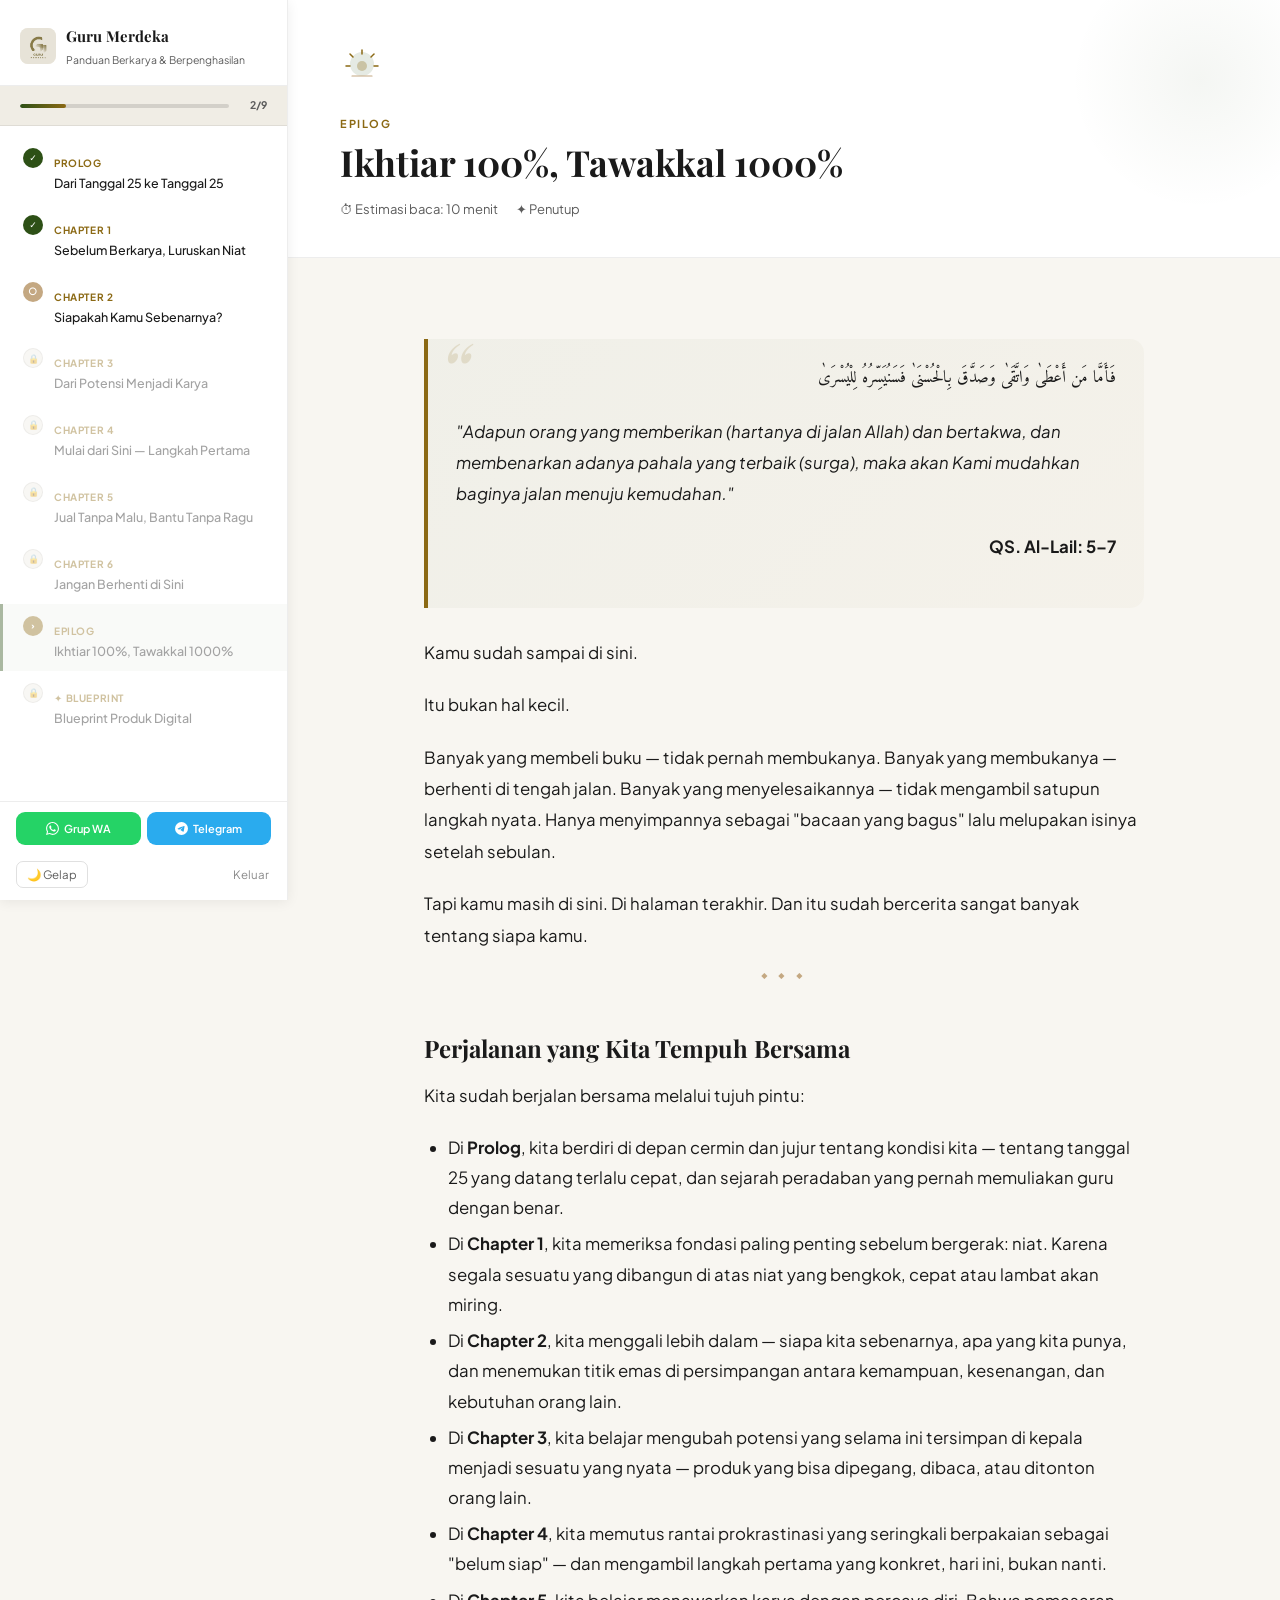
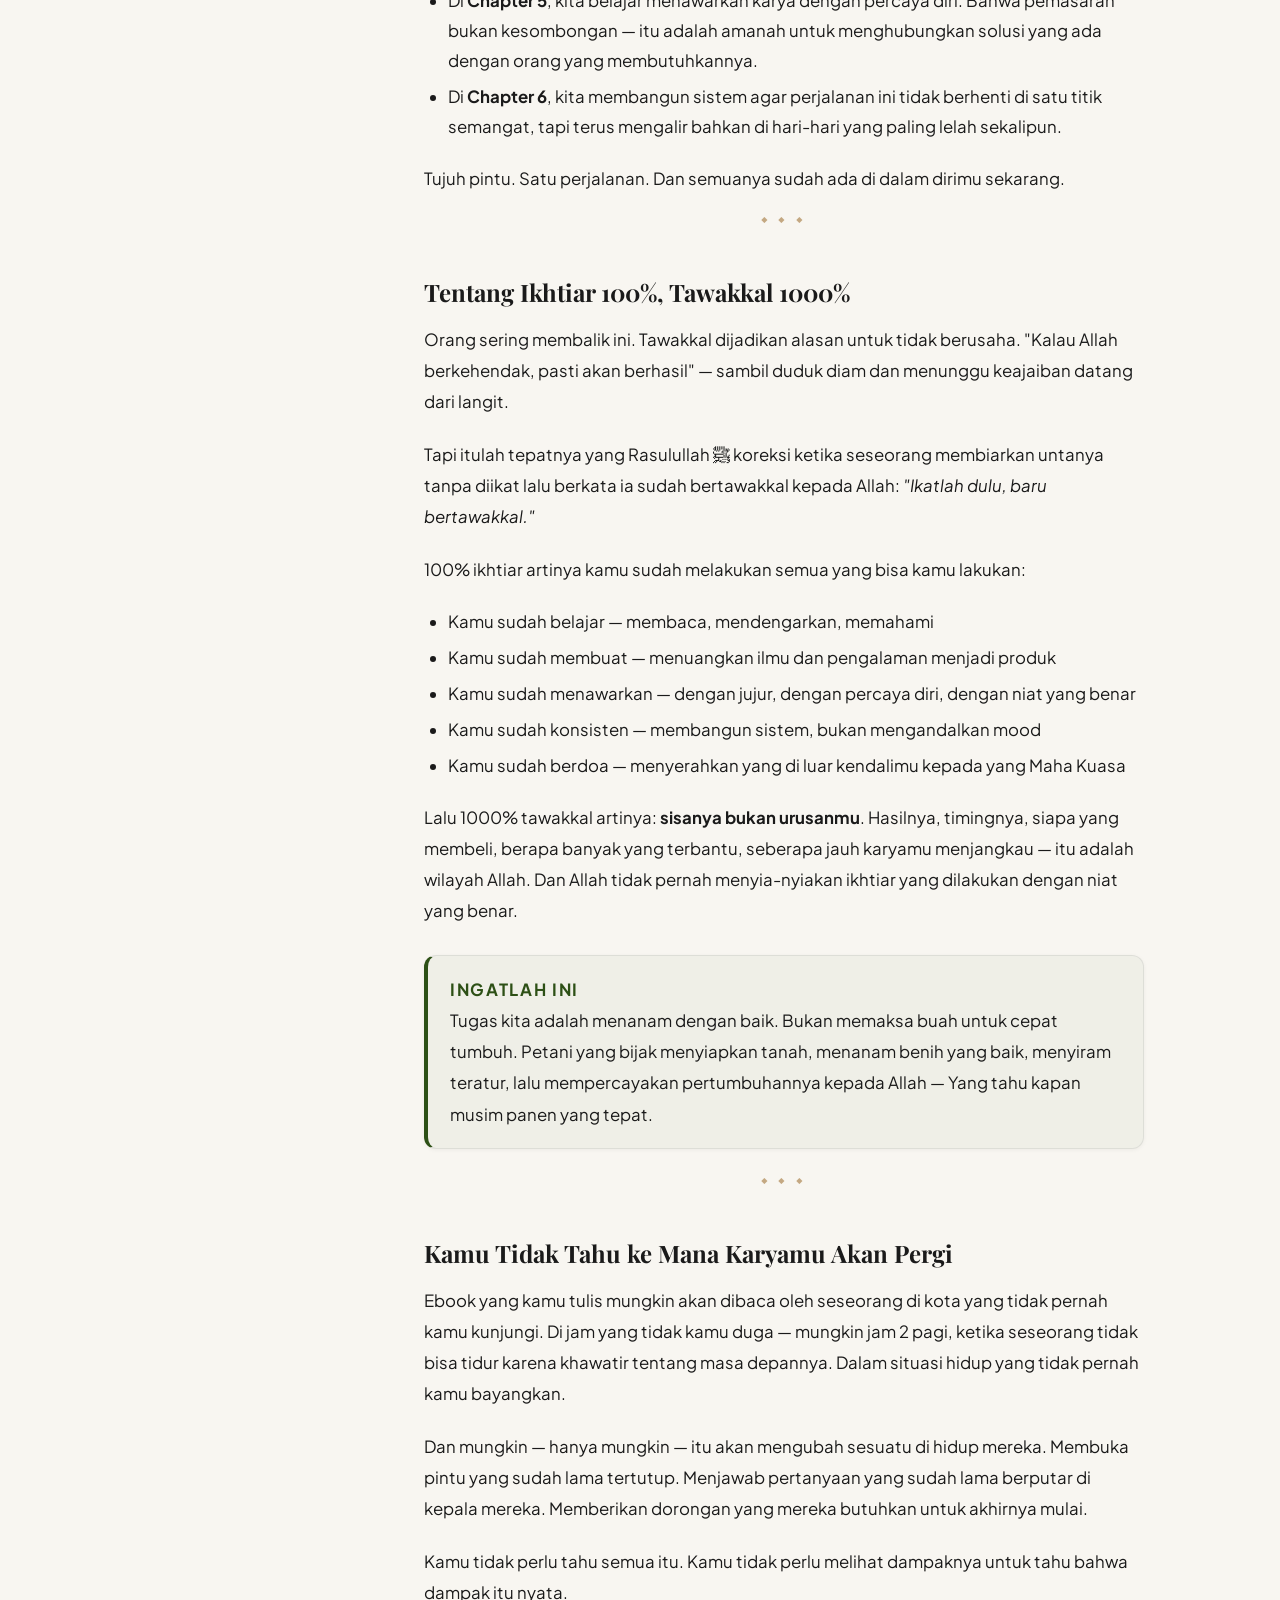
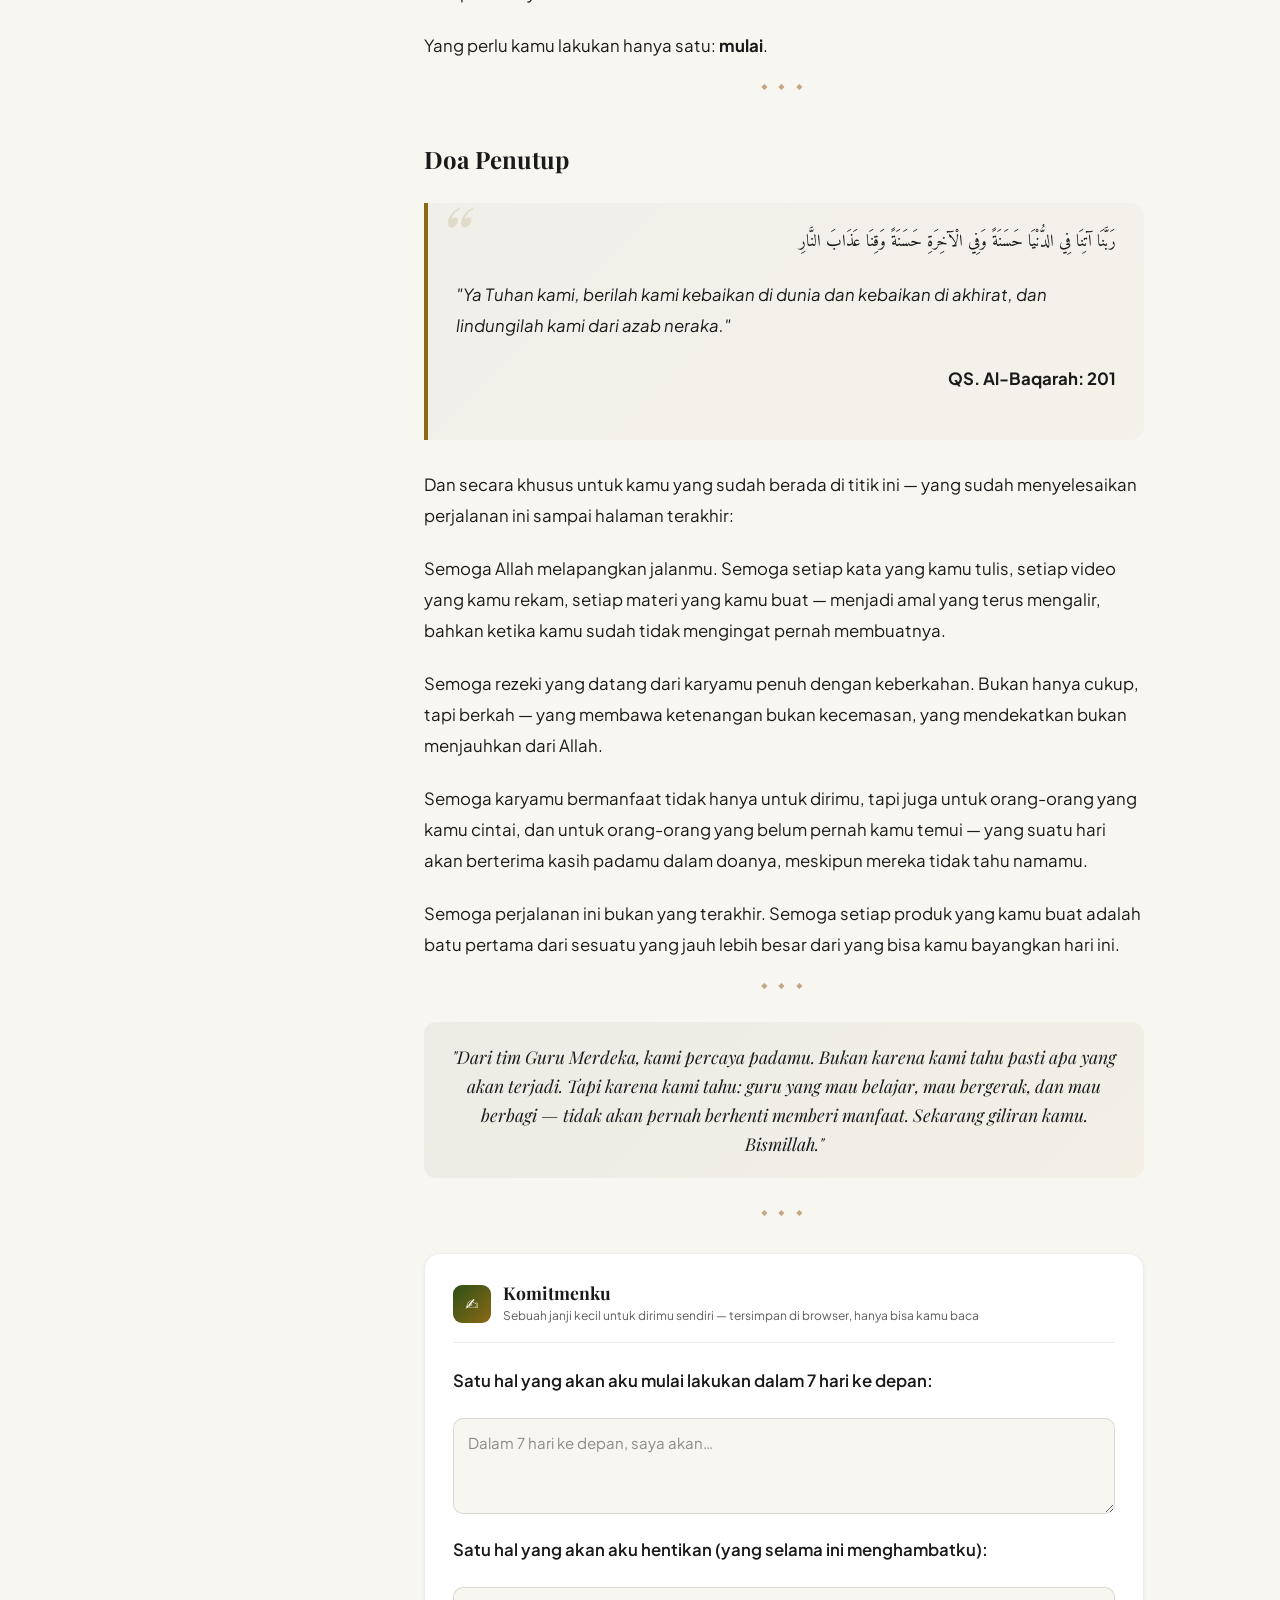
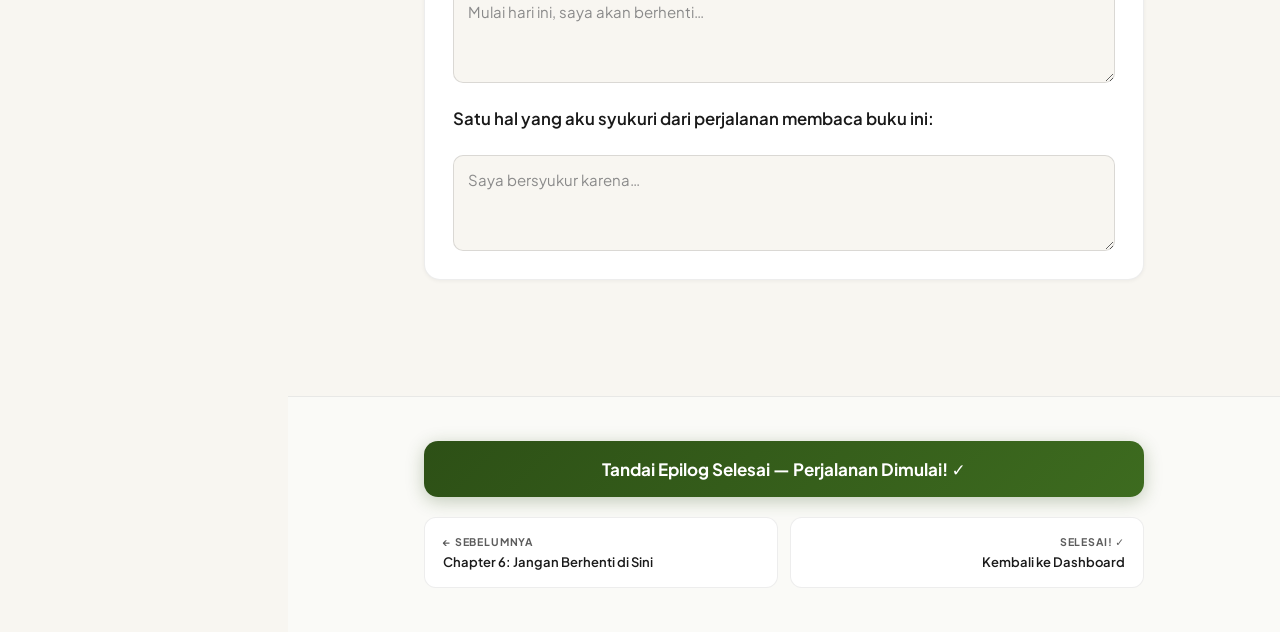
<file: chapters/epilog.html>
<!DOCTYPE html>
<html lang="id" data-theme="light">
<head>
  <meta charset="UTF-8" />
  <meta name="viewport" content="width=device-width, initial-scale=1.0" />
  <title>Epilog — Guru Merdeka</title>
  <link rel="icon" href="../assets/logo.png" type="image/png" />
  <link rel="preconnect" href="https://fonts.googleapis.com" />
  <link rel="preconnect" href="https://fonts.gstatic.com" crossorigin />
  <link href="https://fonts.googleapis.com/css2?family=Playfair+Display:ital,wght@0,400;0,600;0,700;1,400&family=Plus+Jakarta+Sans:wght@300;400;500;600;700&family=Amiri:ital,wght@0,400;0,700;1,400&display=swap" rel="stylesheet" />
  <link rel="stylesheet" href="../css/style.css" />
</head>
<body>
<div class="reading-progress"></div>
<div class="app-layout">

  <div class="sidebar-overlay" id="sidebarOverlay"></div>
  <aside class="sidebar" id="sidebar">
    <div class="sidebar-header">
      <a href="../dashboard.html" class="sidebar-logo">
        <img src="../assets/logo.png" alt="Guru Merdeka" style="width:36px;height:36px;border-radius:8px;object-fit:contain;background:#F5F0E8;" />
        <span><span class="sidebar-logo-text">Guru Merdeka</span><span class="sidebar-logo-sub">Panduan Berkarya & Berpenghasilan</span></span>
      </a>
    </div>
    <div class="sidebar-progress-row">
      <div class="sidebar-progress-bar"><div class="sidebar-progress-fill" id="sidebarProgressFill"></div></div>
      <span class="sidebar-progress-text" id="sidebarProgressText">0/8</span>
    </div>
    <nav class="sidebar-nav" id="sidebarNav"></nav>
    <div class="sidebar-footer">
      <button class="btn-dark-mode" id="darkModeToggle">🌙 Gelap</button>
      <button class="btn-logout" id="logoutBtn">Keluar</button>
    </div>
  </aside>

  <main class="main-content">
    <header class="mobile-header">
      <a href="../dashboard.html" class="mobile-logo">
        <img src="../assets/logo.png" alt="GM" style="width:28px;height:28px;border-radius:7px;object-fit:contain;background:#F5F0E8;" />
        Guru Merdeka
      </a>
      <button class="hamburger-btn" id="sidebarToggle"><span></span><span></span><span></span></button>
    </header>

    <div class="chapter-header">
      <!-- Ornament: rising sun / dawn — new beginning -->
      <svg class="chapter-ornament" viewBox="0 0 44 44" fill="none" xmlns="http://www.w3.org/2000/svg">
        <path d="M22 32 A12 12 0 0 1 10 20 A12 12 0 0 1 34 20 A12 12 0 0 1 22 32Z" fill="#2D5016" opacity="0.12"/>
        <line x1="22" y1="6"  x2="22" y2="10" stroke="#8B6914" stroke-width="1.5" stroke-linecap="round"/>
        <line x1="34" y1="10" x2="31" y2="13" stroke="#8B6914" stroke-width="1.5" stroke-linecap="round"/>
        <line x1="10" y1="10" x2="13" y2="13" stroke="#8B6914" stroke-width="1.5" stroke-linecap="round"/>
        <line x1="38" y1="22" x2="34" y2="22" stroke="#8B6914" stroke-width="1.5" stroke-linecap="round"/>
        <line x1="6"  y1="22" x2="10" y2="22" stroke="#8B6914" stroke-width="1.5" stroke-linecap="round"/>
        <path d="M12 32 L32 32" stroke="#C4A882" stroke-width="1.2" stroke-linecap="round"/>
        <circle cx="22" cy="22" r="5" fill="#8B6914" opacity="0.3"/>
      </svg>
      <p class="chapter-number">Epilog</p>
      <h1 class="chapter-title">Ikhtiar 100%, Tawakkal 1000%</h1>
      <div class="chapter-meta">
        <span class="chapter-meta-item">⏱ Estimasi baca: 10 menit</span>
        <span class="chapter-meta-item">✦ Penutup</span>
      </div>
    </div>

    <div class="chapter-body">
      <div class="content-wrap">

        <div class="quote-box">
          <p class="quote-arabic">فَأَمَّا مَن أَعْطَىٰ وَاتَّقَىٰ وَصَدَّقَ بِالْحُسْنَىٰ فَسَنُيَسِّرُهُ لِلْيُسْرَىٰ</p>
          <p class="quote-translation">"Adapun orang yang memberikan (hartanya di jalan Allah) dan bertakwa, dan membenarkan adanya pahala yang terbaik (surga), maka akan Kami mudahkan baginya jalan menuju kemudahan."</p>
          <p class="quote-source">QS. Al-Lail: 5–7</p>
        </div>

        <p>Kamu sudah sampai di sini.</p>

        <p>Itu bukan hal kecil.</p>

        <p>Banyak yang membeli buku — tidak pernah membukanya. Banyak yang membukanya — berhenti di tengah jalan. Banyak yang menyelesaikannya — tidak mengambil satupun langkah nyata. Hanya menyimpannya sebagai "bacaan yang bagus" lalu melupakan isinya setelah sebulan.</p>

        <p>Tapi kamu masih di sini. Di halaman terakhir. Dan itu sudah bercerita sangat banyak tentang siapa kamu.</p>

        <div class="ornament-divider"></div>

        <h2>Perjalanan yang Kita Tempuh Bersama</h2>

        <p>Kita sudah berjalan bersama melalui tujuh pintu:</p>

        <ul>
          <li>Di <strong>Prolog</strong>, kita berdiri di depan cermin dan jujur tentang kondisi kita — tentang tanggal 25 yang datang terlalu cepat, dan sejarah peradaban yang pernah memuliakan guru dengan benar.</li>
          <li>Di <strong>Chapter 1</strong>, kita memeriksa fondasi paling penting sebelum bergerak: niat. Karena segala sesuatu yang dibangun di atas niat yang bengkok, cepat atau lambat akan miring.</li>
          <li>Di <strong>Chapter 2</strong>, kita menggali lebih dalam — siapa kita sebenarnya, apa yang kita punya, dan menemukan titik emas di persimpangan antara kemampuan, kesenangan, dan kebutuhan orang lain.</li>
          <li>Di <strong>Chapter 3</strong>, kita belajar mengubah potensi yang selama ini tersimpan di kepala menjadi sesuatu yang nyata — produk yang bisa dipegang, dibaca, atau ditonton orang lain.</li>
          <li>Di <strong>Chapter 4</strong>, kita memutus rantai prokrastinasi yang seringkali berpakaian sebagai "belum siap" — dan mengambil langkah pertama yang konkret, hari ini, bukan nanti.</li>
          <li>Di <strong>Chapter 5</strong>, kita belajar menawarkan karya dengan percaya diri. Bahwa pemasaran bukan kesombongan — itu adalah amanah untuk menghubungkan solusi yang ada dengan orang yang membutuhkannya.</li>
          <li>Di <strong>Chapter 6</strong>, kita membangun sistem agar perjalanan ini tidak berhenti di satu titik semangat, tapi terus mengalir bahkan di hari-hari yang paling lelah sekalipun.</li>
        </ul>

        <p>Tujuh pintu. Satu perjalanan. Dan semuanya sudah ada di dalam dirimu sekarang.</p>

        <div class="ornament-divider"></div>

        <h2>Tentang Ikhtiar 100%, Tawakkal 1000%</h2>

        <p>Orang sering membalik ini. Tawakkal dijadikan alasan untuk tidak berusaha. "Kalau Allah berkehendak, pasti akan berhasil" — sambil duduk diam dan menunggu keajaiban datang dari langit.</p>

        <p>Tapi itulah tepatnya yang Rasulullah ﷺ koreksi ketika seseorang membiarkan untanya tanpa diikat lalu berkata ia sudah bertawakkal kepada Allah: <em>"Ikatlah dulu, baru bertawakkal."</em></p>

        <p>100% ikhtiar artinya kamu sudah melakukan semua yang bisa kamu lakukan:</p>

        <ul>
          <li>Kamu sudah belajar — membaca, mendengarkan, memahami</li>
          <li>Kamu sudah membuat — menuangkan ilmu dan pengalaman menjadi produk</li>
          <li>Kamu sudah menawarkan — dengan jujur, dengan percaya diri, dengan niat yang benar</li>
          <li>Kamu sudah konsisten — membangun sistem, bukan mengandalkan mood</li>
          <li>Kamu sudah berdoa — menyerahkan yang di luar kendalimu kepada yang Maha Kuasa</li>
        </ul>

        <p>Lalu 1000% tawakkal artinya: <strong>sisanya bukan urusanmu</strong>. Hasilnya, timingnya, siapa yang membeli, berapa banyak yang terbantu, seberapa jauh karyamu menjangkau — itu adalah wilayah Allah. Dan Allah tidak pernah menyia-nyiakan ikhtiar yang dilakukan dengan niat yang benar.</p>

        <div class="callout tip">
          <p class="callout-label">Ingatlah Ini</p>
          <p>Tugas kita adalah menanam dengan baik. Bukan memaksa buah untuk cepat tumbuh. Petani yang bijak menyiapkan tanah, menanam benih yang baik, menyiram teratur, lalu mempercayakan pertumbuhannya kepada Allah — Yang tahu kapan musim panen yang tepat.</p>
        </div>

        <div class="ornament-divider"></div>

        <h2>Kamu Tidak Tahu ke Mana Karyamu Akan Pergi</h2>

        <p>Ebook yang kamu tulis mungkin akan dibaca oleh seseorang di kota yang tidak pernah kamu kunjungi. Di jam yang tidak kamu duga — mungkin jam 2 pagi, ketika seseorang tidak bisa tidur karena khawatir tentang masa depannya. Dalam situasi hidup yang tidak pernah kamu bayangkan.</p>

        <p>Dan mungkin — hanya mungkin — itu akan mengubah sesuatu di hidup mereka. Membuka pintu yang sudah lama tertutup. Menjawab pertanyaan yang sudah lama berputar di kepala mereka. Memberikan dorongan yang mereka butuhkan untuk akhirnya mulai.</p>

        <p>Kamu tidak perlu tahu semua itu. Kamu tidak perlu melihat dampaknya untuk tahu bahwa dampak itu nyata.</p>

        <p>Yang perlu kamu lakukan hanya satu: <strong>mulai</strong>.</p>

        <div class="ornament-divider"></div>

        <h2>Doa Penutup</h2>

        <div class="quote-box">
          <p class="quote-arabic">رَبَّنَا آتِنَا فِي الدُّنْيَا حَسَنَةً وَفِي الْآخِرَةِ حَسَنَةً وَقِنَا عَذَابَ النَّارِ</p>
          <p class="quote-translation">"Ya Tuhan kami, berilah kami kebaikan di dunia dan kebaikan di akhirat, dan lindungilah kami dari azab neraka."</p>
          <p class="quote-source">QS. Al-Baqarah: 201</p>
        </div>

        <p>Dan secara khusus untuk kamu yang sudah berada di titik ini — yang sudah menyelesaikan perjalanan ini sampai halaman terakhir:</p>

        <p>Semoga Allah melapangkan jalanmu. Semoga setiap kata yang kamu tulis, setiap video yang kamu rekam, setiap materi yang kamu buat — menjadi amal yang terus mengalir, bahkan ketika kamu sudah tidak mengingat pernah membuatnya.</p>

        <p>Semoga rezeki yang datang dari karyamu penuh dengan keberkahan. Bukan hanya cukup, tapi berkah — yang membawa ketenangan bukan kecemasan, yang mendekatkan bukan menjauhkan dari Allah.</p>

        <p>Semoga karyamu bermanfaat tidak hanya untuk dirimu, tapi juga untuk orang-orang yang kamu cintai, dan untuk orang-orang yang belum pernah kamu temui — yang suatu hari akan berterima kasih padamu dalam doanya, meskipun mereka tidak tahu namamu.</p>

        <p>Semoga perjalanan ini bukan yang terakhir. Semoga setiap produk yang kamu buat adalah batu pertama dari sesuatu yang jauh lebih besar dari yang bisa kamu bayangkan hari ini.</p>

        <div class="ornament-divider"></div>

        <div class="highlight-text">"Dari tim Guru Merdeka, kami percaya padamu. Bukan karena kami tahu pasti apa yang akan terjadi. Tapi karena kami tahu: guru yang mau belajar, mau bergerak, dan mau berbagi — tidak akan pernah berhenti memberi manfaat. Sekarang giliran kamu. Bismillah."</div>

        <div class="ornament-divider"></div>

        <!-- Reflection Penutup -->
        <div class="reflection-box">
          <div class="reflection-header">
            <div class="reflection-icon">✍</div>
            <div>
              <div class="reflection-title">Komitmenku</div>
              <div class="reflection-subtitle">Sebuah janji kecil untuk dirimu sendiri — tersimpan di browser, hanya bisa kamu baca</div>
            </div>
          </div>
          <div class="reflection-item">
            <p class="reflection-question">Satu hal yang akan aku mulai lakukan dalam 7 hari ke depan:</p>
            <textarea class="reflection-textarea" data-rkey="epilog_q1" placeholder="Dalam 7 hari ke depan, saya akan…"></textarea>
            <div class="save-indicator">✓ Tersimpan</div>
          </div>
          <div class="reflection-item">
            <p class="reflection-question">Satu hal yang akan aku hentikan (yang selama ini menghambatku):</p>
            <textarea class="reflection-textarea" data-rkey="epilog_q2" placeholder="Mulai hari ini, saya akan berhenti…"></textarea>
            <div class="save-indicator">✓ Tersimpan</div>
          </div>
          <div class="reflection-item">
            <p class="reflection-question">Satu hal yang aku syukuri dari perjalanan membaca buku ini:</p>
            <textarea class="reflection-textarea" data-rkey="epilog_q3" placeholder="Saya bersyukur karena…"></textarea>
            <div class="save-indicator">✓ Tersimpan</div>
          </div>
        </div>

      </div>
    </div>

    <footer class="chapter-footer">
      <div class="content-wrap">
        <button class="complete-btn" id="markCompleteBtn">Tandai Epilog Selesai — Perjalanan Dimulai! ✓</button>
        <div class="chapter-nav">
          <a href="./chapter-6.html" class="chapter-nav-btn">
            <span class="nav-dir-label">← Sebelumnya</span>
            <span class="nav-chapter-title">Chapter 6: Jangan Berhenti di Sini</span>
          </a>
          <a href="../dashboard.html" class="chapter-nav-btn dir-next">
            <span class="nav-dir-label">Selesai! ✓</span>
            <span class="nav-chapter-title">Kembali ke Dashboard</span>
          </a>
        </div>
      </div>
    </footer>
  </main>
</div>

<div class="completion-overlay" id="completionOverlay">
  <div class="completion-card">
    <div class="completion-icon" style="font-size:26px;">✦</div>
    <h2 class="completion-title">Alhamdulillah, Selesai!</h2>
    <p class="completion-text">Kamu telah menyelesaikan seluruh Guru Merdeka. Ini bukan akhir — ini adalah awal. Pergi dan buatlah sesuatu yang bermakna. Dunia menunggu karyamu.</p>
    <div class="completion-actions">
      <a href="../dashboard.html" class="btn-next-chapter">Kembali ke Dashboard</a>
      <button class="btn-close-overlay" data-close-overlay>Tetap di halaman ini</button>
    </div>
  </div>
</div>

<script src="../js/config.js"></script>
<script src="../js/app.js"></script>
<script>initChapter('epilog');</script>
</body>
</html>
</file>
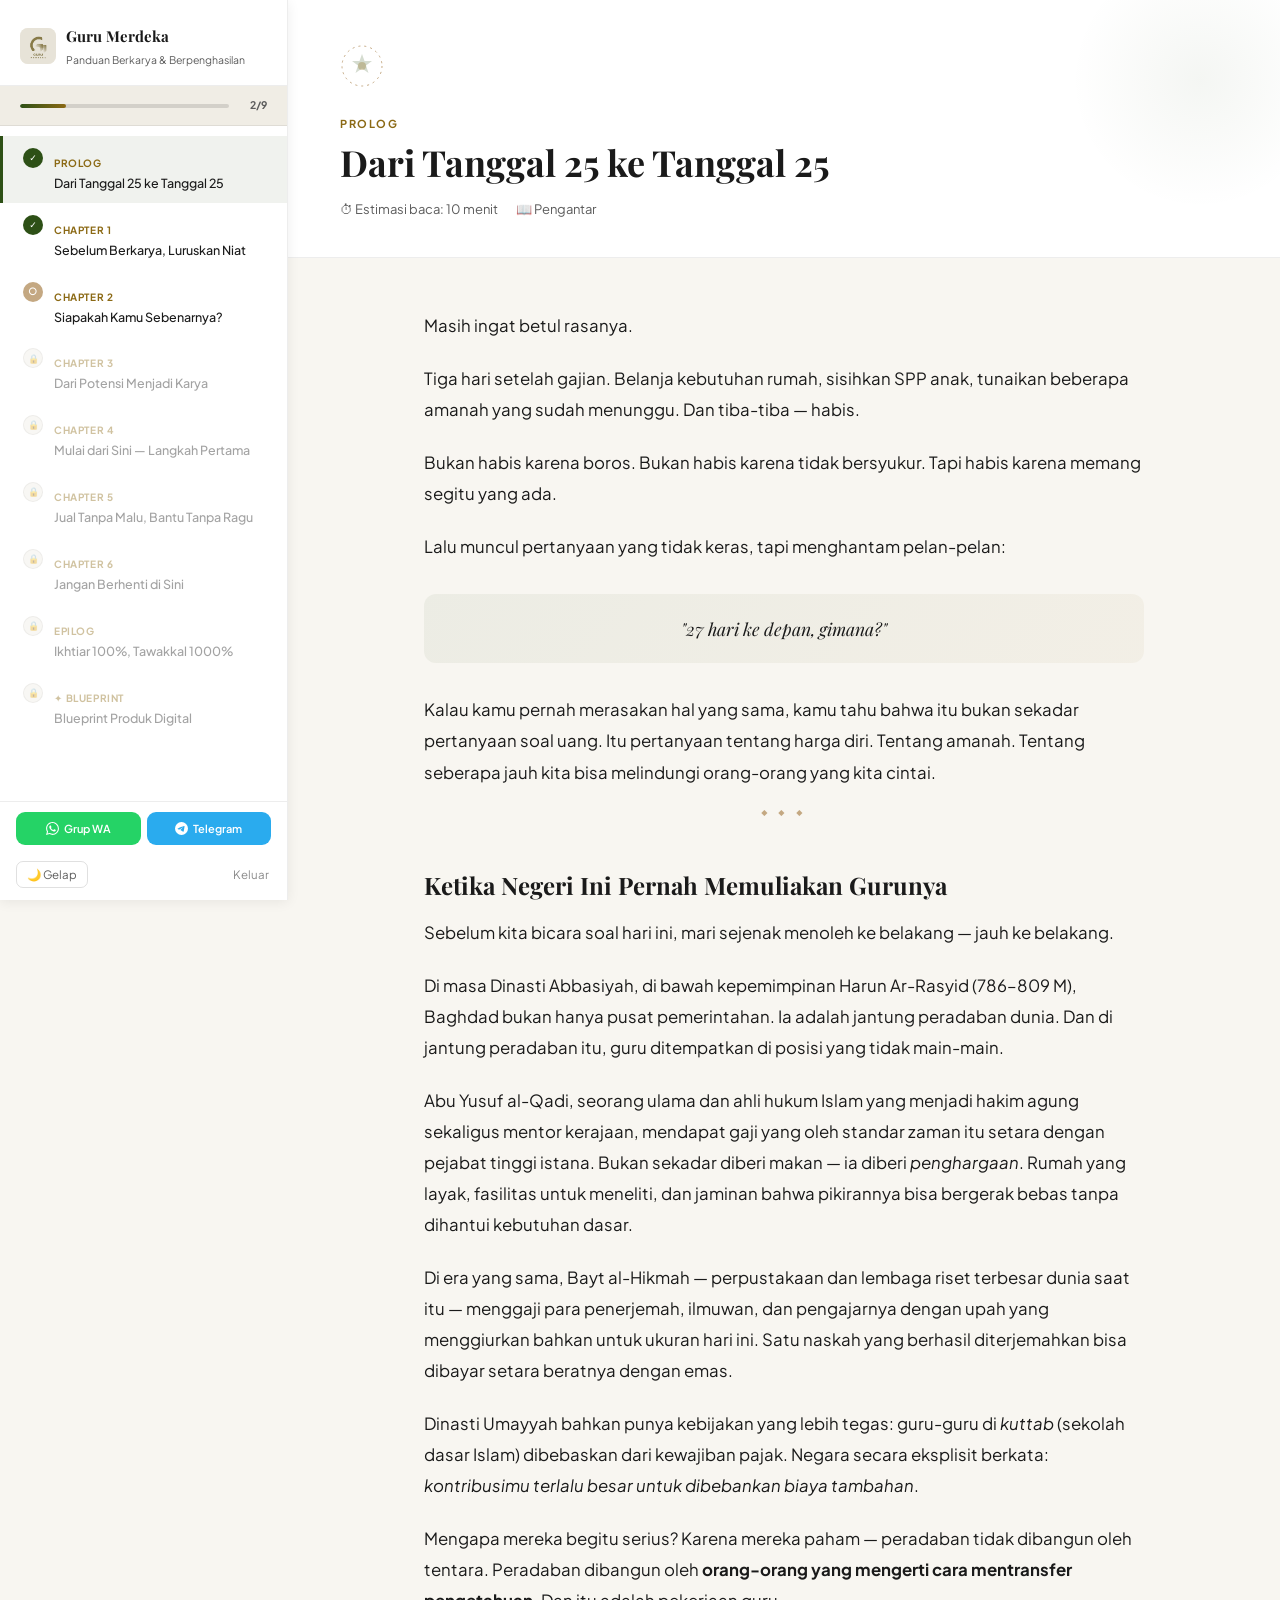
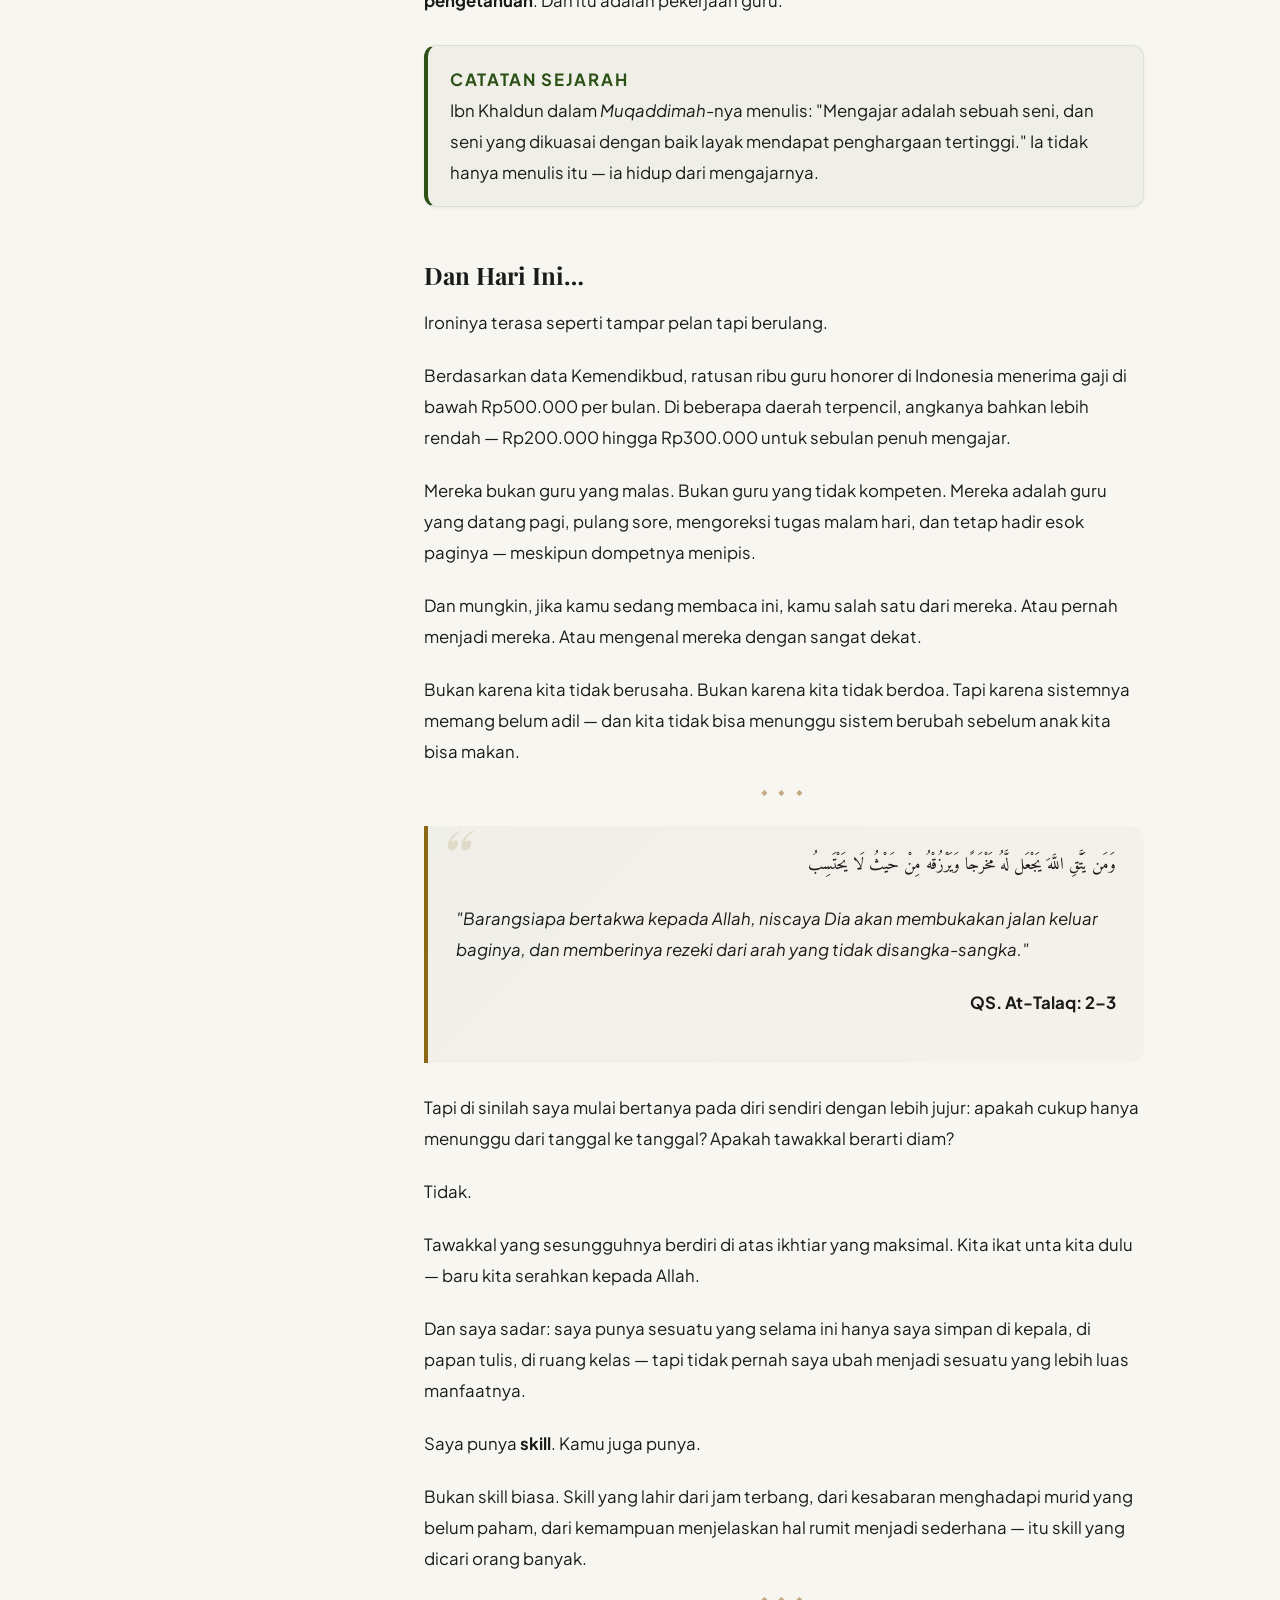
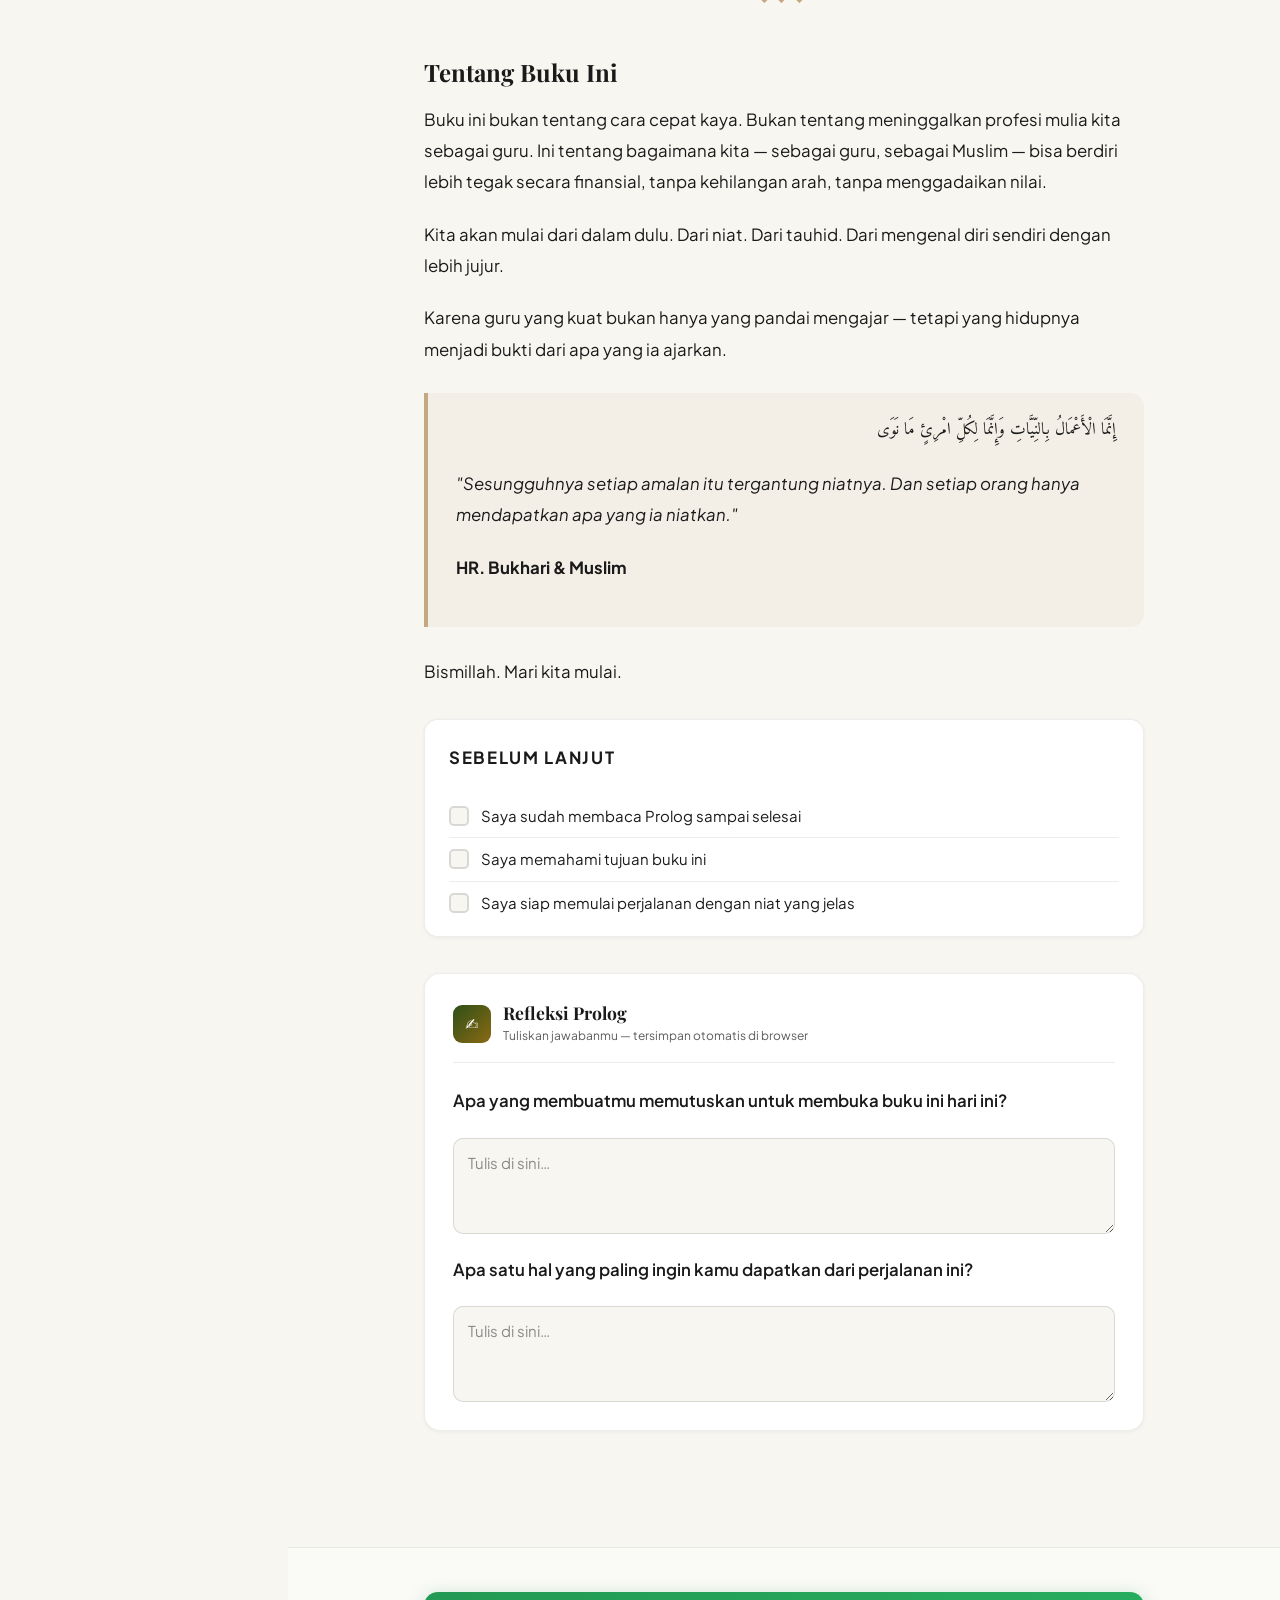
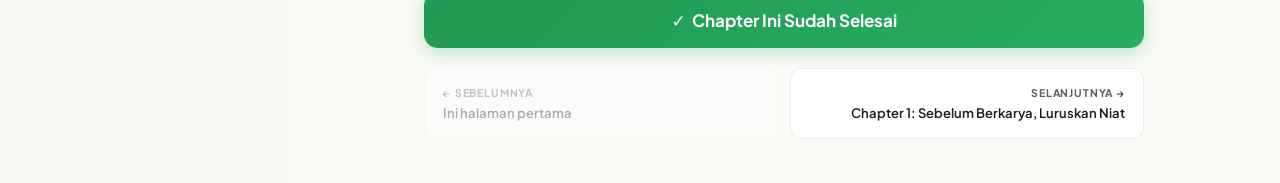
<file: chapters/prolog.html>
<!DOCTYPE html>
<html lang="id" data-theme="light">
<head>
  <meta charset="UTF-8" />
  <meta name="viewport" content="width=device-width, initial-scale=1.0" />
  <title>Prolog — Guru Merdeka</title>
  <link rel="icon" href="../assets/logo.png" type="image/png" />
  <link rel="preconnect" href="https://fonts.googleapis.com" />
  <link rel="preconnect" href="https://fonts.gstatic.com" crossorigin />
  <link href="https://fonts.googleapis.com/css2?family=Playfair+Display:ital,wght@0,400;0,600;0,700;1,400&family=Plus+Jakarta+Sans:wght@300;400;500;600;700&family=Amiri:ital,wght@0,400;0,700;1,400&display=swap" rel="stylesheet" />
  <link rel="stylesheet" href="../css/style.css" />
</head>
<body>
<div class="reading-progress"></div>
<div class="app-layout">

  <div class="sidebar-overlay" id="sidebarOverlay"></div>

  <aside class="sidebar" id="sidebar">
    <div class="sidebar-header">
      <a href="../dashboard.html" class="sidebar-logo">
        <img src="../assets/logo.png" alt="Guru Merdeka" style="width:36px;height:36px;border-radius:8px;object-fit:contain;background:#F5F0E8;" />
        <span>
          <span class="sidebar-logo-text">Guru Merdeka</span>
          <span class="sidebar-logo-sub">Panduan Berkarya & Berpenghasilan</span>
        </span>
      </a>
    </div>
    <div class="sidebar-progress-row">
      <div class="sidebar-progress-bar"><div class="sidebar-progress-fill" id="sidebarProgressFill"></div></div>
      <span class="sidebar-progress-text" id="sidebarProgressText">0/8</span>
    </div>
    <nav class="sidebar-nav" id="sidebarNav"></nav>
    <div class="sidebar-footer">
      <button class="btn-dark-mode" id="darkModeToggle">🌙 Gelap</button>
      <button class="btn-logout" id="logoutBtn">Keluar</button>
    </div>
  </aside>

  <main class="main-content">
    <header class="mobile-header">
      <a href="../dashboard.html" class="mobile-logo">
        <img src="../assets/logo.png" alt="GM" style="width:28px;height:28px;border-radius:7px;object-fit:contain;background:#F5F0E8;" />
        Guru Merdeka
      </a>
      <button class="hamburger-btn" id="sidebarToggle"><span></span><span></span><span></span></button>
    </header>

    <!-- Chapter header -->
    <div class="chapter-header">
      <svg class="chapter-ornament" viewBox="0 0 44 44" fill="none" xmlns="http://www.w3.org/2000/svg">
        <circle cx="22" cy="22" r="20" stroke="#C4A882" stroke-width="1" fill="none" stroke-dasharray="2 4"/>
        <path d="M22 10 L24.5 17h7.5L26 21.5 28.5 29 22 24.5 15.5 29 18 21.5 12 17h7.5Z" fill="#2D5016" opacity="0.2"/>
        <circle cx="22" cy="22" r="4" fill="#8B6914" opacity="0.3"/>
      </svg>
      <p class="chapter-number">Prolog</p>
      <h1 class="chapter-title">Dari Tanggal 25 ke Tanggal 25</h1>
      <div class="chapter-meta">
        <span class="chapter-meta-item">⏱ Estimasi baca: 10 menit</span>
        <span class="chapter-meta-item">📖 Pengantar</span>
      </div>
    </div>

    <!-- Chapter body -->
    <div class="chapter-body">
      <div class="content-wrap">

        <p>Masih ingat betul rasanya.</p>

        <p>Tiga hari setelah gajian. Belanja kebutuhan rumah, sisihkan SPP anak, tunaikan beberapa amanah yang sudah menunggu. Dan tiba-tiba — habis.</p>

        <p>Bukan habis karena boros. Bukan habis karena tidak bersyukur. Tapi habis karena memang segitu yang ada.</p>

        <p>Lalu muncul pertanyaan yang tidak keras, tapi menghantam pelan-pelan:</p>

        <div class="highlight-text">"27 hari ke depan, gimana?"</div>

        <p>Kalau kamu pernah merasakan hal yang sama, kamu tahu bahwa itu bukan sekadar pertanyaan soal uang. Itu pertanyaan tentang harga diri. Tentang amanah. Tentang seberapa jauh kita bisa melindungi orang-orang yang kita cintai.</p>

        <div class="ornament-divider"></div>

        <h2>Ketika Negeri Ini Pernah Memuliakan Gurunya</h2>

        <p>Sebelum kita bicara soal hari ini, mari sejenak menoleh ke belakang — jauh ke belakang.</p>

        <p>Di masa Dinasti Abbasiyah, di bawah kepemimpinan Harun Ar-Rasyid (786–809 M), Baghdad bukan hanya pusat pemerintahan. Ia adalah jantung peradaban dunia. Dan di jantung peradaban itu, guru ditempatkan di posisi yang tidak main-main.</p>

        <p>Abu Yusuf al-Qadi, seorang ulama dan ahli hukum Islam yang menjadi hakim agung sekaligus mentor kerajaan, mendapat gaji yang oleh standar zaman itu setara dengan pejabat tinggi istana. Bukan sekadar diberi makan — ia diberi <em>penghargaan</em>. Rumah yang layak, fasilitas untuk meneliti, dan jaminan bahwa pikirannya bisa bergerak bebas tanpa dihantui kebutuhan dasar.</p>

        <p>Di era yang sama, Bayt al-Hikmah — perpustakaan dan lembaga riset terbesar dunia saat itu — menggaji para penerjemah, ilmuwan, dan pengajarnya dengan upah yang menggiurkan bahkan untuk ukuran hari ini. Satu naskah yang berhasil diterjemahkan bisa dibayar setara beratnya dengan emas.</p>

        <p>Dinasti Umayyah bahkan punya kebijakan yang lebih tegas: guru-guru di <em>kuttab</em> (sekolah dasar Islam) dibebaskan dari kewajiban pajak. Negara secara eksplisit berkata: <em>kontribusimu terlalu besar untuk dibebankan biaya tambahan</em>.</p>

        <p>Mengapa mereka begitu serius? Karena mereka paham — peradaban tidak dibangun oleh tentara. Peradaban dibangun oleh <strong>orang-orang yang mengerti cara mentransfer pengetahuan</strong>. Dan itu adalah pekerjaan guru.</p>

        <div class="callout tip">
          <p class="callout-label">Catatan Sejarah</p>
          <p>Ibn Khaldun dalam <em>Muqaddimah</em>-nya menulis: "Mengajar adalah sebuah seni, dan seni yang dikuasai dengan baik layak mendapat penghargaan tertinggi." Ia tidak hanya menulis itu — ia hidup dari mengajarnya.</p>
        </div>

        <h2>Dan Hari Ini…</h2>

        <p>Ironinya terasa seperti tampar pelan tapi berulang.</p>

        <p>Berdasarkan data Kemendikbud, ratusan ribu guru honorer di Indonesia menerima gaji di bawah Rp500.000 per bulan. Di beberapa daerah terpencil, angkanya bahkan lebih rendah — Rp200.000 hingga Rp300.000 untuk sebulan penuh mengajar.</p>

        <p>Mereka bukan guru yang malas. Bukan guru yang tidak kompeten. Mereka adalah guru yang datang pagi, pulang sore, mengoreksi tugas malam hari, dan tetap hadir esok paginya — meskipun dompetnya menipis.</p>

        <p>Dan mungkin, jika kamu sedang membaca ini, kamu salah satu dari mereka. Atau pernah menjadi mereka. Atau mengenal mereka dengan sangat dekat.</p>

        <p>Bukan karena kita tidak berusaha. Bukan karena kita tidak berdoa. Tapi karena sistemnya memang belum adil — dan kita tidak bisa menunggu sistem berubah sebelum anak kita bisa makan.</p>

        <div class="ornament-divider"></div>

        <div class="quote-box">
          <p class="quote-arabic">وَمَن يَتَّقِ اللَّهَ يَجْعَل لَّهُ مَخْرَجًا وَيَرْزُقْهُ مِنْ حَيْثُ لَا يَحْتَسِبُ</p>
          <p class="quote-translation">"Barangsiapa bertakwa kepada Allah, niscaya Dia akan membukakan jalan keluar baginya, dan memberinya rezeki dari arah yang tidak disangka-sangka."</p>
          <p class="quote-source">QS. At-Talaq: 2–3</p>
        </div>

        <p>Tapi di sinilah saya mulai bertanya pada diri sendiri dengan lebih jujur: apakah cukup hanya menunggu dari tanggal ke tanggal? Apakah tawakkal berarti diam?</p>

        <p>Tidak.</p>

        <p>Tawakkal yang sesungguhnya berdiri di atas ikhtiar yang maksimal. Kita ikat unta kita dulu — baru kita serahkan kepada Allah.</p>

        <p>Dan saya sadar: saya punya sesuatu yang selama ini hanya saya simpan di kepala, di papan tulis, di ruang kelas — tapi tidak pernah saya ubah menjadi sesuatu yang lebih luas manfaatnya.</p>

        <p>Saya punya <strong>skill</strong>. Kamu juga punya.</p>

        <p>Bukan skill biasa. Skill yang lahir dari jam terbang, dari kesabaran menghadapi murid yang belum paham, dari kemampuan menjelaskan hal rumit menjadi sederhana — itu skill yang dicari orang banyak.</p>

        <div class="ornament-divider"></div>

        <h2>Tentang Buku Ini</h2>

        <p>Buku ini bukan tentang cara cepat kaya. Bukan tentang meninggalkan profesi mulia kita sebagai guru. Ini tentang bagaimana kita — sebagai guru, sebagai Muslim — bisa berdiri lebih tegak secara finansial, tanpa kehilangan arah, tanpa menggadaikan nilai.</p>

        <p>Kita akan mulai dari dalam dulu. Dari niat. Dari tauhid. Dari mengenal diri sendiri dengan lebih jujur.</p>

        <p>Karena guru yang kuat bukan hanya yang pandai mengajar — tetapi yang hidupnya menjadi bukti dari apa yang ia ajarkan.</p>

        <div class="hadis-box">
          <p class="hadis-arabic">إِنَّمَا الْأَعْمَالُ بِالنِّيَّاتِ وَإِنَّمَا لِكُلِّ امْرِئٍ مَا نَوَى</p>
          <p class="hadis-translation">"Sesungguhnya setiap amalan itu tergantung niatnya. Dan setiap orang hanya mendapatkan apa yang ia niatkan."</p>
          <p class="hadis-source">HR. Bukhari & Muslim</p>
        </div>

        <p>Bismillah. Mari kita mulai.</p>

        <!-- Checklist -->
        <div class="checklist">
          <p class="checklist-title">Sebelum Lanjut</p>
          <div class="checklist-item">
            <input type="checkbox" id="c_prolog_1" data-ckey="prolog_1" />
            <label for="c_prolog_1">Saya sudah membaca Prolog sampai selesai</label>
          </div>
          <div class="checklist-item">
            <input type="checkbox" id="c_prolog_2" data-ckey="prolog_2" />
            <label for="c_prolog_2">Saya memahami tujuan buku ini</label>
          </div>
          <div class="checklist-item">
            <input type="checkbox" id="c_prolog_3" data-ckey="prolog_3" />
            <label for="c_prolog_3">Saya siap memulai perjalanan dengan niat yang jelas</label>
          </div>
        </div>

        <!-- Reflection -->
        <div class="reflection-box">
          <div class="reflection-header">
            <div class="reflection-icon">✍</div>
            <div>
              <div class="reflection-title">Refleksi Prolog</div>
              <div class="reflection-subtitle">Tuliskan jawabanmu — tersimpan otomatis di browser</div>
            </div>
          </div>
          <div class="reflection-item">
            <p class="reflection-question">Apa yang membuatmu memutuskan untuk membuka buku ini hari ini?</p>
            <textarea class="reflection-textarea" data-rkey="prolog_q1" placeholder="Tulis di sini…"></textarea>
            <div class="save-indicator">✓ Tersimpan</div>
          </div>
          <div class="reflection-item">
            <p class="reflection-question">Apa satu hal yang paling ingin kamu dapatkan dari perjalanan ini?</p>
            <textarea class="reflection-textarea" data-rkey="prolog_q2" placeholder="Tulis di sini…"></textarea>
            <div class="save-indicator">✓ Tersimpan</div>
          </div>
        </div>

      </div>
    </div>

    <!-- Footer -->
    <footer class="chapter-footer">
      <div class="content-wrap">
        <button class="complete-btn" id="markCompleteBtn">Tandai Prolog Selesai ✓</button>
        <div class="chapter-nav">
          <span class="chapter-nav-btn disabled">
            <span class="nav-dir-label">← Sebelumnya</span>
            <span class="nav-chapter-title">Ini halaman pertama</span>
          </span>
          <a href="./chapter-1.html" class="chapter-nav-btn dir-next">
            <span class="nav-dir-label">Selanjutnya →</span>
            <span class="nav-chapter-title">Chapter 1: Sebelum Berkarya, Luruskan Niat</span>
          </a>
        </div>
      </div>
    </footer>
  </main>
</div>

<!-- Completion overlay -->
<div class="completion-overlay" id="completionOverlay">
  <div class="completion-card">
    <div class="completion-icon">✓</div>
    <h2 class="completion-title">Alhamdulillah!</h2>
    <p class="completion-text">Prolog selesai. Kamu sudah tahu ke mana perjalanan ini menuju. Sekarang, mari mulai dari fondasi yang paling penting.</p>
    <div class="completion-actions">
      <a href="./chapter-1.html" class="btn-next-chapter">Lanjut ke Chapter 1 →</a>
      <button class="btn-close-overlay" data-close-overlay>Tetap di halaman ini</button>
    </div>
  </div>
</div>

<script src="../js/config.js"></script>
<script src="../js/app.js"></script>
<script>initChapter('prolog');</script>
</body>
</html>
</file>
<file: css/style.css>
@import url('https://fonts.googleapis.com/css2?family=Playfair+Display:ital,wght@0,400;0,600;0,700;1,400;1,600&family=Plus+Jakarta+Sans:wght@300;400;500;600;700&family=Amiri:ital,wght@0,400;0,700;1,400&display=swap');

/* =====================
   VARIABLES
   ===================== */
:root {
  --bg: #F8F6F1;
  --bg-alt: #F0EDE5;
  --primary: #2D5016;
  --primary-light: #3d6b1f;
  --secondary: #8B6914;
  --accent: #C4A882;
  --text: #1A1A1A;
  --text-secondary: #5C5C5C;
  --text-muted: #8A8A8A;
  --surface: #FFFFFF;
  --surface-alt: #FAFAF7;
  --border: rgba(0,0,0,0.07);
  --border-medium: rgba(0,0,0,0.12);
  --shadow-sm: 0 1px 4px rgba(0,0,0,0.05);
  --shadow: 0 2px 12px rgba(0,0,0,0.07);
  --shadow-md: 0 4px 24px rgba(0,0,0,0.1);
  --shadow-lg: 0 8px 40px rgba(0,0,0,0.14);
  --font-display: 'Playfair Display', Georgia, serif;
  --font-body: 'Plus Jakarta Sans', system-ui, sans-serif;
  --font-arabic: 'Amiri', 'Traditional Arabic', serif;
  --sidebar-width: 288px;
  --max-content: 720px;
  --header-height: 56px;
  --transition-fast: 0.15s ease;
  --transition: 0.25s ease;
  --transition-slow: 0.4s ease;
  --reading-progress: 0%;
}

[data-theme="dark"] {
  --bg: #171712;
  --bg-alt: #1E1E18;
  --primary: #4a8a26;
  --primary-light: #5a9a30;
  --surface: #242420;
  --surface-alt: #2A2A26;
  --text: #EDE8DF;
  --text-secondary: #A8A49C;
  --text-muted: #6A6A66;
  --border: rgba(255,255,255,0.07);
  --border-medium: rgba(255,255,255,0.12);
  --shadow-sm: 0 1px 4px rgba(0,0,0,0.3);
  --shadow: 0 2px 12px rgba(0,0,0,0.4);
  --shadow-md: 0 4px 24px rgba(0,0,0,0.5);
  --shadow-lg: 0 8px 40px rgba(0,0,0,0.6);
}

/* =====================
   RESET & BASE
   ===================== */
*, *::before, *::after { box-sizing: border-box; margin: 0; padding: 0; }
html { font-size: 16px; -webkit-text-size-adjust: 100%; scroll-behavior: smooth; }
body {
  font-family: var(--font-body);
  background: var(--bg);
  color: var(--text);
  line-height: 1.75;
  transition: background var(--transition), color var(--transition);
  min-height: 100vh;
}
img { max-width: 100%; display: block; }
a { color: var(--primary); text-decoration: none; transition: color var(--transition-fast); }
a:hover { color: var(--primary-light); }
button { cursor: pointer; font-family: var(--font-body); border: none; background: none; }
textarea, input { font-family: var(--font-body); }

/* =====================
   READING PROGRESS BAR
   ===================== */
.reading-progress {
  position: fixed;
  top: 0; left: 0;
  width: var(--reading-progress);
  height: 3px;
  background: linear-gradient(90deg, var(--primary), var(--secondary));
  z-index: 1000;
  transition: width 0.1s linear;
  pointer-events: none;
}

/* =====================
   LAYOUT
   ===================== */
.app-layout {
  display: flex;
  min-height: 100vh;
}

/* ── Sidebar ── */
.sidebar {
  width: var(--sidebar-width);
  background: var(--surface);
  border-right: 1px solid var(--border);
  position: fixed;
  top: 0; left: 0;
  height: 100vh;
  overflow-y: auto;
  z-index: 100;
  display: flex;
  flex-direction: column;
  transition: transform var(--transition);
  box-shadow: var(--shadow);
}

.sidebar-header {
  padding: 22px 20px 14px;
  border-bottom: 1px solid var(--border);
  flex-shrink: 0;
}

.sidebar-logo {
  display: flex;
  align-items: center;
  gap: 10px;
  text-decoration: none;
  margin-bottom: 2px;
}

.sidebar-logo-icon {
  width: 34px; height: 34px;
  background: linear-gradient(135deg, var(--primary), var(--secondary));
  border-radius: 8px;
  display: flex;
  align-items: center;
  justify-content: center;
  color: #fff;
  font-family: var(--font-display);
  font-weight: 700;
  font-size: 13px;
  flex-shrink: 0;
  letter-spacing: -0.5px;
}

.sidebar-logo-text {
  font-family: var(--font-display);
  font-weight: 700;
  font-size: 15px;
  color: var(--text);
  line-height: 1.2;
}

.sidebar-logo-sub {
  font-size: 10.5px;
  color: var(--text-secondary);
  margin-top: 1px;
  display: block;
  font-family: var(--font-body);
}

.sidebar-progress-row {
  display: flex;
  align-items: center;
  gap: 8px;
  padding: 10px 20px;
  background: var(--bg-alt);
  border-bottom: 1px solid var(--border);
  flex-shrink: 0;
}

.sidebar-progress-bar {
  flex: 1;
  height: 4px;
  background: var(--border-medium);
  border-radius: 2px;
  overflow: hidden;
}

.sidebar-progress-fill {
  height: 100%;
  background: linear-gradient(90deg, var(--primary), var(--secondary));
  border-radius: 2px;
  transition: width var(--transition-slow);
  width: 0%;
}

.sidebar-progress-text {
  font-size: 10.5px;
  color: var(--text-secondary);
  font-weight: 700;
  white-space: nowrap;
  min-width: 30px;
  text-align: right;
}

.sidebar-nav {
  flex: 1;
  padding: 10px 0;
  overflow-y: auto;
}

.sidebar-nav-item {
  display: flex;
  align-items: flex-start;
  gap: 11px;
  padding: 11px 20px;
  text-decoration: none;
  color: var(--text);
  transition: background var(--transition-fast);
  position: relative;
  cursor: pointer;
  border-left: 3px solid transparent;
}

.sidebar-nav-item:hover {
  background: var(--bg-alt);
}

.sidebar-nav-item.active {
  background: rgba(45,80,22,0.07);
  border-left-color: var(--primary);
}

.sidebar-nav-item.locked {
  opacity: 0.4;
  cursor: not-allowed;
}

.sidebar-nav-status {
  width: 20px; height: 20px;
  border-radius: 50%;
  display: flex;
  align-items: center;
  justify-content: center;
  font-size: 9px;
  font-weight: 800;
  flex-shrink: 0;
  margin-top: 1px;
}
.sidebar-nav-status.s-done   { background: var(--primary); color: #fff; }
.sidebar-nav-status.s-active { background: var(--secondary); color: #fff; }
.sidebar-nav-status.s-open   { background: var(--accent); color: #fff; font-size: 10px; }
.sidebar-nav-status.s-locked { background: var(--bg-alt); color: var(--text-muted); border: 1px solid var(--border-medium); }

.sidebar-nav-info { flex: 1; min-width: 0; }

.sidebar-nav-label {
  font-size: 10px;
  font-weight: 700;
  text-transform: uppercase;
  letter-spacing: 0.06em;
  color: var(--secondary);
  line-height: 1;
  margin-bottom: 2px;
}

.sidebar-nav-title {
  font-size: 12.5px;
  font-weight: 500;
  color: var(--text);
  line-height: 1.35;
  overflow: hidden;
  display: -webkit-box;
  -webkit-line-clamp: 2;
  -webkit-box-orient: vertical;
}

.sidebar-footer {
  border-top: 1px solid var(--border);
  flex-shrink: 0;
}
.sidebar-community {
  display: flex;
  gap: 6px;
  padding: 10px 16px 8px;
}
.sidebar-community-btn {
  flex: 1;
  display: inline-flex;
  align-items: center;
  justify-content: center;
  gap: 5px;
  padding: 7px 6px;
  border-radius: 9px;
  font-size: 11px;
  font-weight: 600;
  text-decoration: none;
  transition: opacity 0.15s;
  font-family: var(--font-body);
}
.sidebar-community-btn:hover { opacity: 0.82; }
.sidebar-community-btn.wa { background: #25D366; color: #fff; }
.sidebar-community-btn.tg { background: #2AABEE; color: #fff; }
.sidebar-footer-actions {
  display: flex;
  align-items: center;
  justify-content: space-between;
  padding: 8px 16px 12px;
  gap: 8px;
}

.btn-dark-mode {
  background: none;
  border: 1px solid var(--border-medium);
  border-radius: 7px;
  padding: 5px 10px;
  font-size: 11.5px;
  color: var(--text-secondary);
  display: flex;
  align-items: center;
  gap: 5px;
  transition: all var(--transition-fast);
}
.btn-dark-mode:hover { background: var(--bg-alt); color: var(--text); }

.btn-logout {
  font-size: 11.5px;
  color: var(--text-muted);
  padding: 5px 2px;
  transition: color var(--transition-fast);
}
.btn-logout:hover { color: #c0392b; }

/* ── Main content ── */
.main-content {
  flex: 1;
  margin-left: var(--sidebar-width);
  min-height: 100vh;
  display: flex;
  flex-direction: column;
}

/* ── Mobile header ── */
.mobile-header {
  display: none;
  align-items: center;
  justify-content: space-between;
  padding: 0 16px;
  height: var(--header-height);
  background: var(--surface);
  border-bottom: 1px solid var(--border);
  position: sticky;
  top: 0;
  z-index: 50;
  flex-shrink: 0;
}

.mobile-logo {
  display: flex;
  align-items: center;
  gap: 8px;
  font-family: var(--font-display);
  font-weight: 700;
  font-size: 15px;
  color: var(--text);
  text-decoration: none;
}

.hamburger-btn {
  padding: 7px;
  color: var(--text);
  display: flex;
  flex-direction: column;
  gap: 5px;
  background: none;
  border: none;
}
.hamburger-btn span {
  display: block;
  width: 22px; height: 2px;
  background: currentColor;
  border-radius: 1px;
  transition: all var(--transition-fast);
}

/* Overlay */
.sidebar-overlay {
  display: none;
  position: fixed;
  inset: 0;
  background: rgba(0,0,0,0.5);
  z-index: 99;
  opacity: 0;
  pointer-events: none;
  transition: opacity var(--transition);
}
.sidebar-overlay.visible { opacity: 1; pointer-events: auto; }

/* =====================
   CHAPTER HEADER
   ===================== */
.chapter-header {
  background: var(--surface);
  border-bottom: 1px solid var(--border);
  padding: 44px 52px 36px;
  position: relative;
  overflow: hidden;
  flex-shrink: 0;
}
.chapter-header::after {
  content: '';
  position: absolute;
  top: -60px; right: -60px;
  width: 280px; height: 280px;
  background: radial-gradient(circle, rgba(45,80,22,0.05) 0%, transparent 65%);
  pointer-events: none;
}

.chapter-ornament {
  width: 44px; height: 44px;
  margin-bottom: 18px;
}

.chapter-number {
  font-size: 11px;
  font-weight: 700;
  text-transform: uppercase;
  letter-spacing: 0.14em;
  color: var(--secondary);
  margin-bottom: 8px;
}

.chapter-title {
  font-family: var(--font-display);
  font-size: clamp(1.5rem, 3.5vw, 2.25rem);
  font-weight: 700;
  color: var(--text);
  line-height: 1.2;
  margin-bottom: 14px;
}

.chapter-meta {
  display: flex;
  align-items: center;
  gap: 18px;
  font-size: 13px;
  color: var(--text-secondary);
  flex-wrap: wrap;
}

.chapter-meta-item {
  display: flex;
  align-items: center;
  gap: 5px;
}

/* =====================
   CHAPTER BODY
   ===================== */
.chapter-body {
  flex: 1;
  padding: 52px 52px 80px;
}

.content-wrap {
  max-width: var(--max-content);
  margin: 0 auto;
}

.content-wrap p {
  font-size: 1.05rem;
  line-height: 1.85;
  color: var(--text);
  margin-bottom: 1.3em;
}

.content-wrap h2 {
  font-family: var(--font-display);
  font-size: 1.5rem;
  font-weight: 700;
  color: var(--text);
  margin: 2.2em 0 0.7em;
  line-height: 1.25;
}

.content-wrap h3 {
  font-family: var(--font-display);
  font-size: 1.15rem;
  font-weight: 600;
  color: var(--primary);
  margin: 1.8em 0 0.55em;
  line-height: 1.3;
}

.content-wrap ul, .content-wrap ol {
  margin: 0.65em 0 1.3em 1.5em;
}

.content-wrap li {
  font-size: 1.05rem;
  line-height: 1.8;
  margin-bottom: 0.35em;
  color: var(--text);
}

.content-wrap strong { font-weight: 700; }
.content-wrap em { font-style: italic; }

.ornament-divider {
  text-align: center;
  margin: 2.2em 0;
  user-select: none;
  line-height: 1;
  letter-spacing: 0.6em;
  color: var(--accent);
  font-size: 8px;
}
.ornament-divider::before { content: '◆  ◆  ◆'; }

/* =====================
   COMPONENTS: QUOTE & HADIS
   ===================== */
.quote-box {
  background: linear-gradient(135deg, rgba(45,80,22,0.04), rgba(139,105,20,0.03));
  border-left: 4px solid var(--secondary);
  border-radius: 0 14px 14px 0;
  padding: 24px 28px;
  margin: 1.8em 0;
  position: relative;
}
.quote-box::before {
  content: '\201C';
  font-family: var(--font-display);
  font-size: 5rem;
  color: var(--secondary);
  opacity: 0.15;
  position: absolute;
  top: -10px; left: 10px;
  line-height: 1;
  font-style: italic;
}

.quote-arabic {
  font-family: var(--font-arabic);
  font-size: 1.5rem;
  line-height: 2.2;
  text-align: right;
  direction: rtl;
  color: var(--text);
  margin-bottom: 12px;
}

.quote-translation {
  font-size: 0.9375rem;
  color: var(--text-secondary);
  font-style: italic;
  line-height: 1.65;
  margin-bottom: 8px;
}

.quote-source {
  font-size: 0.8125rem;
  font-weight: 700;
  color: var(--secondary);
  text-align: right;
}

.hadis-box {
  background: rgba(196,168,130,0.1);
  border-left: 4px solid var(--accent);
  border-radius: 0 14px 14px 0;
  padding: 22px 28px;
  margin: 1.8em 0;
}

.hadis-arabic {
  font-family: var(--font-arabic);
  font-size: 1.35rem;
  line-height: 2.1;
  text-align: right;
  direction: rtl;
  color: var(--text);
  margin-bottom: 10px;
}

.hadis-translation {
  font-size: 0.9375rem;
  color: var(--text-secondary);
  font-style: italic;
  line-height: 1.65;
  margin-bottom: 8px;
}

.hadis-source {
  font-size: 0.8125rem;
  font-weight: 700;
  color: var(--secondary);
}

/* ── Callout boxes ── */
.callout {
  background: var(--surface);
  border: 1px solid var(--border);
  border-radius: 12px;
  padding: 18px 22px;
  margin: 1.8em 0;
  box-shadow: var(--shadow-sm);
}
.callout p { margin-bottom: 0 !important; }
.callout-label {
  font-size: 10.5px;
  font-weight: 700;
  text-transform: uppercase;
  letter-spacing: 0.1em;
  margin-bottom: 6px;
}
.callout.tip   { border-left: 4px solid var(--primary);   background: rgba(45,80,22,0.04);   }
.callout.tip   .callout-label { color: var(--primary); }
.callout.note  { border-left: 4px solid #3498db;          background: rgba(52,152,219,0.04); }
.callout.note  .callout-label { color: #2980b9; }
.callout.warn  { border-left: 4px solid var(--secondary); background: rgba(139,105,20,0.04); }
.callout.warn  .callout-label { color: var(--secondary); }

/* ── Highlight text ── */
.highlight-text {
  background: linear-gradient(135deg, rgba(45,80,22,0.06), rgba(139,105,20,0.05));
  border-radius: 12px;
  padding: 20px 26px;
  margin: 1.8em 0;
  font-family: var(--font-display);
  font-size: 1.1rem;
  font-style: italic;
  line-height: 1.65;
  color: var(--text);
  text-align: center;
  position: relative;
}

/* =====================
   REFLECTION BOX
   ===================== */
.reflection-box {
  background: var(--surface);
  border: 1px solid var(--border);
  border-radius: 16px;
  padding: 28px;
  margin: 2.2em 0;
  box-shadow: var(--shadow-sm);
}

.reflection-header {
  display: flex;
  align-items: center;
  gap: 12px;
  margin-bottom: 22px;
  padding-bottom: 16px;
  border-bottom: 1px solid var(--border);
}

.reflection-icon {
  width: 38px; height: 38px;
  background: linear-gradient(135deg, var(--primary), var(--secondary));
  border-radius: 9px;
  display: flex;
  align-items: center;
  justify-content: center;
  color: white;
  font-size: 16px;
  flex-shrink: 0;
}

.reflection-title {
  font-family: var(--font-display);
  font-size: 1.1rem;
  font-weight: 700;
  color: var(--text);
  line-height: 1.2;
}

.reflection-subtitle {
  font-size: 12px;
  color: var(--text-secondary);
  margin-top: 2px;
}

.reflection-item {
  margin-bottom: 20px;
}
.reflection-item:last-child { margin-bottom: 0; }

.reflection-question {
  font-size: 0.9375rem;
  font-weight: 600;
  color: var(--text);
  margin-bottom: 8px;
  line-height: 1.5;
}

.reflection-textarea {
  width: 100%;
  min-height: 96px;
  padding: 12px 14px;
  border: 1px solid var(--border-medium);
  border-radius: 10px;
  background: var(--bg);
  color: var(--text);
  font-size: 0.9375rem;
  line-height: 1.65;
  resize: vertical;
  transition: border-color var(--transition-fast), box-shadow var(--transition-fast);
  outline: none;
  display: block;
}
.reflection-textarea:focus {
  border-color: var(--primary);
  box-shadow: 0 0 0 3px rgba(45,80,22,0.1);
}
.reflection-textarea::placeholder { color: var(--text-muted); }

.save-indicator {
  font-size: 11px;
  color: var(--primary);
  display: none;
  align-items: center;
  gap: 4px;
  margin-top: 4px;
}
.save-indicator.show { display: flex; }

/* =====================
   CHECKLIST
   ===================== */
.checklist {
  background: var(--surface);
  border: 1px solid var(--border);
  border-radius: 14px;
  padding: 22px 24px;
  margin: 2em 0;
  box-shadow: var(--shadow-sm);
}

.checklist-title {
  font-size: 10.5px;
  font-weight: 700;
  text-transform: uppercase;
  letter-spacing: 0.1em;
  color: var(--text-secondary);
  margin-bottom: 14px;
}

.checklist-item {
  display: flex;
  align-items: flex-start;
  gap: 12px;
  padding: 10px 0;
  border-bottom: 1px solid var(--border);
}
.checklist-item:last-child { border-bottom: none; padding-bottom: 0; }

.checklist-item input[type="checkbox"] {
  appearance: none;
  -webkit-appearance: none;
  width: 20px; height: 20px;
  border: 2px solid var(--border-medium);
  border-radius: 5px;
  flex-shrink: 0;
  margin-top: 1px;
  cursor: pointer;
  transition: all var(--transition-fast);
  background: var(--bg);
  position: relative;
}
.checklist-item input[type="checkbox"]:checked {
  background: var(--primary);
  border-color: var(--primary);
}
.checklist-item input[type="checkbox"]:checked::after {
  content: '✓';
  position: absolute;
  top: 50%; left: 50%;
  transform: translate(-50%,-50%);
  color: white;
  font-size: 11px;
  font-weight: 800;
}

.checklist-item label {
  font-size: 0.9375rem;
  color: var(--text);
  cursor: pointer;
  line-height: 1.5;
  transition: color var(--transition-fast);
}
.checklist-item input[type="checkbox"]:checked + label {
  color: var(--text-secondary);
  text-decoration: line-through;
  text-decoration-color: var(--primary);
}

/* =====================
   SWOT BUILDER
   ===================== */
.swot-container {
  margin: 2.2em 0;
}

.swot-heading {
  text-align: center;
  margin-bottom: 20px;
}
.swot-heading h3 {
  font-family: var(--font-display);
  font-size: 1.25rem;
  font-weight: 700;
  color: var(--text);
  margin: 0 0 4px;
}
.swot-heading p {
  font-size: 0.875rem;
  color: var(--text-secondary);
  margin: 0;
}

.swot-grid {
  display: grid;
  grid-template-columns: 1fr 1fr;
  gap: 14px;
  margin-bottom: 14px;
}

.swot-q {
  background: var(--surface);
  border: 1px solid var(--border);
  border-radius: 13px;
  padding: 18px 18px 14px;
  box-shadow: var(--shadow-sm);
}

.swot-q-header {
  display: flex;
  align-items: center;
  gap: 8px;
  margin-bottom: 12px;
}

.swot-dot {
  width: 10px; height: 10px;
  border-radius: 50%;
  flex-shrink: 0;
}
.swot-dot.s { background: #27ae60; }
.swot-dot.w { background: #e74c3c; }
.swot-dot.o { background: #2980b9; }
.swot-dot.t { background: #f39c12; }

.swot-q-label {
  font-size: 11px;
  font-weight: 800;
  text-transform: uppercase;
  letter-spacing: 0.1em;
  color: var(--text);
  line-height: 1;
}
.swot-q-desc {
  font-size: 10px;
  color: var(--text-secondary);
}

.swot-items-list { min-height: 56px; }

.swot-row {
  display: flex;
  align-items: center;
  gap: 6px;
  margin-bottom: 6px;
}

.swot-input {
  flex: 1;
  font-size: 0.875rem;
  color: var(--text);
  background: var(--bg-alt);
  border: 1px solid var(--border);
  border-radius: 7px;
  padding: 7px 10px;
  outline: none;
  transition: border-color var(--transition-fast);
  min-height: 34px;
}
.swot-input:focus {
  border-color: var(--primary);
  box-shadow: 0 0 0 2px rgba(45,80,22,0.1);
}
.swot-input::placeholder { color: var(--text-muted); font-size: 12px; }

.swot-del-btn {
  color: var(--text-muted);
  padding: 4px 6px;
  border-radius: 5px;
  font-size: 13px;
  line-height: 1;
  flex-shrink: 0;
  transition: color var(--transition-fast);
}
.swot-del-btn:hover { color: #e74c3c; }

.swot-add-btn {
  width: 100%;
  margin-top: 6px;
  padding: 7px 10px;
  font-size: 12px;
  color: var(--text-secondary);
  background: none;
  border: 1px dashed var(--border-medium);
  border-radius: 7px;
  transition: all var(--transition-fast);
}
.swot-add-btn:hover {
  border-color: var(--primary);
  color: var(--primary);
  background: rgba(45,80,22,0.03);
}

.swot-view-btn {
  width: 100%;
  background: linear-gradient(135deg, var(--primary), var(--primary-light));
  color: white;
  border-radius: 11px;
  padding: 13px;
  font-size: 0.9375rem;
  font-weight: 700;
  transition: opacity var(--transition-fast);
  margin-top: 4px;
}
.swot-view-btn:hover { opacity: 0.88; }

/* =====================
   CHAPTER FOOTER
   ===================== */
.chapter-footer {
  padding: 44px 52px;
  background: var(--surface-alt);
  border-top: 1px solid var(--border);
  flex-shrink: 0;
}

.complete-btn {
  width: 100%;
  background: linear-gradient(135deg, var(--primary), var(--primary-light));
  color: white;
  border-radius: 14px;
  padding: 17px 32px;
  font-size: 1.0625rem;
  font-weight: 700;
  display: flex;
  align-items: center;
  justify-content: center;
  gap: 10px;
  transition: all var(--transition-fast);
  box-shadow: 0 4px 18px rgba(45,80,22,0.28);
  margin-bottom: 20px;
}
.complete-btn:hover:not(:disabled) {
  transform: translateY(-2px);
  box-shadow: 0 6px 26px rgba(45,80,22,0.38);
}
.complete-btn:active { transform: translateY(0); }
.complete-btn.done {
  background: linear-gradient(135deg, #229954, #27ae60);
  box-shadow: 0 4px 18px rgba(34,153,84,0.28);
  cursor: default;
}

.chapter-nav {
  display: grid;
  grid-template-columns: 1fr 1fr;
  gap: 12px;
}

.chapter-nav-btn {
  background: var(--surface);
  border: 1px solid var(--border);
  border-radius: 12px;
  padding: 15px 18px;
  display: flex;
  flex-direction: column;
  gap: 3px;
  text-decoration: none;
  color: var(--text);
  transition: all var(--transition-fast);
}
.chapter-nav-btn:hover {
  border-color: var(--primary);
  box-shadow: var(--shadow-sm);
  transform: translateY(-1px);
  color: var(--text);
}
.chapter-nav-btn.dir-next { text-align: right; }
.chapter-nav-btn.disabled { opacity: 0.35; pointer-events: none; }

.nav-dir-label {
  font-size: 10.5px;
  font-weight: 700;
  text-transform: uppercase;
  letter-spacing: 0.08em;
  color: var(--text-secondary);
}
.nav-chapter-title {
  font-size: 13px;
  font-weight: 600;
  color: var(--text);
  line-height: 1.35;
}

/* =====================
   DASHBOARD
   ===================== */
.dashboard-hero {
  background: var(--surface);
  border-bottom: 1px solid var(--border);
  padding: 48px 52px 36px;
  flex-shrink: 0;
}

.dash-greeting {
  font-family: var(--font-display);
  font-size: clamp(1.4rem, 3vw, 2rem);
  font-weight: 700;
  color: var(--text);
  margin-bottom: 5px;
}

.dash-tagline {
  font-size: 1rem;
  color: var(--text-secondary);
  margin-bottom: 26px;
}

.dash-progress-card {
  display: flex;
  align-items: center;
  gap: 22px;
  padding: 20px 22px;
  background: var(--bg-alt);
  border-radius: 14px;
  border: 1px solid var(--border);
  max-width: 420px;
}

.progress-circle-wrap svg {
  width: 58px; height: 58px;
  transform: rotate(-90deg);
}
.pc-bg  { fill: none; stroke: var(--border-medium); stroke-width: 6; }
.pc-fill { fill: none; stroke-width: 6; stroke-linecap: round; transition: stroke-dashoffset var(--transition-slow); }

.progress-text-wrap { flex: 1; }
.progress-count-big {
  font-family: var(--font-display);
  font-size: 1.75rem;
  font-weight: 700;
  color: var(--text);
  line-height: 1;
  margin-bottom: 3px;
}
.progress-label-sm {
  font-size: 0.875rem;
  color: var(--text-secondary);
}

.dashboard-body {
  padding: 40px 52px;
  flex: 1;
}

.section-heading {
  font-family: var(--font-display);
  font-size: 1.3rem;
  font-weight: 700;
  color: var(--text);
  margin-bottom: 18px;
}

/* Daily quote card */
.daily-quote-card {
  background: linear-gradient(135deg, var(--primary), #1e3a0a);
  border-radius: 20px;
  padding: 30px 32px;
  color: white;
  margin-bottom: 36px;
  position: relative;
  overflow: hidden;
}
.daily-quote-card::before {
  content: '\201C';
  font-family: var(--font-display);
  font-size: 8rem;
  position: absolute;
  top: -16px; right: 20px;
  opacity: 0.1;
  line-height: 1;
}
.dq-label {
  font-size: 10.5px;
  font-weight: 700;
  text-transform: uppercase;
  letter-spacing: 0.12em;
  opacity: 0.65;
  margin-bottom: 10px;
}
.dq-text {
  font-family: var(--font-display);
  font-size: 1.1rem;
  font-style: italic;
  line-height: 1.65;
  margin-bottom: 10px;
}
.dq-source {
  font-size: 0.8125rem;
  opacity: 0.65;
}

/* Chapter grid */
.chapter-grid {
  display: grid;
  grid-template-columns: repeat(auto-fill, minmax(260px, 1fr));
  gap: 15px;
}

.chapter-card {
  background: var(--surface);
  border: 1px solid var(--border);
  border-radius: 16px;
  padding: 22px;
  text-decoration: none;
  color: var(--text);
  display: flex;
  flex-direction: column;
  gap: 10px;
  transition: all var(--transition-fast);
  box-shadow: var(--shadow-sm);
  position: relative;
  overflow: hidden;
  animation: fadeUp 0.4s ease backwards;
}
.chapter-card:hover {
  box-shadow: var(--shadow-md);
  transform: translateY(-2px);
  border-color: var(--accent);
  color: var(--text);
}
.chapter-card.locked {
  opacity: 0.5;
  cursor: not-allowed;
}
.chapter-card.completed {
  border-color: rgba(45,80,22,0.25);
}
.chapter-card.completed::after {
  content: '✓';
  position: absolute;
  top: 14px; right: 14px;
  width: 22px; height: 22px;
  background: var(--primary);
  color: white;
  border-radius: 50%;
  display: flex;
  align-items: center;
  justify-content: center;
  font-size: 10px;
  font-weight: 800;
}

.card-label {
  font-size: 10px;
  font-weight: 700;
  text-transform: uppercase;
  letter-spacing: 0.1em;
  color: var(--secondary);
}

.card-title {
  font-family: var(--font-display);
  font-size: 1.0625rem;
  font-weight: 700;
  color: var(--text);
  line-height: 1.3;
}

.card-time {
  font-size: 12px;
  color: var(--text-secondary);
  display: flex;
  align-items: center;
  gap: 4px;
}

.card-status {
  font-size: 11px;
  font-weight: 600;
  padding: 4px 10px;
  border-radius: 20px;
  display: inline-flex;
  align-items: center;
  gap: 4px;
  margin-top: 2px;
  width: fit-content;
}
.card-status.done      { background: rgba(45,80,22,0.1);  color: var(--primary); }
.card-status.available { background: rgba(139,105,20,0.1); color: var(--secondary); }
.card-status.locked    { background: var(--bg-alt); color: var(--text-muted); }

/* =====================
   LOGIN PAGE
   ===================== */
.login-page {
  min-height: 100vh;
  display: flex;
  align-items: center;
  justify-content: center;
  background: var(--bg);
  padding: 24px;
}

.login-card {
  width: 100%;
  max-width: 420px;
  background: var(--surface);
  border-radius: 24px;
  padding: 48px 40px 44px;
  box-shadow: var(--shadow-lg);
  border: 1px solid var(--border);
  animation: fadeUp 0.5s ease;
}

.login-top {
  text-align: center;
  margin-bottom: 32px;
}

.login-logo-icon {
  width: 68px; height: 68px;
  background: linear-gradient(135deg, var(--primary), var(--secondary));
  border-radius: 18px;
  display: inline-flex;
  align-items: center;
  justify-content: center;
  color: white;
  font-family: var(--font-display);
  font-weight: 700;
  font-size: 26px;
  margin-bottom: 18px;
  box-shadow: 0 6px 24px rgba(45,80,22,0.3);
}

.login-title {
  font-family: var(--font-display);
  font-size: 1.8rem;
  font-weight: 700;
  color: var(--text);
  margin-bottom: 6px;
}

.login-subtitle {
  font-size: 0.9375rem;
  color: var(--text-secondary);
  line-height: 1.5;
}

.form-label {
  display: block;
  font-size: 0.875rem;
  font-weight: 600;
  color: var(--text);
  margin-bottom: 8px;
}

.form-input {
  width: 100%;
  padding: 14px 16px;
  border: 1px solid var(--border-medium);
  border-radius: 11px;
  background: var(--bg);
  color: var(--text);
  font-size: 1rem;
  outline: none;
  transition: border-color var(--transition-fast), box-shadow var(--transition-fast);
  margin-bottom: 6px;
}
.form-input:focus {
  border-color: var(--primary);
  box-shadow: 0 0 0 3px rgba(45,80,22,0.12);
}

.form-hint {
  font-size: 12px;
  color: var(--text-secondary);
  margin-bottom: 18px;
  line-height: 1.4;
}

.btn-login {
  width: 100%;
  background: linear-gradient(135deg, var(--primary), var(--primary-light));
  color: white;
  border-radius: 12px;
  padding: 15px;
  font-size: 1rem;
  font-weight: 700;
  transition: all var(--transition-fast);
  box-shadow: 0 4px 18px rgba(45,80,22,0.28);
}
.btn-login:hover {
  transform: translateY(-1px);
  box-shadow: 0 6px 22px rgba(45,80,22,0.38);
}

.login-error {
  background: rgba(231,76,60,0.08);
  border: 1px solid rgba(231,76,60,0.25);
  color: #c0392b;
  border-radius: 9px;
  padding: 12px 14px;
  font-size: 0.875rem;
  margin-top: 14px;
  display: none;
  line-height: 1.4;
}
.login-error.show { display: block; }

.login-footer-note {
  text-align: center;
  margin-top: 22px;
  font-size: 12px;
  color: var(--text-secondary);
  line-height: 1.5;
}

/* =====================
   COMPLETION OVERLAY
   ===================== */
.completion-overlay {
  position: fixed;
  inset: 0;
  background: rgba(0,0,0,0.55);
  z-index: 200;
  display: flex;
  align-items: center;
  justify-content: center;
  opacity: 0;
  pointer-events: none;
  transition: opacity var(--transition);
}
.completion-overlay.show {
  opacity: 1;
  pointer-events: auto;
}

.completion-card {
  background: var(--surface);
  border-radius: 24px;
  padding: 44px 40px;
  text-align: center;
  max-width: 380px;
  width: 92%;
  box-shadow: var(--shadow-lg);
  transform: scale(0.88);
  transition: transform 0.35s cubic-bezier(0.175,0.885,0.32,1.275);
}
.completion-overlay.show .completion-card { transform: scale(1); }

.completion-icon {
  width: 72px; height: 72px;
  background: linear-gradient(135deg, var(--primary), var(--secondary));
  border-radius: 50%;
  display: inline-flex;
  align-items: center;
  justify-content: center;
  color: white;
  font-size: 30px;
  margin-bottom: 16px;
  animation: popIn 0.5s 0.1s cubic-bezier(0.175,0.885,0.32,1.275) both;
}

.completion-title {
  font-family: var(--font-display);
  font-size: 1.5rem;
  font-weight: 700;
  color: var(--text);
  margin-bottom: 8px;
}

.completion-text {
  font-size: 0.9375rem;
  color: var(--text-secondary);
  line-height: 1.65;
  margin-bottom: 24px;
}

.completion-actions {
  display: flex;
  flex-direction: column;
  gap: 10px;
}

.btn-next-chapter {
  background: linear-gradient(135deg, var(--primary), var(--primary-light));
  color: white;
  border-radius: 11px;
  padding: 13px 28px;
  font-size: 1rem;
  font-weight: 700;
  transition: opacity var(--transition-fast);
  text-decoration: none;
  display: inline-block;
}
.btn-next-chapter:hover { opacity: 0.88; color: white; }

.btn-close-overlay {
  background: none;
  border: 1px solid var(--border-medium);
  border-radius: 11px;
  padding: 11px;
  font-size: 0.875rem;
  color: var(--text-secondary);
  transition: all var(--transition-fast);
}
.btn-close-overlay:hover { background: var(--bg-alt); color: var(--text); }

/* =====================
   ANIMATIONS
   ===================== */
@keyframes fadeUp {
  from { opacity: 0; transform: translateY(18px); }
  to   { opacity: 1; transform: translateY(0); }
}

@keyframes popIn {
  from { opacity: 0; transform: scale(0.5); }
  to   { opacity: 1; transform: scale(1); }
}

.chapter-card:nth-child(1) { animation-delay: 0.04s; }
.chapter-card:nth-child(2) { animation-delay: 0.08s; }
.chapter-card:nth-child(3) { animation-delay: 0.12s; }
.chapter-card:nth-child(4) { animation-delay: 0.16s; }
.chapter-card:nth-child(5) { animation-delay: 0.20s; }
.chapter-card:nth-child(6) { animation-delay: 0.24s; }
.chapter-card:nth-child(7) { animation-delay: 0.28s; }
.chapter-card:nth-child(8) { animation-delay: 0.32s; }

/* =====================
   RESPONSIVE
   ===================== */
@media (max-width: 768px) {
  .sidebar {
    transform: translateX(-100%);
    box-shadow: var(--shadow-lg);
  }
  .sidebar.open { transform: translateX(0); }
  .sidebar-overlay { display: block; pointer-events: none; }
  .mobile-header { display: flex; }
  .main-content { margin-left: 0; }

  .chapter-header { padding: 24px 20px 20px; }
  .chapter-body { padding: 24px 20px 60px; }
  .chapter-footer { padding: 24px 20px; }
  .dashboard-hero { padding: 24px 20px 22px; }
  .dashboard-body { padding: 24px 20px; }
  .swot-grid { grid-template-columns: 1fr; }
  .chapter-nav { grid-template-columns: 1fr; }
  .chapter-nav-btn.dir-next { text-align: left; }
  .login-card { padding: 32px 22px; }
  .chapter-grid { grid-template-columns: 1fr; }
}

@media (max-width: 420px) {
  .dash-progress-card { flex-direction: column; text-align: center; }
}

/* =====================
   PRINT
   ===================== */
@media print {
  .sidebar, .mobile-header, .reading-progress,
  .sidebar-overlay, .complete-btn, .chapter-nav,
  .completion-overlay { display: none !important; }
  .main-content { margin-left: 0 !important; }
  .chapter-body { padding: 0 !important; }
  body { background: white !important; color: black !important; }
  .quote-box, .hadis-box, .reflection-box { break-inside: avoid; }
}

.chapter-card.bonus {
  border-color: var(--secondary);
  background: linear-gradient(135deg, var(--surface) 80%, rgba(139,105,20,0.05));
}
</file>
